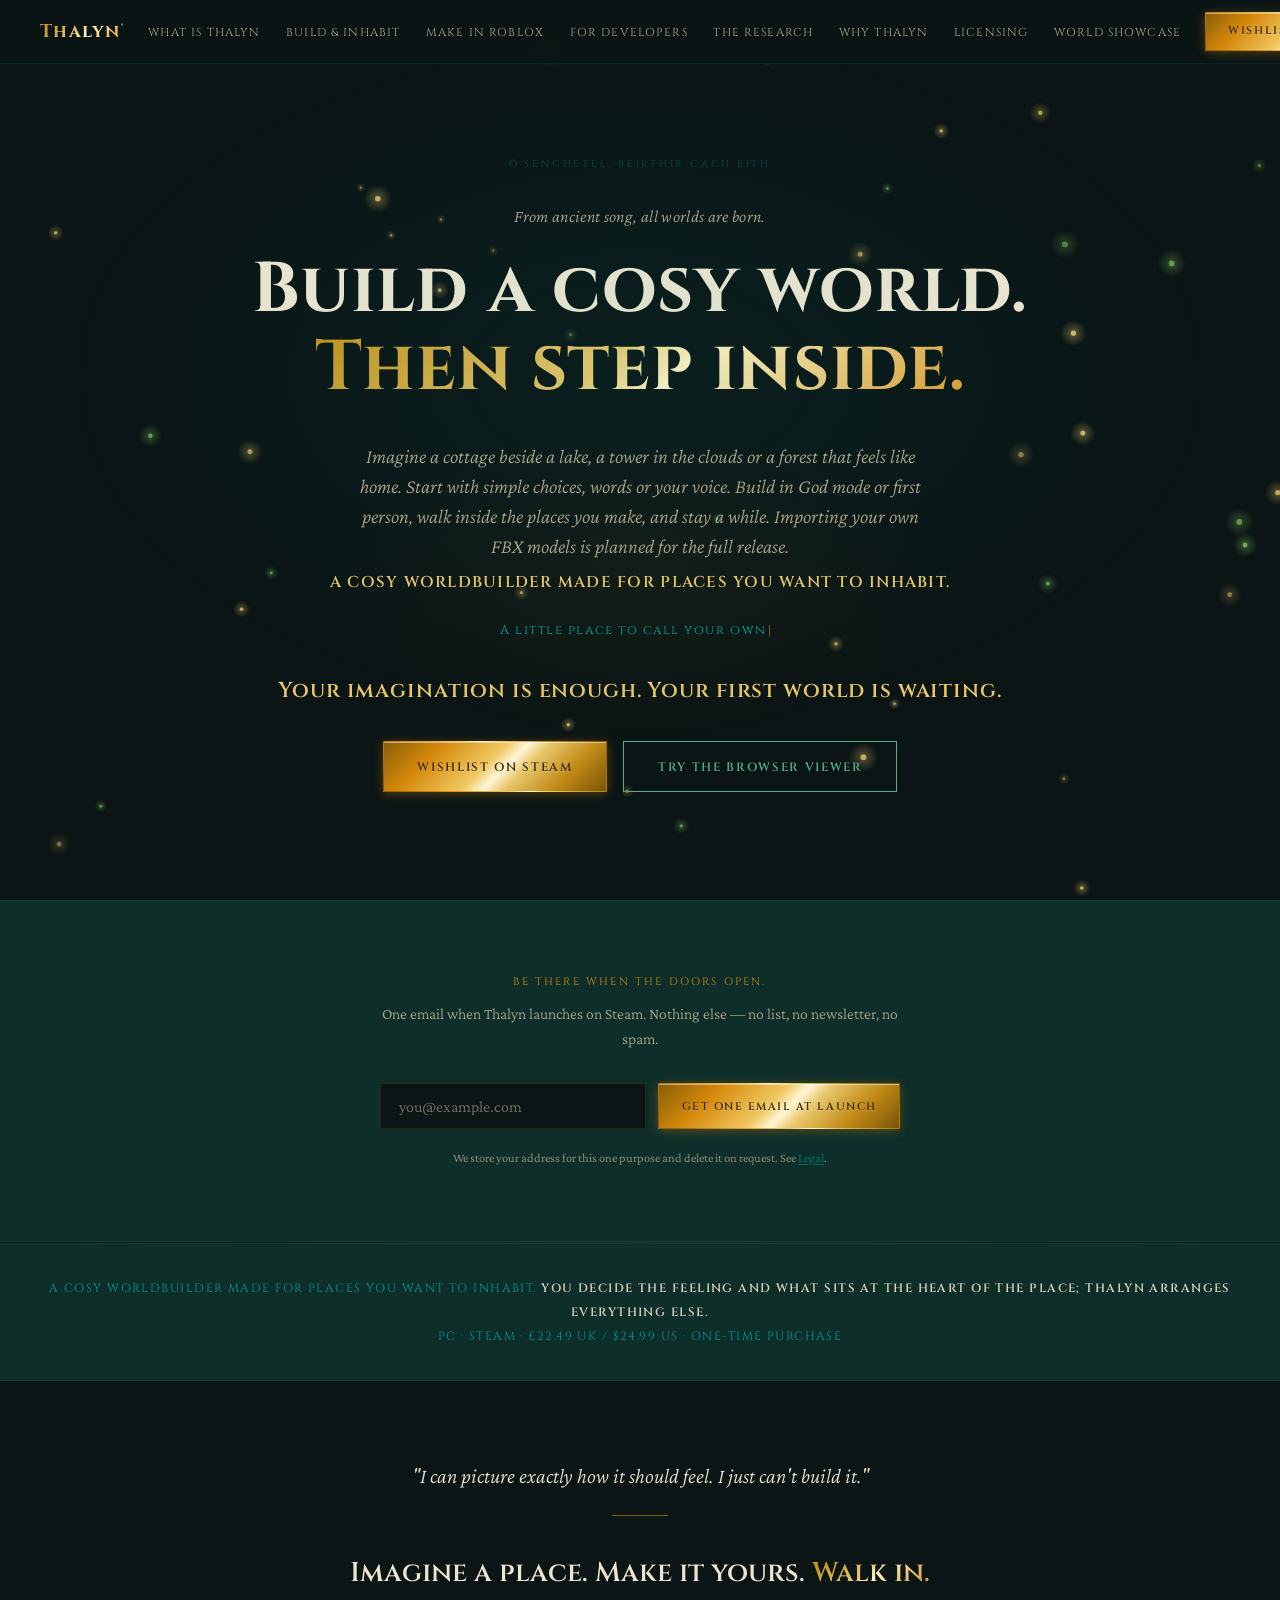
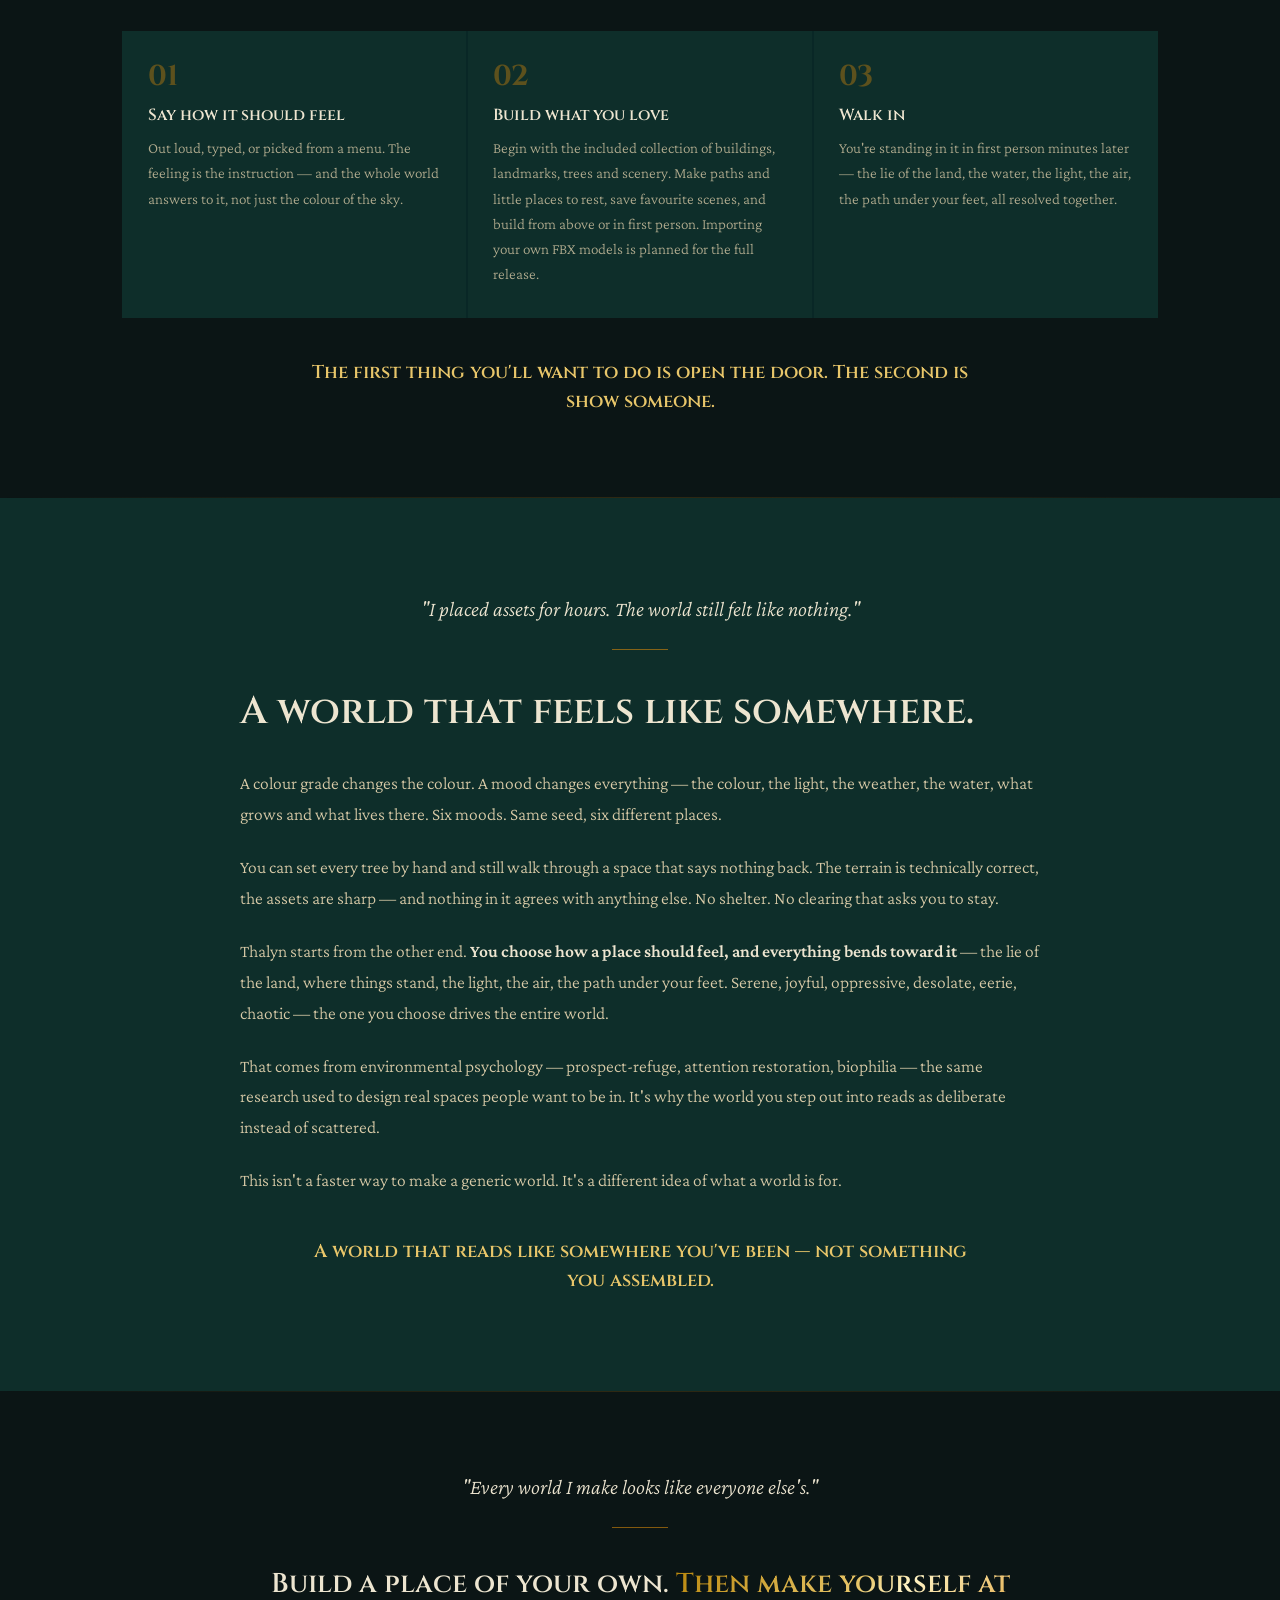
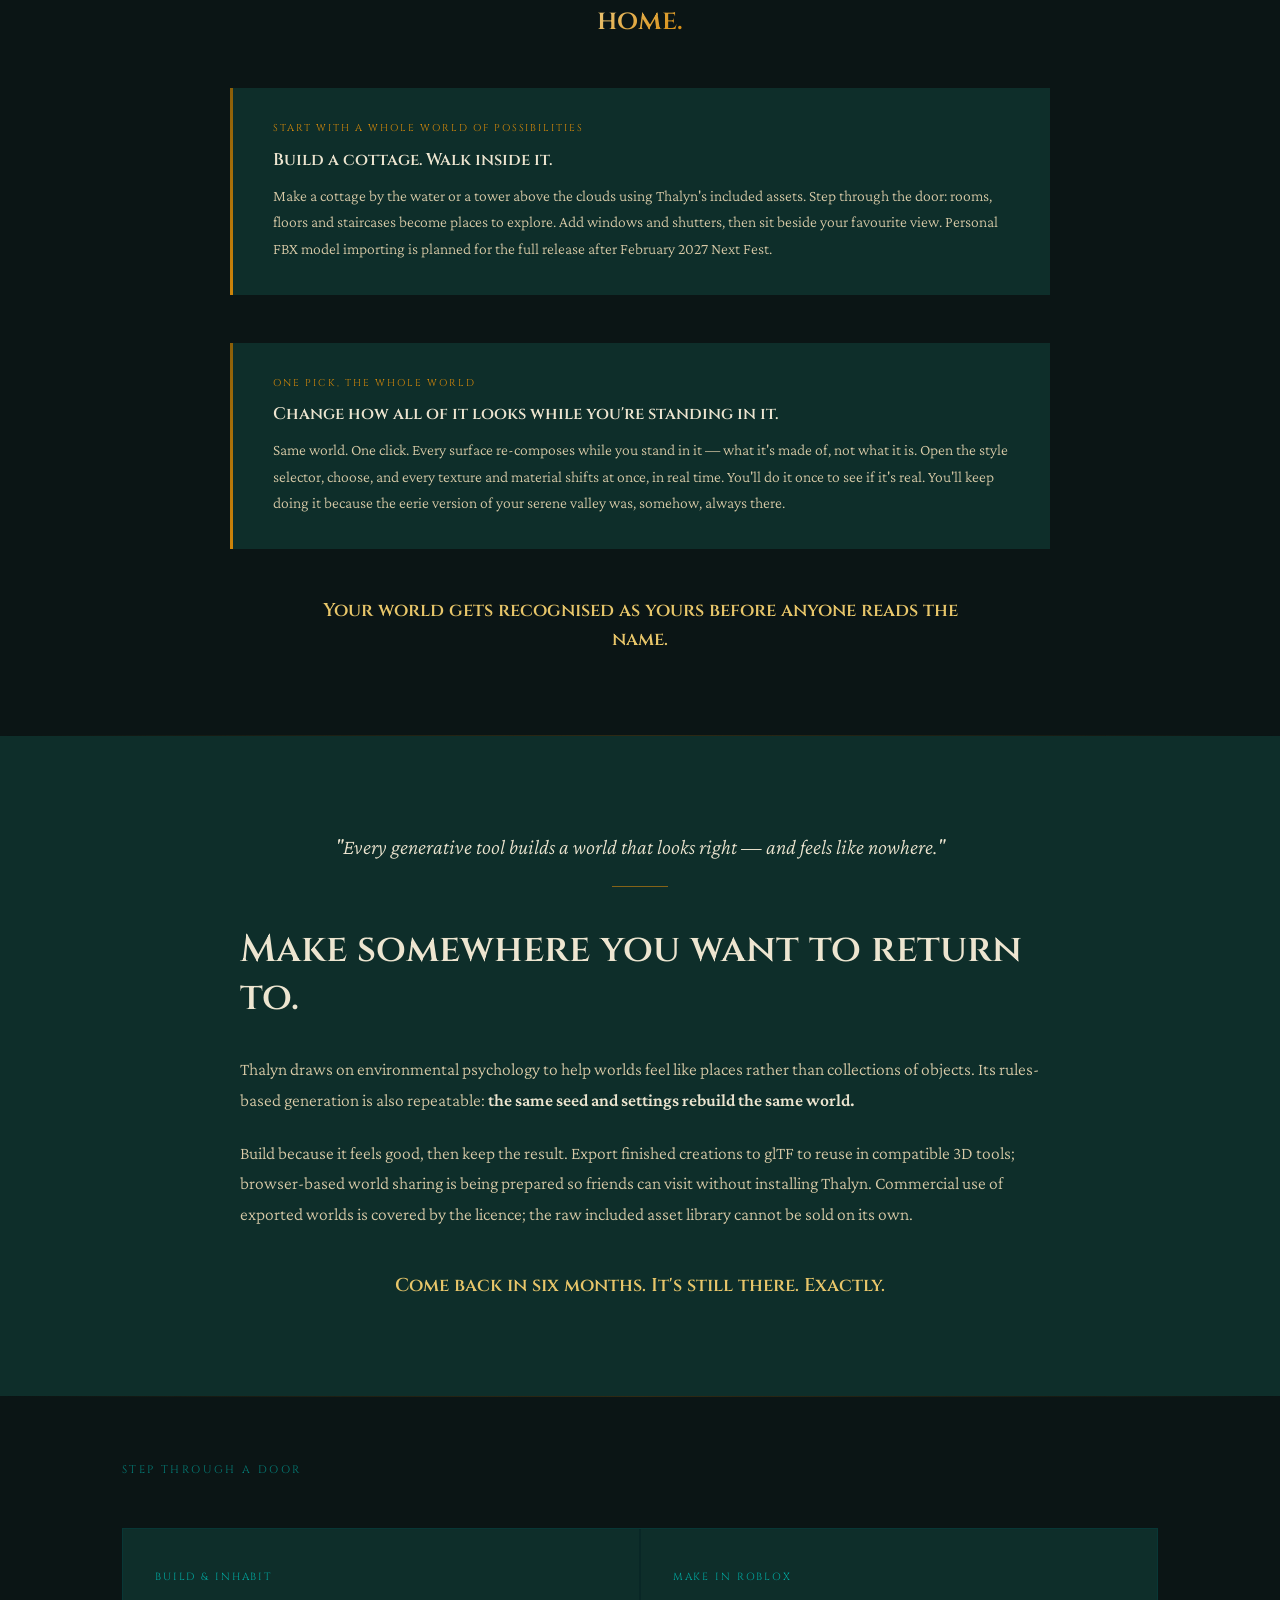
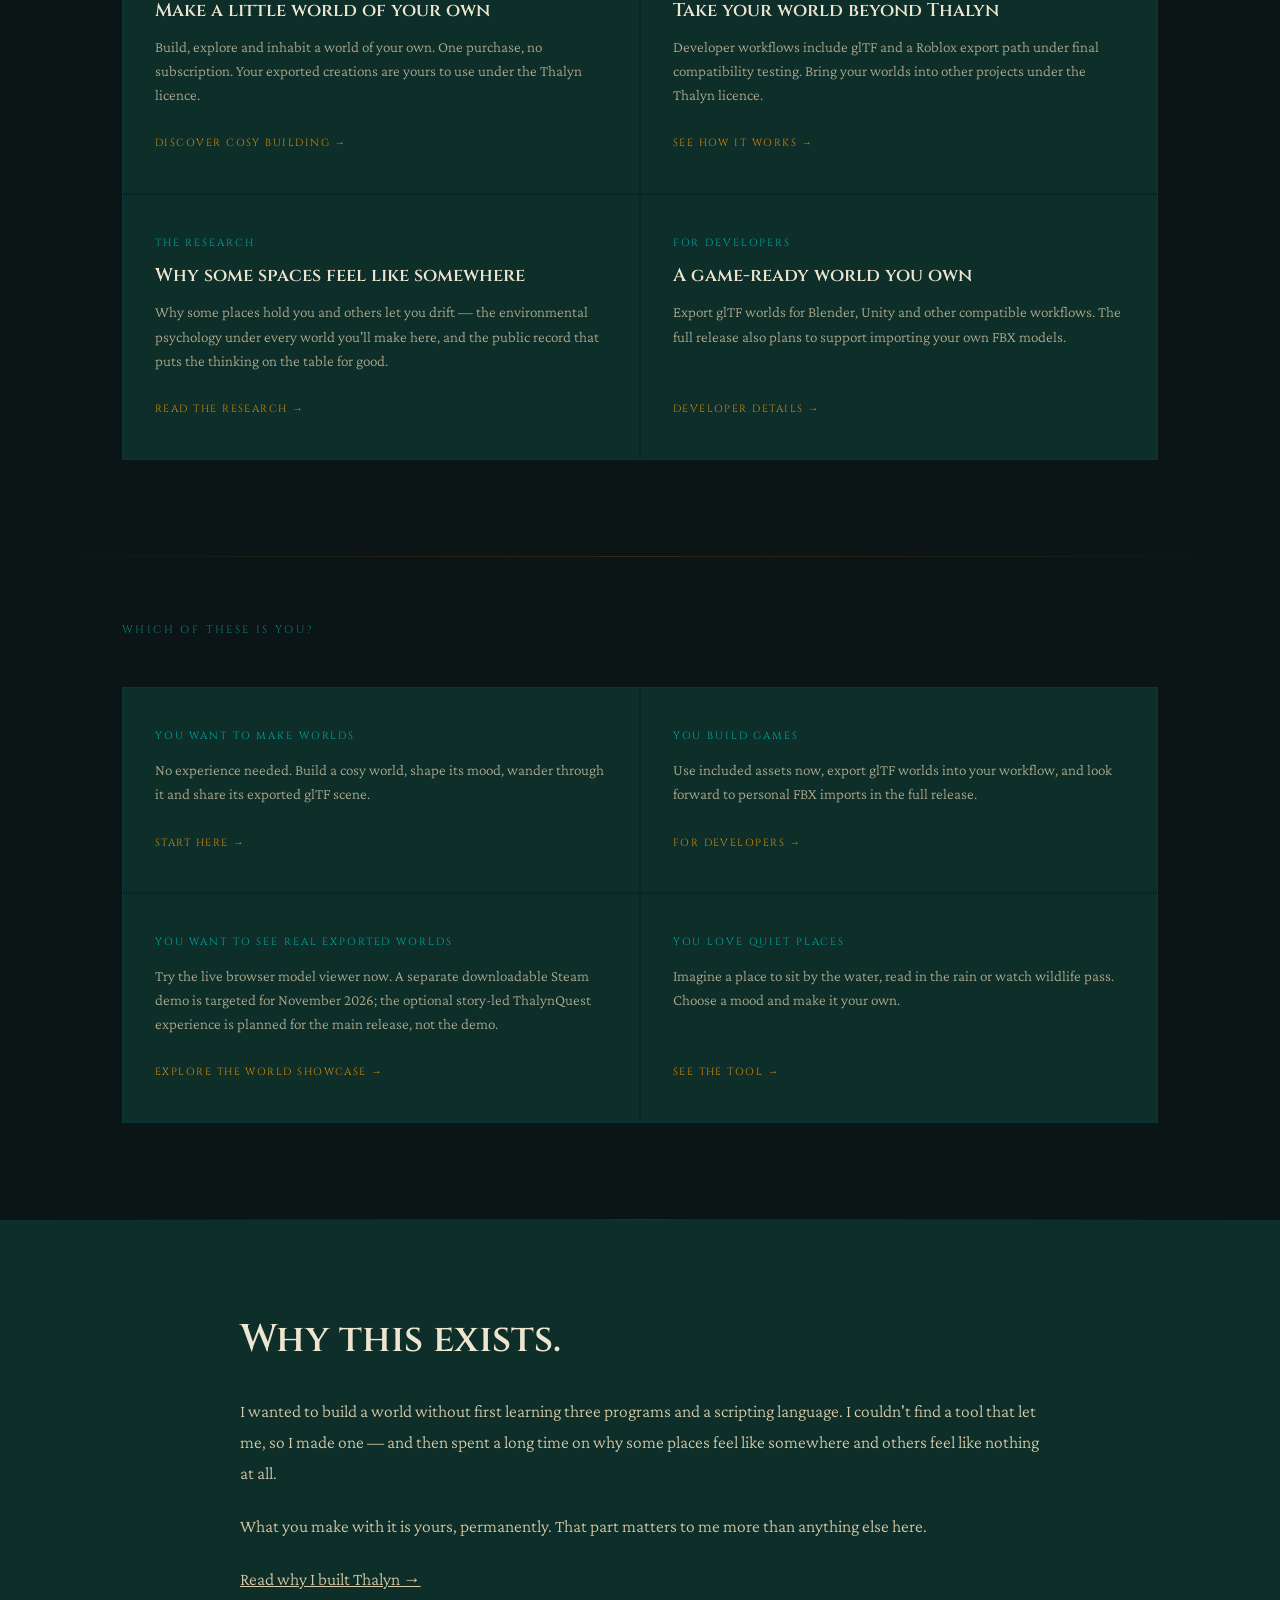
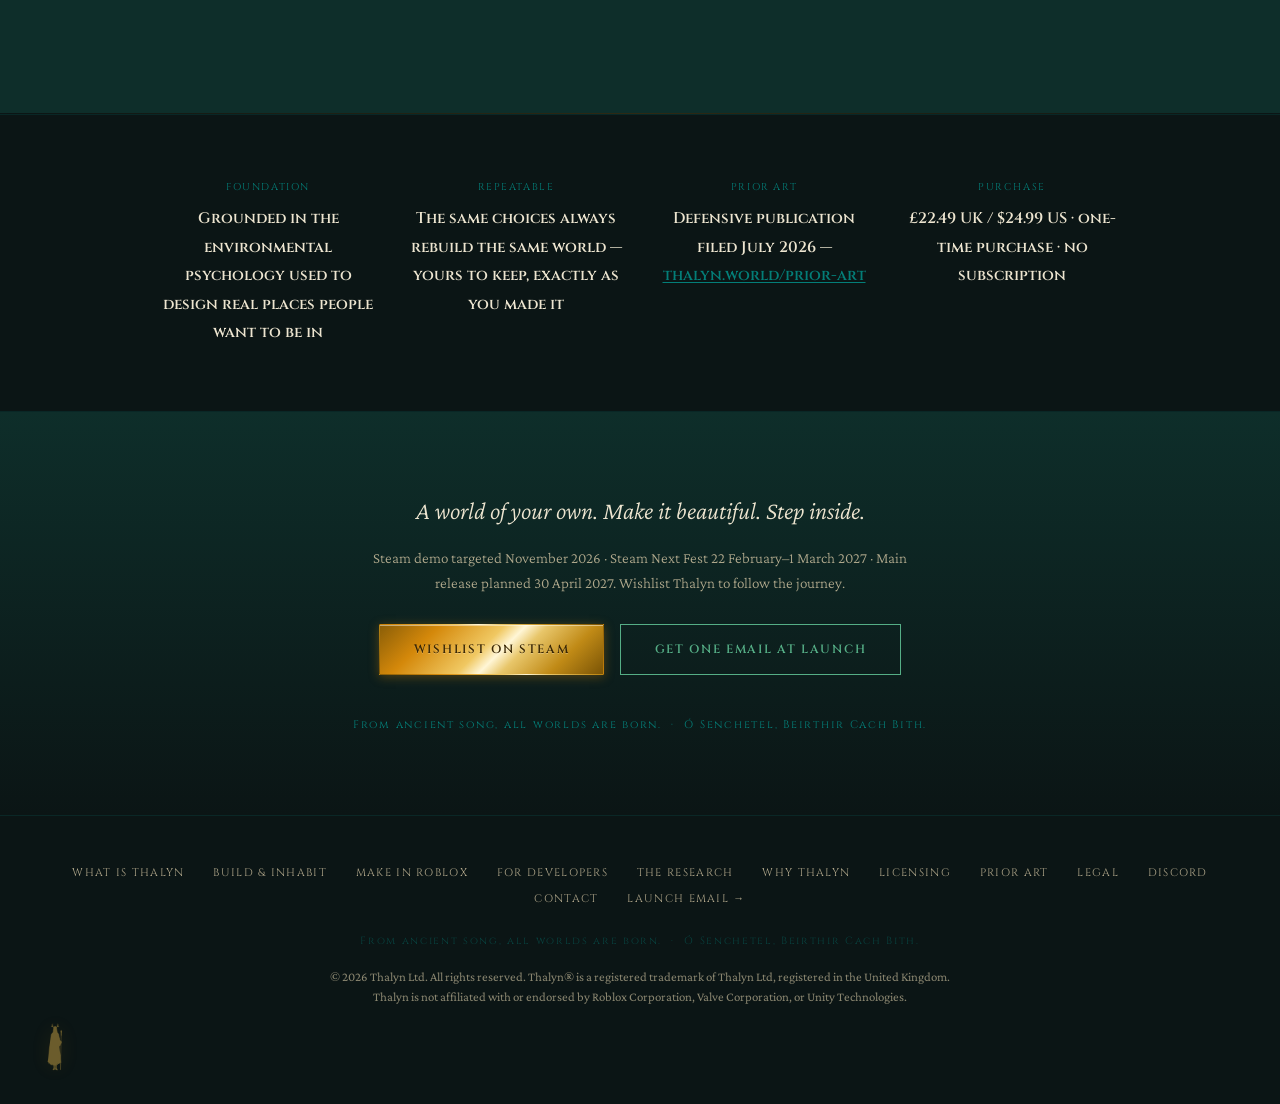
<file: index.html>
<!DOCTYPE html>
<html lang="en">
<head>
<meta charset="UTF-8">
<meta name="viewport" content="width=device-width, initial-scale=1.0">
<script>document.documentElement.classList.add('js');</script>
<title>Thalyn® — Build a cosy world. Then step inside.</title>
<meta name="description" content="Build a cosy world, then walk inside. Create cottages, gardens and places to stay. Build in God mode or first person, explore and share.">
<meta property="og:title" content="Thalyn® — 3D worlds you can walk into. Say how it should feel.">
<meta property="og:description" content="Make somewhere beautiful, then step inside. Create and inhabit cosy 3D worlds using simple choices, text or voice. Steam demo targeted November 2026.">
<meta property="og:type" content="website">
<meta property="og:url" content="https://thalyn.world/">
<meta property="og:image" content="https://thalyn.world/enhanced_4k_169_thalyn_splash_5_.webp">
<link rel="icon" href="/thalyn_figure_gold.png">
<link rel="preconnect" href="https://fonts.googleapis.com">
<link rel="preconnect" href="https://fonts.gstatic.com" crossorigin>
<link href="https://fonts.googleapis.com/css2?family=Cinzel:wght@400;600;700&family=Crimson+Pro:ital,wght@0,300;0,400;0,600;1,300;1,400&display=swap" rel="stylesheet">
<link rel="stylesheet" href="/assets/site.css">
<!--BEGIN:meta-->
<link rel="canonical" href="https://thalyn.world/">
<link rel="apple-touch-icon" href="/thalyn_figure_gold.png">
<meta name="theme-color" content="#0B1515">
<meta property="og:site_name" content="Thalyn">
<meta name="twitter:card" content="summary_large_image">
<meta name="twitter:image" content="https://thalyn.world/enhanced_4k_169_thalyn_splash_5_.webp">
<script type="application/ld+json">{"@context":"https://schema.org","@graph":[{"@type":"Organization","name":"Thalyn Ltd","url":"https://thalyn.world","logo":"https://thalyn.world/library_logo_650x360_transparent.png","sameAs":["https://discord.gg/UH9ukaR5Ew","https://store.steampowered.com/app/4581800/Thalyn/"]},{"@type":"WebSite","name":"Thalyn","url":"https://thalyn.world"}]}</script>
<!-- ANALYTICS_SNIPPET (P0-5): paste a cookieless analytics script tag here
     (Plausible or GoatCounter — no consent banner needed; never Google Analytics),
     then rebuild. app.js's trackEvent() already calls window.plausible(...) /
     window.goatcounter.count(...) if either exists, so Discord clicks, email-form
     submits, Steam-wishlist clicks and demo-world/GLB events start firing the
     moment a real snippet lands here. Currently absent — no analytics is running. -->
<!--END:meta-->
</head>
<body data-page="home">

<a class="skip-link" href="#main">Skip to content</a>

<!-- ─── NAV (shared markup — keep identical on every page) ─── -->
<!--BEGIN:nav-->
<header class="site-nav" data-open="false">
  <a href="/" class="nav-logo" aria-label="Thalyn home">Thalyn<sup>&reg;</sup></a>
  <ul id="nav-menu" class="nav-links">
    <li><a href="/what-is-thalyn/">What is Thalyn</a></li>
    <li><a href="/core/">Build &amp; Inhabit</a></li>
    <li><a href="/roblox/">Make in Roblox</a></li>
    <li><a href="/developers/">For Developers</a></li>
    <li><a href="/research/">The Research</a></li>
    <li><a href="/why-thalyn/">Why Thalyn</a></li>
    <li><a href="/licensing/">Licensing</a></li>
    <li><a href="/demo/">World Showcase</a></li>
  </ul>
  <div class="nav-actions">
    <a class="btn btn-primary btn-sm cta-steam" href="https://store.steampowered.com/app/4581800/Thalyn/" target="_blank" rel="noopener" data-label-steam="Wishlist on Steam" data-label-pending="Join the Discord">Wishlist on Steam</a>
    <button class="nav-toggle" aria-controls="nav-menu" aria-expanded="false" aria-label="Open menu"><svg viewBox="0 0 24 24" fill="none" stroke="currentColor" stroke-width="1.6" aria-hidden="true"><path d="M3 6h18M3 12h18M3 18h18"/></svg></button>
  </div>
</header>
<!--END:nav-->

<main id="main">

<!-- ─── HERO ─── -->
<section class="hero">
  <span class="hero-gaelic gaelic">Ó Senchetel, Beirthir Cach Bith</span>

  <p class="hero-kicker">From ancient song, all worlds are born.</p>

  <h1 class="hero-myth">Build a cosy world.<span class="hero-myth-next">Then step inside.</span></h1>

  <p class="hero-threshold">Imagine a cottage beside a lake, a tower in the clouds or a forest that feels like home. Start with simple choices, words or your voice. Build in God mode or first person, walk inside the places you make, and stay a while. Importing your own FBX models is planned for the full release.</p>

  <p class="hero-category">A cosy worldbuilder made for places you want to inhabit.</p>

  <div class="tw-wrap">
    <span class="tw-target" data-phrases='["A little place to call your own.","Build from above. Wander inside.","Light a fire. Listen to the rain.","Say how it should feel. Walk in."]'>A little place to call your own.</span>
  </div>

  <p class="hero-stamp">Your imagination is enough. Your first world is waiting.</p>

  <div class="cta-row">
    <a class="btn btn-primary cta-steam" href="https://store.steampowered.com/app/4581800/Thalyn/" target="_blank" rel="noopener"
       data-label-steam="Wishlist on Steam" data-label-pending="Join the Discord">Wishlist on Steam</a>
    <a class="btn btn-secondary" href="/demo/">Try the browser viewer</a>
  </div>
</section>

<!-- ─── EMAIL CAPTURE — the conversion path before Steam exists (P0-3) ─── -->
<section class="email-capture" id="email-capture">
  <div class="email-capture-inner">
    <span class="label">Be there when the doors open.</span>
    <p class="ec-sub">One email when Thalyn launches on Steam. Nothing else — no list, no newsletter, no spam.</p>
    <form class="email-capture-form">
      <input type="email" name="email" placeholder="you@example.com" required autocomplete="email" aria-label="Email address">
      <button type="submit" class="btn btn-primary btn-sm">Get one email at launch</button>
    </form>
    <p class="email-capture-status" hidden></p>
    <small class="ec-fine">We store your address for this one purpose and delete it on request. See <a href="/legal/">Legal</a>.</small>
  </div>
</section>

<div class="divider"></div>

<!-- ─── CATEGORY ─── -->
<div class="category-strip">
  <p>A cosy worldbuilder made for places you want to inhabit. <strong>You decide the feeling and what sits at the heart of the place; Thalyn arranges everything else.</strong><br>PC · Steam · £22.49 UK / $24.99 US · one-time purchase</p>
</div>

<!-- ─── MIRROR 1 — the dreamer: say it, place it, walk in ─── -->
<section class="section wrap">
  <p class="mirror-quote">"I can picture exactly how it should feel. I just can't build it."</p>
  <h2 class="hook">Imagine a place. Make it yours. <em>Walk&nbsp;in.</em></h2>
  <div class="steps">
    <div class="step reveal">
      <div class="step-num">01</div>
      <h3>Say how it should feel</h3>
      <p>Out loud, typed, or picked from a menu. The feeling is the instruction — and the whole world answers to it, not just the colour of the sky.</p>
    </div>
    <div class="step reveal">
      <div class="step-num">02</div>
      <h3>Build what you love</h3>
      <p>Begin with the included collection of buildings, landmarks, trees and scenery. Make paths and little places to rest, save favourite scenes, and build from above or in first person. Importing your own FBX models is planned for the full release.</p>
    </div>
    <div class="step reveal">
      <div class="step-num">03</div>
      <h3>Walk in</h3>
      <p>You're standing in it in first person minutes later — the lie of the land, the water, the light, the air, the path under your feet, all resolved together.</p>
    </div>
  </div>
  <p class="after-state">The first thing you'll want to do is open the door. The second is show someone.</p>
</section>

<div class="divider"></div>

<!-- ─── MIRROR 2 — coherence: a world that feels like somewhere ─── -->
<section class="meaning">
  <div class="meaning-inner">
    <p class="mirror-quote">"I placed assets for hours. The world still felt like nothing."</p>
    <h2>A world that feels like somewhere.</h2>
    <p>A colour grade changes the colour. A mood changes everything — the colour, the light, the weather, the water, what grows and what lives there. Six moods. Same seed, six different places.</p>
    <p>You can set every tree by hand and still walk through a space that says nothing back. The terrain is technically correct, the assets are sharp — and nothing in it agrees with anything else. No shelter. No clearing that asks you to stay.</p>
    <p>Thalyn starts from the other end. <strong>You choose how a place should feel, and everything bends toward it</strong> — the lie of the land, where things stand, the light, the air, the path under your feet. Serene, joyful, oppressive, desolate, eerie, chaotic — the one you choose drives the entire world.</p>
    <p>That comes from environmental psychology — prospect-refuge, attention restoration, biophilia — the same research used to design real spaces people want to be in. It's why the world you step out into reads as deliberate instead of scattered.</p>
    <p>This isn't a faster way to make a generic world. It's a different idea of what a world is for.</p>
    <p class="after-state">A world that reads like somewhere you've been — not something you assembled.</p>
  </div>
</section>

<div class="divider"></div>

<!-- ─── MIRROR 3 — yours: your own model, your own look ─── -->
<section class="section wrap">
  <p class="mirror-quote">"Every world I make looks like everyone else's."</p>
  <h2 class="hook">Build a place of your own. <em>Then make yourself at home.</em></h2>

  <div class="callout reveal">
    <span class="label">Start with a whole world of possibilities</span>
    <h3>Build a cottage. Walk inside it.</h3>
    <p>Make a cottage by the water or a tower above the clouds using Thalyn's included assets. Step through the door: rooms, floors and staircases become places to explore. Add windows and shutters, then sit beside your favourite view. Personal FBX model importing is planned for the full release after February 2027 Next Fest.</p>
  </div>

  <div class="callout reveal">
    <span class="label">One pick, the whole world</span>
    <h3>Change how all of it looks while you're standing in it.</h3>
    <p>Same world. One click. Every surface re-composes while you stand in it — what it's made of, not what it is. Open the style selector, choose, and every texture and material shifts at once, in real time. You'll do it once to see if it's real. You'll keep doing it because the eerie version of your serene valley was, somehow, always there.</p>
  </div>

  <p class="after-state">Your world gets recognised as yours before anyone reads the name.</p>
</section>

<!-- ─── PROOF: RESKIN LOOP (P1-1) — AWAITING reskin-loop.mp4/.webm.
     Uncomment once the asset lands (≤4MB, muted/autoplay/loop/playsinline);
     CSS (.proof-video) is already built in assets/site.css.
<section class="proof-video reveal">
  <span class="label">One pick. A whole new world.</span>
  <video autoplay muted loop playsinline poster="/enhanced_4k_169_thalyn_splash_5_.webp">
    <source src="/assets/reskin-loop.webm" type="video/webm">
    <source src="/assets/reskin-loop.mp4" type="video/mp4">
  </video>
  <p class="pv-cap">Same world. One click. Every surface re-composes while you stand in it — what it's made of, not what it is.</p>
</section>
-->

<div class="divider"></div>

<!-- ─── MIRROR 4 — the sceptic: deterministic, and yours to keep ─── -->
<section class="meaning">
  <div class="meaning-inner">
    <p class="mirror-quote">"Every generative tool builds a world that looks right — and feels like nowhere."</p>
    <h2>Make somewhere you want to return to.</h2>
    <p>Thalyn draws on environmental psychology to help worlds feel like places rather than collections of objects. Its rules-based generation is also repeatable: <strong>the same seed and settings rebuild the same world.</strong></p>
    <p>Build because it feels good, then keep the result. Export finished creations to glTF to reuse in compatible 3D tools; browser-based world sharing is being prepared so friends can visit without installing Thalyn. Commercial use of exported worlds is covered by the licence; the raw included asset library cannot be sold on its own.</p>
    <p class="after-state">Come back in six months. It's still there. Exactly.</p>
  </div>
</section>

<div class="divider"></div>

<!-- ─── DOORS — the four ways through the site ─── -->
<section class="section doors wrap">
  <span class="eyebrow">Step through a door</span>
  <div class="doors-grid is-2x2">
    <a href="/core/" class="door reveal">
      <span class="door-label">Build &amp; Inhabit</span>
      <span class="door-title">Make a little world of your own</span>
      <span class="door-desc">Build, explore and inhabit a world of your own. One purchase, no subscription. Your exported creations are yours to use under the Thalyn licence.</span>
      <span class="door-cta">Discover cosy building →</span>
    </a>
    <a href="/roblox/" class="door reveal">
      <span class="door-label">Make in Roblox</span>
      <span class="door-title">Take your world beyond Thalyn</span>
      <span class="door-desc">Developer workflows include glTF and a Roblox export path under final compatibility testing. Bring your worlds into other projects under the Thalyn licence.</span>
      <span class="door-cta">See how it works →</span>
    </a>
    <a href="/research/" class="door reveal">
      <span class="door-label">The Research</span>
      <span class="door-title">Why some spaces feel like somewhere</span>
      <span class="door-desc">Why some places hold you and others let you drift — the environmental psychology under every world you'll make here, and the public record that puts the thinking on the table for good.</span>
      <span class="door-cta">Read the research →</span>
    </a>
    <a href="/developers/" class="door reveal">
      <span class="door-label">For Developers</span>
      <span class="door-title">A game-ready world you own</span>
      <span class="door-desc">Export glTF worlds for Blender, Unity and other compatible workflows. The full release also plans to support importing your own FBX models.</span>
      <span class="door-cta">Developer details →</span>
    </a>
  </div>
</section>

<div class="divider"></div>

<!-- ─── FIND YOUR WAY IN — second-person buckets ─── -->
<section class="section doors wrap">
  <span class="eyebrow">Which of these is you?</span>
  <div class="doors-grid is-2x2">
    <a href="/core/" class="door reveal">
      <span class="door-label">You want to make worlds</span>
      <span class="door-desc">No experience needed. Build a cosy world, shape its mood, wander through it and share its exported glTF scene.</span>
      <span class="door-cta">Start here →</span>
    </a>
    <a href="/developers/" class="door reveal">
      <span class="door-label">You build games</span>
      <span class="door-desc">Use included assets now, export glTF worlds into your workflow, and look forward to personal FBX imports in the full release.</span>
      <span class="door-cta">For developers →</span>
    </a>
    <a href="/demo/" class="door reveal">
      <span class="door-label">You want to see real exported worlds</span>
      <span class="door-desc">Try the live browser model viewer now. A separate downloadable Steam demo is targeted for November 2026; the optional story-led ThalynQuest experience is planned for the main release, not the demo.</span>
      <span class="door-cta">Explore the World Showcase →</span>
    </a>
    <a href="/core/" class="door reveal">
      <span class="door-label">You love quiet places</span>
      <span class="door-desc">Imagine a place to sit by the water, read in the rain or watch wildlife pass. Choose a mood and make it your own.</span>
      <span class="door-cta">See the tool →</span>
    </a>
  </div>
</section>

<!-- ─── PROOF: WALK CLIP (P1-2) — AWAITING walk-loop.mp4/.webm.
     Uncomment once the asset lands (≤6MB, muted/autoplay/loop/playsinline);
     CSS (.proof-video) is already built in assets/site.css.
<section class="proof-video reveal">
  <span class="label">You're here to explore</span>
  <video autoplay muted loop playsinline poster="/enhanced_4k_169_thalyn_splash_5_.webp">
    <source src="/assets/walk-loop.webm" type="video/webm">
    <source src="/assets/walk-loop.mp4" type="video/mp4">
  </video>
  <p class="pv-cap">Wander ones that don't feel like nowhere — each grown from a single feeling.</p>
</section>
-->

<div class="divider"></div>

<!-- ─── FOUNDER NOTE ─── -->
<section class="meaning">
  <div class="meaning-inner">
    <h2>Why this exists.</h2>
    <p>I wanted to build a world without first learning three programs and a scripting language. I couldn't find a tool that let me, so I made one &mdash; and then spent a long time on why some places feel like somewhere and others feel like nothing at all.</p>
    <p>What you make with it is yours, permanently. That part matters to me more than anything else here.</p>
    <p><a href="/why-thalyn/">Read why I built Thalyn &rarr;</a></p>
  </div>
</section>

<div class="divider"></div>

<!-- ─── CONFIDENCE ─── -->
<section class="confidence">
  <div class="confidence-inner">
    <div class="conf-item">
      <span class="conf-label">Foundation</span>
      <span class="conf-value">Grounded in the environmental psychology used to design real places people want to be in</span>
    </div>
    <div class="conf-item">
      <span class="conf-label">Repeatable</span>
      <span class="conf-value">The same choices always rebuild the same world — yours to keep, exactly as you made it</span>
    </div>
    <div class="conf-item">
      <span class="conf-label">Prior art</span>
      <span class="conf-value">Defensive publication filed July 2026 — <a href="/prior-art/">thalyn.world/prior-art</a></span>
    </div>
    <div class="conf-item">
      <span class="conf-label">Purchase</span>
      <span class="conf-value">£22.49 UK / $24.99 US · one-time purchase · no subscription</span>
    </div>
  </div>
</section>

<!-- ─── CLOSE — hand the story back ─── -->
<section class="mission">
  <p class="mission-statement">A world of your own. Make it beautiful. Step inside.</p>
  <p class="mission-connected">Steam demo targeted November 2026 · Steam Next Fest 22 February–1 March 2027 · Main release planned 30 April 2027. Wishlist Thalyn to follow the journey.</p>
  <div class="cta-row">
    <a class="btn btn-primary cta-steam" href="https://store.steampowered.com/app/4581800/Thalyn/" target="_blank" rel="noopener"
       data-label-steam="Wishlist on Steam" data-label-pending="Join the Discord">Wishlist on Steam</a>
    <a class="btn btn-secondary" href="/#email-capture">Get one email at launch</a>
  </div>
  <p class="mission-gaelic" style="margin-top:2.6rem">From ancient song, all worlds are born. &nbsp;·&nbsp; Ó Senchetel, Beirthir Cach Bith.</p>
</section>

</main>

<!-- ─── FOOTER (shared markup — keep identical on every page) ─── -->
<!--BEGIN:footer-->
<footer class="site-footer">
  <nav class="footer-links" aria-label="Footer">
    <a href="/what-is-thalyn/">What is Thalyn</a>
    <a href="/core/">Build &amp; Inhabit</a>
    <a href="/roblox/">Make in Roblox</a>
    <a href="/developers/">For Developers</a>
    <a href="/research/">The Research</a>
    <a href="/why-thalyn/">Why Thalyn</a>
    <a href="/licensing/">Licensing</a>
    <a href="/prior-art/">Prior Art</a>
    <a href="/legal/">Legal</a>
    <a href="https://discord.gg/UH9ukaR5Ew" target="_blank" rel="noopener">Discord</a>
    <a href="mailto:hello@thalyn.world">Contact</a>
    <a href="/#email-capture">Launch email &rarr;</a>
  </nav>
  <span class="footer-gaelic">From ancient song, all worlds are born. &nbsp;&middot;&nbsp; &Oacute; Senchetel, Beirthir Cach Bith.</span>
  <p class="footer-legal">&copy; 2026 Thalyn Ltd. All rights reserved. Thalyn&reg; is a registered trademark of Thalyn Ltd, registered in the United Kingdom.<br>Thalyn is not affiliated with or endorsed by Roblox Corporation, Valve Corporation, or Unity Technologies.</p>
</footer>
<!--END:footer-->

<a href="/" class="thalyn-mark" aria-label="Thalyn home"><img src="/thalyn_figure_gold.png" alt="" width="64"></a>

<canvas id="ember-canvas" aria-hidden="true"></canvas>
<script src="/assets/app.js" defer></script>
</body>
</html>
</file>
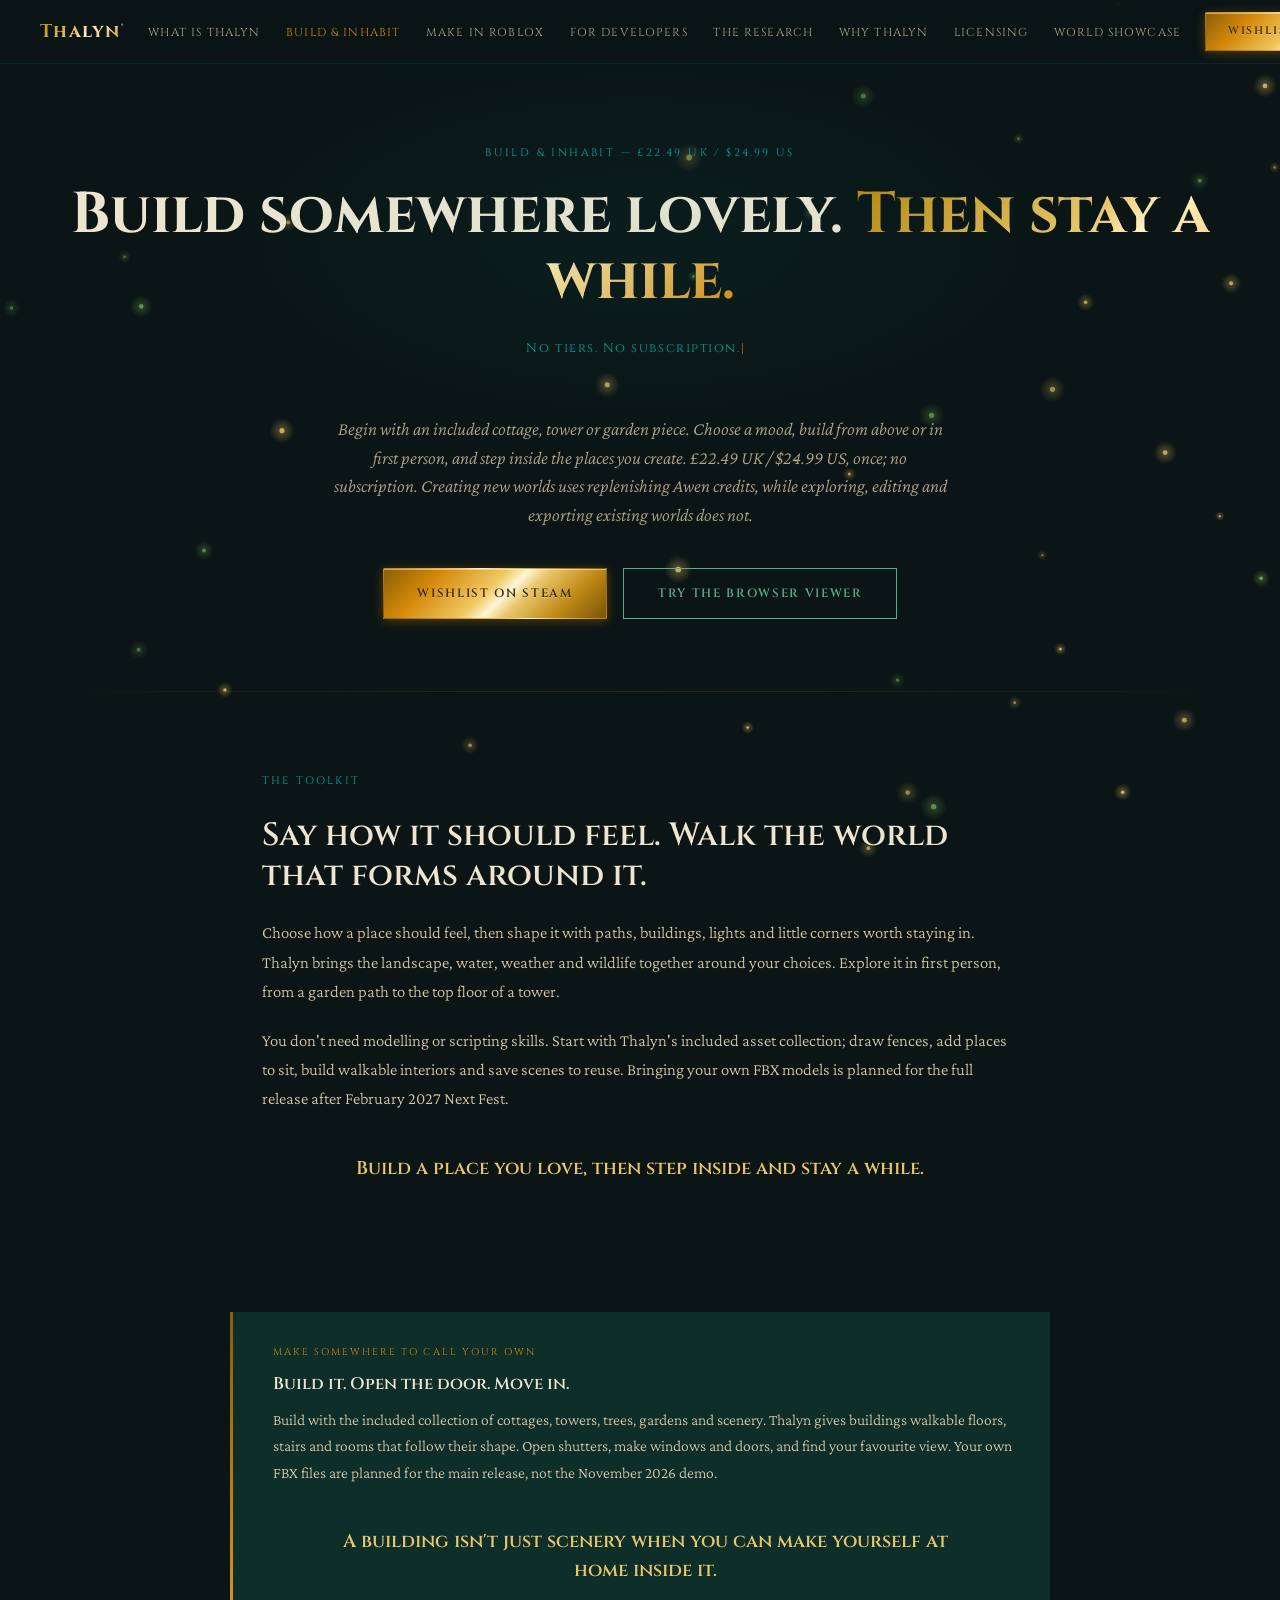
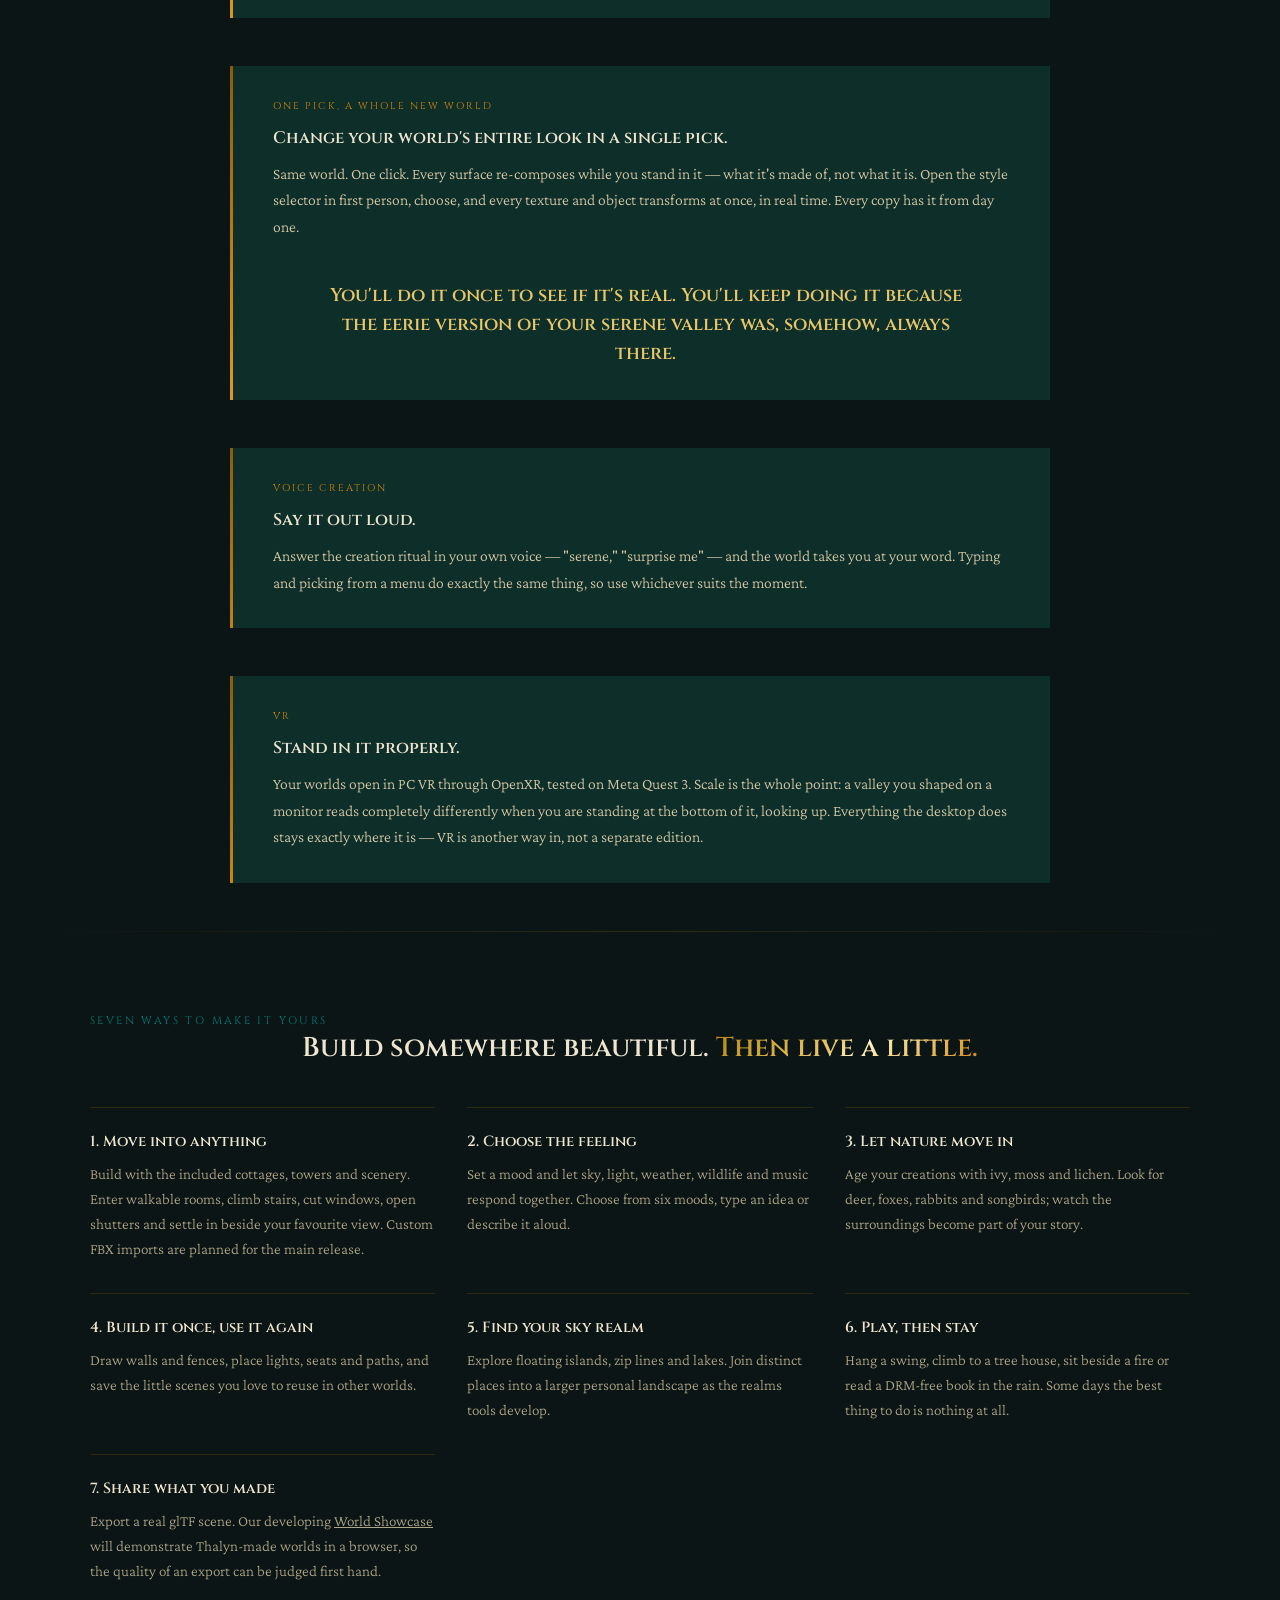
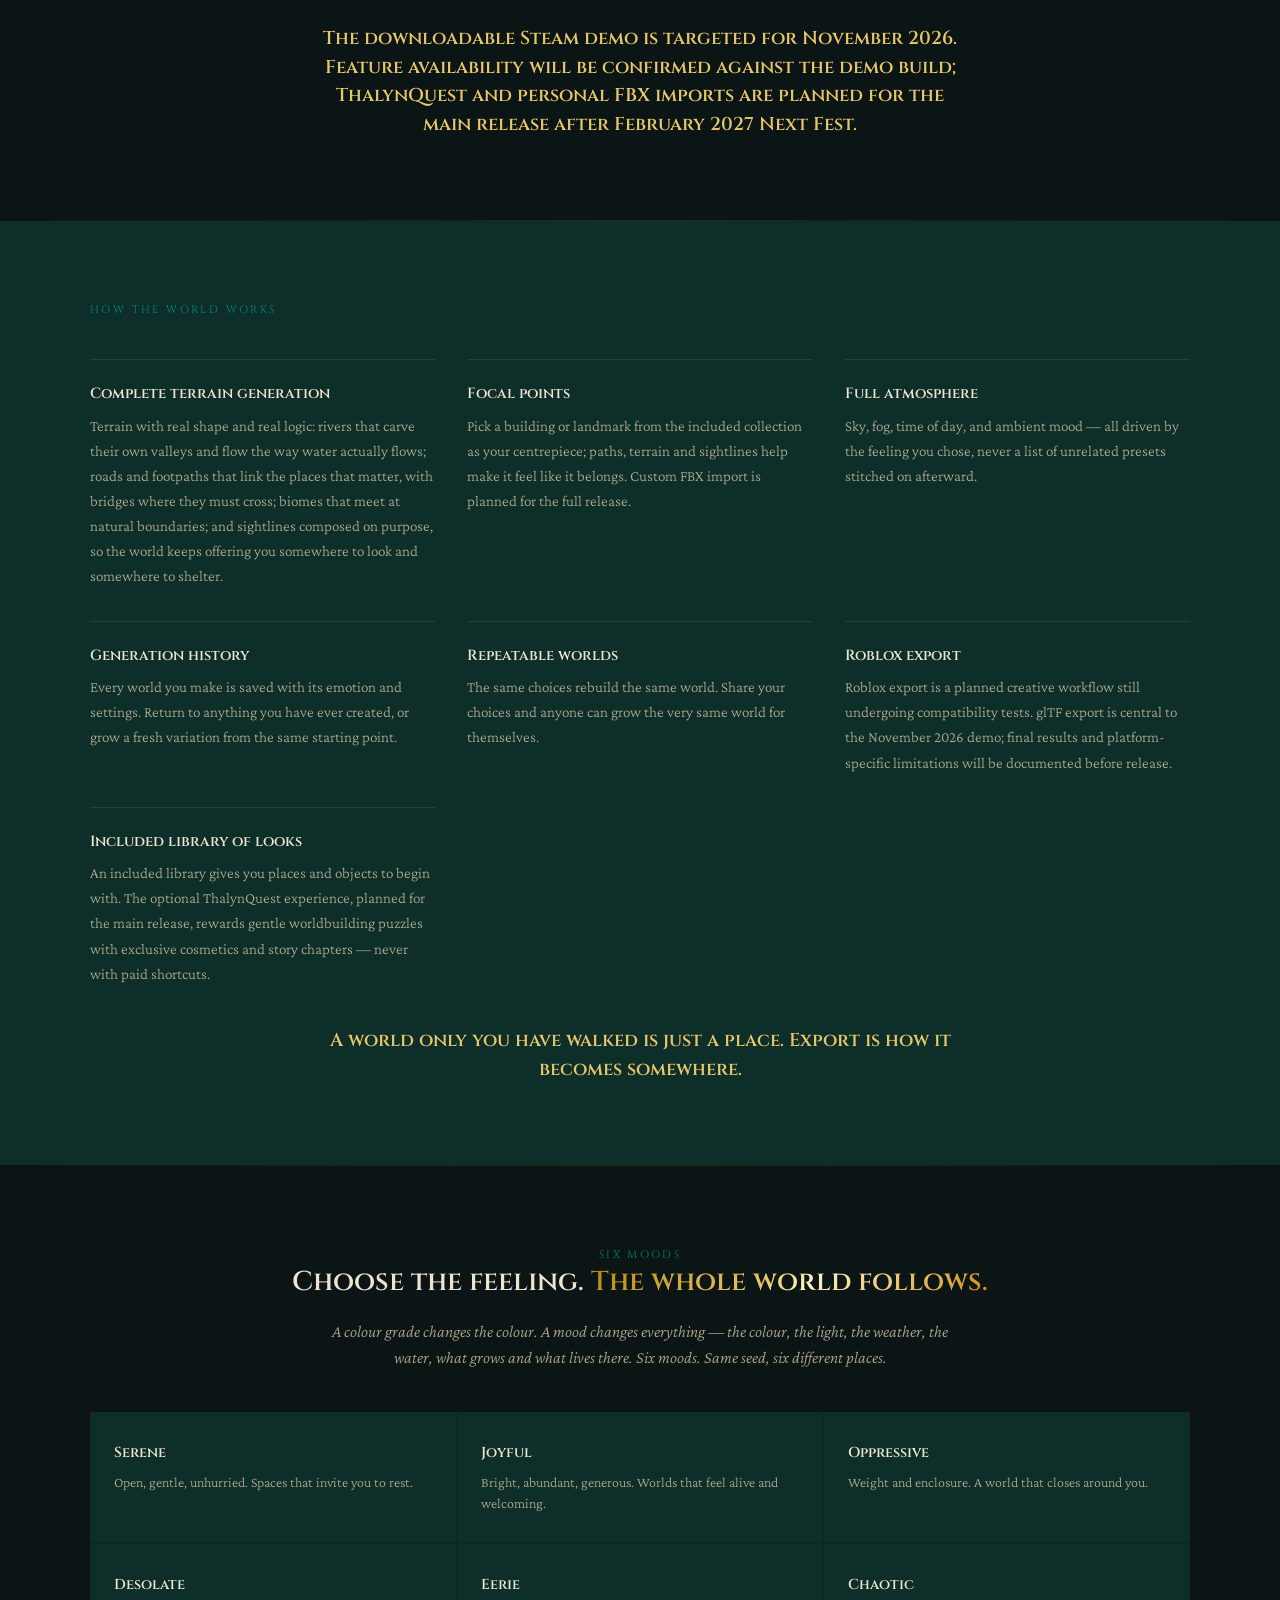
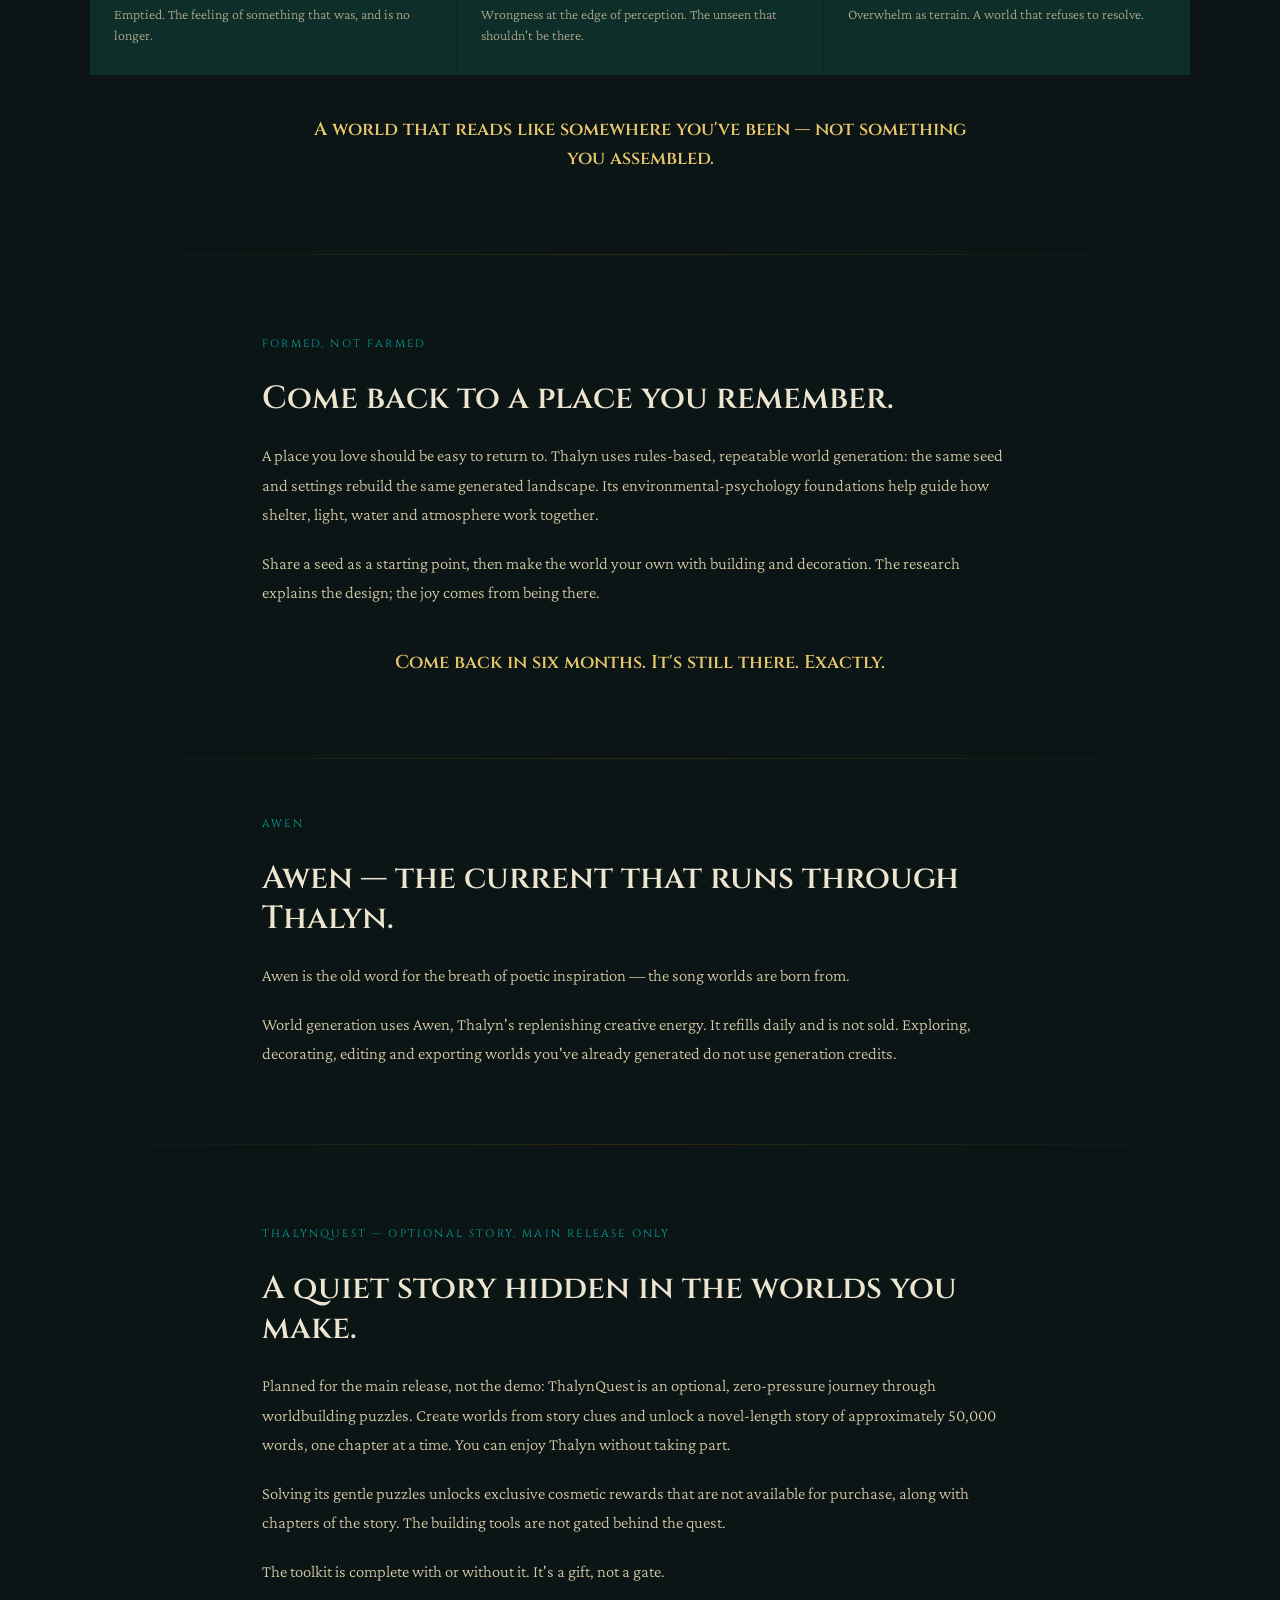
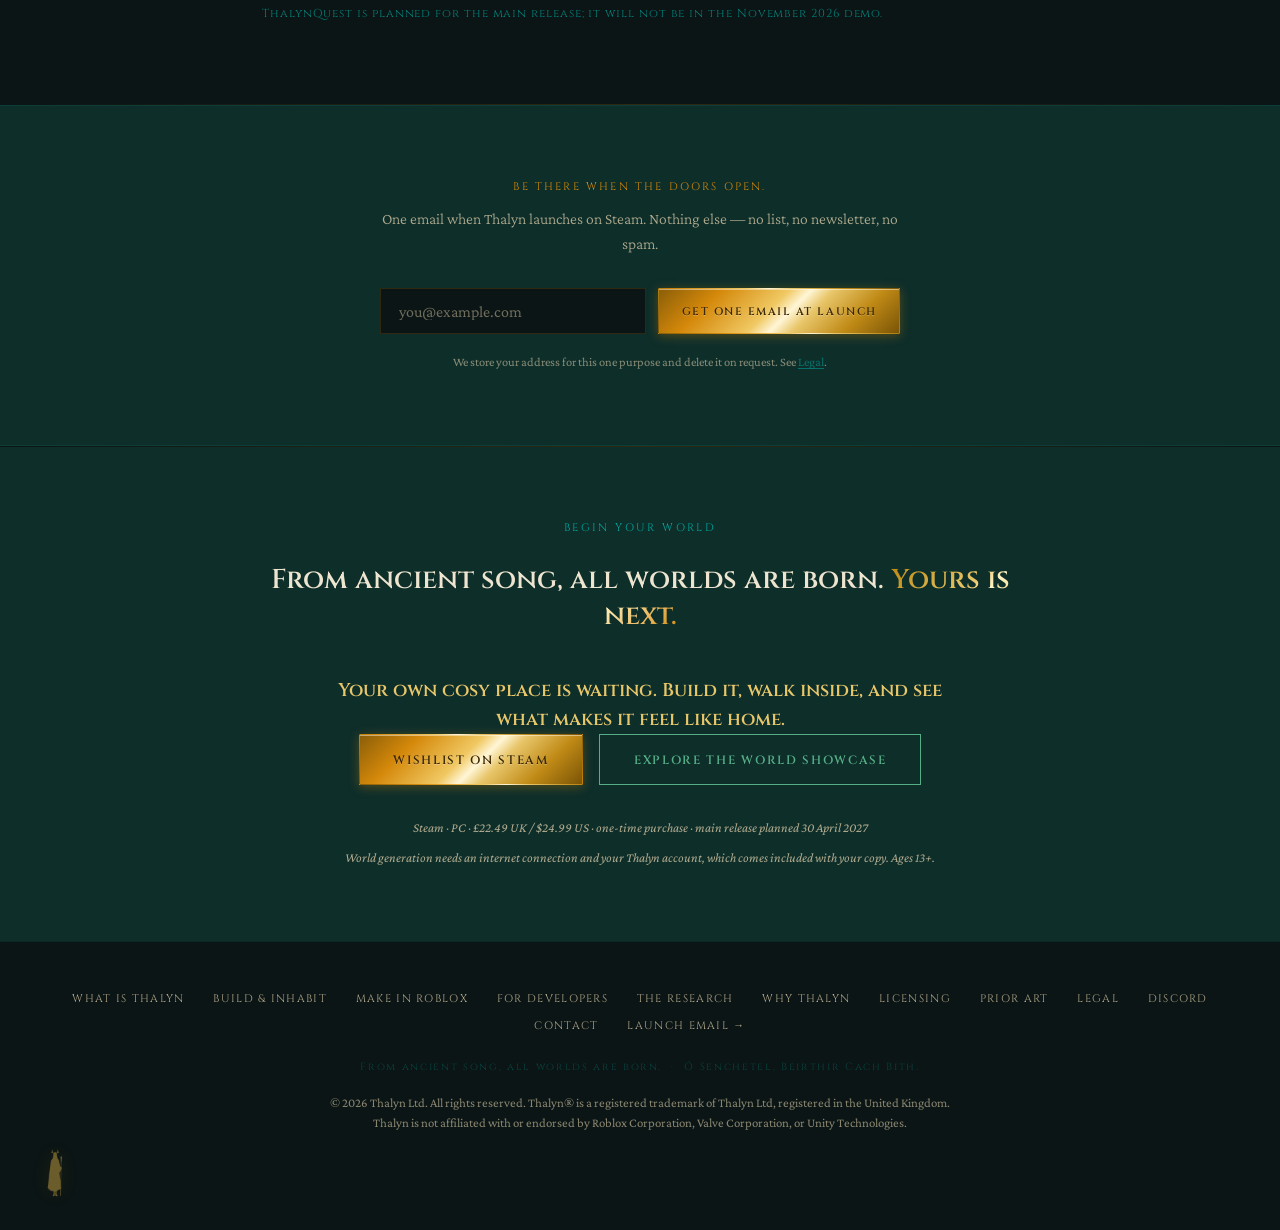
<file: core/index.html>
<!DOCTYPE html>
<html lang="en">
<head>
<meta charset="UTF-8">
<meta name="viewport" content="width=device-width, initial-scale=1.0">
<script>document.documentElement.classList.add('js');</script>
<title>Thalyn — Build &amp; Inhabit a Cosy World</title>
<meta name="description" content="Create cosy worlds, build cottages and gardens, and step inside the places you make. Shape the mood with simple choices, words or voice. £22.49 UK / $24.99 US, one-time purchase.">
<meta property="og:title" content="Thalyn — The Tool: One Purchase, Everything Included">
<meta property="og:description" content="Build a place of your own, then wander through it. Cosy tools, six moods, first-person inhabitation and glTF export. £22.49 UK / $24.99 US, paid once.">
<meta property="og:type" content="website">
<meta property="og:url" content="https://thalyn.world/core/">
<meta property="og:image" content="https://thalyn.world/enhanced_4k_169_thalyn_splash_5_.webp">
<link rel="icon" href="/thalyn_figure_gold.png">
<link rel="preconnect" href="https://fonts.googleapis.com">
<link rel="preconnect" href="https://fonts.gstatic.com" crossorigin>
<link href="https://fonts.googleapis.com/css2?family=Cinzel:wght@400;600;700&family=Crimson+Pro:ital,wght@0,300;0,400;0,600;1,300;1,400&display=swap" rel="stylesheet">
<link rel="stylesheet" href="/assets/site.css">
<!--BEGIN:meta-->
<link rel="canonical" href="https://thalyn.world/core/">
<link rel="apple-touch-icon" href="/thalyn_figure_gold.png">
<meta name="theme-color" content="#0B1515">
<meta property="og:site_name" content="Thalyn">
<meta name="twitter:card" content="summary_large_image">
<meta name="twitter:image" content="https://thalyn.world/enhanced_4k_169_thalyn_splash_5_.webp">
<script type="application/ld+json">{"@context":"https://schema.org","@graph":[{"@type":"Organization","name":"Thalyn Ltd","url":"https://thalyn.world","logo":"https://thalyn.world/library_logo_650x360_transparent.png","sameAs":["https://discord.gg/UH9ukaR5Ew","https://store.steampowered.com/app/4581800/Thalyn/"]},{"@type":"WebSite","name":"Thalyn","url":"https://thalyn.world"}]}</script>
<!-- ANALYTICS_SNIPPET (P0-5): paste a cookieless analytics script tag here
     (Plausible or GoatCounter — no consent banner needed; never Google Analytics),
     then rebuild. app.js's trackEvent() already calls window.plausible(...) /
     window.goatcounter.count(...) if either exists, so Discord clicks, email-form
     submits, Steam-wishlist clicks and demo-world/GLB events start firing the
     moment a real snippet lands here. Currently absent — no analytics is running. -->
<!--END:meta-->
<style>
.center{text-align:center;}
.fine-note{font-family:var(--font-display);font-size:0.72rem;letter-spacing:0.08em;color:var(--teal-dim);margin-top:1.2rem;display:block;line-height:1.6;}
.core-cta .hook{margin-bottom:2rem;}
.core-cta .note + .note{margin-top:0.45rem;}
</style>
</head>
<body data-page="core">
<a class="skip-link" href="#main">Skip to content</a>
<!--BEGIN:nav-->
<header class="site-nav" data-open="false">
  <a href="/" class="nav-logo" aria-label="Thalyn home">Thalyn<sup>&reg;</sup></a>
  <ul id="nav-menu" class="nav-links">
    <li><a href="/what-is-thalyn/">What is Thalyn</a></li>
    <li><a href="/core/" aria-current="page">Build &amp; Inhabit</a></li>
    <li><a href="/roblox/">Make in Roblox</a></li>
    <li><a href="/developers/">For Developers</a></li>
    <li><a href="/research/">The Research</a></li>
    <li><a href="/why-thalyn/">Why Thalyn</a></li>
    <li><a href="/licensing/">Licensing</a></li>
    <li><a href="/demo/">World Showcase</a></li>
  </ul>
  <div class="nav-actions">
    <a class="btn btn-primary btn-sm cta-steam" href="https://store.steampowered.com/app/4581800/Thalyn/" target="_blank" rel="noopener" data-label-steam="Wishlist on Steam" data-label-pending="Join the Discord">Wishlist on Steam</a>
    <button class="nav-toggle" aria-controls="nav-menu" aria-expanded="false" aria-label="Open menu"><svg viewBox="0 0 24 24" fill="none" stroke="currentColor" stroke-width="1.6" aria-hidden="true"><path d="M3 6h18M3 12h18M3 18h18"/></svg></button>
  </div>
</header>
<!--END:nav-->

<main id="main">
<section class="page-hero">
  <p class="page-eyebrow">Build &amp; Inhabit — £22.49 UK / $24.99 US</p>
  <h1 class="page-title">Build somewhere lovely. <em>Then stay a while.</em></h1>
  <div class="tw-wrap"><span class="tw-target" data-phrases='["No tiers. No subscription.","Say how it should feel. Walk in.","Complete, walkable, and yours.","Own it, once, for good."]'>No tiers. No subscription.</span></div>
  <p class="page-sub">Begin with an included cottage, tower or garden piece. Choose a mood, build from above or in first person, and step inside the places you create. £22.49 UK / $24.99 US, once; no subscription. Creating new worlds uses replenishing Awen credits, while exploring, editing and exporting existing worlds does not.</p>
  <div class="cta-row">
    <a class="btn btn-primary cta-steam" href="https://store.steampowered.com/app/4581800/Thalyn/" target="_blank" rel="noopener" data-label-steam="Wishlist on Steam" data-label-pending="Join the Discord">Wishlist on Steam</a>
    <a class="btn btn-secondary" href="/demo/">Try the browser viewer</a>
  </div>
</section>

<div class="divider"></div>

<section class="prose">
  <span class="label">The toolkit</span>
  <h2>Say how it should feel. Walk the world that forms around it.</h2>
  <p>Choose how a place should feel, then shape it with paths, buildings, lights and little corners worth staying in. Thalyn brings the landscape, water, weather and wildlife together around your choices. Explore it in first person, from a garden path to the top floor of a tower.</p>
  <p>You don't need modelling or scripting skills. Start with Thalyn's included asset collection; draw fences, add places to sit, build walkable interiors and save scenes to reuse. Bringing your own FBX models is planned for the full release after February 2027 Next Fest.</p>
  <p class="after-state">Build a place you love, then step inside and stay a while.</p>
</section>

<div class="callout reveal">
  <span class="label">Make somewhere to call your own</span>
  <h3>Build it. Open the door. Move in.</h3>
  <p>Build with the included collection of cottages, towers, trees, gardens and scenery. Thalyn gives buildings walkable floors, stairs and rooms that follow their shape. Open shutters, make windows and doors, and find your favourite view. Your own FBX files are planned for the main release, not the November 2026 demo.</p>
  <p class="after-state">A building isn't just scenery when you can make yourself at home inside it.</p>
</div>

<div class="callout reveal">
  <span class="label">One pick, a whole new world</span>
  <h3>Change your world's entire look in a single pick.</h3>
  <p>Same world. One click. Every surface re-composes while you stand in it — what it's made of, not what it is. Open the style selector in first person, choose, and every texture and object transforms at once, in real time. Every copy has it from day one.</p>
  <p class="after-state">You'll do it once to see if it's real. You'll keep doing it because the eerie version of your serene valley was, somehow, always there.</p>
</div>

<div class="callout reveal">
  <span class="label">Voice creation</span>
  <h3>Say it out loud.</h3>
  <p>Answer the creation ritual in your own voice — &quot;serene,&quot; &quot;surprise me&quot; — and the world takes you at your word. Typing and picking from a menu do exactly the same thing, so use whichever suits the moment.</p>
</div>

<div class="callout reveal">
  <span class="label">VR</span>
  <h3>Stand in it properly.</h3>
  <p>Your worlds open in PC VR through OpenXR, tested on Meta Quest 3. Scale is the whole point: a valley you shaped on a monitor reads completely differently when you are standing at the bottom of it, looking up. Everything the desktop does stays exactly where it is — VR is another way in, not a separate edition.</p>
</div>

<!-- ─── PROOF: RESKIN LOOP (P1-1) — AWAITING reskin-loop.mp4/.webm.
     Uncomment once the asset lands (≤4MB, muted/autoplay/loop/playsinline);
     CSS (.proof-video) is already built in assets/site.css.
<section class="proof-video reveal">
  <span class="label">One pick. A whole new world.</span>
  <video autoplay muted loop playsinline poster="/enhanced_4k_169_thalyn_splash_5_.webp">
    <source src="/assets/reskin-loop.webm" type="video/webm">
    <source src="/assets/reskin-loop.mp4" type="video/mp4">
  </video>
  <p class="pv-cap">Same world. One click. Every surface re-composes while you stand in it — what it's made of, not what it is.</p>
</section>
-->

<div class="divider"></div>

<section class="section">
  <div class="wrap">
    <p class="eyebrow">Seven ways to make it yours</p>
    <h2 class="hook">Build somewhere beautiful. <em>Then live a little.</em></h2>
    <div class="feature-grid">
      <div class="feature-card reveal"><h3>1. Move into anything</h3><p>Build with the included cottages, towers and scenery. Enter walkable rooms, climb stairs, cut windows, open shutters and settle in beside your favourite view. Custom FBX imports are planned for the main release.</p></div>
      <div class="feature-card reveal"><h3>2. Choose the feeling</h3><p>Set a mood and let sky, light, weather, wildlife and music respond together. Choose from six moods, type an idea or describe it aloud.</p></div>
      <div class="feature-card reveal"><h3>3. Let nature move in</h3><p>Age your creations with ivy, moss and lichen. Look for deer, foxes, rabbits and songbirds; watch the surroundings become part of your story.</p></div>
      <div class="feature-card reveal"><h3>4. Build it once, use it again</h3><p>Draw walls and fences, place lights, seats and paths, and save the little scenes you love to reuse in other worlds.</p></div>
      <div class="feature-card reveal"><h3>5. Find your sky realm</h3><p>Explore floating islands, zip lines and lakes. Join distinct places into a larger personal landscape as the realms tools develop.</p></div>
      <div class="feature-card reveal"><h3>6. Play, then stay</h3><p>Hang a swing, climb to a tree house, sit beside a fire or read a DRM-free book in the rain. Some days the best thing to do is nothing at all.</p></div>
      <div class="feature-card reveal"><h3>7. Share what you made</h3><p>Export a real glTF scene. Our developing <a href="/demo/">World Showcase</a> will demonstrate Thalyn-made worlds in a browser, so the quality of an export can be judged first hand.</p></div>
    </div>
    <p class="after-state">The downloadable Steam demo is targeted for November 2026. Feature availability will be confirmed against the demo build; ThalynQuest and personal FBX imports are planned for the main release after February 2027 Next Fest.</p>
  </div>
</section>

<div class="divider"></div>

<section class="band">
  <div class="section">
    <div class="wrap">
      <span class="eyebrow">How the world works</span>
      <div class="feature-grid">
        <div class="feature-card reveal">
          <h3>Complete terrain generation</h3>
          <p>Terrain with real shape and real logic: rivers that carve their own valleys and flow the way water actually flows; roads and footpaths that link the places that matter, with bridges where they must cross; biomes that meet at natural boundaries; and sightlines composed on purpose, so the world keeps offering you somewhere to look and somewhere to shelter.</p>
        </div>
        <div class="feature-card reveal">
          <h3>Focal points</h3>
          <p>Pick a building or landmark from the included collection as your centrepiece; paths, terrain and sightlines help make it feel like it belongs. Custom FBX import is planned for the full release.</p>
        </div>
        <div class="feature-card reveal">
          <h3>Full atmosphere</h3>
          <p>Sky, fog, time of day, and ambient mood — all driven by the feeling you chose, never a list of unrelated presets stitched on afterward.</p>
        </div>
        <div class="feature-card reveal">
          <h3>Generation history</h3>
          <p>Every world you make is saved with its emotion and settings. Return to anything you have ever created, or grow a fresh variation from the same starting point.</p>
        </div>
        <div class="feature-card reveal">
          <h3>Repeatable worlds</h3>
          <p>The same choices rebuild the same world. Share your choices and anyone can grow the very same world for themselves.</p>
        </div>
        <div class="feature-card reveal">
          <h3>Roblox export</h3>
          <p>Roblox export is a planned creative workflow still undergoing compatibility tests. glTF export is central to the November 2026 demo; final results and platform-specific limitations will be documented before release.</p>
        </div>
        <div class="feature-card reveal">
          <h3>Included library of looks</h3>
          <p>An included library gives you places and objects to begin with. The optional ThalynQuest experience, planned for the main release, rewards gentle worldbuilding puzzles with exclusive cosmetics and story chapters — never with paid shortcuts.</p>
        </div>
      </div>
      <p class="after-state">A world only you have walked is just a place. Export is how it becomes somewhere.</p>
    </div>
  </div>
</section>

<div class="divider"></div>

<section class="section">
  <div class="wrap">
    <div class="center">
      <span class="eyebrow">Six moods</span>
      <p class="hook">Choose the feeling. <em>The whole world follows.</em></p>
      <p class="hook-sub">A colour grade changes the colour. A mood changes everything — the colour, the light, the weather, the water, what grows and what lives there. Six moods. Same seed, six different places.</p>
    </div>
    <div class="tile-grid">
      <div class="tile reveal"><p class="tile-name">Serene</p><p class="tile-desc">Open, gentle, unhurried. Spaces that invite you to rest.</p></div>
      <div class="tile reveal"><p class="tile-name">Joyful</p><p class="tile-desc">Bright, abundant, generous. Worlds that feel alive and welcoming.</p></div>
      <div class="tile reveal"><p class="tile-name">Oppressive</p><p class="tile-desc">Weight and enclosure. A world that closes around you.</p></div>
      <div class="tile reveal"><p class="tile-name">Desolate</p><p class="tile-desc">Emptied. The feeling of something that was, and is no longer.</p></div>
      <div class="tile reveal"><p class="tile-name">Eerie</p><p class="tile-desc">Wrongness at the edge of perception. The unseen that shouldn&#39;t be there.</p></div>
      <div class="tile reveal"><p class="tile-name">Chaotic</p><p class="tile-desc">Overwhelm as terrain. A world that refuses to resolve.</p></div>
    </div>
    <p class="after-state">A world that reads like somewhere you've been — not something you assembled.</p>
  </div>
</section>

<div class="divider"></div>

<section class="prose">
  <span class="label">Formed, not farmed</span>
  <h2>Come back to a place you remember.</h2>
  <p>A place you love should be easy to return to. Thalyn uses rules-based, repeatable world generation: the same seed and settings rebuild the same generated landscape. Its environmental-psychology foundations help guide how shelter, light, water and atmosphere work together.</p>
  <p>Share a seed as a starting point, then make the world your own with building and decoration. The research explains the design; the joy comes from being there.</p>
  <p class="after-state">Come back in six months. It's still there. Exactly.</p>
</section>

<div class="divider"></div>

<section class="prose tight">
  <span class="label">Awen</span>
  <h2>Awen — the current that runs through Thalyn.</h2>
  <p>Awen is the old word for the breath of poetic inspiration — the song worlds are born from.</p>
  <p>World generation uses Awen, Thalyn's replenishing creative energy. It refills daily and is not sold. Exploring, decorating, editing and exporting worlds you've already generated do not use generation credits.</p>
</section>

<div class="divider"></div>

<section class="prose">
  <span class="label">ThalynQuest — optional story, main release only</span>
  <h2>A quiet story hidden in the worlds you make.</h2>
  <p>Planned for the main release, not the demo: ThalynQuest is an optional, zero-pressure journey through worldbuilding puzzles. Create worlds from story clues and unlock a novel-length story of approximately 50,000 words, one chapter at a time. You can enjoy Thalyn without taking part.</p>
  <p>Solving its gentle puzzles unlocks exclusive cosmetic rewards that are not available for purchase, along with chapters of the story. The building tools are not gated behind the quest.</p>
  <p>The toolkit is complete with or without it. It's a gift, not a gate.</p>
  <span class="fine-note">ThalynQuest is planned for the main release; it will not be in the November 2026 demo.</span>
</section>

<div class="divider"></div>

<!-- ─── EMAIL CAPTURE — the conversion path before Steam exists (P0-3) ─── -->
<section class="email-capture" id="email-capture">
  <div class="email-capture-inner">
    <span class="label">Be there when the doors open.</span>
    <p class="ec-sub">One email when Thalyn launches on Steam. Nothing else — no list, no newsletter, no spam.</p>
    <form class="email-capture-form">
      <input type="email" name="email" placeholder="you@example.com" required autocomplete="email" aria-label="Email address">
      <button type="submit" class="btn btn-primary btn-sm">Get one email at launch</button>
    </form>
    <p class="email-capture-status" hidden></p>
    <small class="ec-fine">We store your address for this one purpose and delete it on request. See <a href="/legal/">Legal</a>.</small>
  </div>
</section>

<div class="divider"></div>

<section class="cta-band core-cta">
  <span class="eyebrow">Begin your world</span>
  <p class="hook">From ancient song, all worlds are born. <em>Yours is next.</em></p>
  <p class="after-state">Your own cosy place is waiting. Build it, walk inside, and see what makes it feel like home.</p>
  <div class="cta-row">
    <a class="btn btn-primary cta-steam" href="https://store.steampowered.com/app/4581800/Thalyn/" target="_blank" rel="noopener" data-label-steam="Wishlist on Steam" data-label-pending="Join the Discord">Wishlist on Steam</a>
    <a class="btn btn-secondary" href="/demo/">Explore the World Showcase</a>
  </div>
  <p class="note">Steam · PC · £22.49 UK / $24.99 US · one-time purchase · main release planned 30 April 2027</p>
  <p class="note">World generation needs an internet connection and your Thalyn account, which comes included with your copy. Ages 13+.</p>
</section>
</main>

<!--BEGIN:footer-->
<footer class="site-footer">
  <nav class="footer-links" aria-label="Footer">
    <a href="/what-is-thalyn/">What is Thalyn</a>
    <a href="/core/">Build &amp; Inhabit</a>
    <a href="/roblox/">Make in Roblox</a>
    <a href="/developers/">For Developers</a>
    <a href="/research/">The Research</a>
    <a href="/why-thalyn/">Why Thalyn</a>
    <a href="/licensing/">Licensing</a>
    <a href="/prior-art/">Prior Art</a>
    <a href="/legal/">Legal</a>
    <a href="https://discord.gg/UH9ukaR5Ew" target="_blank" rel="noopener">Discord</a>
    <a href="mailto:hello@thalyn.world">Contact</a>
    <a href="/#email-capture">Launch email &rarr;</a>
  </nav>
  <span class="footer-gaelic">From ancient song, all worlds are born. &nbsp;&middot;&nbsp; &Oacute; Senchetel, Beirthir Cach Bith.</span>
  <p class="footer-legal">&copy; 2026 Thalyn Ltd. All rights reserved. Thalyn&reg; is a registered trademark of Thalyn Ltd, registered in the United Kingdom.<br>Thalyn is not affiliated with or endorsed by Roblox Corporation, Valve Corporation, or Unity Technologies.</p>
</footer>
<!--END:footer-->

<a href="/" class="thalyn-mark" aria-label="Thalyn home"><img src="/thalyn_figure_gold.png" alt="" width="64"></a>
<canvas id="ember-canvas" aria-hidden="true"></canvas>
<script src="/assets/app.js" defer></script>
</body>
</html>
</file>
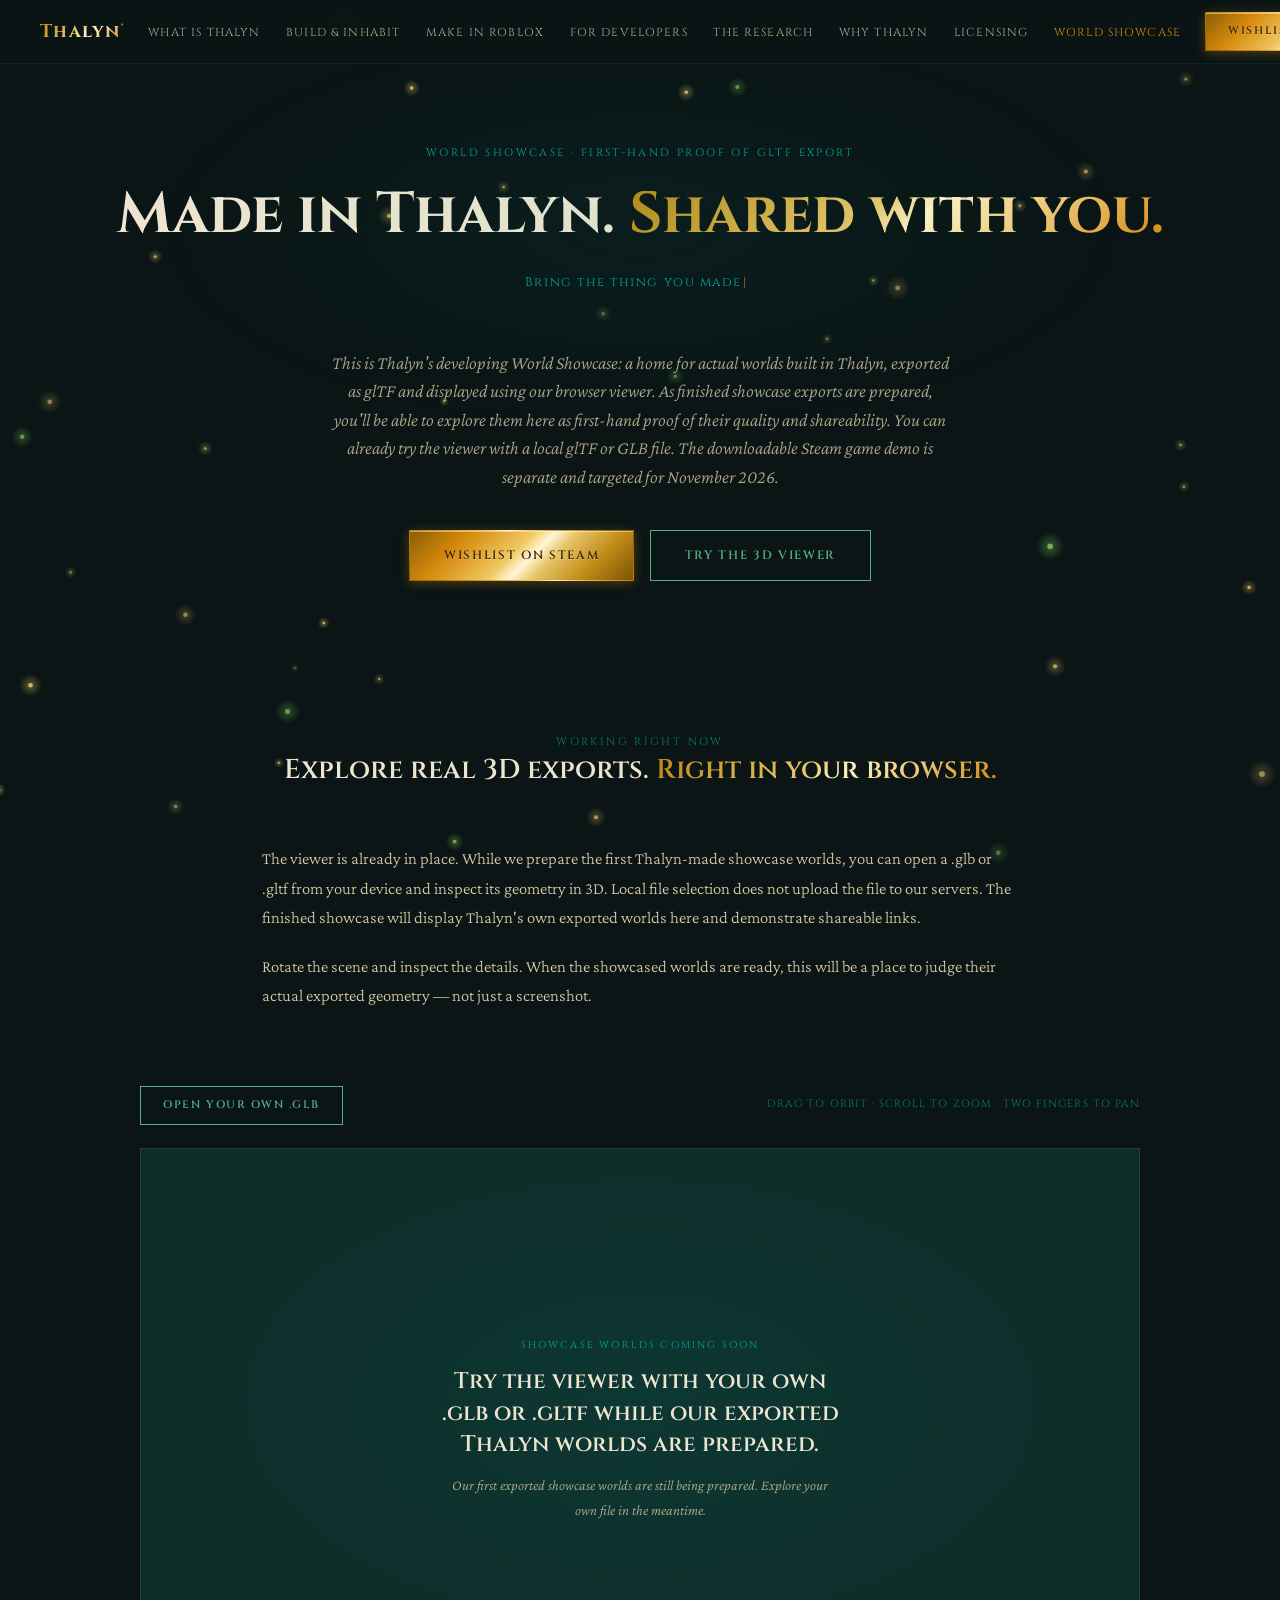
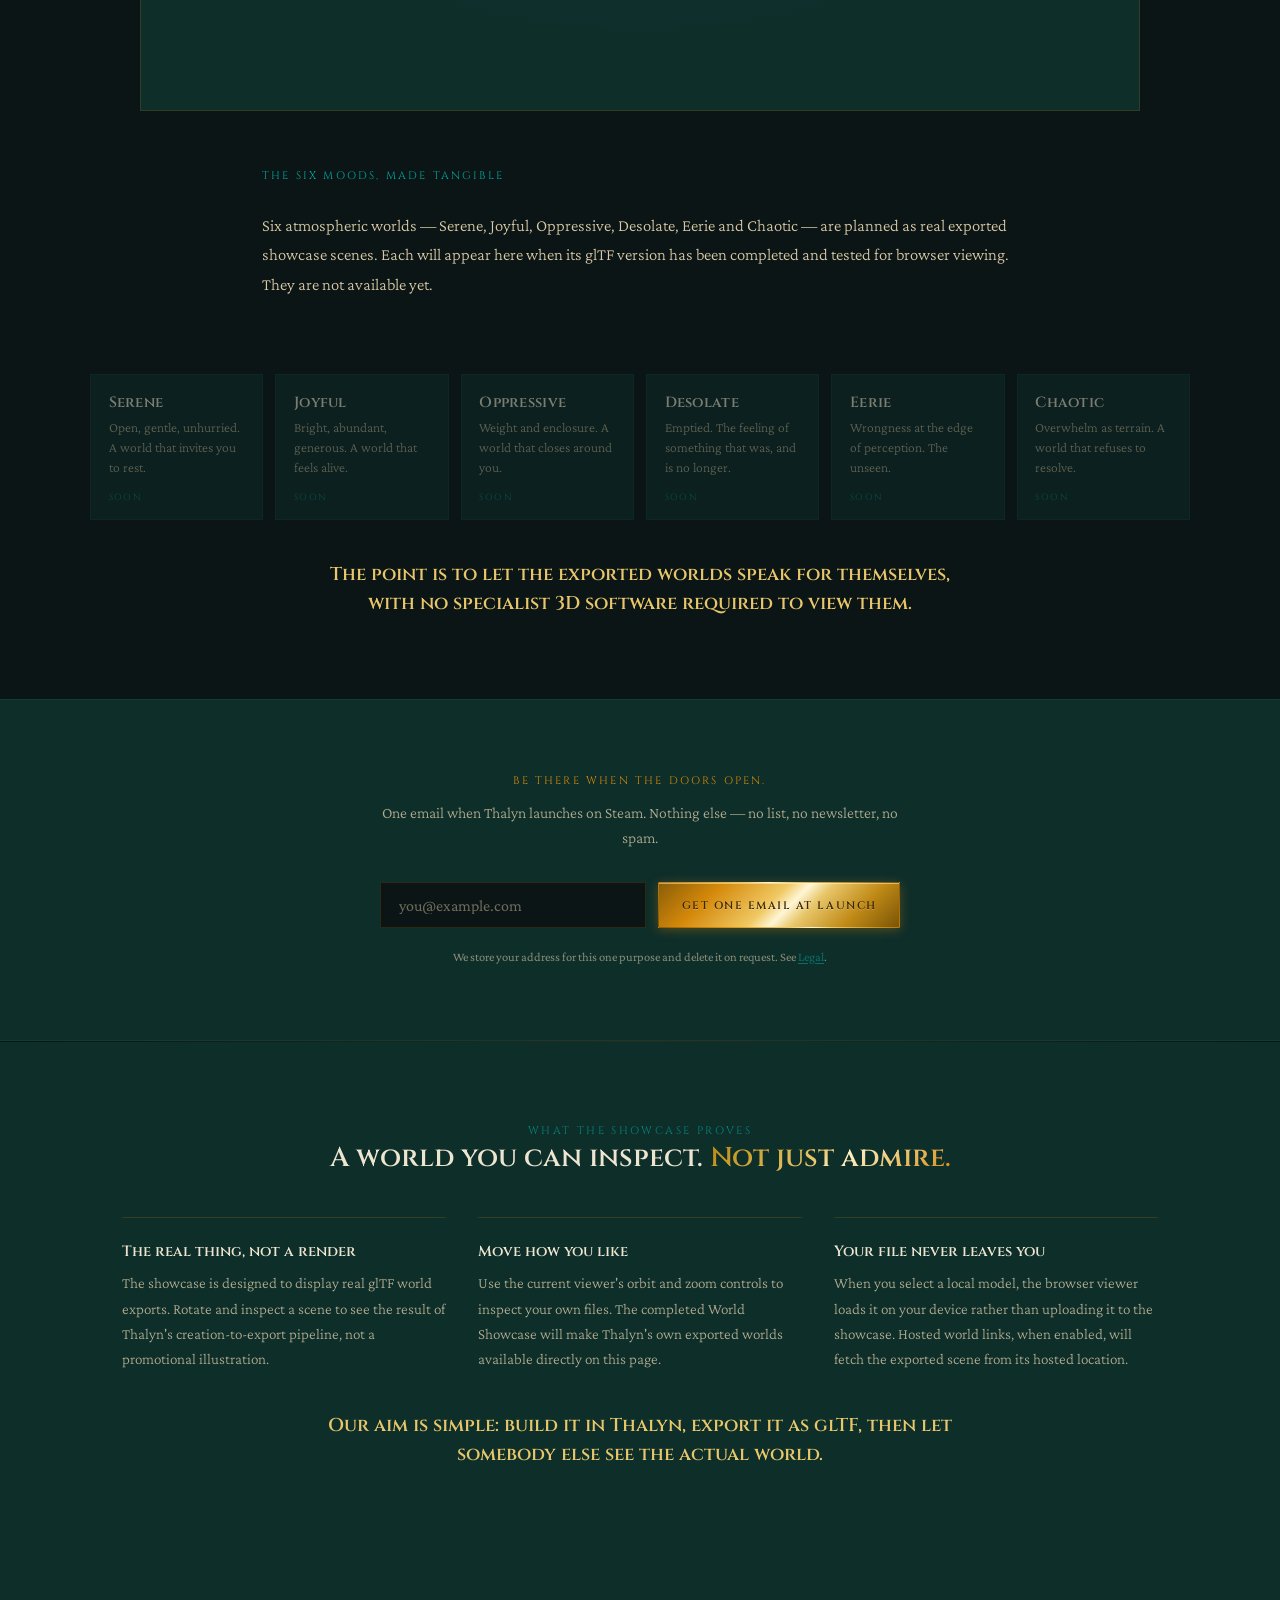
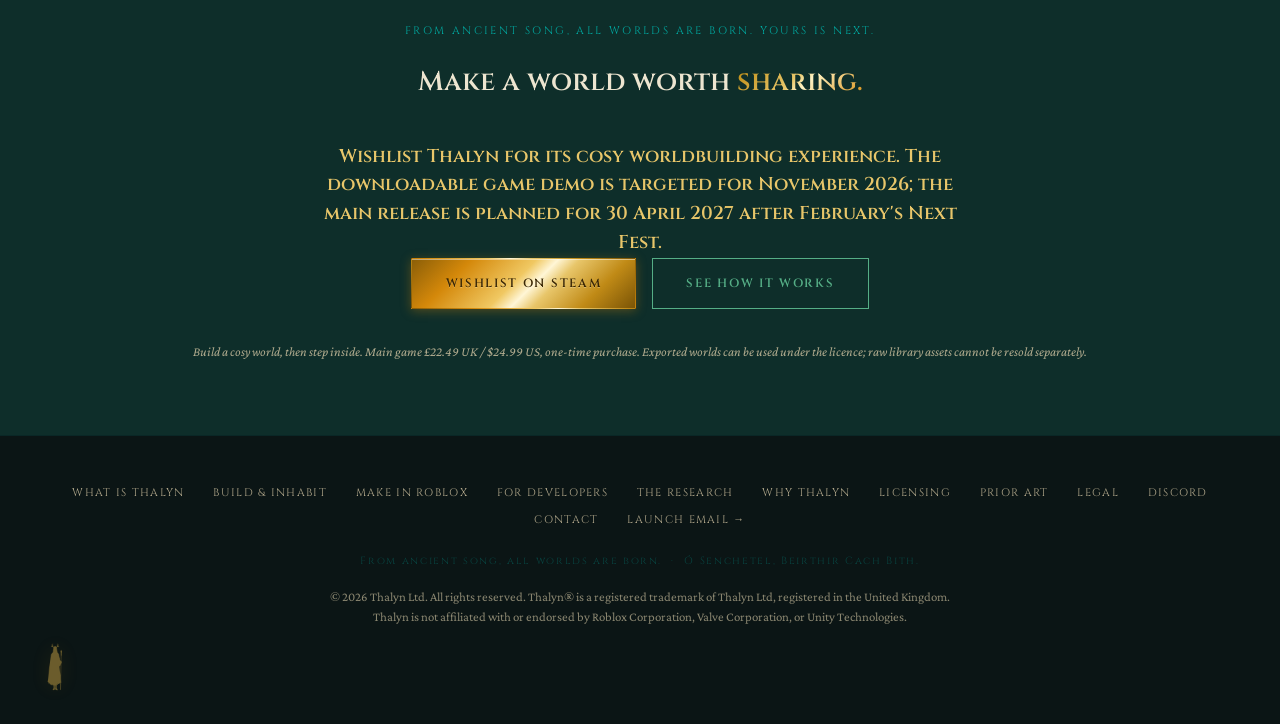
<file: demo/index.html>
<!DOCTYPE html>
<html lang="en">
<head>
<meta charset="UTF-8">
<meta name="viewport" content="width=device-width, initial-scale=1.0">
<script>document.documentElement.classList.add('js');</script>
<title>Thalyn® World Showcase — Explore Exported 3D Worlds</title>
<meta name="description" content="The Thalyn World Showcase is being prepared to let you explore real Thalyn-created worlds exported as glTF, directly in your browser. Currently, you can try the local 3D viewer.">
<meta property="og:title" content="Thalyn® Demo — Open Your Own Model, In Your Browser">
<meta property="og:description" content="Step inside real worlds made in Thalyn. The downloadable game demo is separate and targeted for November 2026; this evolving browser showcase will demonstrate real glTF exports and sharing.">
<meta property="og:type" content="website">
<meta property="og:url" content="https://thalyn.world/demo/">
<meta property="og:image" content="https://thalyn.world/enhanced_4k_169_thalyn_splash_5_.webp">
<link rel="icon" href="/thalyn_figure_gold.png">
<link rel="preconnect" href="https://fonts.googleapis.com">
<link rel="preconnect" href="https://fonts.gstatic.com" crossorigin>
<link href="https://fonts.googleapis.com/css2?family=Cinzel:wght@400;600;700&family=Crimson+Pro:ital,wght@0,300;0,400;0,600;1,300;1,400&display=swap" rel="stylesheet">
<link rel="stylesheet" href="/assets/site.css">
<!--BEGIN:meta-->
<link rel="canonical" href="https://thalyn.world/demo/">
<link rel="apple-touch-icon" href="/thalyn_figure_gold.png">
<meta name="theme-color" content="#0B1515">
<meta property="og:site_name" content="Thalyn">
<meta name="twitter:card" content="summary_large_image">
<meta name="twitter:image" content="https://thalyn.world/enhanced_4k_169_thalyn_splash_5_.webp">
<script type="application/ld+json">{"@context":"https://schema.org","@graph":[{"@type":"Organization","name":"Thalyn Ltd","url":"https://thalyn.world","logo":"https://thalyn.world/library_logo_650x360_transparent.png","sameAs":["https://discord.gg/UH9ukaR5Ew","https://store.steampowered.com/app/4581800/Thalyn/"]},{"@type":"WebSite","name":"Thalyn","url":"https://thalyn.world"}]}</script>
<!-- ANALYTICS_SNIPPET (P0-5): paste a cookieless analytics script tag here
     (Plausible or GoatCounter — no consent banner needed; never Google Analytics),
     then rebuild. app.js's trackEvent() already calls window.plausible(...) /
     window.goatcounter.count(...) if either exists, so Discord clicks, email-form
     submits, Steam-wishlist clicks and demo-world/GLB events start firing the
     moment a real snippet lands here. Currently absent — no analytics is running. -->
<!--END:meta-->
<style>
/* ── DEMO: world selector ── */
.world-select{display:flex;flex-wrap:wrap;gap:0.75rem;justify-content:center;margin-bottom:2.2rem;}
.world-btn{flex:1 1 150px;min-width:150px;max-width:220px;text-align:left;
  background:var(--panel);border:1px solid var(--border-subtle);color:var(--parchment);
  padding:1.1rem 1.1rem 1rem;cursor:pointer;display:flex;flex-direction:column;gap:0.35rem;
  font-family:var(--font-body);transition:background 0.2s,border-color 0.2s,transform 0.2s;}
.world-btn:hover:not(:disabled){background:var(--panel-light);border-color:var(--gold-dim);transform:translateY(-2px);}
.world-btn[aria-pressed="true"]{border:1px solid transparent;border-image:var(--gild) 1;background:var(--panel-light);}
.world-btn:disabled,.world-btn.is-soon{cursor:default;opacity:0.5;}
.wb-name{font-family:var(--font-display);font-size:0.92rem;font-weight:600;color:var(--text-bright);letter-spacing:0.02em;}
.wb-desc{font-size:0.85rem;font-weight:300;color:var(--parchment-dim);line-height:1.5;}
.wb-badge{margin-top:0.4rem;font-family:var(--font-display);font-size:0.56rem;letter-spacing:0.16em;text-transform:uppercase;color:var(--teal-dim);}
.world-btn[aria-pressed="true"] .wb-badge{color:var(--gold);}

/* ── DEMO: viewer stage ── */
.viewer-stage{position:relative;width:100%;max-width:1000px;margin:0 auto;
  border:1px solid var(--border);background:var(--panel);overflow:hidden;}
#viewer{display:block;width:100%;aspect-ratio:16/9;border:0;background:#0E2E2A;}
.viewer-placeholder{position:absolute;inset:0;display:flex;flex-direction:column;
  align-items:center;justify-content:center;text-align:center;gap:0.8rem;padding:2rem;
  background:radial-gradient(ellipse 60% 60% at 50% 45%,rgba(0,168,160,0.08),transparent 70%),var(--panel);}
/* The `hidden` attr's display:none is overridden by the display:flex above, so honour it explicitly. */
.viewer-placeholder[hidden]{display:none;}
.vp-eyebrow{font-family:var(--font-display);font-size:0.62rem;letter-spacing:0.22em;text-transform:uppercase;color:var(--teal);}
.vp-title{font-family:var(--font-display);font-size:clamp(1.05rem,2.4vw,1.4rem);font-weight:600;color:var(--text-bright);max-width:420px;line-height:1.4;}
.vp-note{font-size:0.9rem;font-weight:300;font-style:italic;color:var(--parchment-dim);max-width:380px;}
.viewer-label{position:absolute;top:12px;left:14px;font-family:var(--font-display);
  font-size:0.6rem;letter-spacing:0.14em;text-transform:uppercase;color:var(--gold);
  background:rgba(11,21,21,0.72);padding:0.4rem 0.7rem;border:1px solid var(--border-subtle);pointer-events:none;}
.viewer-label:empty{display:none;}
.viewer-error{position:absolute;left:50%;bottom:16px;transform:translateX(-50%);max-width:80%;
  text-align:center;background:rgba(11,21,21,0.92);border:1px solid var(--border);
  padding:0.7rem 1.1rem;font-size:0.85rem;font-weight:300;color:var(--parchment);}

/* ── DEMO: tools row ── */
.viewer-tools{display:flex;flex-wrap:wrap;gap:1rem 1.5rem;align-items:center;
  justify-content:space-between;max-width:1000px;margin:1.2rem auto 0;}
.viewer-hint{font-family:var(--font-display);font-size:0.66rem;letter-spacing:0.1em;text-transform:uppercase;color:var(--teal-dim);}
.own-glb{display:inline-flex;align-items:center;gap:0.5rem;}
/* Keep the file input focusable (don't use hidden/display:none — that drops it from the tab order). */
.own-glb input{position:absolute;width:1px;height:1px;padding:0;margin:-1px;overflow:hidden;clip:rect(0 0 0 0);clip-path:inset(50%);white-space:nowrap;border:0;}
.own-glb:focus-within{outline:2px solid var(--gold);outline-offset:2px;}

@media(max-width:560px){
  .world-btn{flex:1 1 100%;max-width:none;}
  .viewer-tools{justify-content:center;text-align:center;}
}
</style>
</head>
<body data-page="demo">
<a class="skip-link" href="#main">Skip to content</a>
<!--BEGIN:nav-->
<header class="site-nav" data-open="false">
  <a href="/" class="nav-logo" aria-label="Thalyn home">Thalyn<sup>&reg;</sup></a>
  <ul id="nav-menu" class="nav-links">
    <li><a href="/what-is-thalyn/">What is Thalyn</a></li>
    <li><a href="/core/">Build &amp; Inhabit</a></li>
    <li><a href="/roblox/">Make in Roblox</a></li>
    <li><a href="/developers/">For Developers</a></li>
    <li><a href="/research/">The Research</a></li>
    <li><a href="/why-thalyn/">Why Thalyn</a></li>
    <li><a href="/licensing/">Licensing</a></li>
    <li><a href="/demo/" aria-current="page">World Showcase</a></li>
  </ul>
  <div class="nav-actions">
    <a class="btn btn-primary btn-sm cta-steam" href="https://store.steampowered.com/app/4581800/Thalyn/" target="_blank" rel="noopener" data-label-steam="Wishlist on Steam" data-label-pending="Join the Discord">Wishlist on Steam</a>
    <button class="nav-toggle" aria-controls="nav-menu" aria-expanded="false" aria-label="Open menu"><svg viewBox="0 0 24 24" fill="none" stroke="currentColor" stroke-width="1.6" aria-hidden="true"><path d="M3 6h18M3 12h18M3 18h18"/></svg></button>
  </div>
</header>
<!--END:nav-->

<main id="main">
<section class="page-hero">
  <p class="page-eyebrow">World Showcase · First-hand proof of glTF export</p>
  <h1 class="page-title">Made in Thalyn. <em>Shared with you.</em></h1>
  <div class="tw-wrap"><span class="tw-target" data-phrases='["Bring the thing you made.","Nothing uploaded. Nothing installed.","Your file, your device, your model.","The six worlds are still in the forge."]'>Bring the thing you made.</span></div>
  <p class="page-sub">This is Thalyn's developing World Showcase: a home for actual worlds built in Thalyn, exported as glTF and displayed using our browser viewer. As finished showcase exports are prepared, you'll be able to explore them here as first-hand proof of their quality and shareability. You can already try the viewer with a local glTF or GLB file. The downloadable Steam game demo is separate and targeted for November 2026.</p>
  <div class="cta-row">
    <a class="btn btn-primary cta-steam" href="https://store.steampowered.com/app/4581800/Thalyn/" target="_blank" rel="noopener" data-label-steam="Wishlist on Steam" data-label-pending="Join the Discord">Wishlist on Steam</a>
    <a class="btn btn-secondary" href="#walk">Try the 3D viewer</a>
  </div>
</section>

<!-- ─── PROOF: WALK CLIP (P1-2) — AWAITING walk-loop.mp4/.webm.
     Uncomment once the asset lands (≤6MB, muted/autoplay/loop/playsinline);
     CSS (.proof-video) is already built in assets/site.css.
<section class="proof-video reveal">
  <video autoplay muted loop playsinline poster="/enhanced_4k_169_thalyn_splash_5_.webp">
    <source src="/assets/walk-loop.webm" type="video/webm">
    <source src="/assets/walk-loop.mp4" type="video/mp4">
  </video>
  <p class="pv-cap">Shoreline, treeline, and the view looking back from a rise — grown from a single feeling.</p>
</section>
-->

<section class="section" id="walk">
  <div class="wrap">
    <p class="eyebrow" style="text-align:center;">Working right now</p>
    <h2 class="hook">Explore real 3D exports. <em>Right in your browser.</em></h2>
    <div class="prose tight">
      <p>The viewer is already in place. While we prepare the first Thalyn-made showcase worlds, you can open a .glb or .gltf from your device and inspect its geometry in 3D. Local file selection does not upload the file to our servers. The finished showcase will display Thalyn's own exported worlds here and demonstrate shareable links.</p>
      <p>Rotate the scene and inspect the details. When the showcased worlds are ready, this will be a place to judge their actual exported geometry — not just a screenshot.</p>
    </div>

    <div class="viewer-tools" style="margin:0 auto 1.4rem;">
      <label class="btn btn-secondary btn-sm own-glb">
        Open your own .glb
        <input type="file" id="ownFile" accept=".glb,.gltf" multiple>
      </label>
      <p class="viewer-hint">Drag to orbit · scroll to zoom · two fingers to pan</p>
    </div>

    <div class="viewer-stage">
      <iframe id="viewer" title="Interactive 3D world viewer — drag to look around, scroll to come closer" allow="fullscreen"></iframe>
      <p class="viewer-label" id="viewerLabel" aria-live="polite"></p>
      <div class="viewer-placeholder" id="viewerPlaceholder">
        <span class="vp-eyebrow">Showcase worlds coming soon</span>
        <p class="vp-title">Try the viewer with your own .glb or .gltf while our exported Thalyn worlds are prepared.</p>
        <p class="vp-note">Our first exported showcase worlds are still being prepared. Explore your own file in the meantime.</p>
      </div>
      <p class="viewer-error" id="viewerError" role="alert" hidden></p>
    </div>

    <div class="prose tight">
      <span class="label">The six moods, made tangible</span>
      <p>Six atmospheric worlds — Serene, Joyful, Oppressive, Desolate, Eerie and Chaotic — are planned as real exported showcase scenes. Each will appear here when its glTF version has been completed and tested for browser viewing. They are not available yet.</p>
    </div>

    <div class="world-select" id="worldSelect" role="group" aria-label="Choose a world to walk"></div>

    <p class="after-state">The point is to let the exported worlds speak for themselves, with no specialist 3D software required to view them.</p>
  </div>
</section>

<!-- ─── EMAIL CAPTURE — the conversion path before Steam exists (P0-3) ─── -->
<section class="email-capture" id="email-capture">
  <div class="email-capture-inner">
    <span class="label">Be there when the doors open.</span>
    <p class="ec-sub">One email when Thalyn launches on Steam. Nothing else — no list, no newsletter, no spam.</p>
    <form class="email-capture-form">
      <input type="email" name="email" placeholder="you@example.com" required autocomplete="email" aria-label="Email address">
      <button type="submit" class="btn btn-primary btn-sm">Get one email at launch</button>
    </form>
    <p class="email-capture-status" hidden></p>
    <small class="ec-fine">We store your address for this one purpose and delete it on request. See <a href="/legal/">Legal</a>.</small>
  </div>
</section>

<div class="divider"></div>

<section class="band">
  <div class="band-inner section">
    <p class="eyebrow" style="text-align:center;">What the showcase proves</p>
    <h2 class="hook">A world you can inspect. <em>Not just admire.</em></h2>
    <div class="feature-grid">
      <div class="feature-card reveal">
        <h3>The real thing, not a render</h3>
        <p>The showcase is designed to display real glTF world exports. Rotate and inspect a scene to see the result of Thalyn's creation-to-export pipeline, not a promotional illustration.</p>
      </div>
      <div class="feature-card reveal">
        <h3>Move how you like</h3>
        <p>Use the current viewer's orbit and zoom controls to inspect your own files. The completed World Showcase will make Thalyn's own exported worlds available directly on this page.</p>
      </div>
      <div class="feature-card reveal">
        <h3>Your file never leaves you</h3>
        <p>When you select a local model, the browser viewer loads it on your device rather than uploading it to the showcase. Hosted world links, when enabled, will fetch the exported scene from its hosted location.</p>
      </div>
    </div>
    <p class="after-state">Our aim is simple: build it in Thalyn, export it as glTF, then let somebody else see the actual world.</p>
  </div>
</section>

<section class="cta-band">
  <p class="eyebrow">From ancient song, all worlds are born. Yours is next.</p>
  <h2 class="hook">Make a world worth <em>sharing.</em></h2>
  <p class="after-state">Wishlist Thalyn for its cosy worldbuilding experience. The downloadable game demo is targeted for November 2026; the main release is planned for 30 April 2027 after February's Next Fest.</p>
  <div class="cta-row">
    <a class="btn btn-primary cta-steam" href="https://store.steampowered.com/app/4581800/Thalyn/" target="_blank" rel="noopener" data-label-steam="Wishlist on Steam" data-label-pending="Join the Discord">Wishlist on Steam</a>
    <a class="btn btn-secondary" href="/core/">See how it works</a>
  </div>
  <p class="note">Build a cosy world, then step inside. Main game £22.49 UK / $24.99 US, one-time purchase. Exported worlds can be used under the licence; raw library assets cannot be resold separately.</p>
</section>
</main>

<!--BEGIN:footer-->
<footer class="site-footer">
  <nav class="footer-links" aria-label="Footer">
    <a href="/what-is-thalyn/">What is Thalyn</a>
    <a href="/core/">Build &amp; Inhabit</a>
    <a href="/roblox/">Make in Roblox</a>
    <a href="/developers/">For Developers</a>
    <a href="/research/">The Research</a>
    <a href="/why-thalyn/">Why Thalyn</a>
    <a href="/licensing/">Licensing</a>
    <a href="/prior-art/">Prior Art</a>
    <a href="/legal/">Legal</a>
    <a href="https://discord.gg/UH9ukaR5Ew" target="_blank" rel="noopener">Discord</a>
    <a href="mailto:hello@thalyn.world">Contact</a>
    <a href="/#email-capture">Launch email &rarr;</a>
  </nav>
  <span class="footer-gaelic">From ancient song, all worlds are born. &nbsp;&middot;&nbsp; &Oacute; Senchetel, Beirthir Cach Bith.</span>
  <p class="footer-legal">&copy; 2026 Thalyn Ltd. All rights reserved. Thalyn&reg; is a registered trademark of Thalyn Ltd, registered in the United Kingdom.<br>Thalyn is not affiliated with or endorsed by Roblox Corporation, Valve Corporation, or Unity Technologies.</p>
</footer>
<!--END:footer-->

<a href="/" class="thalyn-mark" aria-label="Thalyn home"><img src="/thalyn_figure_gold.png" alt="" width="64"></a>
<canvas id="ember-canvas" aria-hidden="true"></canvas>
<script src="/assets/app.js" defer></script>
<script>
/* ⚠ MUST stay wrapped in DOMContentLoaded. This is a classic inline script, so it
   executes during parsing — i.e. BEFORE the deferred app.js above has run and set
   window.SITE_CONFIG. Invoked immediately (the original `(function(){…})()`), cfg
   read as [] every time and the six world buttons NEVER rendered, silently, on the
   live site. Deferred scripts are guaranteed to finish before DOMContentLoaded
   fires, so SITE_CONFIG.demoWorlds is populated by the time this runs. Fixed
   2026-08-12. */
document.addEventListener('DOMContentLoaded', function () {
  'use strict';

  var cfg = (window.SITE_CONFIG && window.SITE_CONFIG.demoWorlds) || [];
  var frame = document.getElementById('viewer');
  var select = document.getElementById('worldSelect');
  var placeholder = document.getElementById('viewerPlaceholder');
  var labelEl = document.getElementById('viewerLabel');
  var errEl = document.getElementById('viewerError');
  if (!frame) return;

  var DESC = {
    serene: 'Open, gentle, unhurried. A world that invites you to rest.',
    joyful: 'Bright, abundant, generous. A world that feels alive.',
    oppressive: 'Weight and enclosure. A world that closes around you.',
    desolate: 'Emptied. The feeling of something that was, and is no longer.',
    eerie: 'Wrongness at the edge of perception. The unseen.',
    chaotic: 'Overwhelm as terrain. A world that refuses to resolve.'
  };

  var buttons = [];
  var viewerReady = false;
  var queue = [];

  function setActive(btn) {
    buttons.forEach(function (b) { b.setAttribute('aria-pressed', b === btn ? 'true' : 'false'); });
  }
  function showPlaceholder(show) { if (placeholder) placeholder.hidden = !show; }
  function showError(msg) { if (errEl) { errEl.textContent = msg; errEl.hidden = false; } }
  function clearError() { if (errEl) errEl.hidden = true; }

  function webglOK() {
    try {
      var c = document.createElement('canvas');
      return !!(window.WebGLRenderingContext && (c.getContext('webgl') || c.getContext('experimental-webgl')));
    } catch (e) { return false; }
  }

  // Only forward https: or same-origin deep-link URLs into the viewer (no javascript:/data:/file:).
  function safeURL(raw) {
    try { var u = new URL(raw, location.href);
      if (u.protocol === 'https:' || u.origin === location.origin) return u.href;
    } catch (e) {}
    return null;
  }

  /* ── Drive the embedded viewer (/viewer/) over postMessage ── */
  // Boot the viewer (three.js) only on first interaction — not while the placeholder is up.
  var started = false;
  function ensureViewer() { if (!started) { started = true; frame.src = '/viewer/'; } }
  function send(msg) {
    ensureViewer();
    if (viewerReady && frame.contentWindow) frame.contentWindow.postMessage(msg, location.origin);
    else queue.push(msg);
  }
  function flush() {
    if (!frame.contentWindow) return;
    while (queue.length) frame.contentWindow.postMessage(queue.shift(), location.origin);
  }
  window.addEventListener('message', function (e) {
    if (e.origin !== location.origin || e.source !== frame.contentWindow) return;
    var d = e.data; if (!d || typeof d !== 'object') return;
    if (d.type === 'thalyn:ready') { viewerReady = true; flush(); }
    else if (d.type === 'thalyn:loaded') { clearError(); showPlaceholder(false); }
    else if (d.type === 'thalyn:error') { showError(d.message || 'This world could not be loaded. Try another, or check your connection.'); }
  });
  // The viewer announces "ready" on startup; ping on frame load too, in case that raced our listener.
  frame.addEventListener('load', function () {
    if (frame.contentWindow) frame.contentWindow.postMessage({ type: 'thalyn:ping' }, location.origin);
  });

  window.loadFromURL = function (url, label) {
    if (!url) return;
    clearError();
    showPlaceholder(false);
    if (labelEl) labelEl.textContent = label ? ('Now viewing: ' + label) : '';
    send({ type: 'thalyn:loadURL', url: url, label: label || '' });
  };

  if (select && cfg.length) {
    cfg.forEach(function (w) {
      var avail = !!(w.available && w.url);
      var btn = document.createElement('button');
      btn.type = 'button';
      btn.className = 'world-btn' + (avail ? '' : ' is-soon');
      btn.setAttribute('aria-pressed', 'false');
      if (!avail) btn.disabled = true;
      var name = document.createElement('span'); name.className = 'wb-name'; name.textContent = w.label || w.id;
      var desc = document.createElement('span'); desc.className = 'wb-desc'; desc.textContent = DESC[w.id] || '';
      var badge = document.createElement('span'); badge.className = 'wb-badge'; badge.textContent = avail ? 'Walk' : 'Soon';
      btn.appendChild(name); btn.appendChild(desc); btn.appendChild(badge);
      if (avail) {
        btn.addEventListener('click', function () {
          setActive(btn);
          window.ThalynTrack && window.ThalynTrack('Demo World Open', { world: w.id });
          window.loadFromURL(w.url, w.label || w.id);
        });
      }
      select.appendChild(btn);
      buttons.push(btn);
    });
  }

  var firstAvail = cfg.filter(function (w) { return w.available && w.url; })[0];
  var deep = new URLSearchParams(location.search).get('model');

  if (!webglOK()) {
    showError('Your browser cannot show 3D here. Try a recent version of Chrome, Edge, Firefox or Safari.');
  } else if (deep) {
    var safeDeep = safeURL(deep);
    if (safeDeep) window.loadFromURL(safeDeep, 'a shared world');
    else { showError('That world link could not be opened.'); if (firstAvail) { var di = cfg.indexOf(firstAvail); if (buttons[di]) setActive(buttons[di]); window.loadFromURL(firstAvail.url, firstAvail.label || firstAvail.id); } }
  } else if (firstAvail) {
    var idx = cfg.indexOf(firstAvail);
    if (buttons[idx]) setActive(buttons[idx]);
    window.loadFromURL(firstAvail.url, firstAvail.label || firstAvail.id);
  }

  var fileInput = document.getElementById('ownFile');
  if (fileInput) {
    fileInput.addEventListener('change', function (e) {
      var files = e.target.files;
      if (!files || !files.length) return;
      if (!webglOK()) { showError('Your browser cannot show 3D here. Try a recent version of Chrome, Edge, Firefox or Safari.'); return; }
      var oversized = Array.prototype.filter.call(files, function (f) { return f.size > 2000000000; }); // ~1.86 GiB
      if (oversized.length) {
        var gb = (Math.max.apply(null, oversized.map(function (f) { return f.size; })) / 1073741824).toFixed(1);
        showError('That file is ' + gb + ' GB — a browser can’t open a .glb over ~2 GB. Open the optimised web export (e.g. World_web.glb) instead.');
        e.target.value = '';
        return;
      }
      clearError();
      setActive(null);
      showPlaceholder(false);
      window.ThalynTrack && window.ThalynTrack('GLB Upload Viewer Use');
      var names = Array.prototype.map.call(files, function (f) { return f.name; }).join(', ');
      if (labelEl) labelEl.textContent = 'Now viewing: ' + names;
      send({ type: 'thalyn:loadFiles', files: Array.prototype.slice.call(files) });
      e.target.value = ''; // allow re-picking the same file
    });
  }
});
</script>
</body>
</html>
</file>
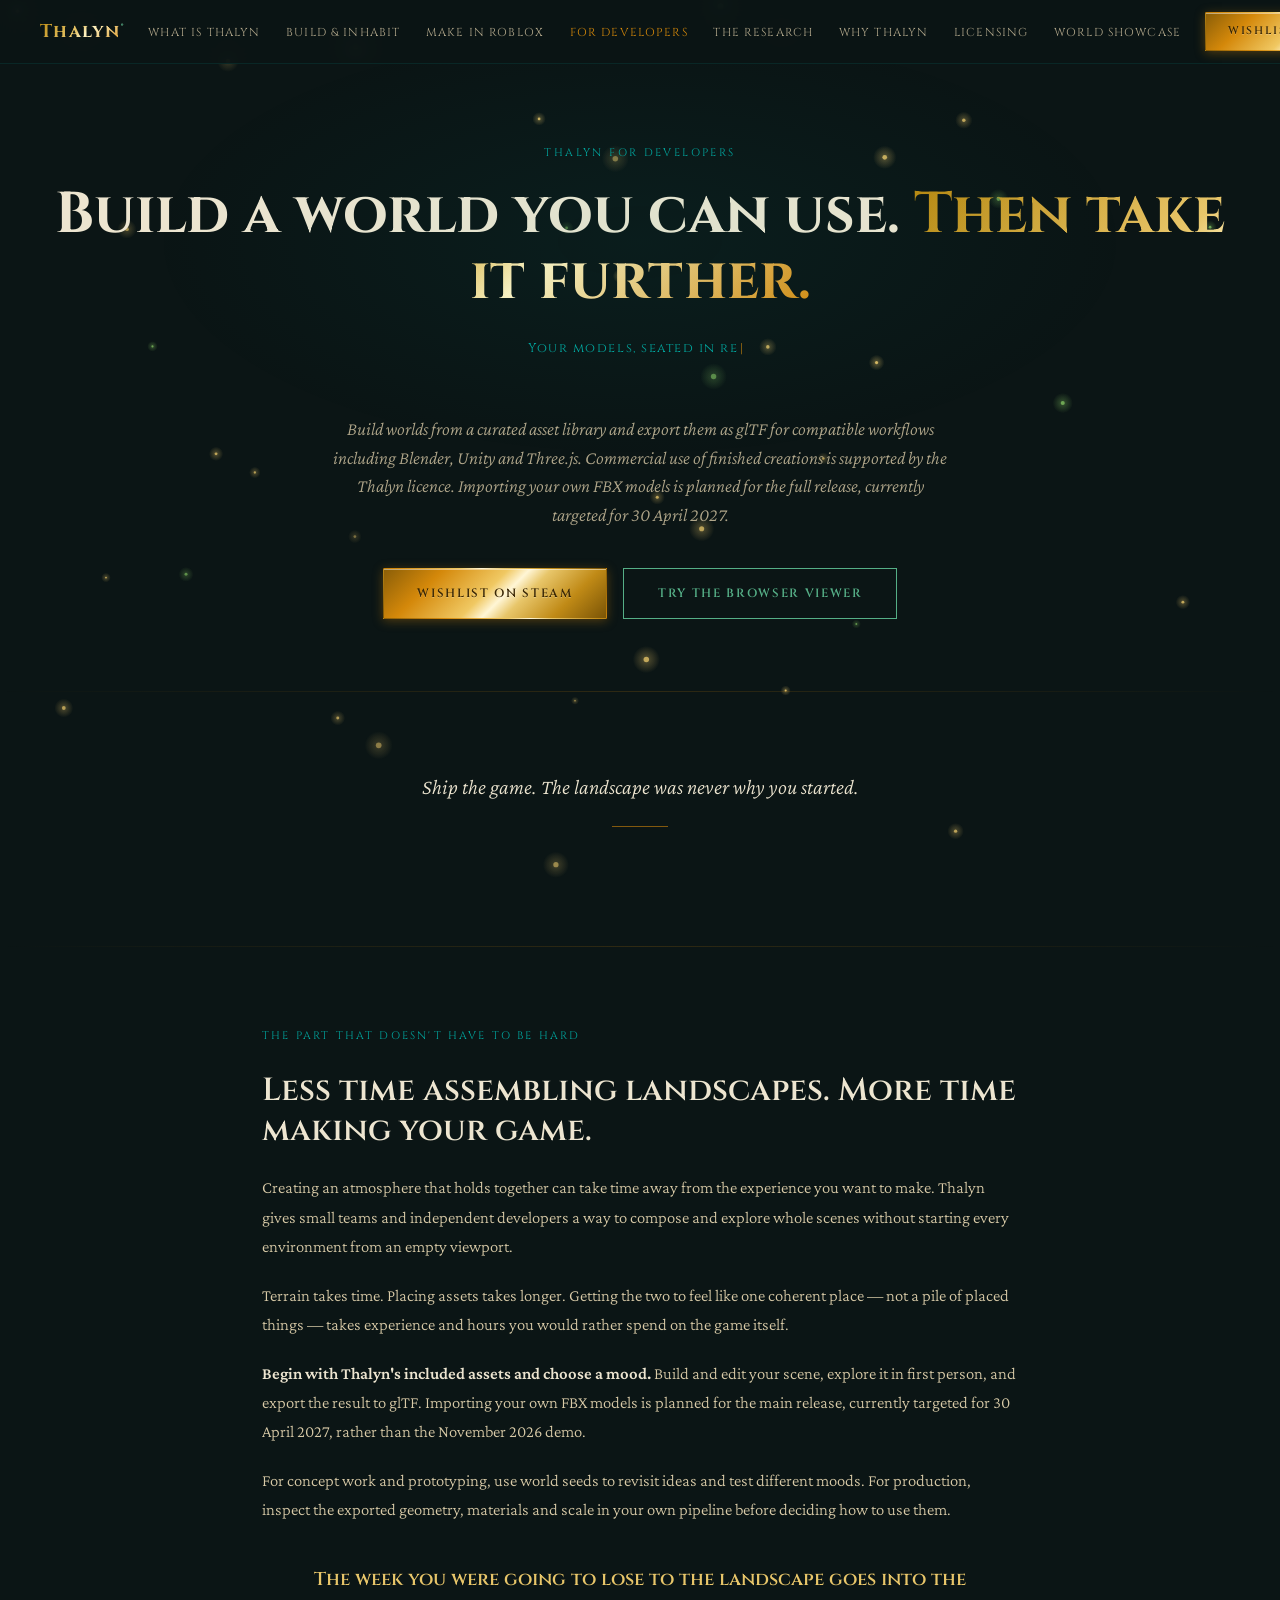
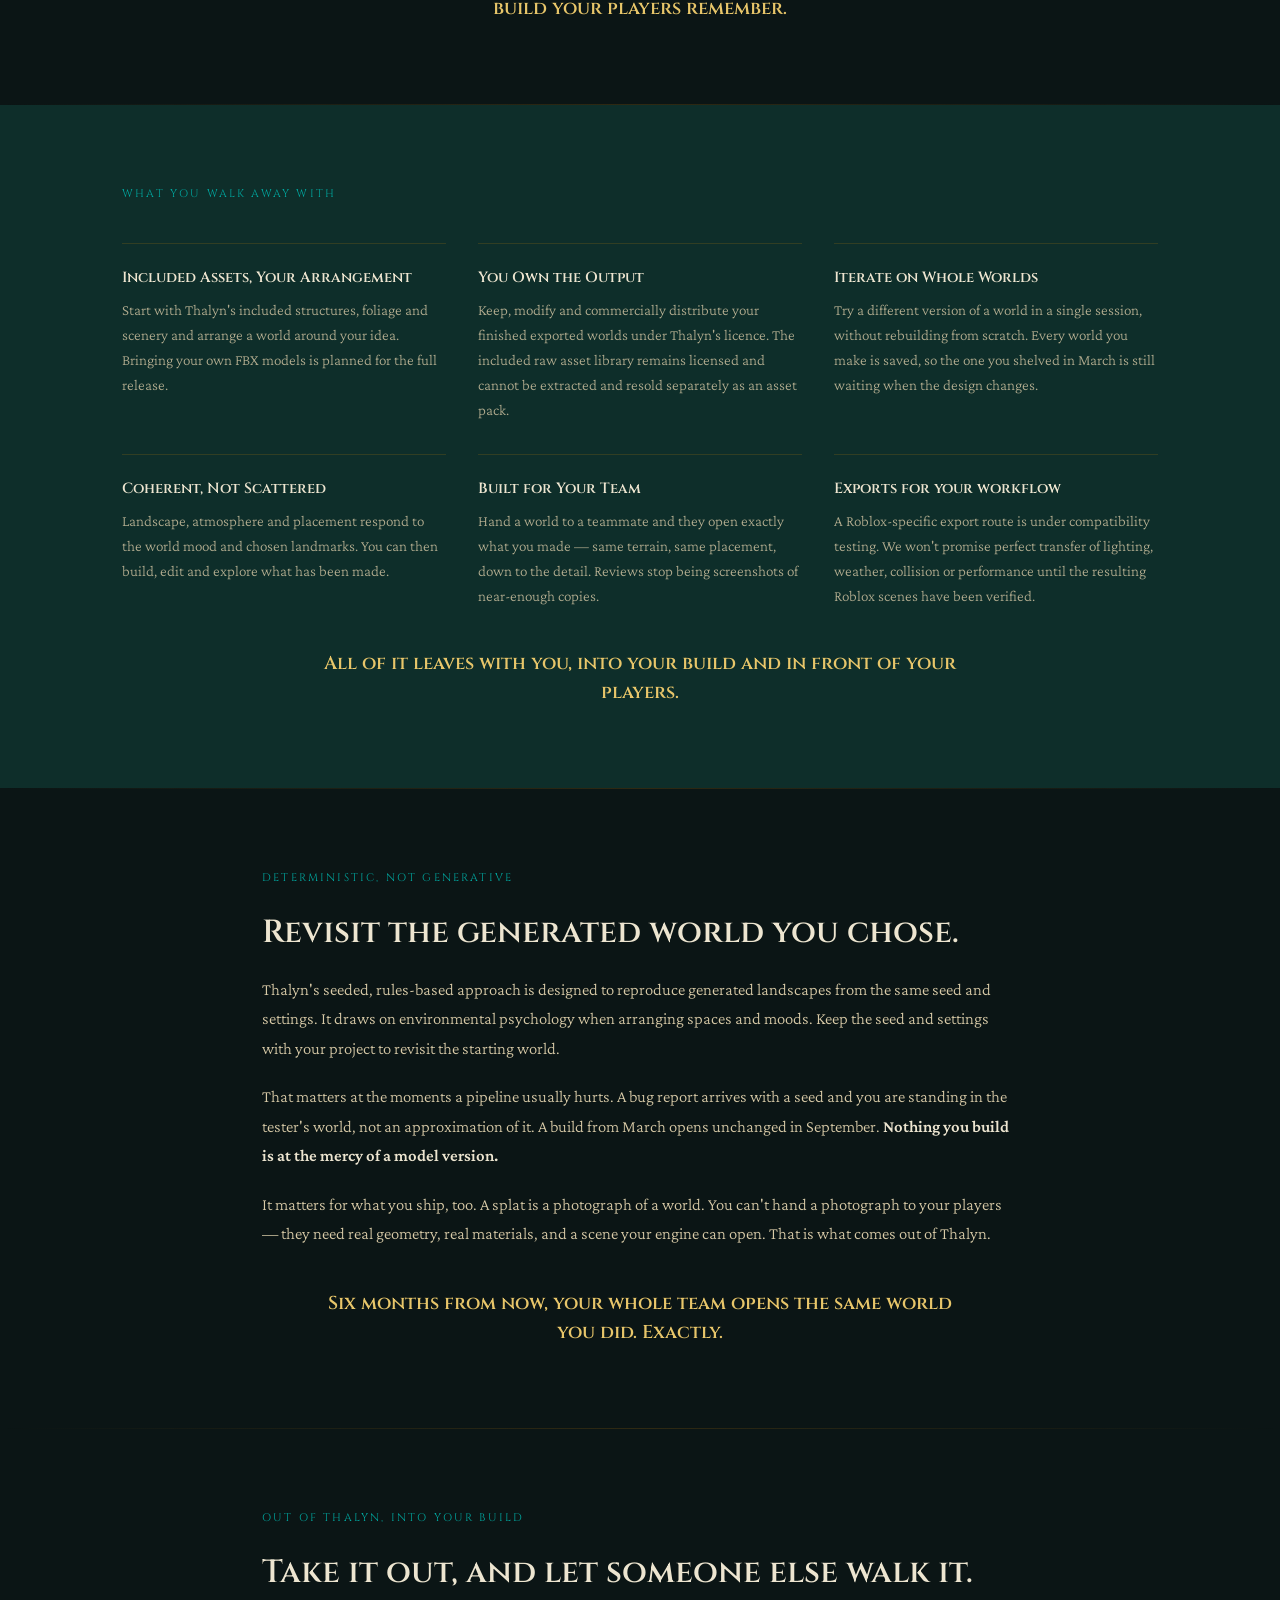
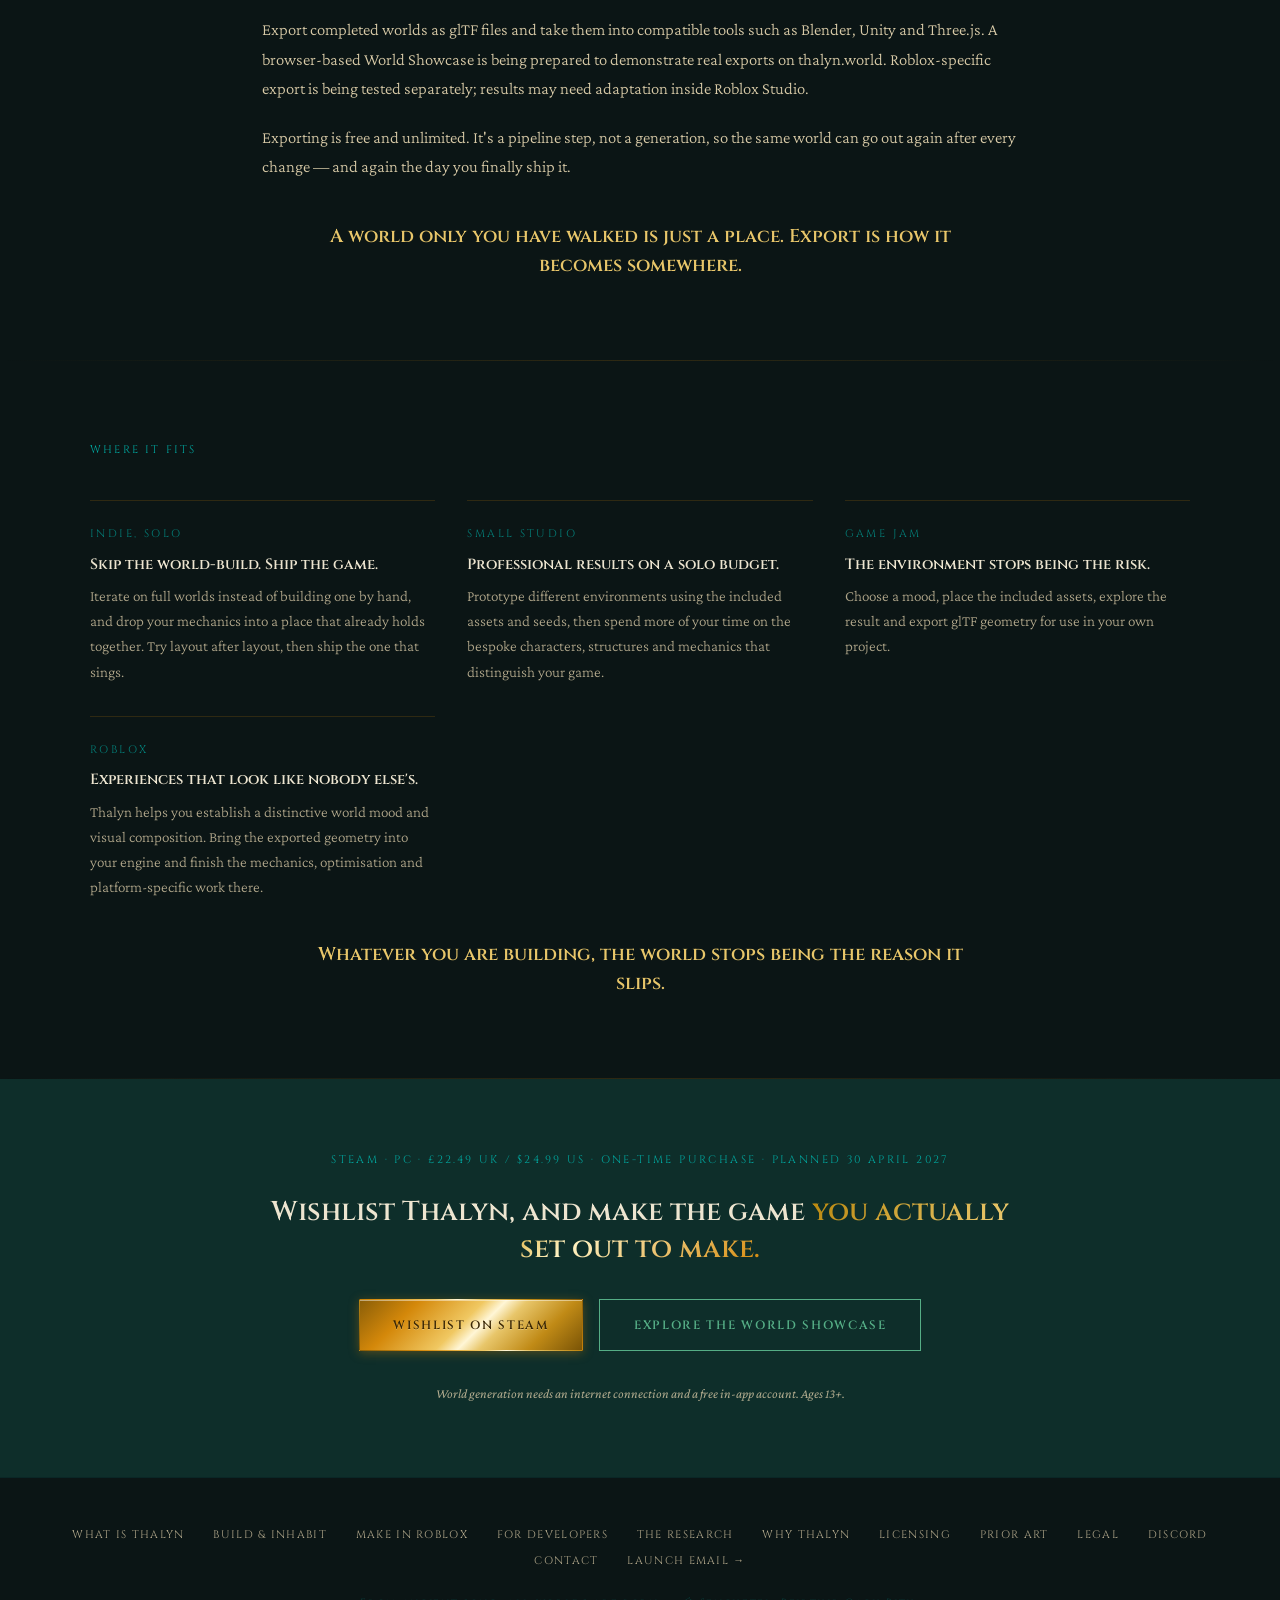
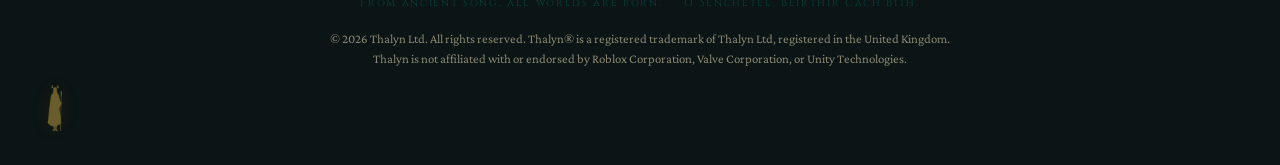
<file: developers/index.html>
<!DOCTYPE html>
<html lang="en">
<head>
<meta charset="UTF-8">
<meta name="viewport" content="width=device-width, initial-scale=1.0">
<script>document.documentElement.classList.add('js');</script>
<title>Thalyn for Developers — Ship the Game, Not the Landscape</title>
<meta name="description" content="Build and export atmospheric 3D worlds for your next indie project. Work with an included asset library, export glTF scenes, and plan for custom FBX imports in the full release.">
<meta property="og:title" content="Thalyn for Developers — Ship the Game, Not the Landscape">
<meta property="og:description" content="Create coherent, walkable worlds and export them as glTF for Blender, Unity and compatible 3D tools. Commercial reuse of finished exported worlds is supported under the Thalyn licence.">
<meta property="og:type" content="website">
<meta property="og:url" content="https://thalyn.world/developers/">
<meta property="og:image" content="https://thalyn.world/enhanced_4k_169_thalyn_splash_5_.webp">
<link rel="icon" href="/thalyn_figure_gold.png">
<link rel="preconnect" href="https://fonts.googleapis.com">
<link rel="preconnect" href="https://fonts.gstatic.com" crossorigin>
<link href="https://fonts.googleapis.com/css2?family=Cinzel:wght@400;600;700&family=Crimson+Pro:ital,wght@0,300;0,400;0,600;1,300;1,400&display=swap" rel="stylesheet">
<link rel="stylesheet" href="/assets/site.css">
<!--BEGIN:meta-->
<link rel="canonical" href="https://thalyn.world/developers/">
<link rel="apple-touch-icon" href="/thalyn_figure_gold.png">
<meta name="theme-color" content="#0B1515">
<meta property="og:site_name" content="Thalyn">
<meta name="twitter:card" content="summary_large_image">
<meta name="twitter:image" content="https://thalyn.world/enhanced_4k_169_thalyn_splash_5_.webp">
<script type="application/ld+json">{"@context":"https://schema.org","@graph":[{"@type":"Organization","name":"Thalyn Ltd","url":"https://thalyn.world","logo":"https://thalyn.world/library_logo_650x360_transparent.png","sameAs":["https://discord.gg/UH9ukaR5Ew","https://store.steampowered.com/app/4581800/Thalyn/"]},{"@type":"WebSite","name":"Thalyn","url":"https://thalyn.world"}]}</script>
<!-- ANALYTICS_SNIPPET (P0-5): paste a cookieless analytics script tag here
     (Plausible or GoatCounter — no consent banner needed; never Google Analytics),
     then rebuild. app.js's trackEvent() already calls window.plausible(...) /
     window.goatcounter.count(...) if either exists, so Discord clicks, email-form
     submits, Steam-wishlist clicks and demo-world/GLB events start firing the
     moment a real snippet lands here. Currently absent — no analytics is running. -->
<!--END:meta-->
</head>
<body data-page="developers">
<a class="skip-link" href="#main">Skip to content</a>
<!--BEGIN:nav-->
<header class="site-nav" data-open="false">
  <a href="/" class="nav-logo" aria-label="Thalyn home">Thalyn<sup>&reg;</sup></a>
  <ul id="nav-menu" class="nav-links">
    <li><a href="/what-is-thalyn/">What is Thalyn</a></li>
    <li><a href="/core/">Build &amp; Inhabit</a></li>
    <li><a href="/roblox/">Make in Roblox</a></li>
    <li><a href="/developers/" aria-current="page">For Developers</a></li>
    <li><a href="/research/">The Research</a></li>
    <li><a href="/why-thalyn/">Why Thalyn</a></li>
    <li><a href="/licensing/">Licensing</a></li>
    <li><a href="/demo/">World Showcase</a></li>
  </ul>
  <div class="nav-actions">
    <a class="btn btn-primary btn-sm cta-steam" href="https://store.steampowered.com/app/4581800/Thalyn/" target="_blank" rel="noopener" data-label-steam="Wishlist on Steam" data-label-pending="Join the Discord">Wishlist on Steam</a>
    <button class="nav-toggle" aria-controls="nav-menu" aria-expanded="false" aria-label="Open menu"><svg viewBox="0 0 24 24" fill="none" stroke="currentColor" stroke-width="1.6" aria-hidden="true"><path d="M3 6h18M3 12h18M3 18h18"/></svg></button>
  </div>
</header>
<!--END:nav-->

<main id="main">
<section class="page-hero">
  <p class="page-eyebrow">Thalyn for Developers</p>
  <h1 class="page-title">Build a world you can use. <em>Then take it further.</em></h1>
  <div class="tw-wrap"><span class="tw-target" data-phrases='["Your models, seated in real terrain.","The same seed rebuilds the same world, exactly.","Hand it to a teammate; they open what you made.","Yours to ship. Yours to keep."]'>Your models, seated in real terrain.</span></div>
  <p class="page-sub">Build worlds from a curated asset library and export them as glTF for compatible workflows including Blender, Unity and Three.js. Commercial use of finished creations is supported by the Thalyn licence. Importing your own FBX models is planned for the full release, currently targeted for 30 April 2027.</p>
  <div class="cta-row">
    <a class="btn btn-primary cta-steam" href="https://store.steampowered.com/app/4581800/Thalyn/" target="_blank" rel="noopener" data-label-steam="Wishlist on Steam" data-label-pending="Join the Discord">Wishlist on Steam</a>
    <a class="btn btn-secondary" href="/demo/">Try the browser viewer</a>
  </div>
</section>

<div class="divider"></div>

<section class="section">
  <div class="wrap">
    <p class="mirror-quote reveal">Ship the game. The landscape was never why you started.</p>
  </div>
</section>

<div class="divider"></div>

<section class="prose">
  <span class="label">The part that doesn&#39;t have to be hard</span>
  <h2>Less time assembling landscapes. More time making your game.</h2>
  <p>Creating an atmosphere that holds together can take time away from the experience you want to make. Thalyn gives small teams and independent developers a way to compose and explore whole scenes without starting every environment from an empty viewport.</p>
  <p>Terrain takes time. Placing assets takes longer. Getting the two to feel like one coherent place — not a pile of placed things — takes experience and hours you would rather spend on the game itself.</p>
  <p><strong>Begin with Thalyn's included assets and choose a mood.</strong> Build and edit your scene, explore it in first person, and export the result to glTF. Importing your own FBX models is planned for the main release, currently targeted for 30 April 2027, rather than the November 2026 demo.</p>
  <p>For concept work and prototyping, use world seeds to revisit ideas and test different moods. For production, inspect the exported geometry, materials and scale in your own pipeline before deciding how to use them.</p>
  <p class="after-state">The week you were going to lose to the landscape goes into the build your players remember.</p>
</section>

<div class="divider"></div>

<section class="band">
  <div class="band-inner section">
    <span class="label">What you walk away with</span>
    <div class="feature-grid">
      <div class="feature-card reveal">
        <h3>Included Assets, Your Arrangement</h3>
        <p>Start with Thalyn's included structures, foliage and scenery and arrange a world around your idea. Bringing your own FBX models is planned for the full release.</p>
      </div>
      <div class="feature-card reveal">
        <h3>You Own the Output</h3>
        <p>Keep, modify and commercially distribute your finished exported worlds under Thalyn's licence. The included raw asset library remains licensed and cannot be extracted and resold separately as an asset pack.</p>
      </div>
      <div class="feature-card reveal">
        <h3>Iterate on Whole Worlds</h3>
        <p>Try a different version of a world in a single session, without rebuilding from scratch. Every world you make is saved, so the one you shelved in March is still waiting when the design changes.</p>
      </div>
      <div class="feature-card reveal">
        <h3>Coherent, Not Scattered</h3>
        <p>Landscape, atmosphere and placement respond to the world mood and chosen landmarks. You can then build, edit and explore what has been made.</p>
      </div>
      <div class="feature-card reveal">
        <h3>Built for Your Team</h3>
        <p>Hand a world to a teammate and they open exactly what you made — same terrain, same placement, down to the detail. Reviews stop being screenshots of near-enough copies.</p>
      </div>
      <div class="feature-card reveal">
        <h3>Exports for your workflow</h3>
        <p>A Roblox-specific export route is under compatibility testing. We won't promise perfect transfer of lighting, weather, collision or performance until the resulting Roblox scenes have been verified.</p>
      </div>
    </div>
    <p class="after-state">All of it leaves with you, into your build and in front of your players.</p>
  </div>
</section>

<div class="divider"></div>

<section class="prose">
  <span class="label">Deterministic, not generative</span>
  <h2>Revisit the generated world you chose.</h2>
  <p>Thalyn's seeded, rules-based approach is designed to reproduce generated landscapes from the same seed and settings. It draws on environmental psychology when arranging spaces and moods. Keep the seed and settings with your project to revisit the starting world.</p>
  <p>That matters at the moments a pipeline usually hurts. A bug report arrives with a seed and you are standing in the tester&#39;s world, not an approximation of it. A build from March opens unchanged in September. <strong>Nothing you build is at the mercy of a model version.</strong></p>
  <p>It matters for what you ship, too. A splat is a photograph of a world. You can&#39;t hand a photograph to your players — they need real geometry, real materials, and a scene your engine can open. That is what comes out of Thalyn.</p>
  <p class="after-state">Six months from now, your whole team opens the same world you did. Exactly.</p>
</section>

<div class="divider"></div>

<section class="prose">
  <span class="label">Out of Thalyn, into your build</span>
  <h2>Take it out, and let someone else walk it.</h2>
  <p>Export completed worlds as glTF files and take them into compatible tools such as Blender, Unity and Three.js. A browser-based World Showcase is being prepared to demonstrate real exports on thalyn.world. Roblox-specific export is being tested separately; results may need adaptation inside Roblox Studio.</p>
  <p>Exporting is free and unlimited. It&#39;s a pipeline step, not a generation, so the same world can go out again after every change — and again the day you finally ship it.</p>
  <p class="after-state">A world only you have walked is just a place. Export is how it becomes somewhere.</p>
</section>

<div class="divider"></div>

<section class="section">
  <div class="wrap">
    <span class="label">Where it fits</span>
    <div class="feature-grid">
      <div class="feature-card reveal">
        <span class="eyebrow" style="margin-bottom:0.7rem;">Indie, Solo</span>
        <h3>Skip the world-build. Ship the game.</h3>
        <p>Iterate on full worlds instead of building one by hand, and drop your mechanics into a place that already holds together. Try layout after layout, then ship the one that sings.</p>
      </div>
      <div class="feature-card reveal">
        <span class="eyebrow" style="margin-bottom:0.7rem;">Small Studio</span>
        <h3>Professional results on a solo budget.</h3>
        <p>Prototype different environments using the included assets and seeds, then spend more of your time on the bespoke characters, structures and mechanics that distinguish your game.</p>
      </div>
      <div class="feature-card reveal">
        <span class="eyebrow" style="margin-bottom:0.7rem;">Game Jam</span>
        <h3>The environment stops being the risk.</h3>
        <p>Choose a mood, place the included assets, explore the result and export glTF geometry for use in your own project.</p>
      </div>
      <div class="feature-card reveal">
        <span class="eyebrow" style="margin-bottom:0.7rem;">Roblox</span>
        <h3>Experiences that look like nobody else&#39;s.</h3>
        <p>Thalyn helps you establish a distinctive world mood and visual composition. Bring the exported geometry into your engine and finish the mechanics, optimisation and platform-specific work there.</p>
      </div>
    </div>
    <p class="after-state">Whatever you are building, the world stops being the reason it slips.</p>
  </div>
</section>

<div class="divider"></div>

<section class="cta-band reveal">
  <p class="eyebrow">Steam · PC · £22.49 UK / $24.99 US · One-time purchase · Planned 30 April 2027</p>
  <p class="hook" style="margin-bottom:2rem;">Wishlist Thalyn, and make the game <em>you actually set out to make.</em></p>
  <div class="cta-row">
    <a class="btn btn-primary cta-steam" href="https://store.steampowered.com/app/4581800/Thalyn/" target="_blank" rel="noopener" data-label-steam="Wishlist on Steam" data-label-pending="Join the Discord">Wishlist on Steam</a>
    <a class="btn btn-secondary" href="/demo/">Explore the World Showcase</a>
  </div>
  <p class="note">World generation needs an internet connection and a free in-app account. Ages 13+.</p>
</section>
</main>

<!--BEGIN:footer-->
<footer class="site-footer">
  <nav class="footer-links" aria-label="Footer">
    <a href="/what-is-thalyn/">What is Thalyn</a>
    <a href="/core/">Build &amp; Inhabit</a>
    <a href="/roblox/">Make in Roblox</a>
    <a href="/developers/">For Developers</a>
    <a href="/research/">The Research</a>
    <a href="/why-thalyn/">Why Thalyn</a>
    <a href="/licensing/">Licensing</a>
    <a href="/prior-art/">Prior Art</a>
    <a href="/legal/">Legal</a>
    <a href="https://discord.gg/UH9ukaR5Ew" target="_blank" rel="noopener">Discord</a>
    <a href="mailto:hello@thalyn.world">Contact</a>
    <a href="/#email-capture">Launch email &rarr;</a>
  </nav>
  <span class="footer-gaelic">From ancient song, all worlds are born. &nbsp;&middot;&nbsp; &Oacute; Senchetel, Beirthir Cach Bith.</span>
  <p class="footer-legal">&copy; 2026 Thalyn Ltd. All rights reserved. Thalyn&reg; is a registered trademark of Thalyn Ltd, registered in the United Kingdom.<br>Thalyn is not affiliated with or endorsed by Roblox Corporation, Valve Corporation, or Unity Technologies.</p>
</footer>
<!--END:footer-->

<a href="/" class="thalyn-mark" aria-label="Thalyn home"><img src="/thalyn_figure_gold.png" alt="" width="64"></a>
<canvas id="ember-canvas" aria-hidden="true"></canvas>
<script src="/assets/app.js" defer></script>
</body>
</html>
</file>
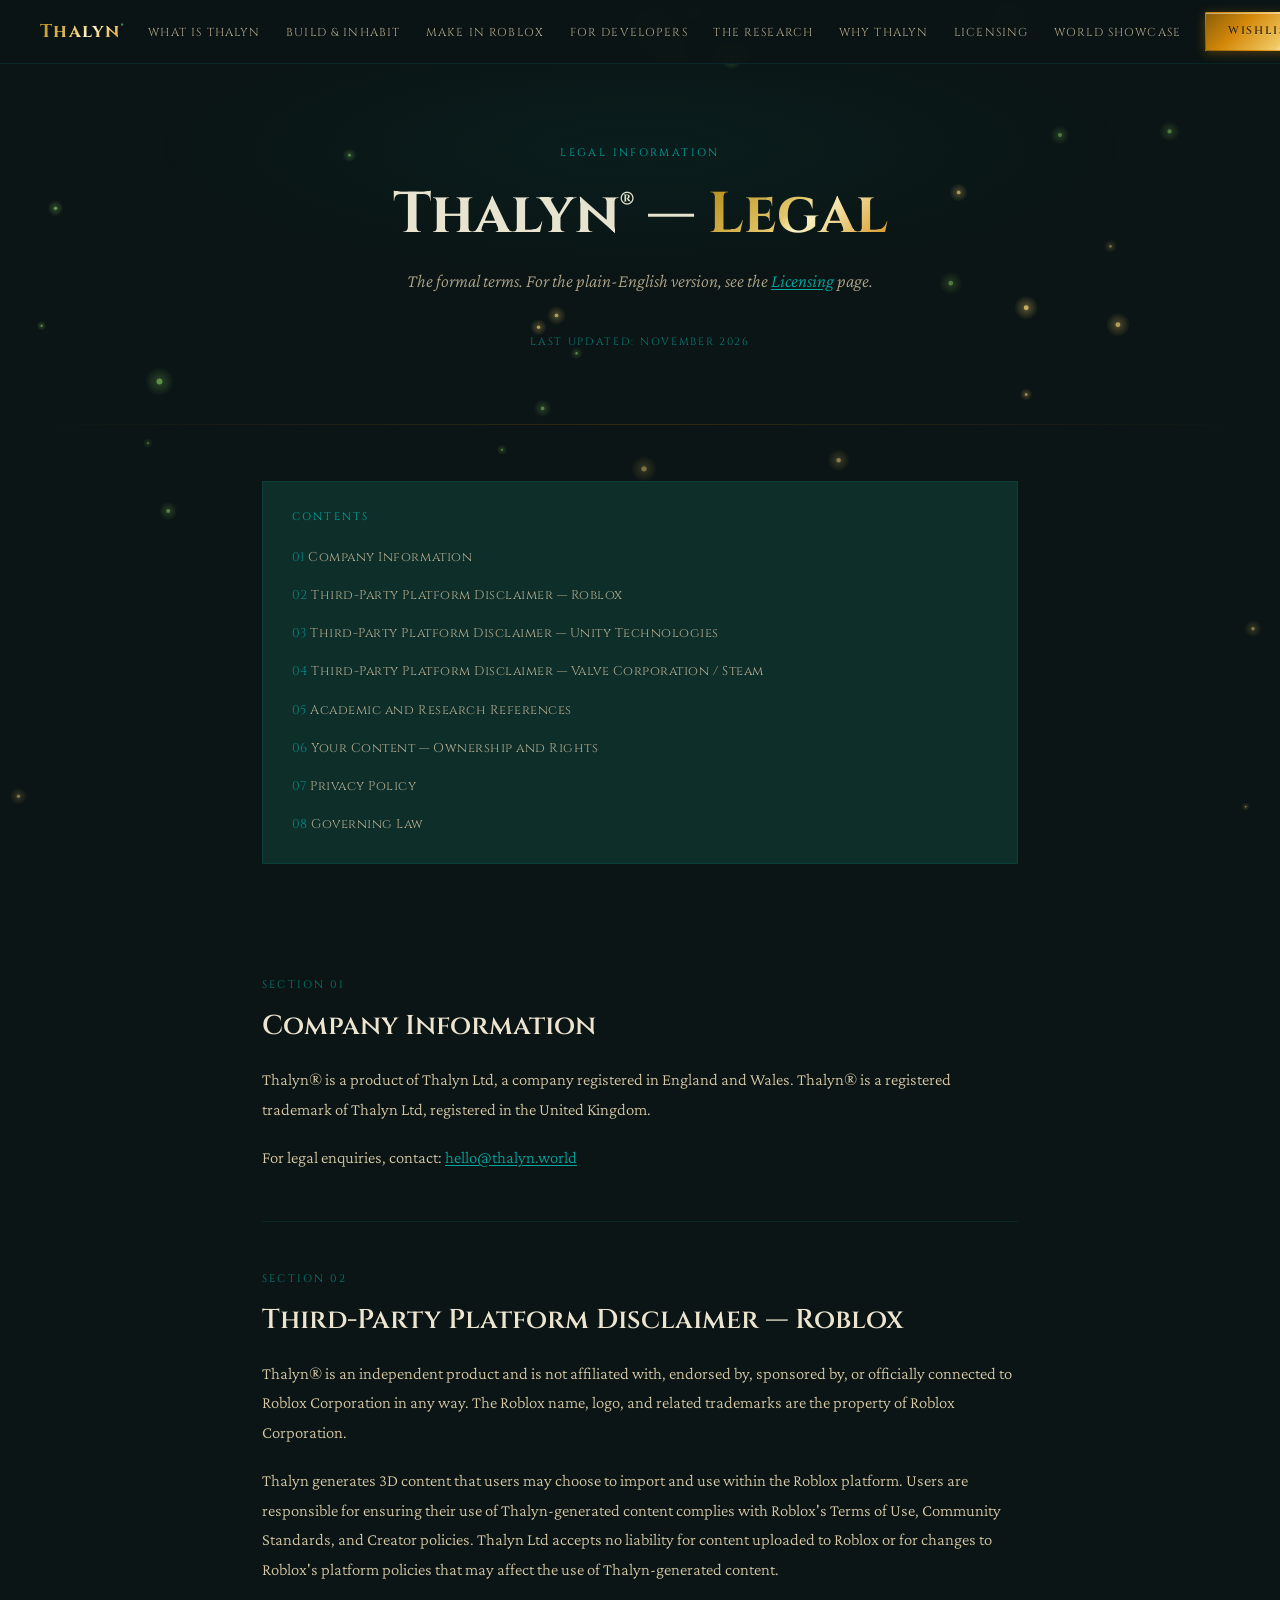
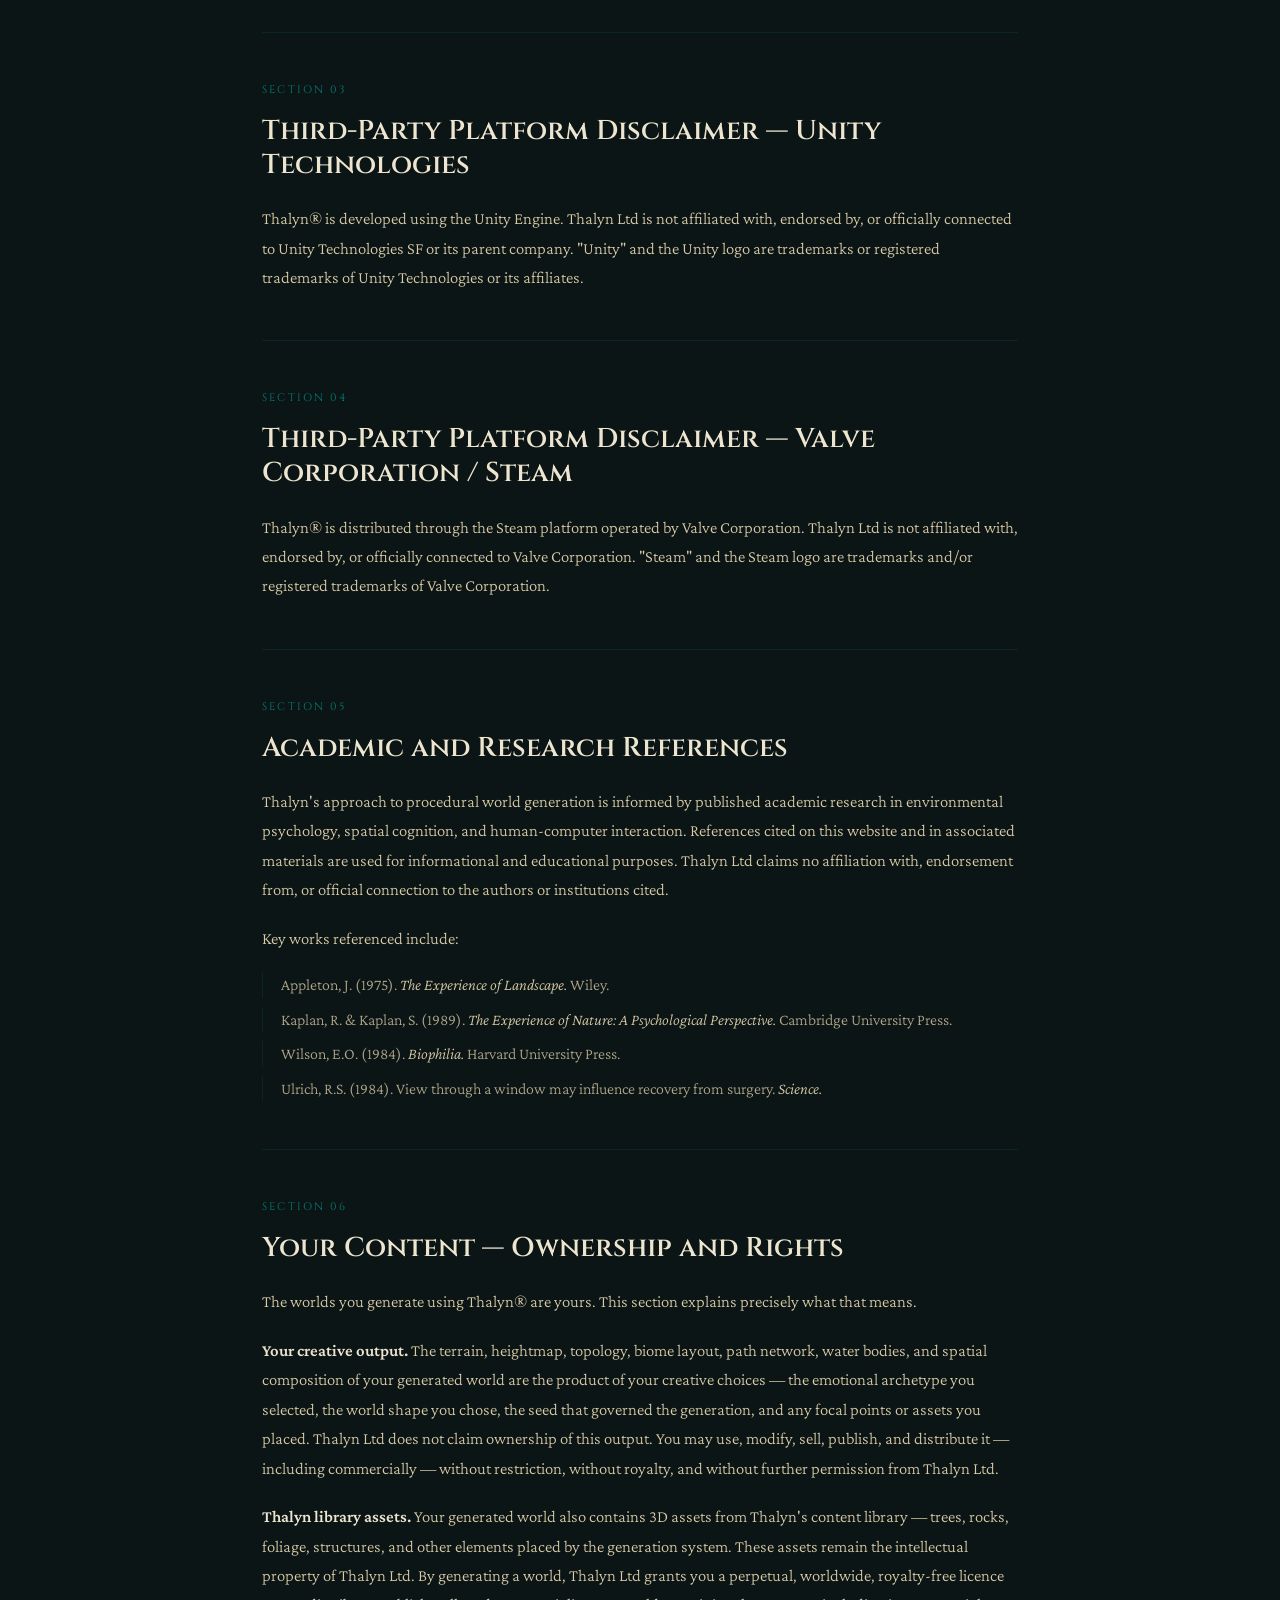
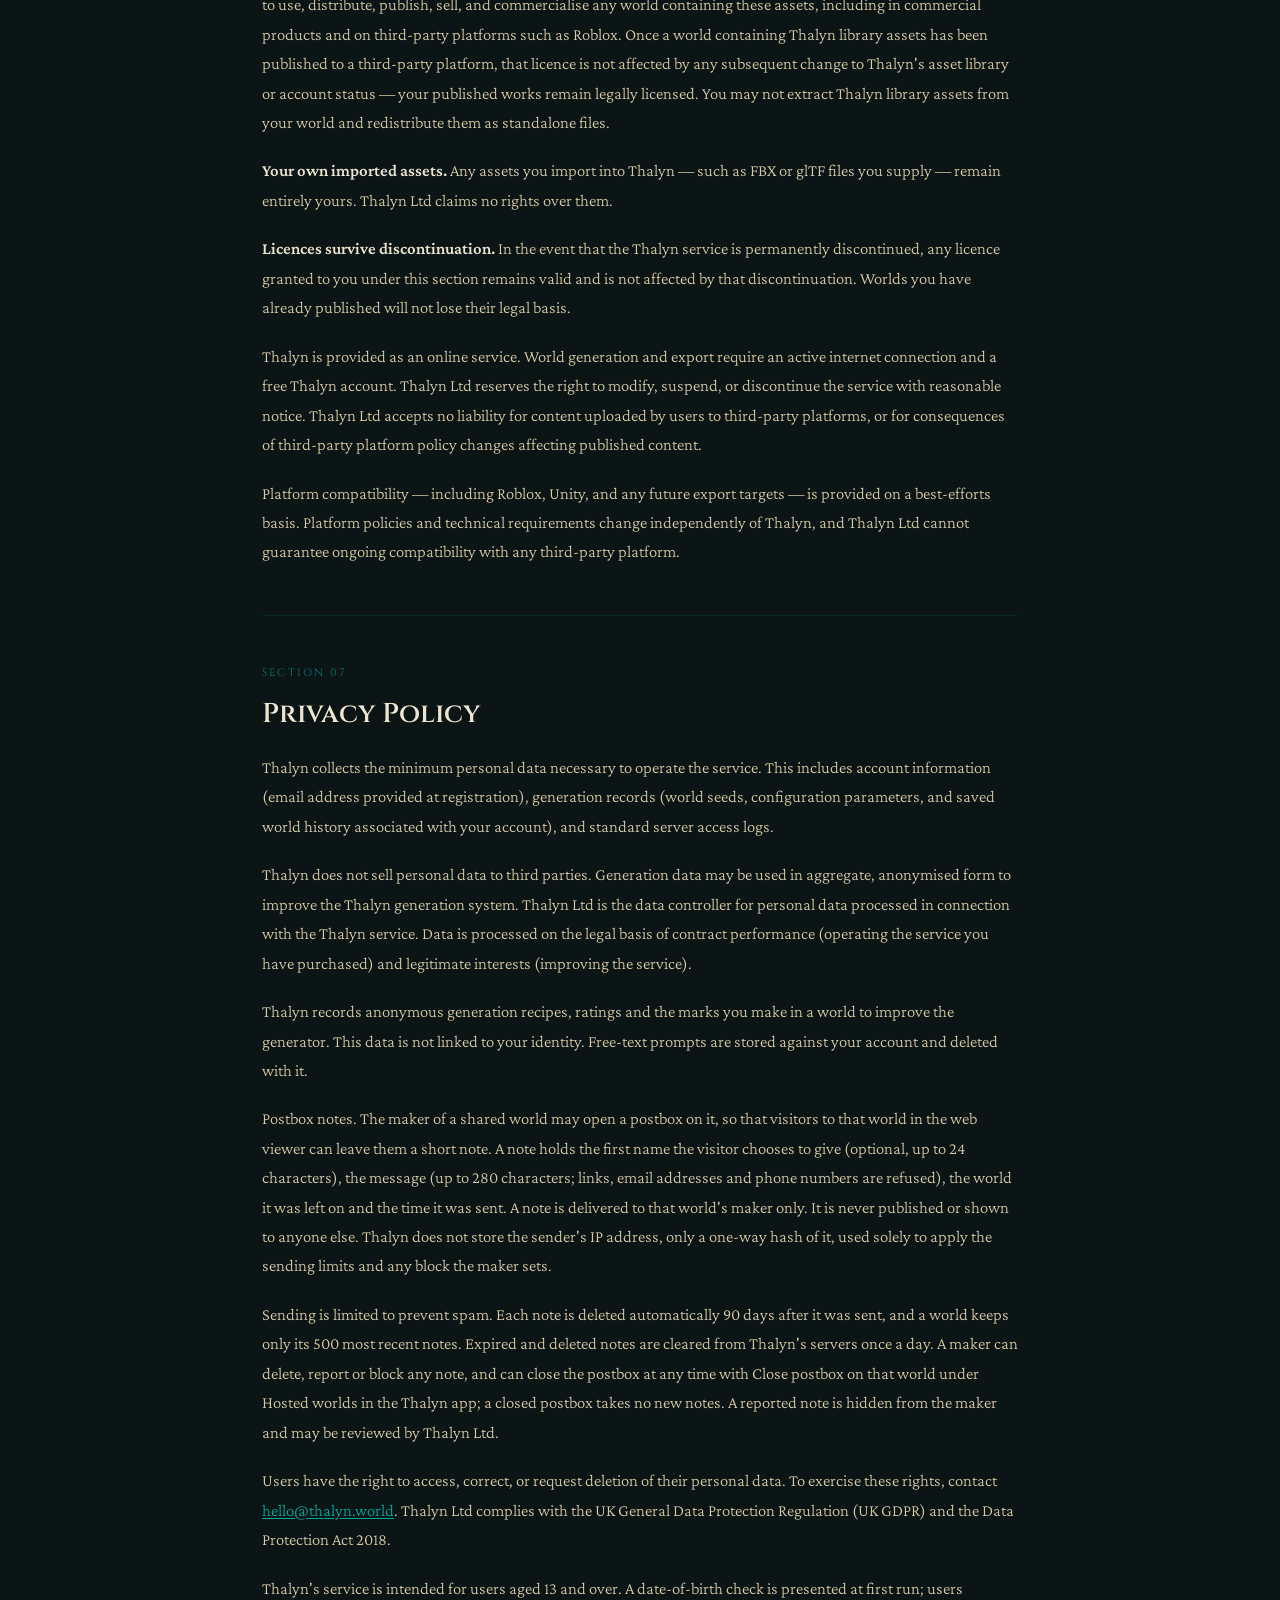
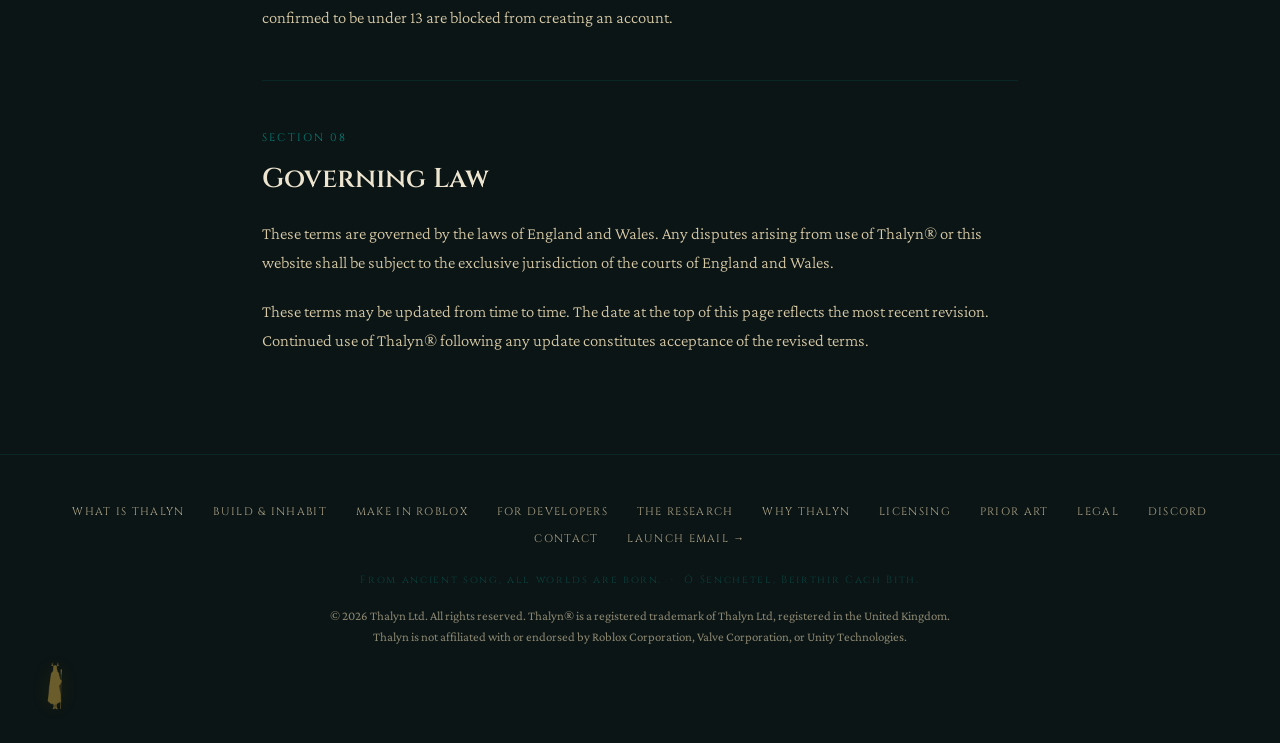
<file: legal/index.html>
<!DOCTYPE html>
<html lang="en">
<head>
<meta charset="UTF-8">
<meta name="viewport" content="width=device-width, initial-scale=1.0">
<script>document.documentElement.classList.add('js');</script>
<title>Thalyn® — Legal</title>
<meta name="description" content="The formal terms for Thalyn — company details, platform disclaimers, your content licence and ownership, privacy, GDPR rights, and governing law.">
<meta property="og:title" content="Thalyn® — Legal">
<meta property="og:description" content="The formal terms behind Thalyn: company details, third-party platform disclaimers, your content licence and ownership, privacy and GDPR rights, and governing law.">
<meta property="og:type" content="website">
<meta property="og:url" content="https://thalyn.world/legal/">
<meta property="og:image" content="https://thalyn.world/enhanced_4k_169_thalyn_splash_5_.webp">
<link rel="icon" href="/thalyn_figure_gold.png">
<link rel="preconnect" href="https://fonts.googleapis.com">
<link rel="preconnect" href="https://fonts.gstatic.com" crossorigin>
<link href="https://fonts.googleapis.com/css2?family=Cinzel:wght@400;600;700&family=Crimson+Pro:ital,wght@0,300;0,400;0,600;1,300;1,400&display=swap" rel="stylesheet">
<link rel="stylesheet" href="/assets/site.css">
<!--BEGIN:meta-->
<link rel="canonical" href="https://thalyn.world/legal/">
<link rel="apple-touch-icon" href="/thalyn_figure_gold.png">
<meta name="theme-color" content="#0B1515">
<meta property="og:site_name" content="Thalyn">
<meta name="twitter:card" content="summary_large_image">
<meta name="twitter:image" content="https://thalyn.world/enhanced_4k_169_thalyn_splash_5_.webp">
<script type="application/ld+json">{"@context":"https://schema.org","@graph":[{"@type":"Organization","name":"Thalyn Ltd","url":"https://thalyn.world","logo":"https://thalyn.world/library_logo_650x360_transparent.png","sameAs":["https://discord.gg/UH9ukaR5Ew","https://store.steampowered.com/app/4581800/Thalyn/"]},{"@type":"WebSite","name":"Thalyn","url":"https://thalyn.world"}]}</script>
<!-- ANALYTICS_SNIPPET (P0-5): paste a cookieless analytics script tag here
     (Plausible or GoatCounter — no consent banner needed; never Google Analytics),
     then rebuild. app.js's trackEvent() already calls window.plausible(...) /
     window.goatcounter.count(...) if either exists, so Discord clicks, email-form
     submits, Steam-wishlist clicks and demo-world/GLB events start firing the
     moment a real snippet lands here. Currently absent — no analytics is running. -->
<!--END:meta-->
<style>
.legal-meta{font-family:var(--font-display);font-size:0.66rem;letter-spacing:0.16em;text-transform:uppercase;color:var(--teal-dim);margin-top:0.6rem;}
.page-sub a{color:var(--teal);text-decoration:underline;text-underline-offset:2px;}
.legal-toc{max-width:820px;margin:0 auto;padding:3.5rem 2rem 0;}
.legal-clause{scroll-margin-top:88px;}
.legal-clause + .legal-clause{margin-top:3rem;padding-top:3rem;border-top:1px solid var(--border-subtle);}
.legal-clause .label{color:var(--teal-dim);margin-bottom:0.9rem;}
.legal-clause h2{font-size:clamp(1.25rem,2.6vw,1.7rem);}
.legal-refs{list-style:none;margin:0.4rem 0 0;display:flex;flex-direction:column;gap:0.55rem;}
.legal-refs li{font-size:1rem;font-weight:300;color:var(--parchment-dim);line-height:1.6;padding-left:1.1rem;border-left:1px solid var(--border-subtle);}
.legal-refs li em{color:var(--parchment);font-style:italic;}
</style>
</head>
<body data-page="legal">
<a class="skip-link" href="#main">Skip to content</a>
<!--BEGIN:nav-->
<header class="site-nav" data-open="false">
  <a href="/" class="nav-logo" aria-label="Thalyn home">Thalyn<sup>&reg;</sup></a>
  <ul id="nav-menu" class="nav-links">
    <li><a href="/what-is-thalyn/">What is Thalyn</a></li>
    <li><a href="/core/">Build &amp; Inhabit</a></li>
    <li><a href="/roblox/">Make in Roblox</a></li>
    <li><a href="/developers/">For Developers</a></li>
    <li><a href="/research/">The Research</a></li>
    <li><a href="/why-thalyn/">Why Thalyn</a></li>
    <li><a href="/licensing/">Licensing</a></li>
    <li><a href="/demo/">World Showcase</a></li>
  </ul>
  <div class="nav-actions">
    <a class="btn btn-primary btn-sm cta-steam" href="https://store.steampowered.com/app/4581800/Thalyn/" target="_blank" rel="noopener" data-label-steam="Wishlist on Steam" data-label-pending="Join the Discord">Wishlist on Steam</a>
    <button class="nav-toggle" aria-controls="nav-menu" aria-expanded="false" aria-label="Open menu"><svg viewBox="0 0 24 24" fill="none" stroke="currentColor" stroke-width="1.6" aria-hidden="true"><path d="M3 6h18M3 12h18M3 18h18"/></svg></button>
  </div>
</header>
<!--END:nav-->

<main id="main">
<section class="page-hero">
  <p class="page-eyebrow">Legal Information</p>
  <h1 class="page-title">Thalyn® — <em>Legal</em></h1>
  <p class="page-sub">The formal terms. For the plain-English version, see the <a href="/licensing/">Licensing</a> page.</p>
  <p class="legal-meta">Last updated: November 2026</p>
</section>

<div class="divider"></div>

<div class="legal-toc">
  <nav class="toc reveal" aria-label="Legal clauses">
    <span class="label">Contents</span>
    <ol>
      <li><a href="#clause-company">Company Information</a></li>
      <li><a href="#clause-roblox">Third-Party Platform Disclaimer — Roblox</a></li>
      <li><a href="#clause-unity">Third-Party Platform Disclaimer — Unity Technologies</a></li>
      <li><a href="#clause-steam">Third-Party Platform Disclaimer — Valve Corporation / Steam</a></li>
      <li><a href="#clause-references">Academic and Research References</a></li>
      <li><a href="#clause-licence">Your Content — Ownership and Rights</a></li>
      <li><a href="#clause-privacy">Privacy Policy</a></li>
      <li><a href="#clause-law">Governing Law</a></li>
    </ol>
  </nav>
</div>

<div class="prose">

  <section id="clause-company" class="legal-clause reveal">
    <span class="label">Section 01</span>
    <h2>Company Information</h2>
    <p>Thalyn® is a product of Thalyn Ltd, a company registered in England and Wales. Thalyn® is a registered trademark of Thalyn Ltd, registered in the United Kingdom.</p>
    <p>For legal enquiries, contact: <a href="mailto:hello@thalyn.world">hello@thalyn.world</a></p>
  </section>

  <section id="clause-roblox" class="legal-clause reveal">
    <span class="label">Section 02</span>
    <h2>Third-Party Platform Disclaimer — Roblox</h2>
    <p>Thalyn® is an independent product and is not affiliated with, endorsed by, sponsored by, or officially connected to Roblox Corporation in any way. The Roblox name, logo, and related trademarks are the property of Roblox Corporation.</p>
    <p>Thalyn generates 3D content that users may choose to import and use within the Roblox platform. Users are responsible for ensuring their use of Thalyn-generated content complies with Roblox's Terms of Use, Community Standards, and Creator policies. Thalyn Ltd accepts no liability for content uploaded to Roblox or for changes to Roblox's platform policies that may affect the use of Thalyn-generated content.</p>
  </section>

  <section id="clause-unity" class="legal-clause reveal">
    <span class="label">Section 03</span>
    <h2>Third-Party Platform Disclaimer — Unity Technologies</h2>
    <p>Thalyn® is developed using the Unity Engine. Thalyn Ltd is not affiliated with, endorsed by, or officially connected to Unity Technologies SF or its parent company. "Unity" and the Unity logo are trademarks or registered trademarks of Unity Technologies or its affiliates.</p>
  </section>

  <section id="clause-steam" class="legal-clause reveal">
    <span class="label">Section 04</span>
    <h2>Third-Party Platform Disclaimer — Valve Corporation / Steam</h2>
    <p>Thalyn® is distributed through the Steam platform operated by Valve Corporation. Thalyn Ltd is not affiliated with, endorsed by, or officially connected to Valve Corporation. "Steam" and the Steam logo are trademarks and/or registered trademarks of Valve Corporation.</p>
  </section>

  <section id="clause-references" class="legal-clause reveal">
    <span class="label">Section 05</span>
    <h2>Academic and Research References</h2>
    <p>Thalyn's approach to procedural world generation is informed by published academic research in environmental psychology, spatial cognition, and human-computer interaction. References cited on this website and in associated materials are used for informational and educational purposes. Thalyn Ltd claims no affiliation with, endorsement from, or official connection to the authors or institutions cited.</p>
    <p>Key works referenced include:</p>
    <ul class="legal-refs">
      <li>Appleton, J. (1975). <em>The Experience of Landscape.</em> Wiley.</li>
      <li>Kaplan, R. &amp; Kaplan, S. (1989). <em>The Experience of Nature: A Psychological Perspective.</em> Cambridge University Press.</li>
      <li>Wilson, E.O. (1984). <em>Biophilia.</em> Harvard University Press.</li>
      <li>Ulrich, R.S. (1984). View through a window may influence recovery from surgery. <em>Science.</em></li>
    </ul>
  </section>

  <section id="clause-licence" class="legal-clause reveal">
    <span class="label">Section 06</span>
    <h2>Your Content — Ownership and Rights</h2>

    <p>The worlds you generate using Thalyn® are yours. This section explains precisely what that means.</p>

    <p><strong>Your creative output.</strong> The terrain, heightmap, topology, biome layout, path network, water bodies, and spatial composition of your generated world are the product of your creative choices — the emotional archetype you selected, the world shape you chose, the seed that governed the generation, and any focal points or assets you placed. Thalyn Ltd does not claim ownership of this output. You may use, modify, sell, publish, and distribute it — including commercially — without restriction, without royalty, and without further permission from Thalyn Ltd.</p>

    <p><strong>Thalyn library assets.</strong> Your generated world also contains 3D assets from Thalyn's content library — trees, rocks, foliage, structures, and other elements placed by the generation system. These assets remain the intellectual property of Thalyn Ltd. By generating a world, Thalyn Ltd grants you a perpetual, worldwide, royalty-free licence to use, distribute, publish, sell, and commercialise any world containing these assets, including in commercial products and on third-party platforms such as Roblox. Once a world containing Thalyn library assets has been published to a third-party platform, that licence is not affected by any subsequent change to Thalyn's asset library or account status — your published works remain legally licensed. You may not extract Thalyn library assets from your world and redistribute them as standalone files.</p>

    <p><strong>Your own imported assets.</strong> Any assets you import into Thalyn — such as FBX or glTF files you supply — remain entirely yours. Thalyn Ltd claims no rights over them.</p>

    <p><strong>Licences survive discontinuation.</strong> In the event that the Thalyn service is permanently discontinued, any licence granted to you under this section remains valid and is not affected by that discontinuation. Worlds you have already published will not lose their legal basis.</p>

    <p>Thalyn is provided as an online service. World generation and export require an active internet connection and a free Thalyn account. Thalyn Ltd reserves the right to modify, suspend, or discontinue the service with reasonable notice. Thalyn Ltd accepts no liability for content uploaded by users to third-party platforms, or for consequences of third-party platform policy changes affecting published content.</p>

    <p>Platform compatibility — including Roblox, Unity, and any future export targets — is provided on a best-efforts basis. Platform policies and technical requirements change independently of Thalyn, and Thalyn Ltd cannot guarantee ongoing compatibility with any third-party platform.</p>
  </section>

  <section id="clause-privacy" class="legal-clause reveal">
    <span class="label">Section 07</span>
    <h2>Privacy Policy</h2>
    <p>Thalyn collects the minimum personal data necessary to operate the service. This includes account information (email address provided at registration), generation records (world seeds, configuration parameters, and saved world history associated with your account), and standard server access logs.</p>
    <p>Thalyn does not sell personal data to third parties. Generation data may be used in aggregate, anonymised form to improve the Thalyn generation system. Thalyn Ltd is the data controller for personal data processed in connection with the Thalyn service. Data is processed on the legal basis of contract performance (operating the service you have purchased) and legitimate interests (improving the service).</p>
    <p>Thalyn records anonymous generation recipes, ratings and the marks you make in a world to improve the generator. This data is not linked to your identity. Free-text prompts are stored against your account and deleted with it.</p>
    <p>Postbox notes. The maker of a shared world may open a postbox on it, so that visitors to that world in the web viewer can leave them a short note. A note holds the first name the visitor chooses to give (optional, up to 24 characters), the message (up to 280 characters; links, email addresses and phone numbers are refused), the world it was left on and the time it was sent. A note is delivered to that world's maker only. It is never published or shown to anyone else. Thalyn does not store the sender's IP address, only a one-way hash of it, used solely to apply the sending limits and any block the maker sets.</p>
    <p>Sending is limited to prevent spam. Each note is deleted automatically 90 days after it was sent, and a world keeps only its 500 most recent notes. Expired and deleted notes are cleared from Thalyn's servers once a day. A maker can delete, report or block any note, and can close the postbox at any time with Close postbox on that world under Hosted worlds in the Thalyn app; a closed postbox takes no new notes. A reported note is hidden from the maker and may be reviewed by Thalyn Ltd.</p>
    <p>Users have the right to access, correct, or request deletion of their personal data. To exercise these rights, contact <a href="mailto:hello@thalyn.world">hello@thalyn.world</a>. Thalyn Ltd complies with the UK General Data Protection Regulation (UK GDPR) and the Data Protection Act 2018.</p>
    <p>Thalyn's service is intended for users aged 13 and over. A date-of-birth check is presented at first run; users confirmed to be under 13 are blocked from creating an account.</p>
  </section>

  <section id="clause-law" class="legal-clause reveal">
    <span class="label">Section 08</span>
    <h2>Governing Law</h2>
    <p>These terms are governed by the laws of England and Wales. Any disputes arising from use of Thalyn® or this website shall be subject to the exclusive jurisdiction of the courts of England and Wales.</p>
    <p>These terms may be updated from time to time. The date at the top of this page reflects the most recent revision. Continued use of Thalyn® following any update constitutes acceptance of the revised terms.</p>
  </section>

</div>
</main>

<!--BEGIN:footer-->
<footer class="site-footer">
  <nav class="footer-links" aria-label="Footer">
    <a href="/what-is-thalyn/">What is Thalyn</a>
    <a href="/core/">Build &amp; Inhabit</a>
    <a href="/roblox/">Make in Roblox</a>
    <a href="/developers/">For Developers</a>
    <a href="/research/">The Research</a>
    <a href="/why-thalyn/">Why Thalyn</a>
    <a href="/licensing/">Licensing</a>
    <a href="/prior-art/">Prior Art</a>
    <a href="/legal/">Legal</a>
    <a href="https://discord.gg/UH9ukaR5Ew" target="_blank" rel="noopener">Discord</a>
    <a href="mailto:hello@thalyn.world">Contact</a>
    <a href="/#email-capture">Launch email &rarr;</a>
  </nav>
  <span class="footer-gaelic">From ancient song, all worlds are born. &nbsp;&middot;&nbsp; &Oacute; Senchetel, Beirthir Cach Bith.</span>
  <p class="footer-legal">&copy; 2026 Thalyn Ltd. All rights reserved. Thalyn&reg; is a registered trademark of Thalyn Ltd, registered in the United Kingdom.<br>Thalyn is not affiliated with or endorsed by Roblox Corporation, Valve Corporation, or Unity Technologies.</p>
</footer>
<!--END:footer-->

<a href="/" class="thalyn-mark" aria-label="Thalyn home"><img src="/thalyn_figure_gold.png" alt="" width="64"></a>
<canvas id="ember-canvas" aria-hidden="true"></canvas>
<script src="/assets/app.js" defer></script>
</body>
</html>
</file>
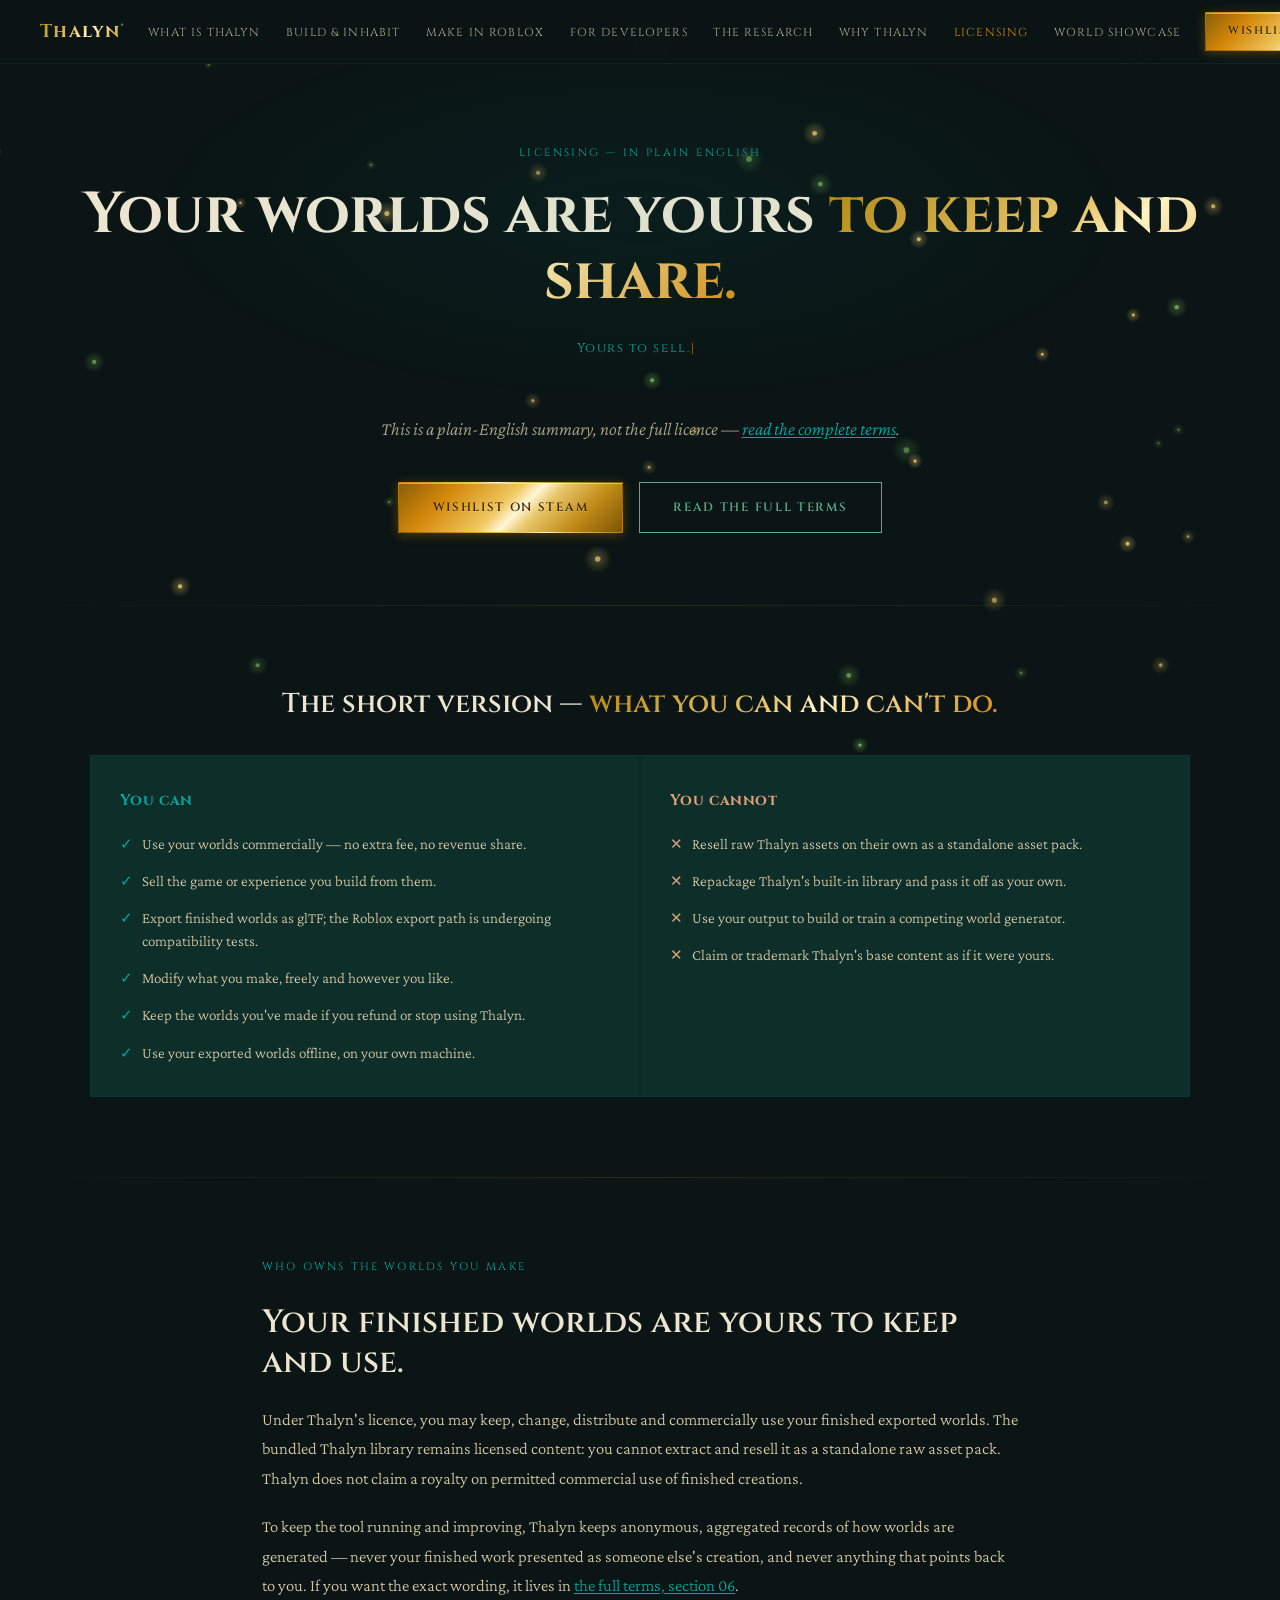
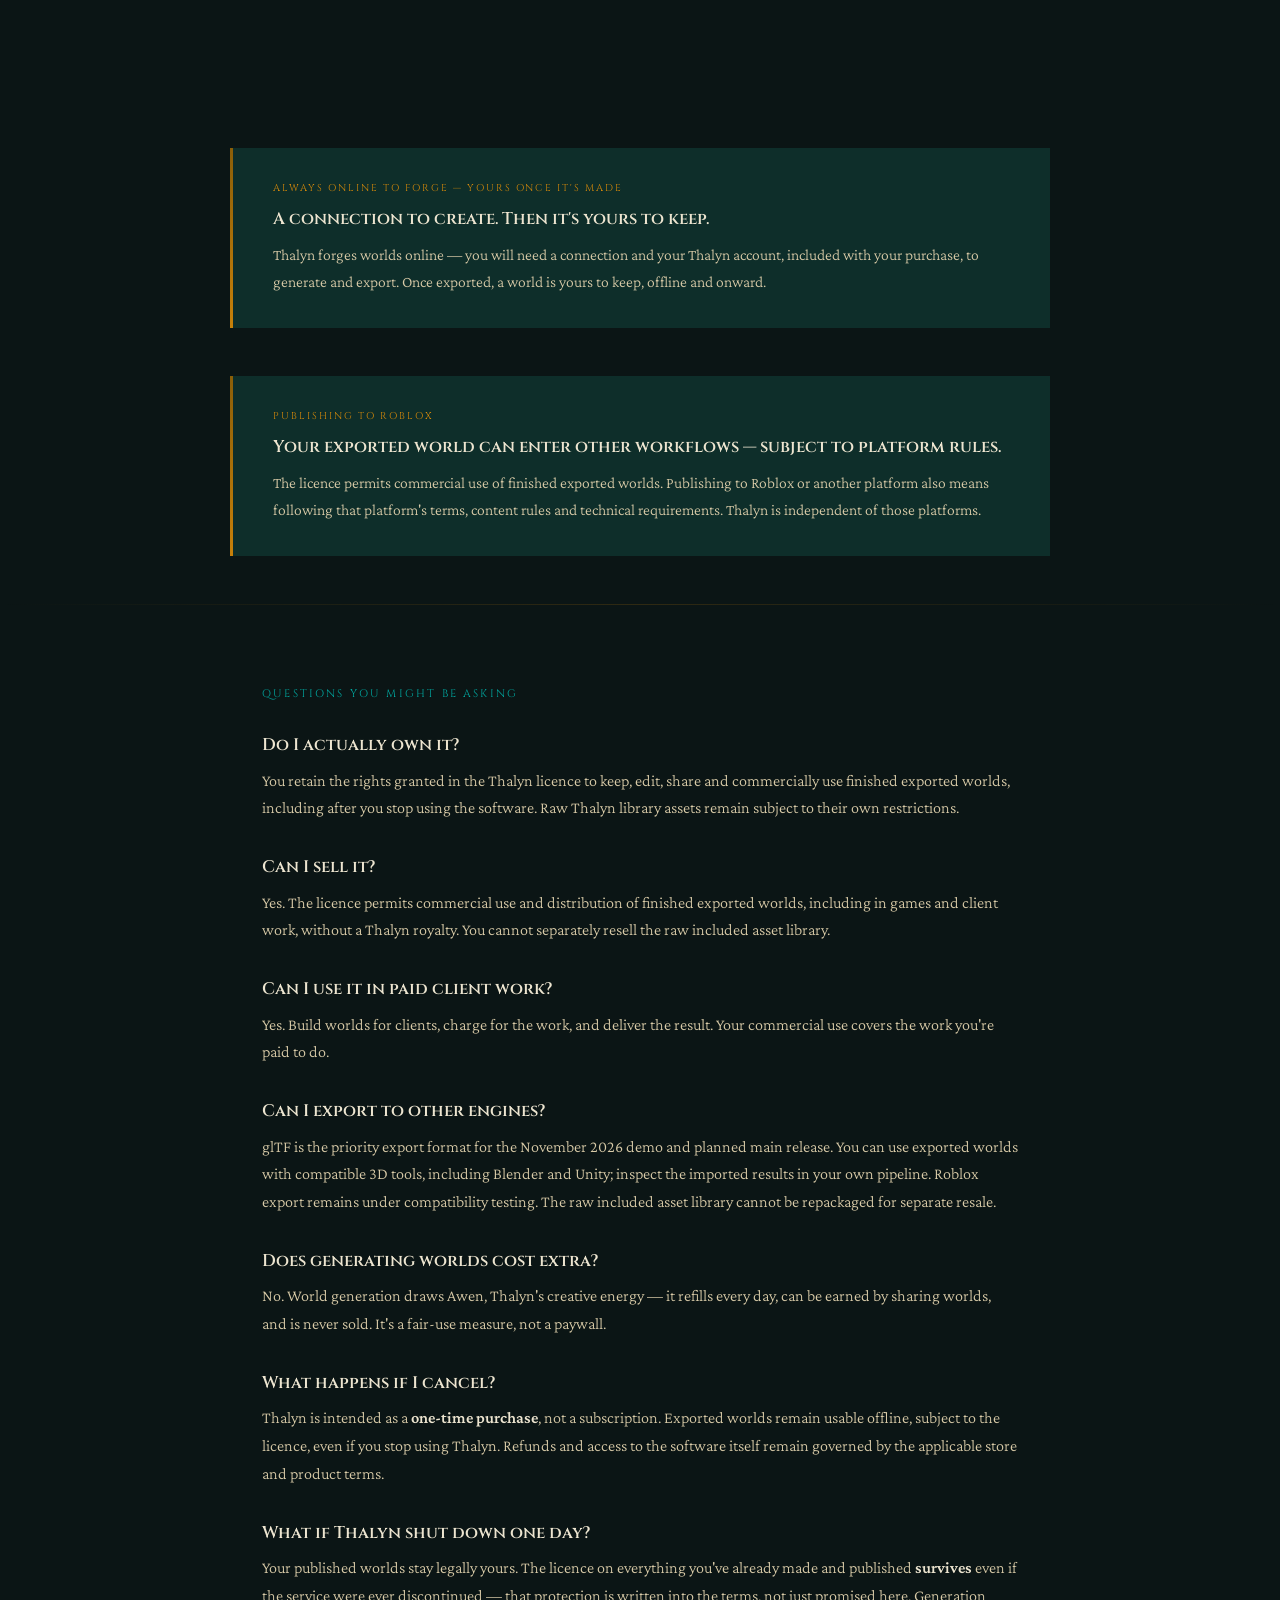
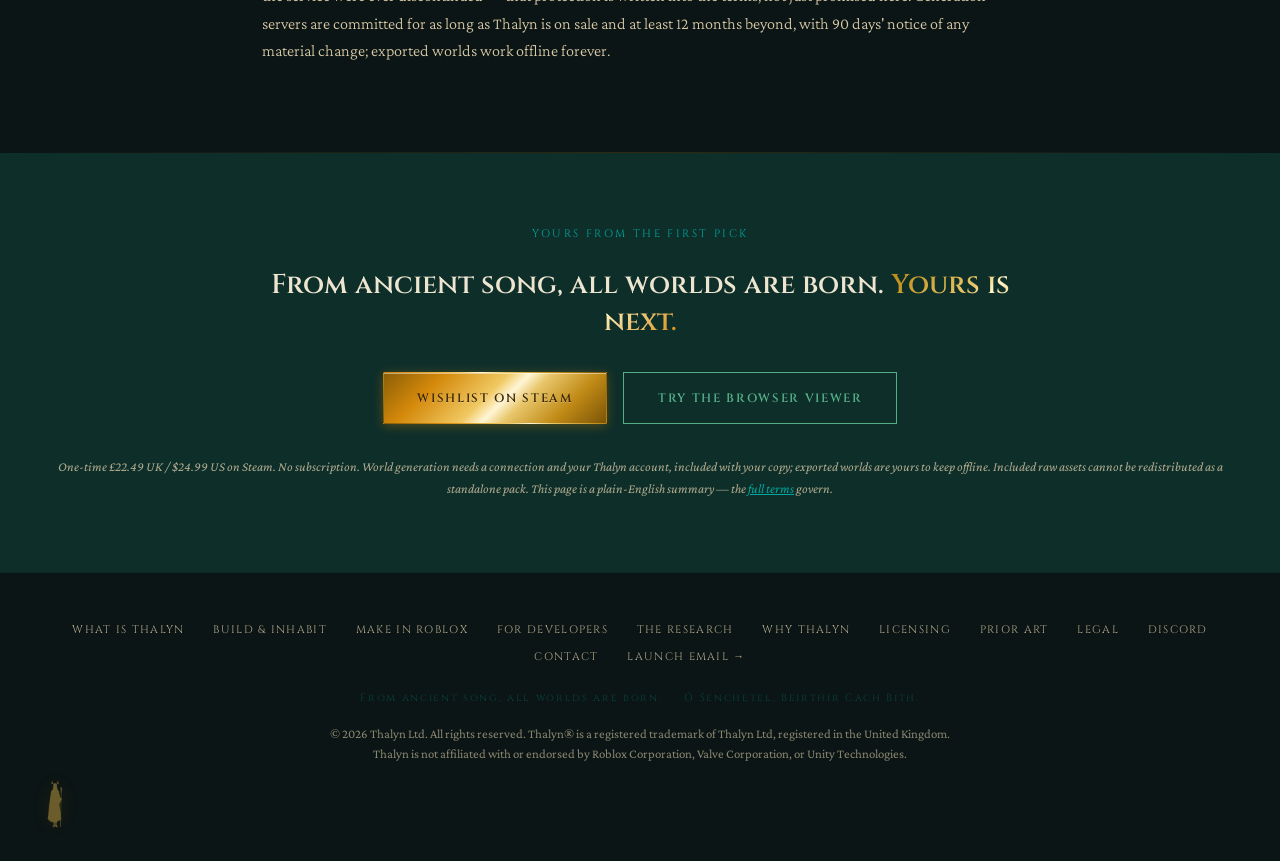
<file: licensing/index.html>
<!DOCTYPE html>
<html lang="en">
<head>
<meta charset="UTF-8">
<meta name="viewport" content="width=device-width, initial-scale=1.0">
<script>document.documentElement.classList.add('js');</script>
<title>Thalyn® Licensing — You Own What You Make</title>
<meta name="description" content="Your finished exported Thalyn worlds may be kept, shared and used commercially under the licence. The included raw asset library may not be resold separately.">
<meta property="og:title" content="Thalyn® Licensing — You Own What You Make">
<meta property="og:description" content="Know what you can do with your Thalyn exports: keep, share, modify and use finished worlds commercially. Raw included assets remain licensed. Read the full terms.">
<meta property="og:type" content="website">
<meta property="og:url" content="https://thalyn.world/licensing/">
<meta property="og:image" content="https://thalyn.world/enhanced_4k_169_thalyn_splash_5_.webp">
<link rel="icon" href="/thalyn_figure_gold.png">
<link rel="preconnect" href="https://fonts.googleapis.com">
<link rel="preconnect" href="https://fonts.gstatic.com" crossorigin>
<link href="https://fonts.googleapis.com/css2?family=Cinzel:wght@400;600;700&family=Crimson+Pro:ital,wght@0,300;0,400;0,600;1,300;1,400&display=swap" rel="stylesheet">
<link rel="stylesheet" href="/assets/site.css">
<!--BEGIN:meta-->
<link rel="canonical" href="https://thalyn.world/licensing/">
<link rel="apple-touch-icon" href="/thalyn_figure_gold.png">
<meta name="theme-color" content="#0B1515">
<meta property="og:site_name" content="Thalyn">
<meta name="twitter:card" content="summary_large_image">
<meta name="twitter:image" content="https://thalyn.world/enhanced_4k_169_thalyn_splash_5_.webp">
<script type="application/ld+json">{"@context":"https://schema.org","@graph":[{"@type":"Organization","name":"Thalyn Ltd","url":"https://thalyn.world","logo":"https://thalyn.world/library_logo_650x360_transparent.png","sameAs":["https://discord.gg/UH9ukaR5Ew","https://store.steampowered.com/app/4581800/Thalyn/"]},{"@type":"WebSite","name":"Thalyn","url":"https://thalyn.world"}]}</script>
<!-- ANALYTICS_SNIPPET (P0-5): paste a cookieless analytics script tag here
     (Plausible or GoatCounter — no consent banner needed; never Google Analytics),
     then rebuild. app.js's trackEvent() already calls window.plausible(...) /
     window.goatcounter.count(...) if either exists, so Discord clicks, email-form
     submits, Steam-wishlist clicks and demo-world/GLB events start firing the
     moment a real snippet lands here. Currently absent — no analytics is running. -->
<!--END:meta-->
<style>
.page-sub a{color:var(--teal);text-decoration:underline;text-underline-offset:2px;}
.cta-band .hook{margin-bottom:2rem;}
.faq{max-width:820px;margin-inline:auto;padding:5rem 2rem;}
.faq h3{font-family:var(--font-display);font-size:1.05rem;font-weight:600;color:var(--text-bright);margin:2.2rem 0 0.6rem;line-height:1.3;}
.faq h3:first-of-type{margin-top:2rem;}
.faq p{font-size:1.02rem;font-weight:300;color:var(--parchment);line-height:1.7;margin-bottom:0.4rem;}
.faq p strong{color:var(--text-bright);font-weight:600;}
</style>
</head>
<body data-page="licensing">
<a class="skip-link" href="#main">Skip to content</a>
<!--BEGIN:nav-->
<header class="site-nav" data-open="false">
  <a href="/" class="nav-logo" aria-label="Thalyn home">Thalyn<sup>&reg;</sup></a>
  <ul id="nav-menu" class="nav-links">
    <li><a href="/what-is-thalyn/">What is Thalyn</a></li>
    <li><a href="/core/">Build &amp; Inhabit</a></li>
    <li><a href="/roblox/">Make in Roblox</a></li>
    <li><a href="/developers/">For Developers</a></li>
    <li><a href="/research/">The Research</a></li>
    <li><a href="/why-thalyn/">Why Thalyn</a></li>
    <li><a href="/licensing/" aria-current="page">Licensing</a></li>
    <li><a href="/demo/">World Showcase</a></li>
  </ul>
  <div class="nav-actions">
    <a class="btn btn-primary btn-sm cta-steam" href="https://store.steampowered.com/app/4581800/Thalyn/" target="_blank" rel="noopener" data-label-steam="Wishlist on Steam" data-label-pending="Join the Discord">Wishlist on Steam</a>
    <button class="nav-toggle" aria-controls="nav-menu" aria-expanded="false" aria-label="Open menu"><svg viewBox="0 0 24 24" fill="none" stroke="currentColor" stroke-width="1.6" aria-hidden="true"><path d="M3 6h18M3 12h18M3 18h18"/></svg></button>
  </div>
</header>
<!--END:nav-->

<main id="main">

<section class="page-hero">
  <p class="page-eyebrow">Licensing — In Plain English</p>
  <h1 class="page-title">Your worlds are yours <em>to keep and share.</em></h1>
  <div class="tw-wrap"><span class="tw-target" data-phrases='["Yours to sell.","Yours to export.","Yours to keep.","Yours, after a refund."]'>Yours to sell.</span></div>
  <p class="page-sub">This is a plain-English summary, not the full licence — <a href="/legal/">read the complete terms</a>.</p>
  <div class="cta-row">
    <a class="btn btn-primary cta-steam" href="https://store.steampowered.com/app/4581800/Thalyn/" target="_blank" rel="noopener" data-label-steam="Wishlist on Steam" data-label-pending="Join the Discord">Wishlist on Steam</a>
    <a class="btn btn-secondary" href="/legal/">Read the Full Terms</a>
  </div>
</section>

<div class="divider"></div>

<section class="section">
  <div class="wrap">
    <p class="hook">The short version — <em>what you can and can&#39;t do.</em></p>
    <div class="cancant reveal">
      <div class="cancant-col can">
        <h3>You can</h3>
        <ul>
          <li>Use your worlds commercially — no extra fee, no revenue share.</li>
          <li>Sell the game or experience you build from them.</li>
          <li>Export finished worlds as glTF; the Roblox export path is undergoing compatibility tests.</li>
          <li>Modify what you make, freely and however you like.</li>
          <li>Keep the worlds you&#39;ve made if you refund or stop using Thalyn.</li>
          <li>Use your exported worlds offline, on your own machine.</li>
        </ul>
      </div>
      <div class="cancant-col cant">
        <h3>You cannot</h3>
        <ul>
          <li>Resell raw Thalyn assets on their own as a standalone asset pack.</li>
          <li>Repackage Thalyn&#39;s built-in library and pass it off as your own.</li>
          <li>Use your output to build or train a competing world generator.</li>
          <li>Claim or trademark Thalyn&#39;s base content as if it were yours.</li>
        </ul>
      </div>
    </div>
  </div>
</section>

<div class="divider"></div>

<section class="prose">
  <span class="label">Who owns the worlds you make</span>
  <h2>Your finished worlds are yours to keep and use.</h2>
  <p>Under Thalyn's licence, you may keep, change, distribute and commercially use your finished exported worlds. The bundled Thalyn library remains licensed content: you cannot extract and resell it as a standalone raw asset pack. Thalyn does not claim a royalty on permitted commercial use of finished creations.</p>
  <p>To keep the tool running and improving, Thalyn keeps anonymous, aggregated records of how worlds are generated — never your finished work presented as someone else&#39;s creation, and never anything that points back to you. If you want the exact wording, it lives in <a href="/legal/">the full terms, section 06</a>.</p>
</section>

<div class="callout reveal">
  <span class="label">Always online to forge — yours once it&#39;s made</span>
  <h3>A connection to create. Then it&#39;s yours to keep.</h3>
  <p>Thalyn forges worlds online — you will need a connection and your Thalyn account, included with your purchase, to generate and export. Once exported, a world is yours to keep, offline and onward.</p>
</div>

<div class="callout reveal">
  <span class="label">Publishing to Roblox</span>
  <h3>Your exported world can enter other workflows — subject to platform rules.</h3>
  <p>The licence permits commercial use of finished exported worlds. Publishing to Roblox or another platform also means following that platform's terms, content rules and technical requirements. Thalyn is independent of those platforms.</p>
</div>

<div class="divider"></div>

<section class="faq">
  <span class="label">Questions you might be asking</span>

  <h3>Do I actually own it?</h3>
  <p>You retain the rights granted in the Thalyn licence to keep, edit, share and commercially use finished exported worlds, including after you stop using the software. Raw Thalyn library assets remain subject to their own restrictions.</p>

  <h3>Can I sell it?</h3>
  <p>Yes. The licence permits commercial use and distribution of finished exported worlds, including in games and client work, without a Thalyn royalty. You cannot separately resell the raw included asset library.</p>

  <h3>Can I use it in paid client work?</h3>
  <p>Yes. Build worlds for clients, charge for the work, and deliver the result. Your commercial use covers the work you&#39;re paid to do.</p>

  <h3>Can I export to other engines?</h3>
  <p>glTF is the priority export format for the November 2026 demo and planned main release. You can use exported worlds with compatible 3D tools, including Blender and Unity; inspect the imported results in your own pipeline. Roblox export remains under compatibility testing. The raw included asset library cannot be repackaged for separate resale.</p>

  <h3>Does generating worlds cost extra?</h3>
  <p>No. World generation draws Awen, Thalyn&#39;s creative energy &mdash; it refills every day, can be earned by sharing worlds, and is never sold. It&#39;s a fair-use measure, not a paywall.</p>

  <h3>What happens if I cancel?</h3>
  <p>Thalyn is intended as a <strong>one-time purchase</strong>, not a subscription. Exported worlds remain usable offline, subject to the licence, even if you stop using Thalyn. Refunds and access to the software itself remain governed by the applicable store and product terms.</p>

  <h3>What if Thalyn shut down one day?</h3>
  <p>Your published worlds stay legally yours. The licence on everything you&#39;ve already made and published <strong>survives</strong> even if the service were ever discontinued — that protection is written into the terms, not just promised here. Generation servers are committed for as long as Thalyn is on sale and at least 12 months beyond, with 90 days&#39; notice of any material change; exported worlds work offline forever.</p>
</section>

<div class="divider"></div>

<section class="cta-band">
  <p class="eyebrow">Yours from the first pick</p>
  <p class="hook">From ancient song, all worlds are born. <em>Yours is next.</em></p>
  <div class="cta-row">
    <a class="btn btn-primary cta-steam" href="https://store.steampowered.com/app/4581800/Thalyn/" target="_blank" rel="noopener" data-label-steam="Wishlist on Steam" data-label-pending="Join the Discord">Wishlist on Steam</a>
    <a class="btn btn-secondary" href="/demo/">Try the browser viewer</a>
  </div>
  <p class="note">One-time £22.49 UK / $24.99 US on Steam. No subscription. World generation needs a connection and your Thalyn account, included with your copy; exported worlds are yours to keep offline. Included raw assets cannot be redistributed as a standalone pack. This page is a plain-English summary — the <a href="/legal/" style="color:var(--teal);text-decoration:underline;">full terms</a> govern.</p>
</section>
</main>

<!--BEGIN:footer-->
<footer class="site-footer">
  <nav class="footer-links" aria-label="Footer">
    <a href="/what-is-thalyn/">What is Thalyn</a>
    <a href="/core/">Build &amp; Inhabit</a>
    <a href="/roblox/">Make in Roblox</a>
    <a href="/developers/">For Developers</a>
    <a href="/research/">The Research</a>
    <a href="/why-thalyn/">Why Thalyn</a>
    <a href="/licensing/">Licensing</a>
    <a href="/prior-art/">Prior Art</a>
    <a href="/legal/">Legal</a>
    <a href="https://discord.gg/UH9ukaR5Ew" target="_blank" rel="noopener">Discord</a>
    <a href="mailto:hello@thalyn.world">Contact</a>
    <a href="/#email-capture">Launch email &rarr;</a>
  </nav>
  <span class="footer-gaelic">From ancient song, all worlds are born. &nbsp;&middot;&nbsp; &Oacute; Senchetel, Beirthir Cach Bith.</span>
  <p class="footer-legal">&copy; 2026 Thalyn Ltd. All rights reserved. Thalyn&reg; is a registered trademark of Thalyn Ltd, registered in the United Kingdom.<br>Thalyn is not affiliated with or endorsed by Roblox Corporation, Valve Corporation, or Unity Technologies.</p>
</footer>
<!--END:footer-->

<a href="/" class="thalyn-mark" aria-label="Thalyn home"><img src="/thalyn_figure_gold.png" alt="" width="64"></a>
<canvas id="ember-canvas" aria-hidden="true"></canvas>
<script src="/assets/app.js" defer></script>
</body>
</html>
</file>
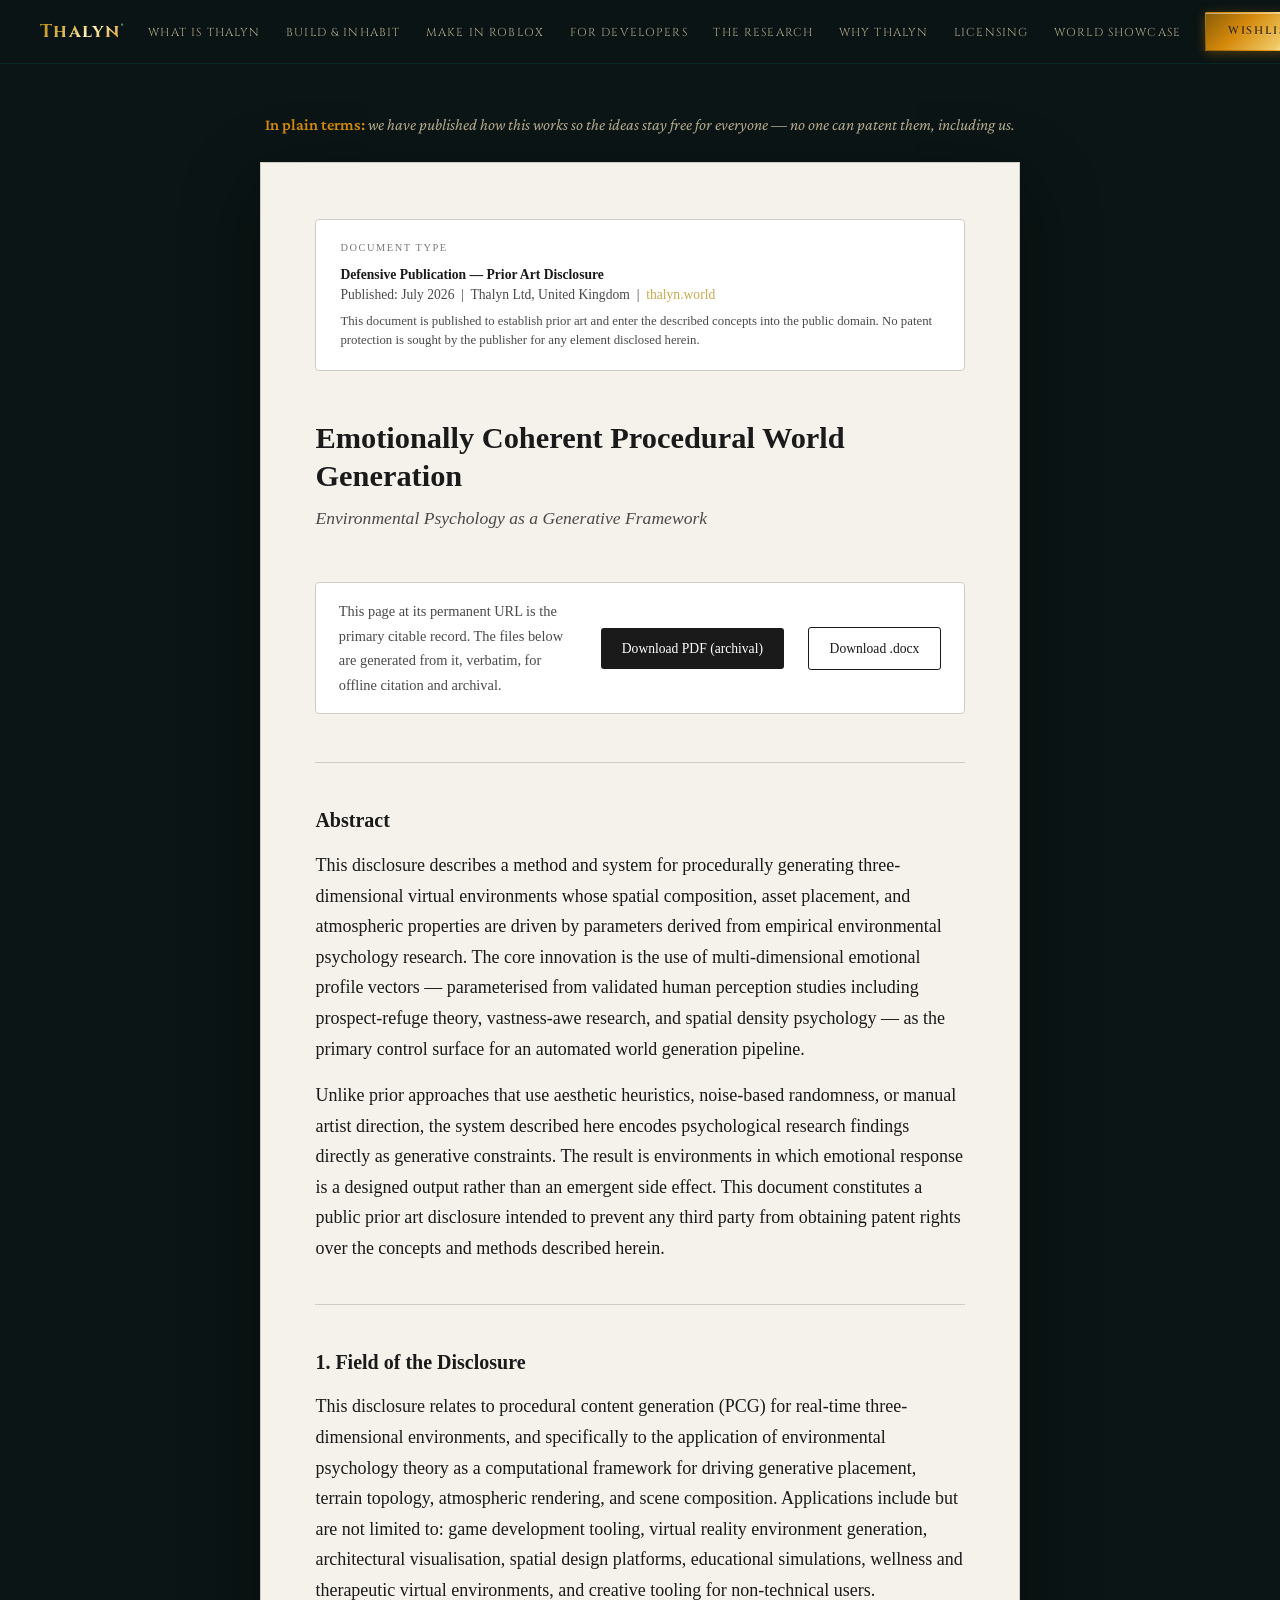
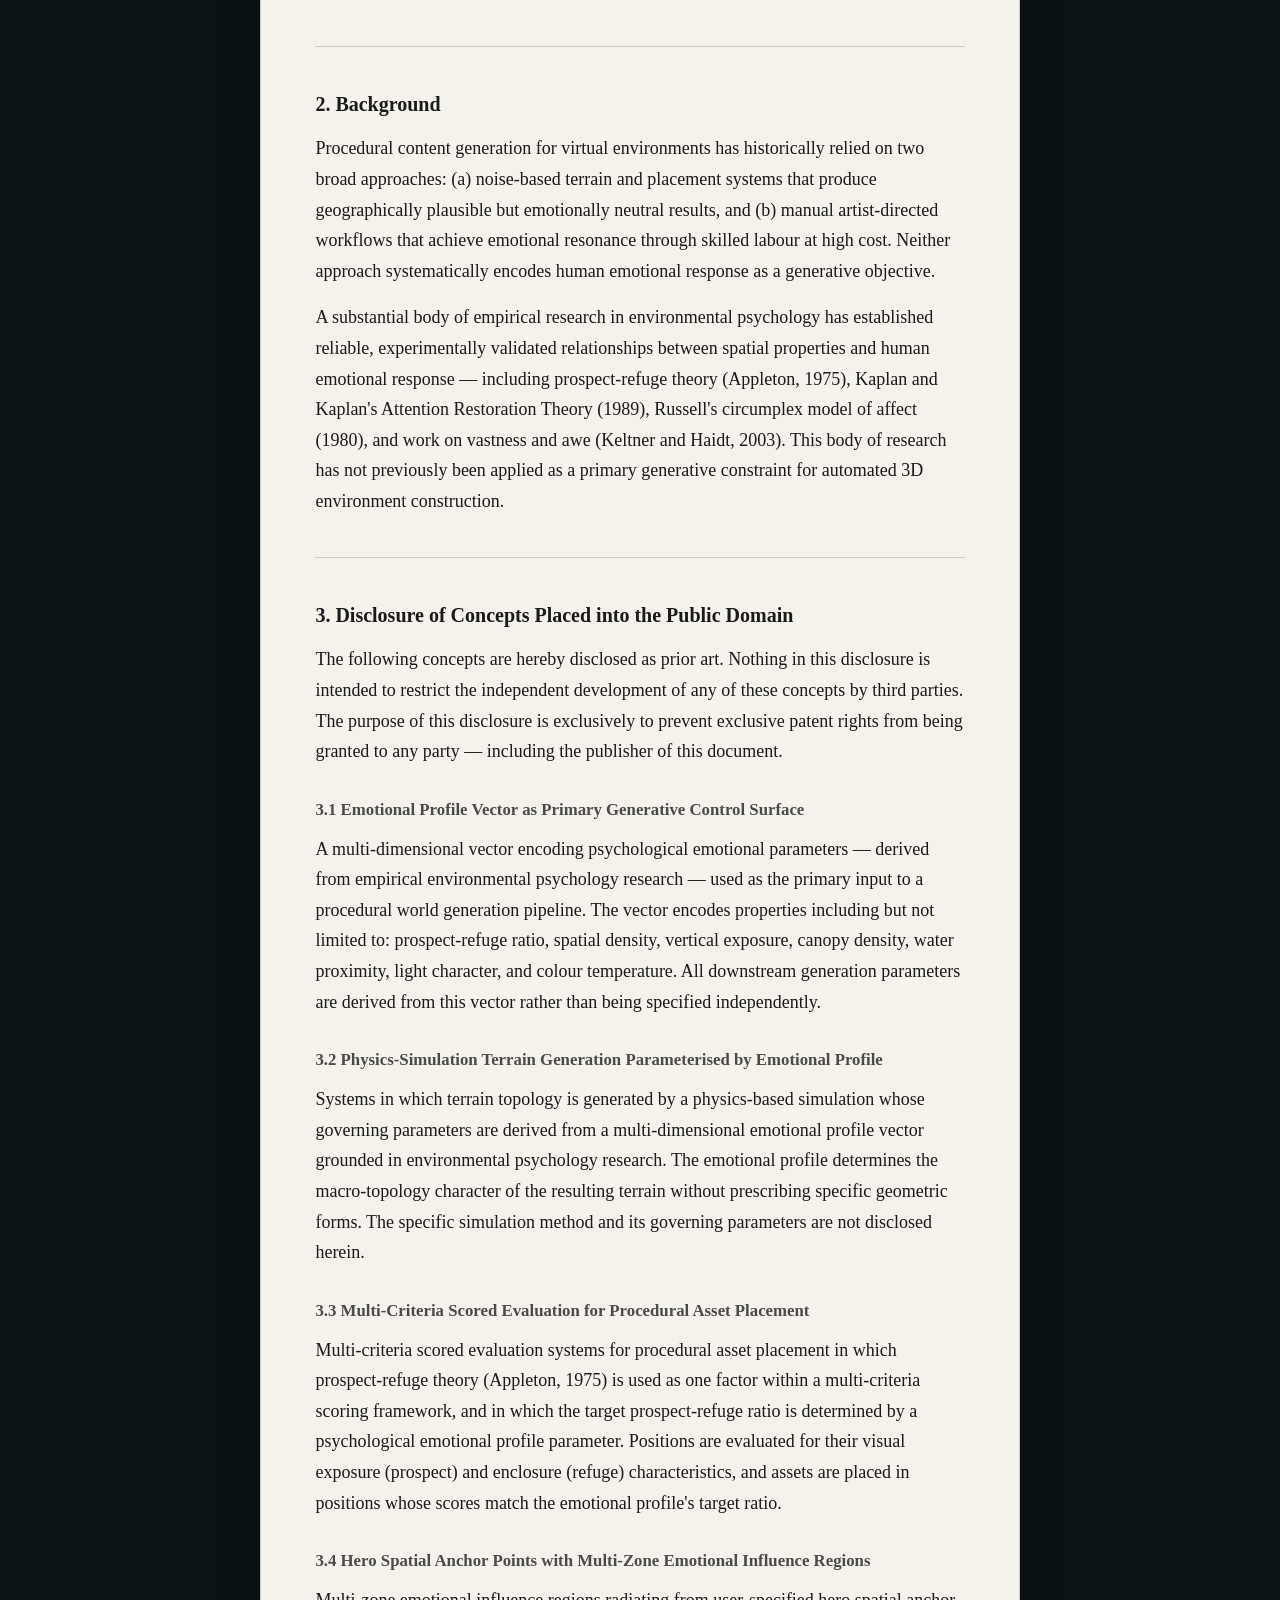
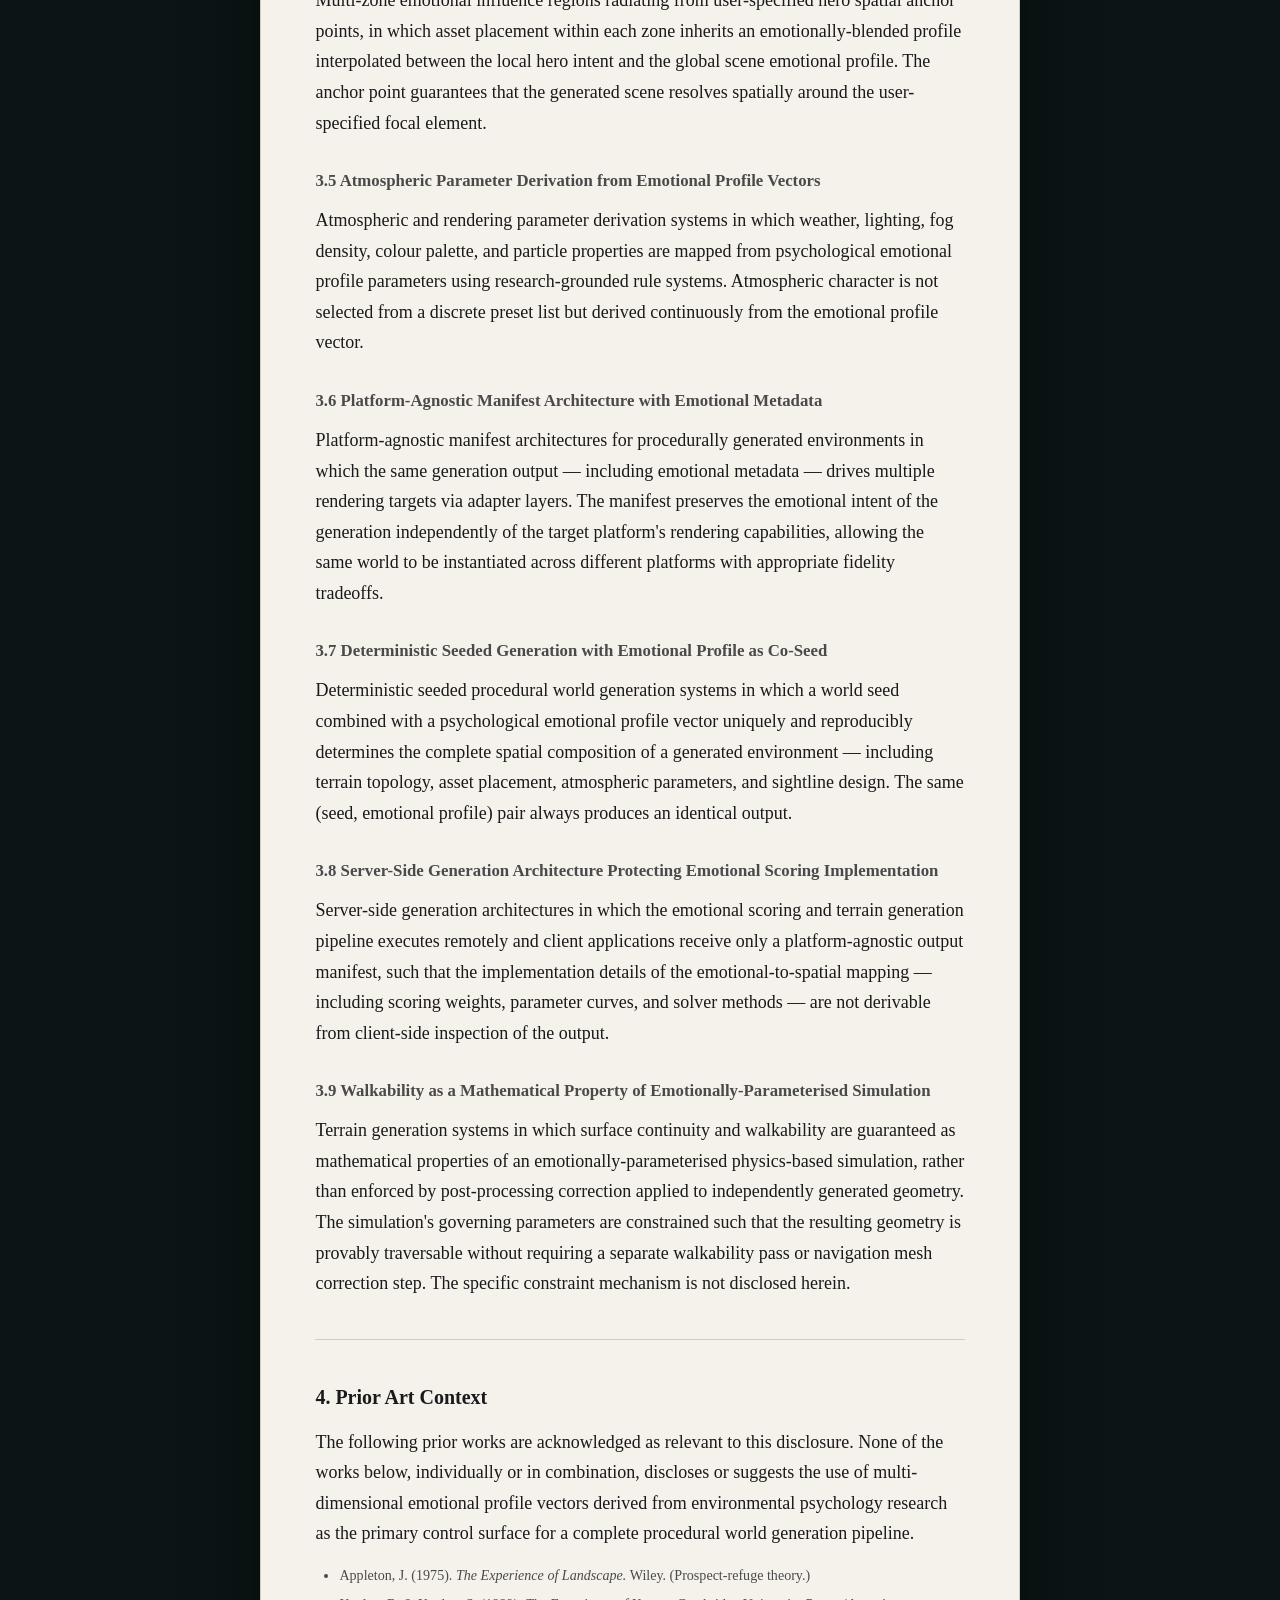
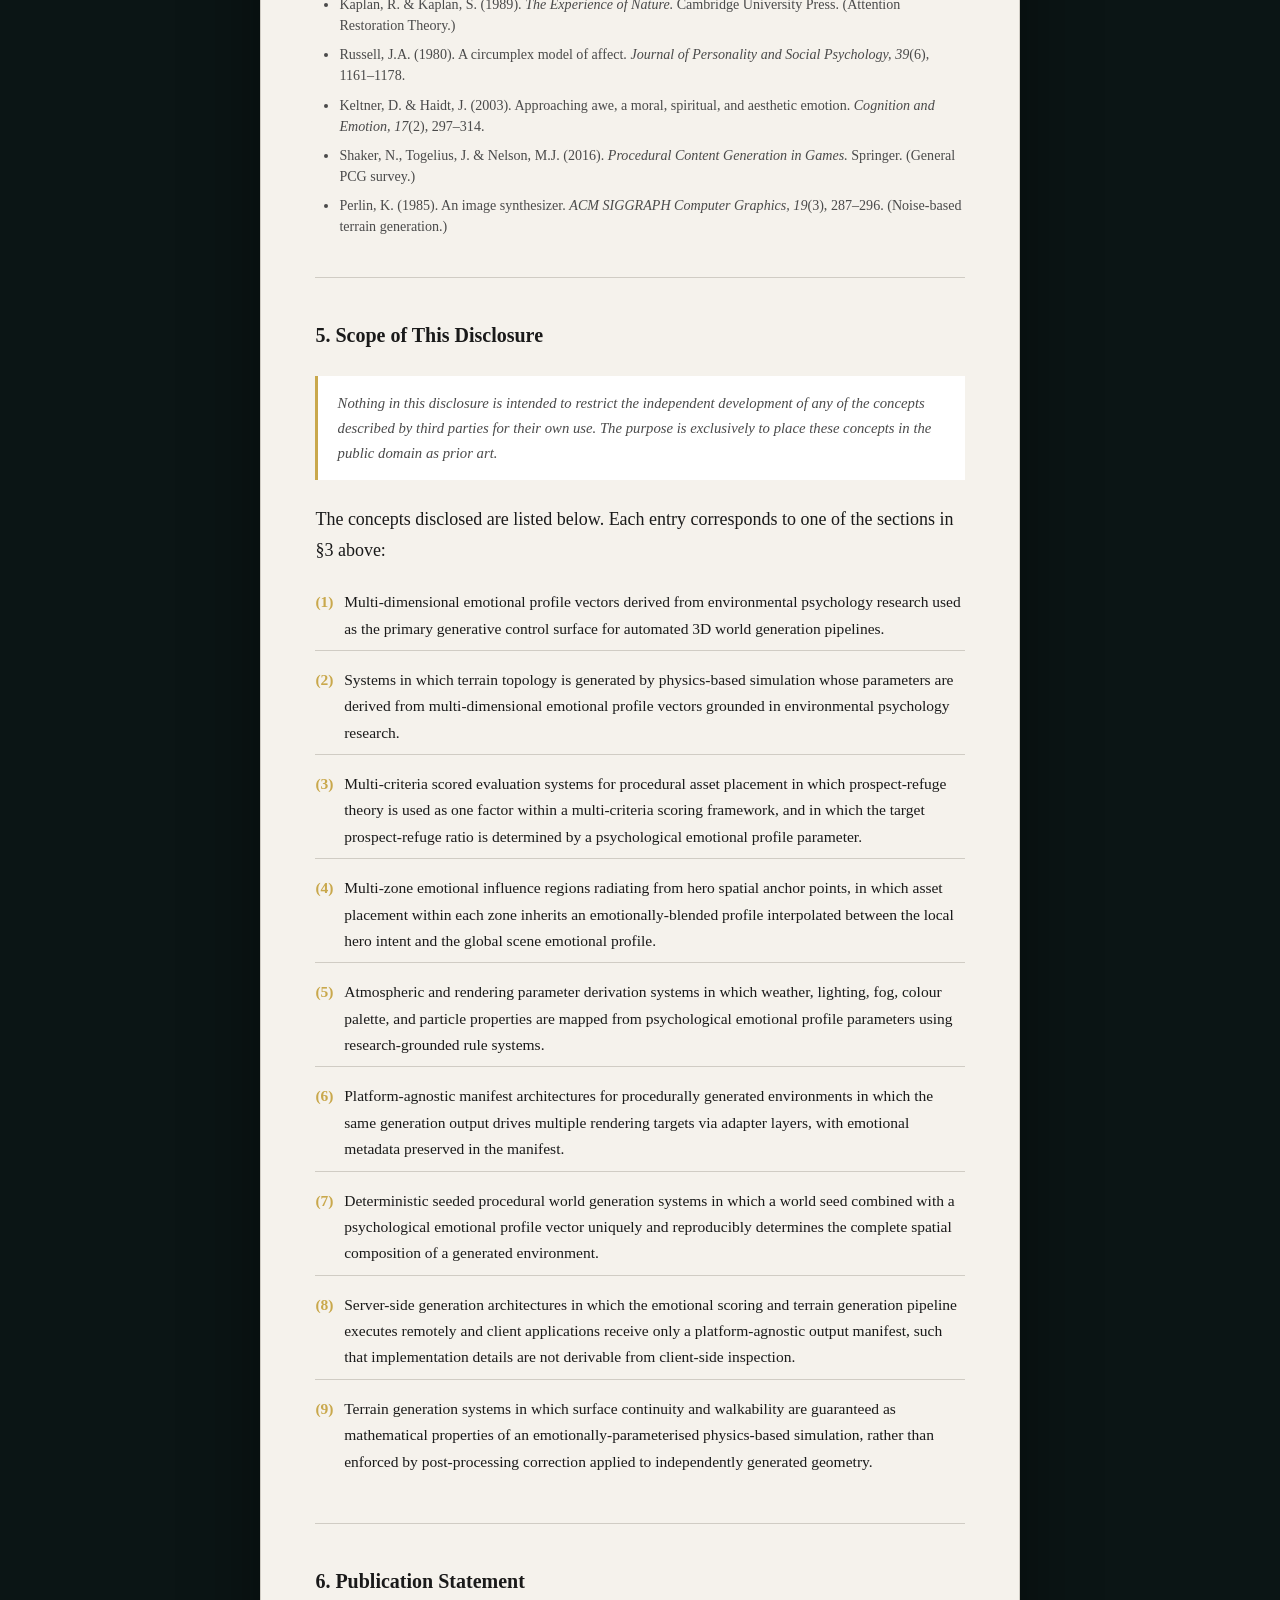
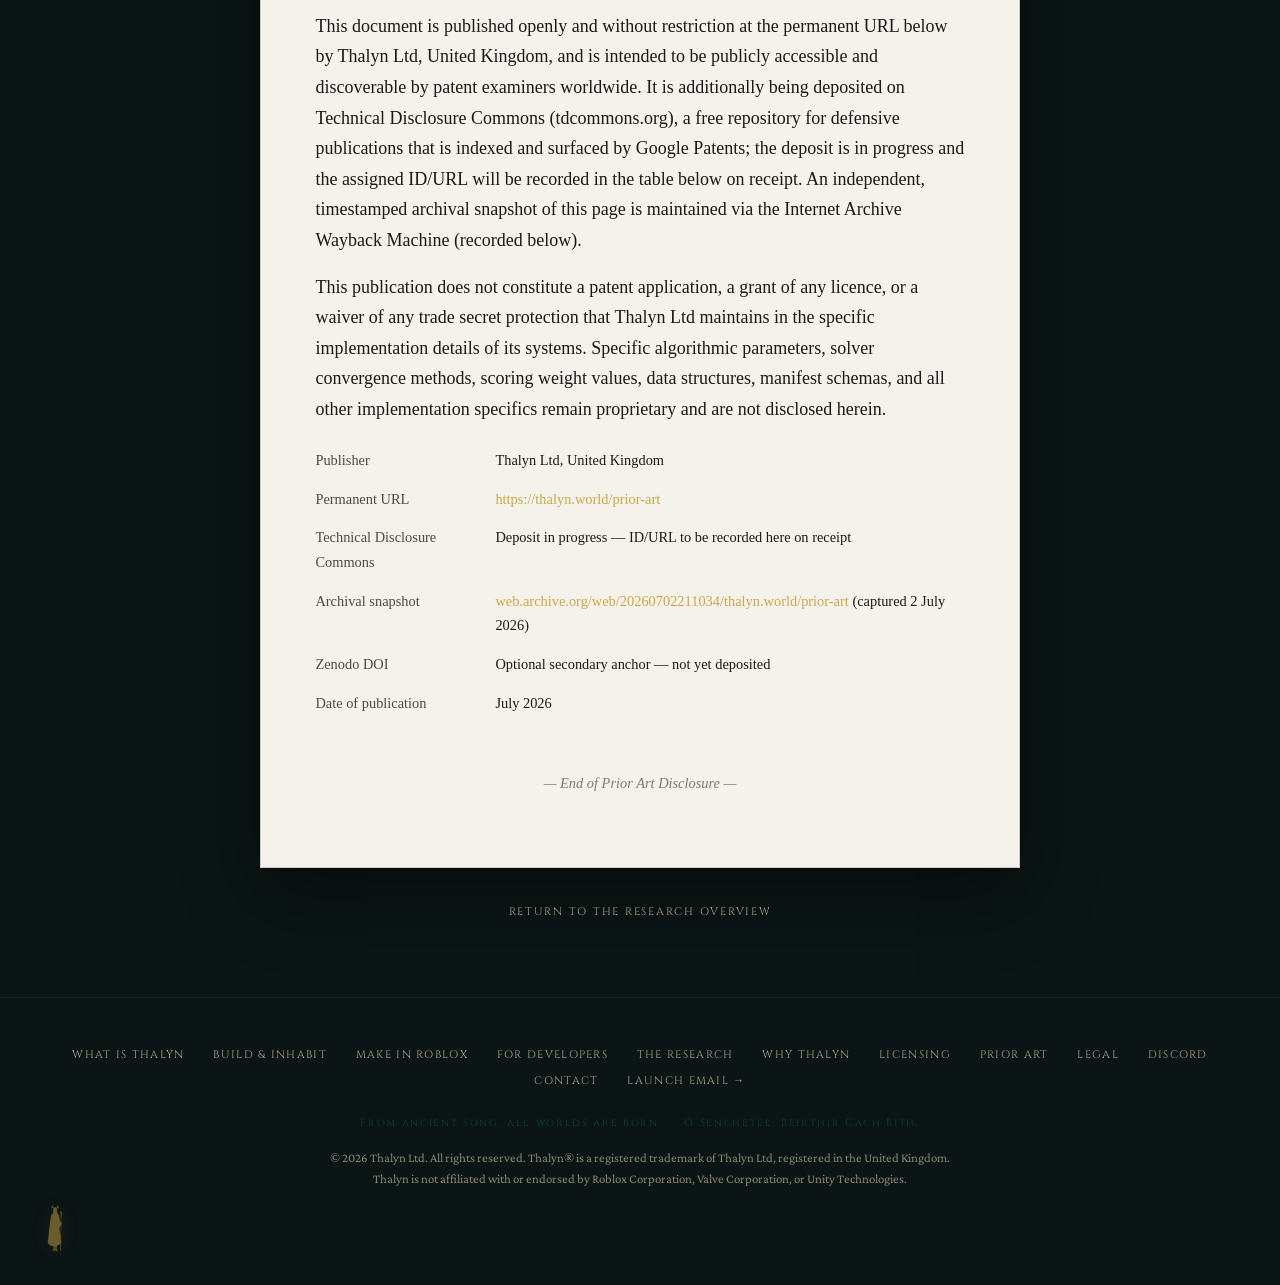
<file: prior-art/index.html>
<!DOCTYPE html>
<html lang="en">
<head>
<meta charset="UTF-8">
<meta name="viewport" content="width=device-width, initial-scale=1.0">
<script>document.documentElement.classList.add('js');</script>
<title>Prior Art Disclosure — Thalyn Ltd</title>
<meta name="description" content="Defensive publication establishing prior art for emotionally coherent procedural world generation. Published July 2026 by Thalyn Ltd. No patent sought.">
<meta property="og:title" content="Prior Art Disclosure — Thalyn Ltd">
<meta property="og:description" content="Defensive publication: Emotionally Coherent Procedural World Generation using Environmental Psychology as a Generative Framework.">
<meta property="og:type" content="website">
<meta property="og:url" content="https://thalyn.world/prior-art/">
<meta property="og:image" content="https://thalyn.world/enhanced_4k_169_thalyn_splash_5_.webp">
<link rel="icon" href="/thalyn_figure_gold.png">
<link rel="preconnect" href="https://fonts.googleapis.com">
<link rel="preconnect" href="https://fonts.gstatic.com" crossorigin>
<link href="https://fonts.googleapis.com/css2?family=Cinzel:wght@400;600;700&family=Crimson+Pro:ital,wght@0,300;0,400;0,600;1,300;1,400&display=swap" rel="stylesheet">
<link rel="stylesheet" href="/assets/site.css">
<!--BEGIN:meta-->
<link rel="canonical" href="https://thalyn.world/prior-art/">
<link rel="apple-touch-icon" href="/thalyn_figure_gold.png">
<meta name="theme-color" content="#0B1515">
<meta property="og:site_name" content="Thalyn">
<meta name="twitter:card" content="summary_large_image">
<meta name="twitter:image" content="https://thalyn.world/enhanced_4k_169_thalyn_splash_5_.webp">
<script type="application/ld+json">{"@context":"https://schema.org","@graph":[{"@type":"Organization","name":"Thalyn Ltd","url":"https://thalyn.world","logo":"https://thalyn.world/library_logo_650x360_transparent.png","sameAs":["https://discord.gg/UH9ukaR5Ew","https://store.steampowered.com/app/4581800/Thalyn/"]},{"@type":"WebSite","name":"Thalyn","url":"https://thalyn.world"}]}</script>
<!-- ANALYTICS_SNIPPET (P0-5): paste a cookieless analytics script tag here
     (Plausible or GoatCounter — no consent banner needed; never Google Analytics),
     then rebuild. app.js's trackEvent() already calls window.plausible(...) /
     window.goatcounter.count(...) if either exists, so Discord clicks, email-form
     submits, Steam-wishlist clicks and demo-world/GLB events start firing the
     moment a real snippet lands here. Currently absent — no analytics is running. -->
<!--END:meta-->
<style>
.pa-wrap{background:var(--root-bg);padding:calc(var(--nav-h) + 3rem) 1.5rem 4.5rem;}
.pa-orient{max-width:760px;margin:0 auto 1.5rem;font-family:var(--font-body);font-size:1.02rem;font-style:italic;color:var(--parchment-dim);text-align:center;line-height:1.6;}
.pa-orient strong{color:var(--gold);font-style:normal;font-weight:600;}

.pa-doc{
  --pa-gold:#c9a84c;--pa-bg:#f5f2ec;--pa-text:#1a1a1a;--pa-mid:#4a4a4a;
  --pa-light:#7a7a7a;--pa-rule:#d0ccc4;
  max-width:760px;margin:0 auto;background:var(--pa-bg);color:var(--pa-text);
  font-family:Georgia,'Times New Roman',serif;font-size:18px;line-height:1.7;
  padding:3.5rem clamp(1.4rem,5vw,3.4rem) 3.5rem;
  border:1px solid var(--pa-rule);box-shadow:0 24px 70px rgba(0,0,0,0.45);
}
.pa-doc a{color:var(--pa-gold);text-decoration:none;}
.pa-doc a:hover{text-decoration:underline;}

.pa-doc .stamp{border:1.5px solid var(--pa-rule);border-radius:4px;padding:1.2rem 1.5rem;margin-bottom:3rem;background:#fff;}
.pa-doc .stamp-label{font-size:0.65rem;letter-spacing:0.15em;text-transform:uppercase;color:var(--pa-light);margin-bottom:0.5rem;}
.pa-doc .stamp-row{font-size:0.85rem;color:var(--pa-mid);line-height:1.5;}
.pa-doc .stamp-row strong{color:var(--pa-text);}

.pa-doc .title-block{margin-bottom:3rem;}
.pa-doc .title-block h1{font-family:Georgia,'Times New Roman',serif;font-size:1.9rem;font-weight:bold;line-height:1.25;margin-bottom:0.6rem;color:var(--pa-text);letter-spacing:normal;text-transform:none;}
.pa-doc .title-block .subtitle{font-size:1.1rem;color:var(--pa-mid);font-style:italic;}

.pa-doc .download-bar{background:#fff;border:1px solid var(--pa-rule);border-radius:4px;padding:1rem 1.4rem;margin-bottom:3rem;display:flex;align-items:center;gap:1.5rem;flex-wrap:wrap;}
.pa-doc .download-bar p{font-size:0.9rem;color:var(--pa-mid);flex:1;min-width:200px;margin:0;}
.pa-doc .dl-btn{display:inline-block;background:var(--pa-text);color:#fff;text-decoration:none;padding:0.55rem 1.3rem;border-radius:3px;font-size:0.85rem;white-space:nowrap;}
.pa-doc .dl-btn:hover{background:#333;text-decoration:none;}
.pa-doc .dl-btn-secondary{background:transparent;border:1px solid var(--pa-text);color:var(--pa-text);}
.pa-doc .dl-btn-secondary:hover{background:var(--pa-text);color:#fff;}

.pa-doc hr{border:none;border-top:1px solid var(--pa-rule);margin:2.5rem 0;}
.pa-doc h2{font-family:Georgia,'Times New Roman',serif;font-size:1.25rem;margin:2.2rem 0 0.8rem;color:var(--pa-text);font-weight:bold;letter-spacing:normal;text-transform:none;}
.pa-doc h3{font-family:Georgia,'Times New Roman',serif;font-size:1.05rem;margin:1.8rem 0 0.6rem;color:var(--pa-mid);font-weight:bold;letter-spacing:normal;text-transform:none;}
.pa-doc p{margin-bottom:1rem;color:var(--pa-text);font-weight:400;}
.pa-doc ol,.pa-doc ul{padding-left:1.5rem;margin-bottom:1rem;}
.pa-doc li{margin-bottom:0.5rem;font-size:0.97rem;}
.pa-doc .refs li{font-size:0.88rem;color:var(--pa-mid);line-height:1.5;}
.pa-doc .scope-list{list-style:none;padding-left:0;}
.pa-doc .scope-list li{padding:0.5rem 0 0.5rem 1.8rem;position:relative;border-bottom:1px solid var(--pa-rule);}
.pa-doc .scope-list li:last-child{border-bottom:none;}
.pa-doc .scope-list li::before{content:attr(data-n);position:absolute;left:0;color:var(--pa-gold);font-weight:bold;}
.pa-doc .note{background:#fff;border-left:3px solid var(--pa-gold);padding:0.9rem 1.2rem;margin:1.5rem 0;font-size:0.92rem;color:var(--pa-mid);font-style:italic;}
.pa-doc .pub-table{width:100%;border-collapse:collapse;font-size:0.9rem;margin-top:1rem;}
.pa-doc .pub-table td{padding:0.45rem 0;vertical-align:top;}
.pa-doc .pub-table td:first-child{color:var(--pa-mid);width:180px;}
.pa-doc .end{text-align:center;color:var(--pa-light);font-style:italic;margin-top:3rem;font-size:0.9rem;}

.pa-back{max-width:760px;margin:1.75rem auto 0;text-align:center;}
.pa-back a{font-family:var(--font-display);font-size:0.68rem;letter-spacing:0.16em;text-transform:uppercase;color:var(--parchment-dim);text-decoration:none;}
.pa-back a:hover{color:var(--gold);}

@media(max-width:600px){
  .pa-doc{font-size:16px;}
  .pa-doc .title-block h1{font-size:1.5rem;}
  .pa-doc .pub-table td:first-child{width:120px;}
}
</style>
</head>
<body data-page="prior-art">
<a class="skip-link" href="#main">Skip to content</a>
<!--BEGIN:nav-->
<header class="site-nav" data-open="false">
  <a href="/" class="nav-logo" aria-label="Thalyn home">Thalyn<sup>&reg;</sup></a>
  <ul id="nav-menu" class="nav-links">
    <li><a href="/what-is-thalyn/">What is Thalyn</a></li>
    <li><a href="/core/">Build &amp; Inhabit</a></li>
    <li><a href="/roblox/">Make in Roblox</a></li>
    <li><a href="/developers/">For Developers</a></li>
    <li><a href="/research/">The Research</a></li>
    <li><a href="/why-thalyn/">Why Thalyn</a></li>
    <li><a href="/licensing/">Licensing</a></li>
    <li><a href="/demo/">World Showcase</a></li>
  </ul>
  <div class="nav-actions">
    <a class="btn btn-primary btn-sm cta-steam" href="https://store.steampowered.com/app/4581800/Thalyn/" target="_blank" rel="noopener" data-label-steam="Wishlist on Steam" data-label-pending="Join the Discord">Wishlist on Steam</a>
    <button class="nav-toggle" aria-controls="nav-menu" aria-expanded="false" aria-label="Open menu"><svg viewBox="0 0 24 24" fill="none" stroke="currentColor" stroke-width="1.6" aria-hidden="true"><path d="M3 6h18M3 12h18M3 18h18"/></svg></button>
  </div>
</header>
<!--END:nav-->

<main id="main">
<section class="pa-wrap">

  <p class="pa-orient"><strong>In plain terms:</strong> we have published how this works so the ideas stay free for everyone — no one can patent them, including us.</p>

  <article class="pa-doc">

    <div class="stamp">
      <div class="stamp-label">Document type</div>
      <div class="stamp-row"><strong>Defensive Publication — Prior Art Disclosure</strong></div>
      <div class="stamp-row">Published: July 2026 &nbsp;|&nbsp; Thalyn Ltd, United Kingdom &nbsp;|&nbsp; <a href="https://thalyn.world">thalyn.world</a></div>
      <div class="stamp-row" style="margin-top:0.4rem;font-size:0.8rem;">
        This document is published to establish prior art and enter the described concepts into the public domain.
        No patent protection is sought by the publisher for any element disclosed herein.
      </div>
    </div>

    <div class="title-block">
      <h1>Emotionally Coherent Procedural World Generation</h1>
      <p class="subtitle">Environmental Psychology as a Generative Framework</p>
    </div>

    <div class="download-bar">
      <p>This page at its permanent URL is the primary citable record. The files below are generated from it, verbatim, for offline citation and archival.</p>
      <a class="dl-btn" href="/prior-art/Thalyn_Defensive_Publication_Jul2026.pdf" download>Download PDF (archival)</a>
      <a class="dl-btn dl-btn-secondary" href="/prior-art/Thalyn_Defensive_Publication_Jul2026.docx" download>Download .docx</a>
    </div>

    <hr>

    <h2>Abstract</h2>
    <p>This disclosure describes a method and system for procedurally generating three-dimensional virtual environments whose spatial composition, asset placement, and atmospheric properties are driven by parameters derived from empirical environmental psychology research. The core innovation is the use of multi-dimensional emotional profile vectors — parameterised from validated human perception studies including prospect-refuge theory, vastness-awe research, and spatial density psychology — as the primary control surface for an automated world generation pipeline.</p>
    <p>Unlike prior approaches that use aesthetic heuristics, noise-based randomness, or manual artist direction, the system described here encodes psychological research findings directly as generative constraints. The result is environments in which emotional response is a designed output rather than an emergent side effect. This document constitutes a public prior art disclosure intended to prevent any third party from obtaining patent rights over the concepts and methods described herein.</p>

    <hr>

    <h2>1. Field of the Disclosure</h2>
    <p>This disclosure relates to procedural content generation (PCG) for real-time three-dimensional environments, and specifically to the application of environmental psychology theory as a computational framework for driving generative placement, terrain topology, atmospheric rendering, and scene composition. Applications include but are not limited to: game development tooling, virtual reality environment generation, architectural visualisation, spatial design platforms, educational simulations, wellness and therapeutic virtual environments, and creative tooling for non-technical users.</p>

    <hr>

    <h2>2. Background</h2>
    <p>Procedural content generation for virtual environments has historically relied on two broad approaches: (a) noise-based terrain and placement systems that produce geographically plausible but emotionally neutral results, and (b) manual artist-directed workflows that achieve emotional resonance through skilled labour at high cost. Neither approach systematically encodes human emotional response as a generative objective.</p>
    <p>A substantial body of empirical research in environmental psychology has established reliable, experimentally validated relationships between spatial properties and human emotional response — including prospect-refuge theory (Appleton, 1975), Kaplan and Kaplan's Attention Restoration Theory (1989), Russell's circumplex model of affect (1980), and work on vastness and awe (Keltner and Haidt, 2003). This body of research has not previously been applied as a primary generative constraint for automated 3D environment construction.</p>

    <hr>

    <h2>3. Disclosure of Concepts Placed into the Public Domain</h2>
    <p>The following concepts are hereby disclosed as prior art. Nothing in this disclosure is intended to restrict the independent development of any of these concepts by third parties. The purpose of this disclosure is exclusively to prevent exclusive patent rights from being granted to any party — including the publisher of this document.</p>

    <h3>3.1 Emotional Profile Vector as Primary Generative Control Surface</h3>
    <p>A multi-dimensional vector encoding psychological emotional parameters — derived from empirical environmental psychology research — used as the primary input to a procedural world generation pipeline. The vector encodes properties including but not limited to: prospect-refuge ratio, spatial density, vertical exposure, canopy density, water proximity, light character, and colour temperature. All downstream generation parameters are derived from this vector rather than being specified independently.</p>

    <h3>3.2 Physics-Simulation Terrain Generation Parameterised by Emotional Profile</h3>
    <p>Systems in which terrain topology is generated by a physics-based simulation whose governing parameters are derived from a multi-dimensional emotional profile vector grounded in environmental psychology research. The emotional profile determines the macro-topology character of the resulting terrain without prescribing specific geometric forms. The specific simulation method and its governing parameters are not disclosed herein.</p>

    <h3>3.3 Multi-Criteria Scored Evaluation for Procedural Asset Placement</h3>
    <p>Multi-criteria scored evaluation systems for procedural asset placement in which prospect-refuge theory (Appleton, 1975) is used as one factor within a multi-criteria scoring framework, and in which the target prospect-refuge ratio is determined by a psychological emotional profile parameter. Positions are evaluated for their visual exposure (prospect) and enclosure (refuge) characteristics, and assets are placed in positions whose scores match the emotional profile's target ratio.</p>

    <h3>3.4 Hero Spatial Anchor Points with Multi-Zone Emotional Influence Regions</h3>
    <p>Multi-zone emotional influence regions radiating from user-specified hero spatial anchor points, in which asset placement within each zone inherits an emotionally-blended profile interpolated between the local hero intent and the global scene emotional profile. The anchor point guarantees that the generated scene resolves spatially around the user-specified focal element.</p>

    <h3>3.5 Atmospheric Parameter Derivation from Emotional Profile Vectors</h3>
    <p>Atmospheric and rendering parameter derivation systems in which weather, lighting, fog density, colour palette, and particle properties are mapped from psychological emotional profile parameters using research-grounded rule systems. Atmospheric character is not selected from a discrete preset list but derived continuously from the emotional profile vector.</p>

    <h3>3.6 Platform-Agnostic Manifest Architecture with Emotional Metadata</h3>
    <p>Platform-agnostic manifest architectures for procedurally generated environments in which the same generation output — including emotional metadata — drives multiple rendering targets via adapter layers. The manifest preserves the emotional intent of the generation independently of the target platform's rendering capabilities, allowing the same world to be instantiated across different platforms with appropriate fidelity tradeoffs.</p>

    <h3>3.7 Deterministic Seeded Generation with Emotional Profile as Co-Seed</h3>
    <p>Deterministic seeded procedural world generation systems in which a world seed combined with a psychological emotional profile vector uniquely and reproducibly determines the complete spatial composition of a generated environment — including terrain topology, asset placement, atmospheric parameters, and sightline design. The same (seed, emotional profile) pair always produces an identical output.</p>

    <h3>3.8 Server-Side Generation Architecture Protecting Emotional Scoring Implementation</h3>
    <p>Server-side generation architectures in which the emotional scoring and terrain generation pipeline executes remotely and client applications receive only a platform-agnostic output manifest, such that the implementation details of the emotional-to-spatial mapping — including scoring weights, parameter curves, and solver methods — are not derivable from client-side inspection of the output.</p>

    <h3>3.9 Walkability as a Mathematical Property of Emotionally-Parameterised Simulation</h3>
    <p>Terrain generation systems in which surface continuity and walkability are guaranteed as mathematical properties of an emotionally-parameterised physics-based simulation, rather than enforced by post-processing correction applied to independently generated geometry. The simulation's governing parameters are constrained such that the resulting geometry is provably traversable without requiring a separate walkability pass or navigation mesh correction step. The specific constraint mechanism is not disclosed herein.</p>

    <hr>

    <h2>4. Prior Art Context</h2>
    <p>The following prior works are acknowledged as relevant to this disclosure. None of the works below, individually or in combination, discloses or suggests the use of multi-dimensional emotional profile vectors derived from environmental psychology research as the primary control surface for a complete procedural world generation pipeline.</p>
    <ul class="refs">
      <li>Appleton, J. (1975). <em>The Experience of Landscape.</em> Wiley. (Prospect-refuge theory.)</li>
      <li>Kaplan, R. &amp; Kaplan, S. (1989). <em>The Experience of Nature.</em> Cambridge University Press. (Attention Restoration Theory.)</li>
      <li>Russell, J.A. (1980). A circumplex model of affect. <em>Journal of Personality and Social Psychology, 39</em>(6), 1161–1178.</li>
      <li>Keltner, D. &amp; Haidt, J. (2003). Approaching awe, a moral, spiritual, and aesthetic emotion. <em>Cognition and Emotion, 17</em>(2), 297–314.</li>
      <li>Shaker, N., Togelius, J. &amp; Nelson, M.J. (2016). <em>Procedural Content Generation in Games.</em> Springer. (General PCG survey.)</li>
      <li>Perlin, K. (1985). An image synthesizer. <em>ACM SIGGRAPH Computer Graphics, 19</em>(3), 287–296. (Noise-based terrain generation.)</li>
    </ul>

    <hr>

    <h2>5. Scope of This Disclosure</h2>
    <div class="note">Nothing in this disclosure is intended to restrict the independent development of any of the concepts described by third parties for their own use. The purpose is exclusively to place these concepts in the public domain as prior art.</div>
    <p>The concepts disclosed are listed below. Each entry corresponds to one of the sections in §3 above:</p>
    <ol class="scope-list">
      <li data-n="(1)">Multi-dimensional emotional profile vectors derived from environmental psychology research used as the primary generative control surface for automated 3D world generation pipelines.</li>
      <li data-n="(2)">Systems in which terrain topology is generated by physics-based simulation whose parameters are derived from multi-dimensional emotional profile vectors grounded in environmental psychology research.</li>
      <li data-n="(3)">Multi-criteria scored evaluation systems for procedural asset placement in which prospect-refuge theory is used as one factor within a multi-criteria scoring framework, and in which the target prospect-refuge ratio is determined by a psychological emotional profile parameter.</li>
      <li data-n="(4)">Multi-zone emotional influence regions radiating from hero spatial anchor points, in which asset placement within each zone inherits an emotionally-blended profile interpolated between the local hero intent and the global scene emotional profile.</li>
      <li data-n="(5)">Atmospheric and rendering parameter derivation systems in which weather, lighting, fog, colour palette, and particle properties are mapped from psychological emotional profile parameters using research-grounded rule systems.</li>
      <li data-n="(6)">Platform-agnostic manifest architectures for procedurally generated environments in which the same generation output drives multiple rendering targets via adapter layers, with emotional metadata preserved in the manifest.</li>
      <li data-n="(7)">Deterministic seeded procedural world generation systems in which a world seed combined with a psychological emotional profile vector uniquely and reproducibly determines the complete spatial composition of a generated environment.</li>
      <li data-n="(8)">Server-side generation architectures in which the emotional scoring and terrain generation pipeline executes remotely and client applications receive only a platform-agnostic output manifest, such that implementation details are not derivable from client-side inspection.</li>
      <li data-n="(9)">Terrain generation systems in which surface continuity and walkability are guaranteed as mathematical properties of an emotionally-parameterised physics-based simulation, rather than enforced by post-processing correction applied to independently generated geometry.</li>
    </ol>

    <hr>

    <h2>6. Publication Statement</h2>
    <p>This document is published openly and without restriction at the permanent URL below by Thalyn Ltd, United Kingdom, and is intended to be publicly accessible and discoverable by patent examiners worldwide. It is additionally being deposited on Technical Disclosure Commons (tdcommons.org), a free repository for defensive publications that is indexed and surfaced by Google Patents; the deposit is in progress and the assigned ID/URL will be recorded in the table below on receipt. An independent, timestamped archival snapshot of this page is maintained via the Internet Archive Wayback Machine (recorded below).</p>
    <p>This publication does not constitute a patent application, a grant of any licence, or a waiver of any trade secret protection that Thalyn Ltd maintains in the specific implementation details of its systems. Specific algorithmic parameters, solver convergence methods, scoring weight values, data structures, manifest schemas, and all other implementation specifics remain proprietary and are not disclosed herein.</p>

    <table class="pub-table">
      <tr><td>Publisher</td><td>Thalyn Ltd, United Kingdom</td></tr>
      <tr><td>Permanent URL</td><td><a href="https://thalyn.world/prior-art">https://thalyn.world/prior-art</a></td></tr>
      <tr><td>Technical Disclosure Commons</td><td>Deposit in progress — ID/URL to be recorded here on receipt</td></tr>
      <tr><td>Archival snapshot</td><td><a href="https://web.archive.org/web/20260702211034/https://thalyn.world/prior-art/">web.archive.org/web/20260702211034/thalyn.world/prior-art</a> (captured 2 July 2026)</td></tr>
      <tr><td>Zenodo DOI</td><td>Optional secondary anchor — not yet deposited</td></tr>
      <tr><td>Date of publication</td><td>July 2026</td></tr>
    </table>

    <p class="end">— End of Prior Art Disclosure —</p>

  </article>

  <p class="pa-back"><a href="/research/">Return to the Research overview</a></p>

</section>
</main>

<!--BEGIN:footer-->
<footer class="site-footer">
  <nav class="footer-links" aria-label="Footer">
    <a href="/what-is-thalyn/">What is Thalyn</a>
    <a href="/core/">Build &amp; Inhabit</a>
    <a href="/roblox/">Make in Roblox</a>
    <a href="/developers/">For Developers</a>
    <a href="/research/">The Research</a>
    <a href="/why-thalyn/">Why Thalyn</a>
    <a href="/licensing/">Licensing</a>
    <a href="/prior-art/">Prior Art</a>
    <a href="/legal/">Legal</a>
    <a href="https://discord.gg/UH9ukaR5Ew" target="_blank" rel="noopener">Discord</a>
    <a href="mailto:hello@thalyn.world">Contact</a>
    <a href="/#email-capture">Launch email &rarr;</a>
  </nav>
  <span class="footer-gaelic">From ancient song, all worlds are born. &nbsp;&middot;&nbsp; &Oacute; Senchetel, Beirthir Cach Bith.</span>
  <p class="footer-legal">&copy; 2026 Thalyn Ltd. All rights reserved. Thalyn&reg; is a registered trademark of Thalyn Ltd, registered in the United Kingdom.<br>Thalyn is not affiliated with or endorsed by Roblox Corporation, Valve Corporation, or Unity Technologies.</p>
</footer>
<!--END:footer-->

<a href="/" class="thalyn-mark" aria-label="Thalyn home"><img src="/thalyn_figure_gold.png" alt="" width="64"></a>
<canvas id="ember-canvas" aria-hidden="true"></canvas>
<script src="/assets/app.js" defer></script>
</body>
</html>
</file>
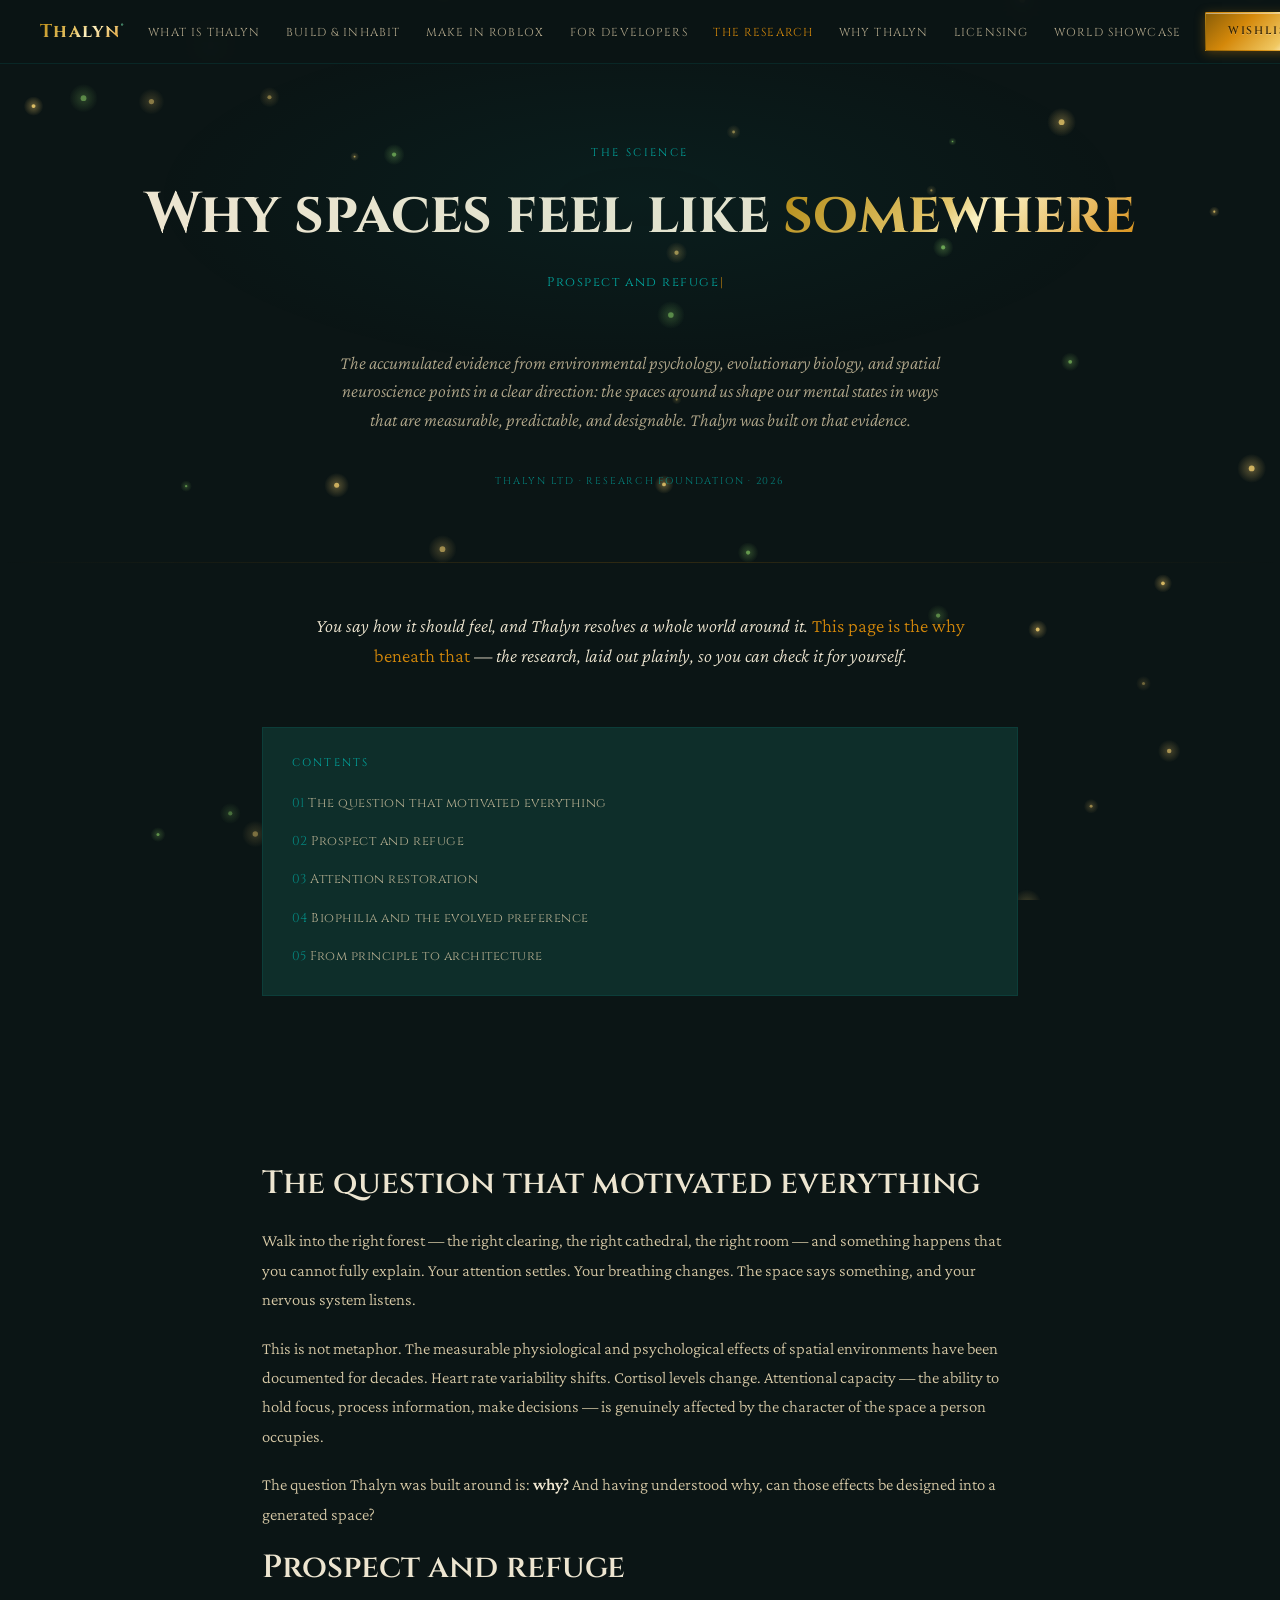
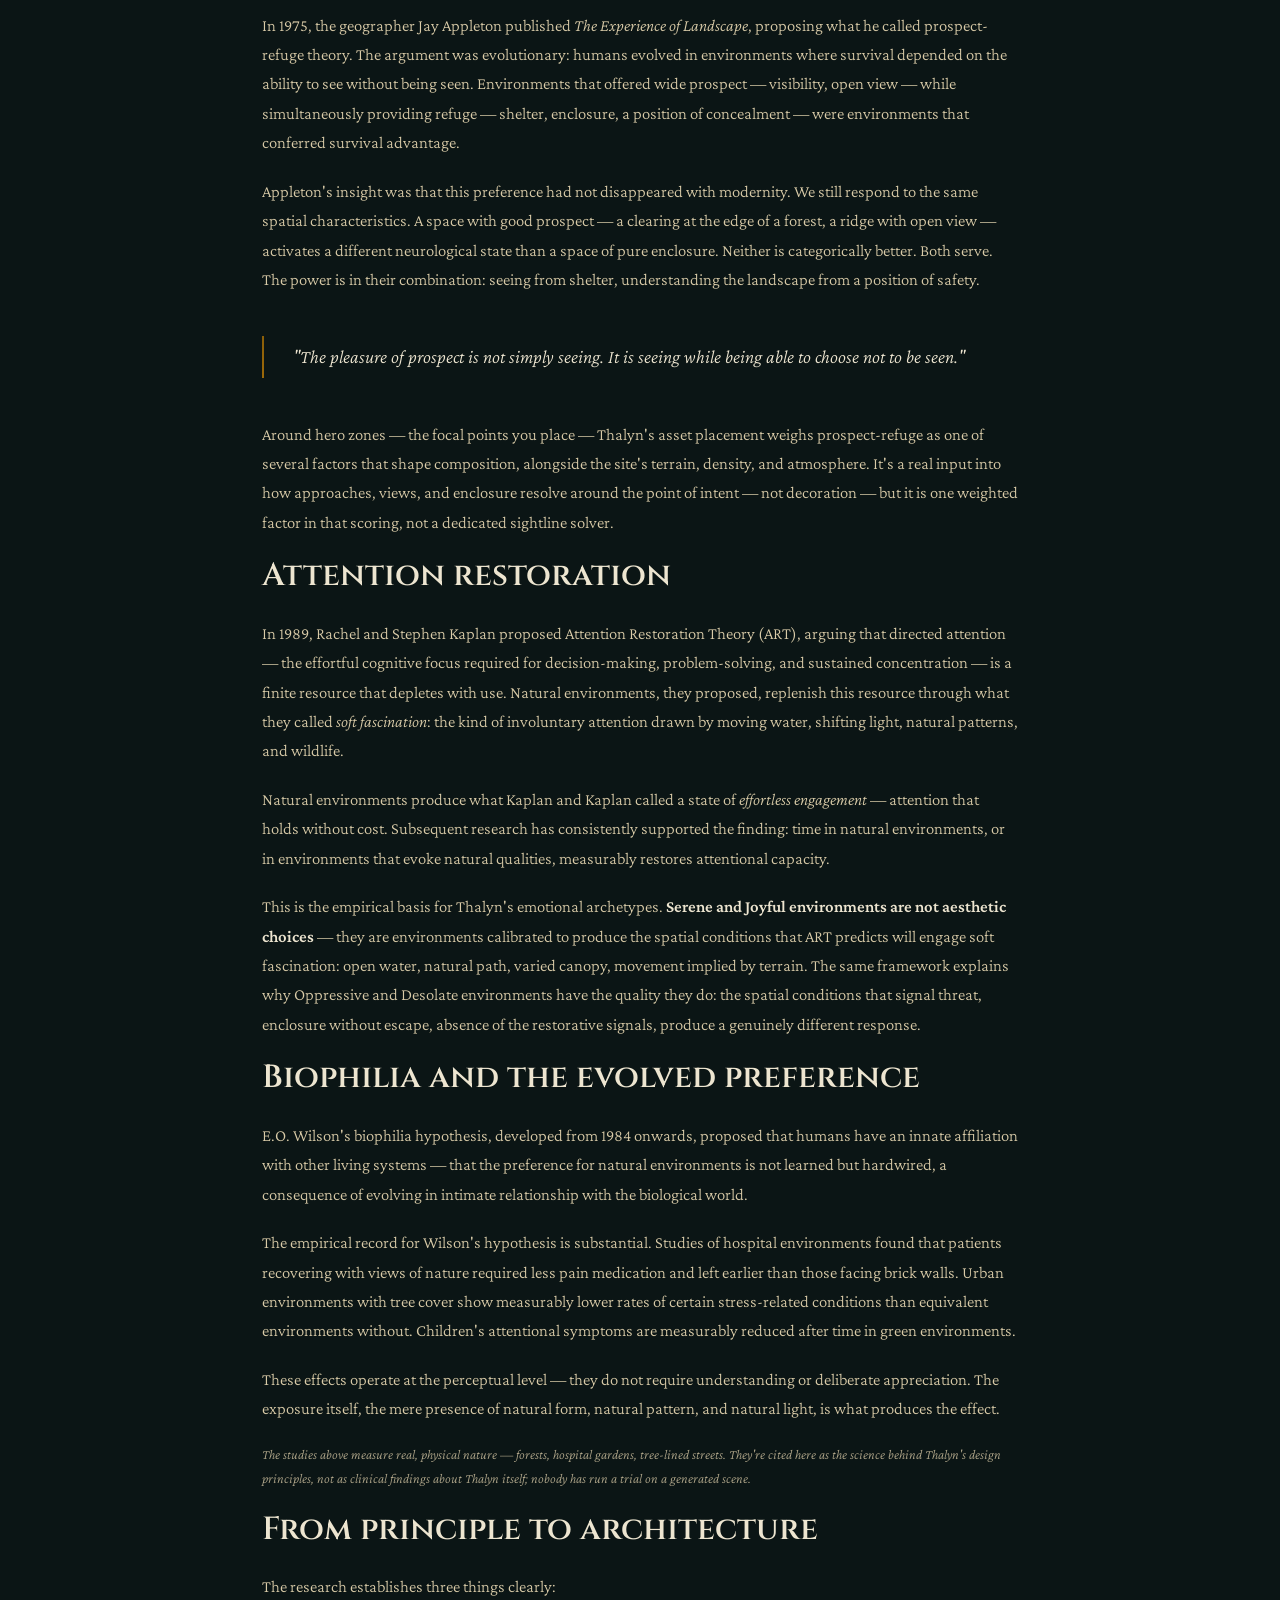
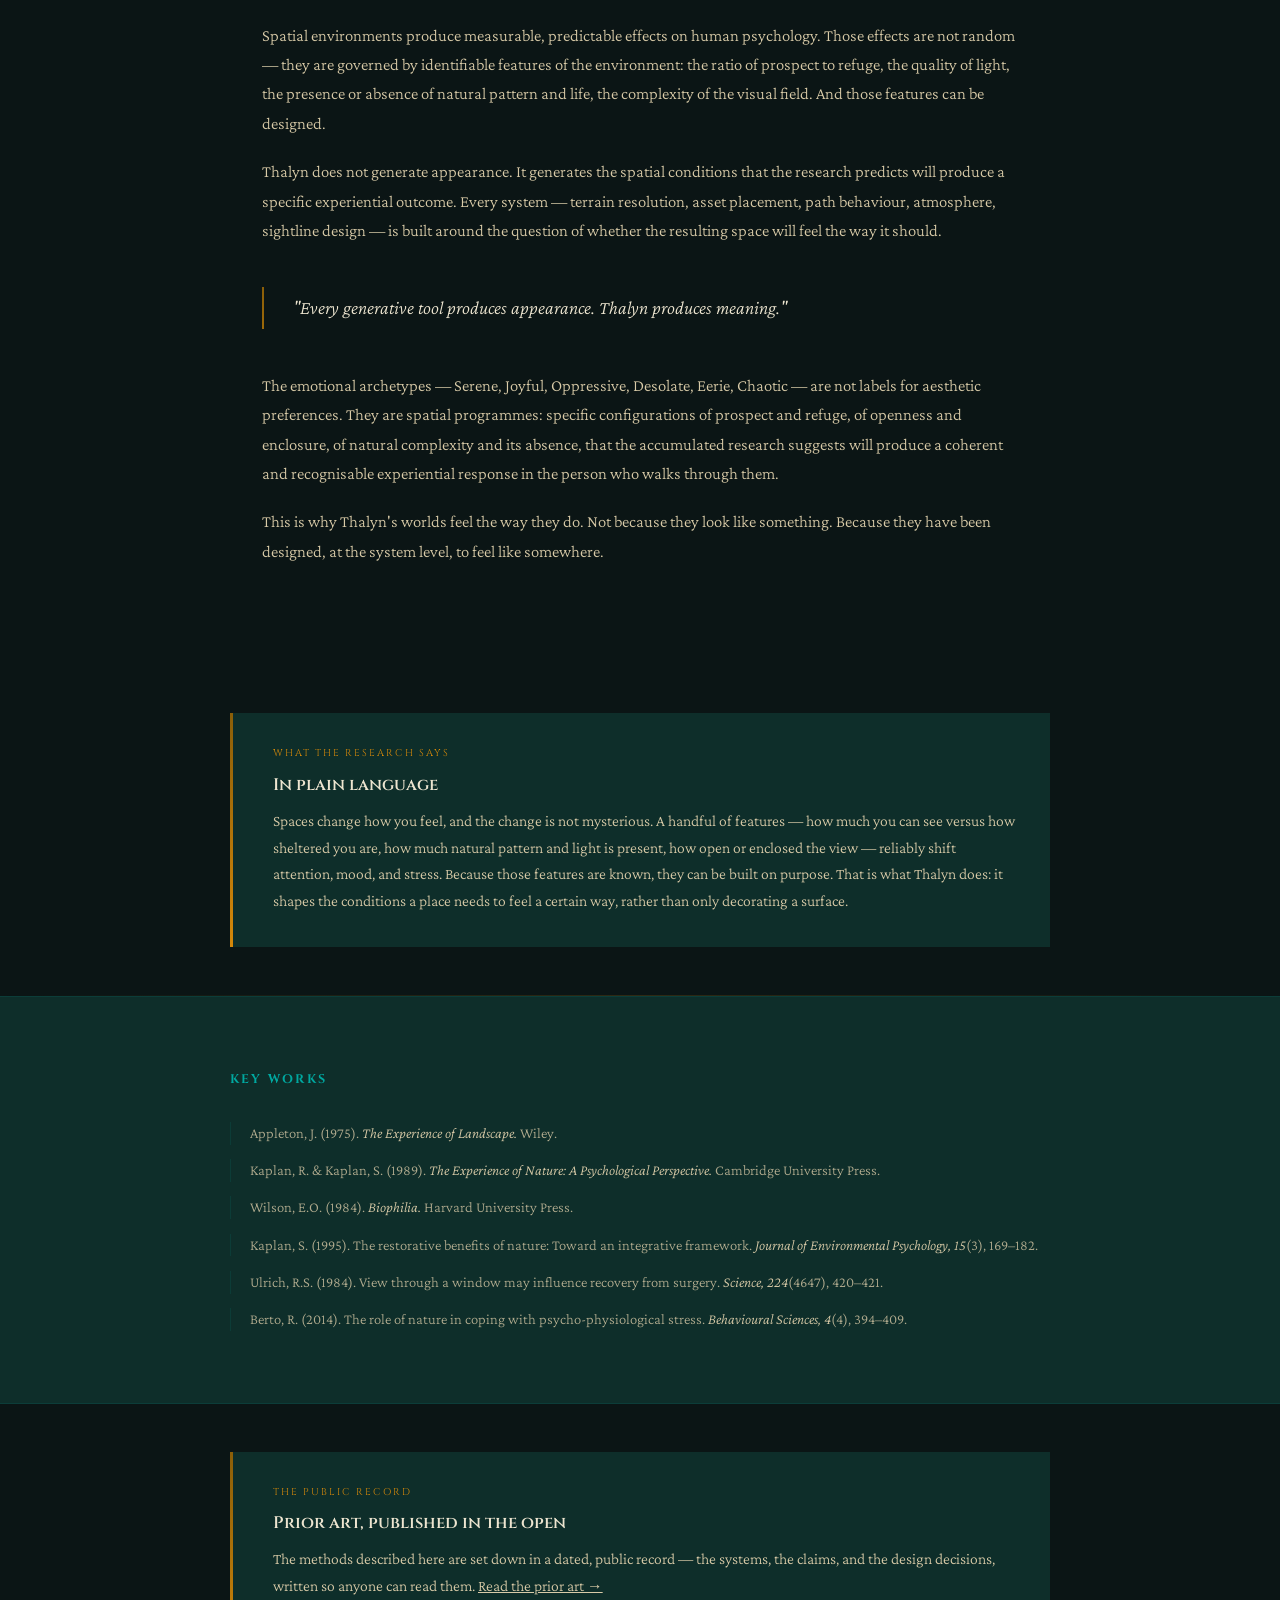
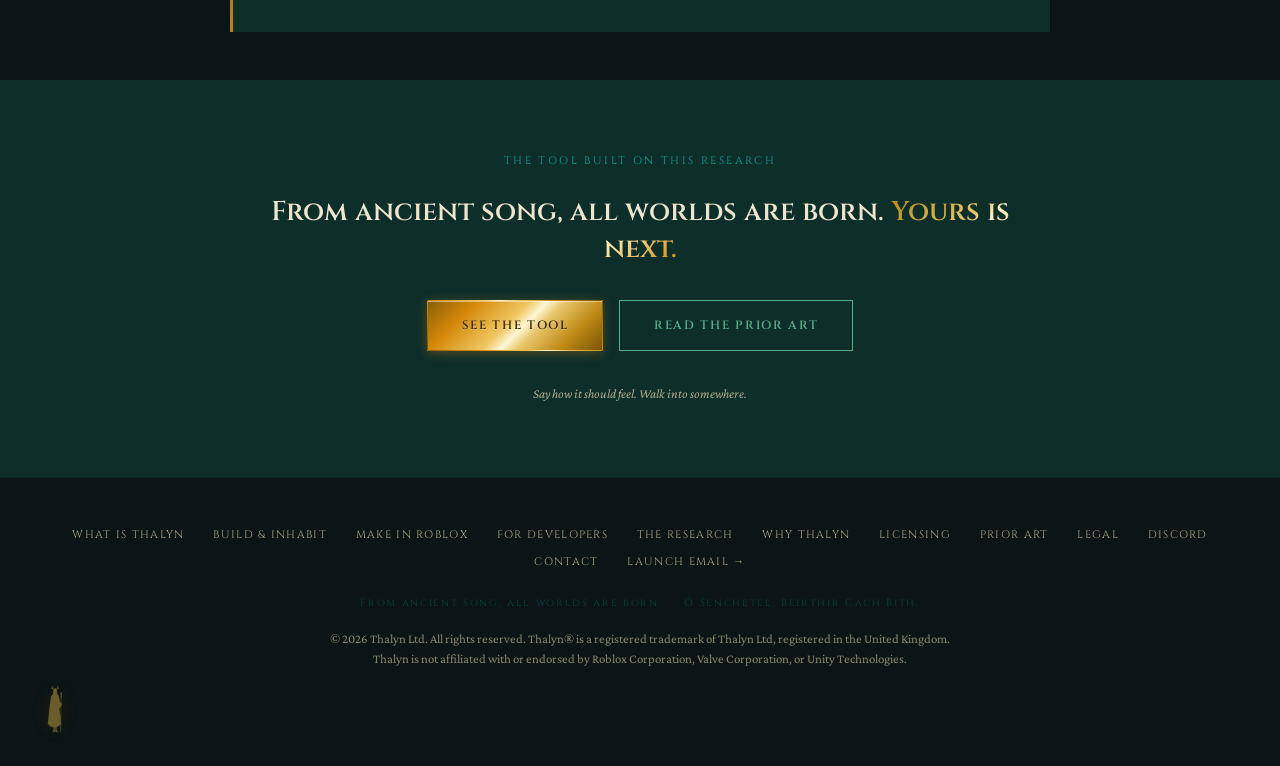
<file: research/index.html>
<!DOCTYPE html>
<html lang="en">
<head>
<meta charset="UTF-8">
<meta name="viewport" content="width=device-width, initial-scale=1.0">
<script>document.documentElement.classList.add('js');</script>
<title>Why Spaces Feel Like Somewhere — Thalyn Research</title>
<meta name="description" content="Every generative tool produces appearance. Thalyn produces meaning — the environmental psychology of why a designed space feels like somewhere, not just something.">
<meta property="og:title" content="Why Spaces Feel Like Somewhere — Thalyn Research">
<meta property="og:description" content="Prospect-refuge, attention restoration, biophilia: the research behind why Thalyn's worlds feel like somewhere, laid out plainly so you can check it yourself.">
<meta property="og:type" content="website">
<meta property="og:url" content="https://thalyn.world/research/">
<meta property="og:image" content="https://thalyn.world/enhanced_4k_169_thalyn_splash_5_.webp">
<link rel="icon" href="/thalyn_figure_gold.png">
<link rel="preconnect" href="https://fonts.googleapis.com">
<link rel="preconnect" href="https://fonts.gstatic.com" crossorigin>
<link href="https://fonts.googleapis.com/css2?family=Cinzel:wght@400;600;700&family=Crimson+Pro:ital,wght@0,300;0,400;0,600;1,300;1,400&display=swap" rel="stylesheet">
<link rel="stylesheet" href="/assets/site.css">
<!--BEGIN:meta-->
<link rel="canonical" href="https://thalyn.world/research/">
<link rel="apple-touch-icon" href="/thalyn_figure_gold.png">
<meta name="theme-color" content="#0B1515">
<meta property="og:site_name" content="Thalyn">
<meta name="twitter:card" content="summary_large_image">
<meta name="twitter:image" content="https://thalyn.world/enhanced_4k_169_thalyn_splash_5_.webp">
<script type="application/ld+json">{"@context":"https://schema.org","@graph":[{"@type":"Organization","name":"Thalyn Ltd","url":"https://thalyn.world","logo":"https://thalyn.world/library_logo_650x360_transparent.png","sameAs":["https://discord.gg/UH9ukaR5Ew","https://store.steampowered.com/app/4581800/Thalyn/"]},{"@type":"WebSite","name":"Thalyn","url":"https://thalyn.world"}]}</script>
<!-- ANALYTICS_SNIPPET (P0-5): paste a cookieless analytics script tag here
     (Plausible or GoatCounter — no consent banner needed; never Google Analytics),
     then rebuild. app.js's trackEvent() already calls window.plausible(...) /
     window.goatcounter.count(...) if either exists, so Discord clicks, email-form
     submits, Steam-wishlist clicks and demo-world/GLB events start firing the
     moment a real snippet lands here. Currently absent — no analytics is running. -->
<!--END:meta-->
<style>
.orient{max-width:720px;margin:0 auto;padding:3rem 2rem 0;text-align:center;}
.orient p{font-family:var(--font-body);font-size:1.18rem;font-style:italic;font-weight:300;color:var(--text-bright);line-height:1.6;margin:0;}
.orient em{font-style:normal;color:var(--gold);}
.research-credit{font-family:var(--font-display);font-size:0.62rem;letter-spacing:0.18em;text-transform:uppercase;color:var(--teal-dim);text-align:center;margin-top:0.6rem;}
.pull-quote{border-left:2px solid transparent;border-image:var(--gild) 1;padding:0.4rem 0 0.4rem 1.8rem;margin:2.6rem 0;}
.pull-quote p{font-size:1.18rem;font-style:italic;font-weight:300;color:var(--text-bright);line-height:1.55;margin:0;}
.references{background:var(--panel);padding:4.5rem 2rem;border-block:1px solid var(--border-subtle);}
.ref-inner{max-width:820px;margin-inline:auto;}
.ref-inner h2{font-family:var(--font-display);font-size:0.78rem;letter-spacing:0.18em;text-transform:uppercase;color:var(--teal);margin-bottom:2rem;}
.ref-list{list-style:none;display:flex;flex-direction:column;gap:0.9rem;}
.ref-list li{font-size:0.92rem;font-weight:300;color:var(--parchment-dim);line-height:1.55;padding-left:1.2rem;border-left:1px solid var(--border-subtle);}
.ref-list li em{color:var(--parchment);font-style:italic;}
.cta-band .hook{margin-bottom:2rem;}
.cta-band .cta-row{margin-top:0.5rem;}
</style>
</head>
<body data-page="research">
<a class="skip-link" href="#main">Skip to content</a>
<!--BEGIN:nav-->
<header class="site-nav" data-open="false">
  <a href="/" class="nav-logo" aria-label="Thalyn home">Thalyn<sup>&reg;</sup></a>
  <ul id="nav-menu" class="nav-links">
    <li><a href="/what-is-thalyn/">What is Thalyn</a></li>
    <li><a href="/core/">Build &amp; Inhabit</a></li>
    <li><a href="/roblox/">Make in Roblox</a></li>
    <li><a href="/developers/">For Developers</a></li>
    <li><a href="/research/" aria-current="page">The Research</a></li>
    <li><a href="/why-thalyn/">Why Thalyn</a></li>
    <li><a href="/licensing/">Licensing</a></li>
    <li><a href="/demo/">World Showcase</a></li>
  </ul>
  <div class="nav-actions">
    <a class="btn btn-primary btn-sm cta-steam" href="https://store.steampowered.com/app/4581800/Thalyn/" target="_blank" rel="noopener" data-label-steam="Wishlist on Steam" data-label-pending="Join the Discord">Wishlist on Steam</a>
    <button class="nav-toggle" aria-controls="nav-menu" aria-expanded="false" aria-label="Open menu"><svg viewBox="0 0 24 24" fill="none" stroke="currentColor" stroke-width="1.6" aria-hidden="true"><path d="M3 6h18M3 12h18M3 18h18"/></svg></button>
  </div>
</header>
<!--END:nav-->

<main id="main">
<section class="page-hero">
  <p class="page-eyebrow">The Science</p>
  <h1 class="page-title">Why spaces feel like <em>somewhere</em></h1>
  <div class="tw-wrap"><span class="tw-target" data-phrases='["Prospect and refuge","Attention restoration","Biophilia"]'>Prospect and refuge</span></div>
  <p class="page-sub">The accumulated evidence from environmental psychology, evolutionary biology, and spatial neuroscience points in a clear direction: the spaces around us shape our mental states in ways that are measurable, predictable, and designable. Thalyn was built on that evidence.</p>
  <p class="research-credit">Thalyn Ltd · Research Foundation · 2026</p>
</section>

<div class="divider"></div>

<section class="orient reveal">
  <p>You say how it should feel, and Thalyn resolves a whole world around it. <em>This page is the why beneath that</em> — the research, laid out plainly, so you can check it for yourself.</p>
</section>

<section class="prose tight">
  <nav class="toc" aria-label="Contents">
    <span class="label">Contents</span>
    <ol>
      <li><a href="#question">The question that motivated everything</a></li>
      <li><a href="#prospect-refuge">Prospect and refuge</a></li>
      <li><a href="#attention-restoration">Attention restoration</a></li>
      <li><a href="#biophilia">Biophilia and the evolved preference</a></li>
      <li><a href="#architecture">From principle to architecture</a></li>
    </ol>
  </nav>
</section>

<article class="prose">

  <h2 id="question">The question that motivated everything</h2>
  <p>Walk into the right forest — the right clearing, the right cathedral, the right room — and something happens that you cannot fully explain. Your attention settles. Your breathing changes. The space says something, and your nervous system listens.</p>
  <p>This is not metaphor. The measurable physiological and psychological effects of spatial environments have been documented for decades. Heart rate variability shifts. Cortisol levels change. Attentional capacity — the ability to hold focus, process information, make decisions — is genuinely affected by the character of the space a person occupies.</p>
  <p>The question Thalyn was built around is: <strong>why?</strong> And having understood why, can those effects be designed into a generated space?</p>

  <h2 id="prospect-refuge">Prospect and refuge</h2>
  <p>In 1975, the geographer Jay Appleton published <em>The Experience of Landscape</em>, proposing what he called prospect-refuge theory. The argument was evolutionary: humans evolved in environments where survival depended on the ability to see without being seen. Environments that offered wide prospect — visibility, open view — while simultaneously providing refuge — shelter, enclosure, a position of concealment — were environments that conferred survival advantage.</p>
  <p>Appleton's insight was that this preference had not disappeared with modernity. We still respond to the same spatial characteristics. A space with good prospect — a clearing at the edge of a forest, a ridge with open view — activates a different neurological state than a space of pure enclosure. Neither is categorically better. Both serve. The power is in their combination: seeing from shelter, understanding the landscape from a position of safety.</p>

  <blockquote class="pull-quote">
    <p>"The pleasure of prospect is not simply seeing. It is seeing while being able to choose not to be seen."</p>
  </blockquote>

  <p>Around hero zones — the focal points you place — Thalyn's asset placement weighs prospect-refuge as one of several factors that shape composition, alongside the site's terrain, density, and atmosphere. It's a real input into how approaches, views, and enclosure resolve around the point of intent — not decoration — but it is one weighted factor in that scoring, not a dedicated sightline solver.</p>

  <h2 id="attention-restoration">Attention restoration</h2>
  <p>In 1989, Rachel and Stephen Kaplan proposed Attention Restoration Theory (ART), arguing that directed attention — the effortful cognitive focus required for decision-making, problem-solving, and sustained concentration — is a finite resource that depletes with use. Natural environments, they proposed, replenish this resource through what they called <em>soft fascination</em>: the kind of involuntary attention drawn by moving water, shifting light, natural patterns, and wildlife.</p>
  <p>Natural environments produce what Kaplan and Kaplan called a state of <em>effortless engagement</em> — attention that holds without cost. Subsequent research has consistently supported the finding: time in natural environments, or in environments that evoke natural qualities, measurably restores attentional capacity.</p>
  <p>This is the empirical basis for Thalyn's emotional archetypes. <strong>Serene and Joyful environments are not aesthetic choices</strong> — they are environments calibrated to produce the spatial conditions that ART predicts will engage soft fascination: open water, natural path, varied canopy, movement implied by terrain. The same framework explains why Oppressive and Desolate environments have the quality they do: the spatial conditions that signal threat, enclosure without escape, absence of the restorative signals, produce a genuinely different response.</p>

  <h2 id="biophilia">Biophilia and the evolved preference</h2>
  <p>E.O. Wilson's biophilia hypothesis, developed from 1984 onwards, proposed that humans have an innate affiliation with other living systems — that the preference for natural environments is not learned but hardwired, a consequence of evolving in intimate relationship with the biological world.</p>
  <p>The empirical record for Wilson's hypothesis is substantial. Studies of hospital environments found that patients recovering with views of nature required less pain medication and left earlier than those facing brick walls. Urban environments with tree cover show measurably lower rates of certain stress-related conditions than equivalent environments without. Children's attentional symptoms are measurably reduced after time in green environments.</p>
  <p>These effects operate at the perceptual level — they do not require understanding or deliberate appreciation. The exposure itself, the mere presence of natural form, natural pattern, and natural light, is what produces the effect.</p>
  <p style="font-size:0.85rem;font-style:italic;color:var(--parchment-dim);">The studies above measure real, physical nature — forests, hospital gardens, tree-lined streets. They're cited here as the science behind Thalyn's design principles, not as clinical findings about Thalyn itself; nobody has run a trial on a generated scene.</p>

  <h2 id="architecture">From principle to architecture</h2>
  <p>The research establishes three things clearly:</p>
  <p>Spatial environments produce measurable, predictable effects on human psychology. Those effects are not random — they are governed by identifiable features of the environment: the ratio of prospect to refuge, the quality of light, the presence or absence of natural pattern and life, the complexity of the visual field. And those features can be designed.</p>
  <p>Thalyn does not generate appearance. It generates the spatial conditions that the research predicts will produce a specific experiential outcome. Every system — terrain resolution, asset placement, path behaviour, atmosphere, sightline design — is built around the question of whether the resulting space will feel the way it should.</p>

  <blockquote class="pull-quote">
    <p>"Every generative tool produces appearance. Thalyn produces meaning."</p>
  </blockquote>

  <p>The emotional archetypes — Serene, Joyful, Oppressive, Desolate, Eerie, Chaotic — are not labels for aesthetic preferences. They are spatial programmes: specific configurations of prospect and refuge, of openness and enclosure, of natural complexity and its absence, that the accumulated research suggests will produce a coherent and recognisable experiential response in the person who walks through them.</p>
  <p>This is why Thalyn's worlds feel the way they do. Not because they look like something. Because they have been designed, at the system level, to feel like somewhere.</p>

</article>

<aside class="callout reveal">
  <span class="label">What the research says</span>
  <h3>In plain language</h3>
  <p>Spaces change how you feel, and the change is not mysterious. A handful of features — how much you can see versus how sheltered you are, how much natural pattern and light is present, how open or enclosed the view — reliably shift attention, mood, and stress. Because those features are known, they can be built on purpose. That is what Thalyn does: it shapes the conditions a place needs to feel a certain way, rather than only decorating a surface.</p>
</aside>

<div class="divider"></div>

<section class="references reveal">
  <div class="ref-inner">
    <h2>Key Works</h2>
    <ul class="ref-list">
      <li>Appleton, J. (1975). <em>The Experience of Landscape.</em> Wiley.</li>
      <li>Kaplan, R. &amp; Kaplan, S. (1989). <em>The Experience of Nature: A Psychological Perspective.</em> Cambridge University Press.</li>
      <li>Wilson, E.O. (1984). <em>Biophilia.</em> Harvard University Press.</li>
      <li>Kaplan, S. (1995). The restorative benefits of nature: Toward an integrative framework. <em>Journal of Environmental Psychology, 15</em>(3), 169–182.</li>
      <li>Ulrich, R.S. (1984). View through a window may influence recovery from surgery. <em>Science, 224</em>(4647), 420–421.</li>
      <li>Berto, R. (2014). The role of nature in coping with psycho-physiological stress. <em>Behavioural Sciences, 4</em>(4), 394–409.</li>
    </ul>
  </div>
</section>

<aside class="callout reveal">
  <span class="label">The public record</span>
  <h3>Prior art, published in the open</h3>
  <p>The methods described here are set down in a dated, public record — the systems, the claims, and the design decisions, written so anyone can read them. <a href="/prior-art/">Read the prior art →</a></p>
</aside>

<section class="cta-band reveal">
  <span class="eyebrow">The tool built on this research</span>
  <p class="hook">From ancient song, all worlds are born. <em>Yours is next.</em></p>
  <div class="cta-row">
    <a class="btn btn-primary" href="/core/">See the tool</a>
    <a class="btn btn-secondary" href="/prior-art/">Read the prior art</a>
  </div>
  <p class="note">Say how it should feel. Walk into somewhere.</p>
</section>
</main>

<!--BEGIN:footer-->
<footer class="site-footer">
  <nav class="footer-links" aria-label="Footer">
    <a href="/what-is-thalyn/">What is Thalyn</a>
    <a href="/core/">Build &amp; Inhabit</a>
    <a href="/roblox/">Make in Roblox</a>
    <a href="/developers/">For Developers</a>
    <a href="/research/">The Research</a>
    <a href="/why-thalyn/">Why Thalyn</a>
    <a href="/licensing/">Licensing</a>
    <a href="/prior-art/">Prior Art</a>
    <a href="/legal/">Legal</a>
    <a href="https://discord.gg/UH9ukaR5Ew" target="_blank" rel="noopener">Discord</a>
    <a href="mailto:hello@thalyn.world">Contact</a>
    <a href="/#email-capture">Launch email &rarr;</a>
  </nav>
  <span class="footer-gaelic">From ancient song, all worlds are born. &nbsp;&middot;&nbsp; &Oacute; Senchetel, Beirthir Cach Bith.</span>
  <p class="footer-legal">&copy; 2026 Thalyn Ltd. All rights reserved. Thalyn&reg; is a registered trademark of Thalyn Ltd, registered in the United Kingdom.<br>Thalyn is not affiliated with or endorsed by Roblox Corporation, Valve Corporation, or Unity Technologies.</p>
</footer>
<!--END:footer-->

<a href="/" class="thalyn-mark" aria-label="Thalyn home"><img src="/thalyn_figure_gold.png" alt="" width="64"></a>
<canvas id="ember-canvas" aria-hidden="true"></canvas>
<script src="/assets/app.js" defer></script>
</body>
</html>
</file>
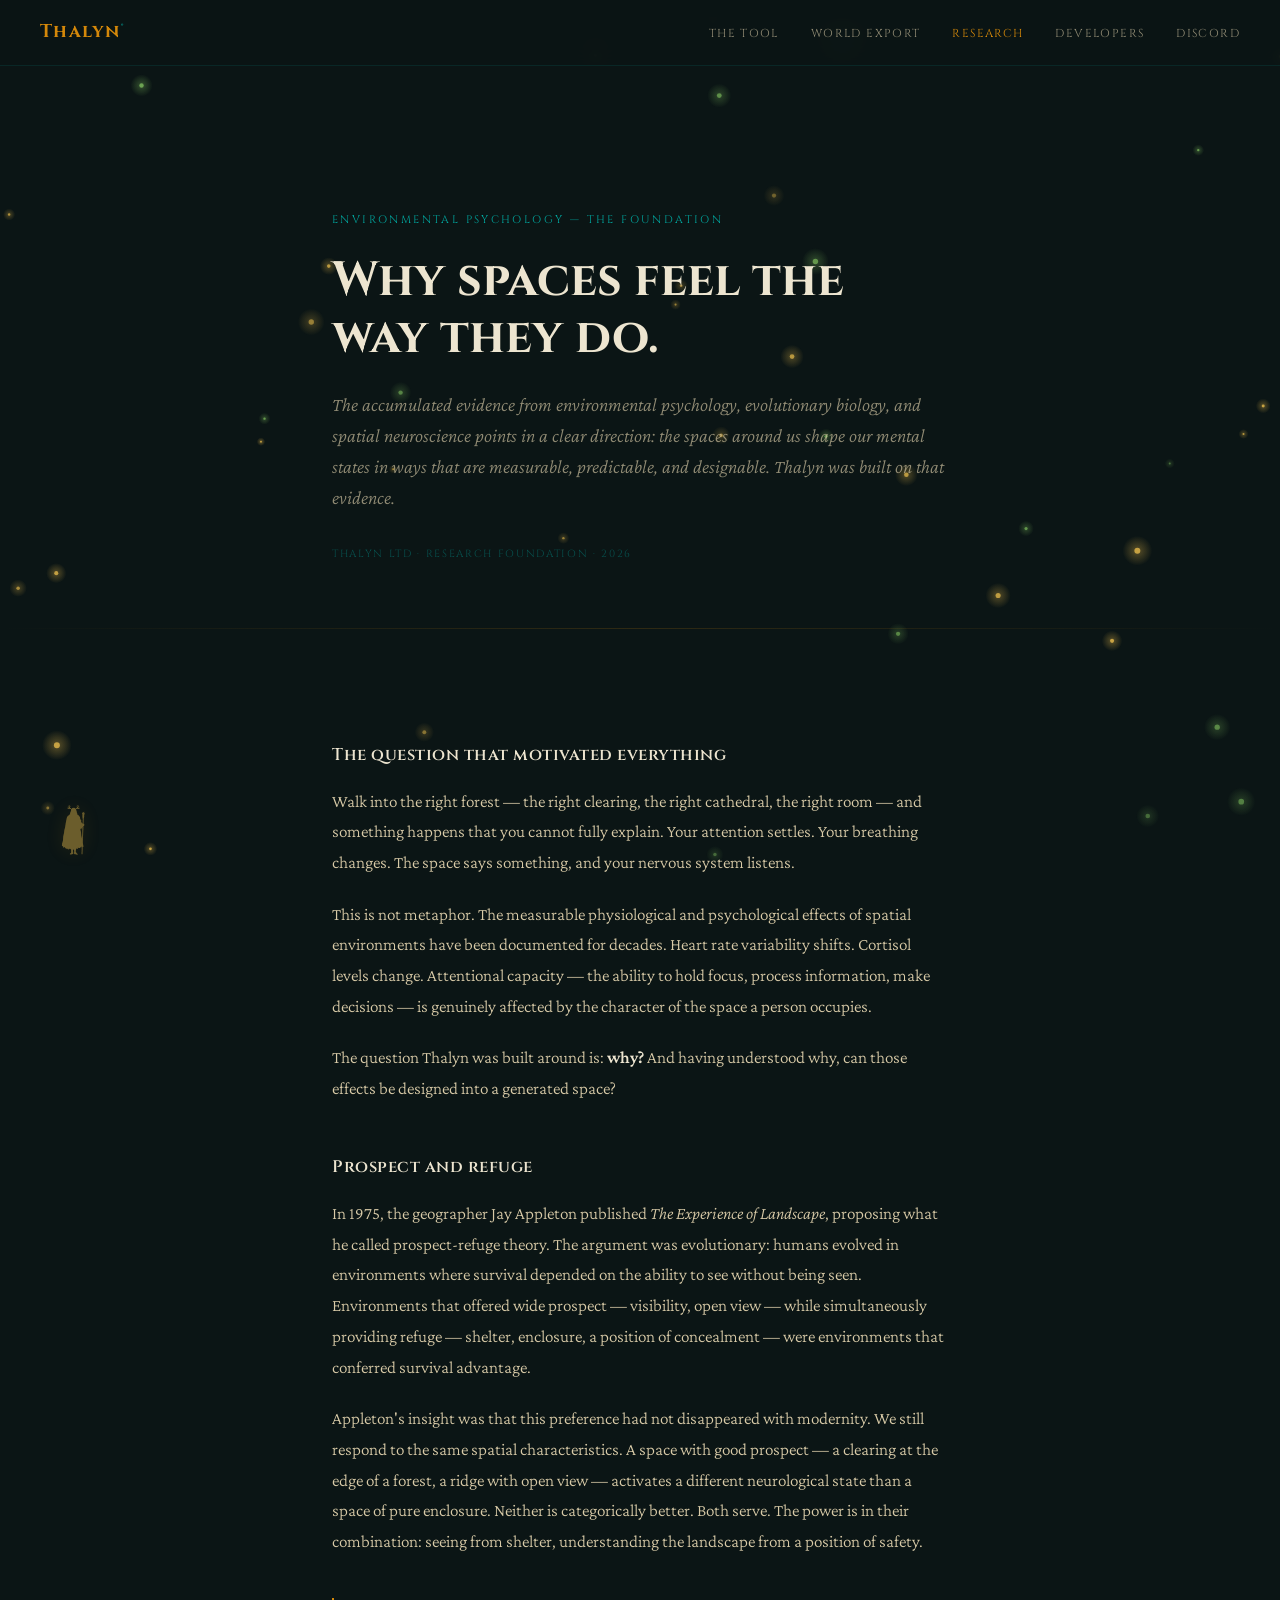
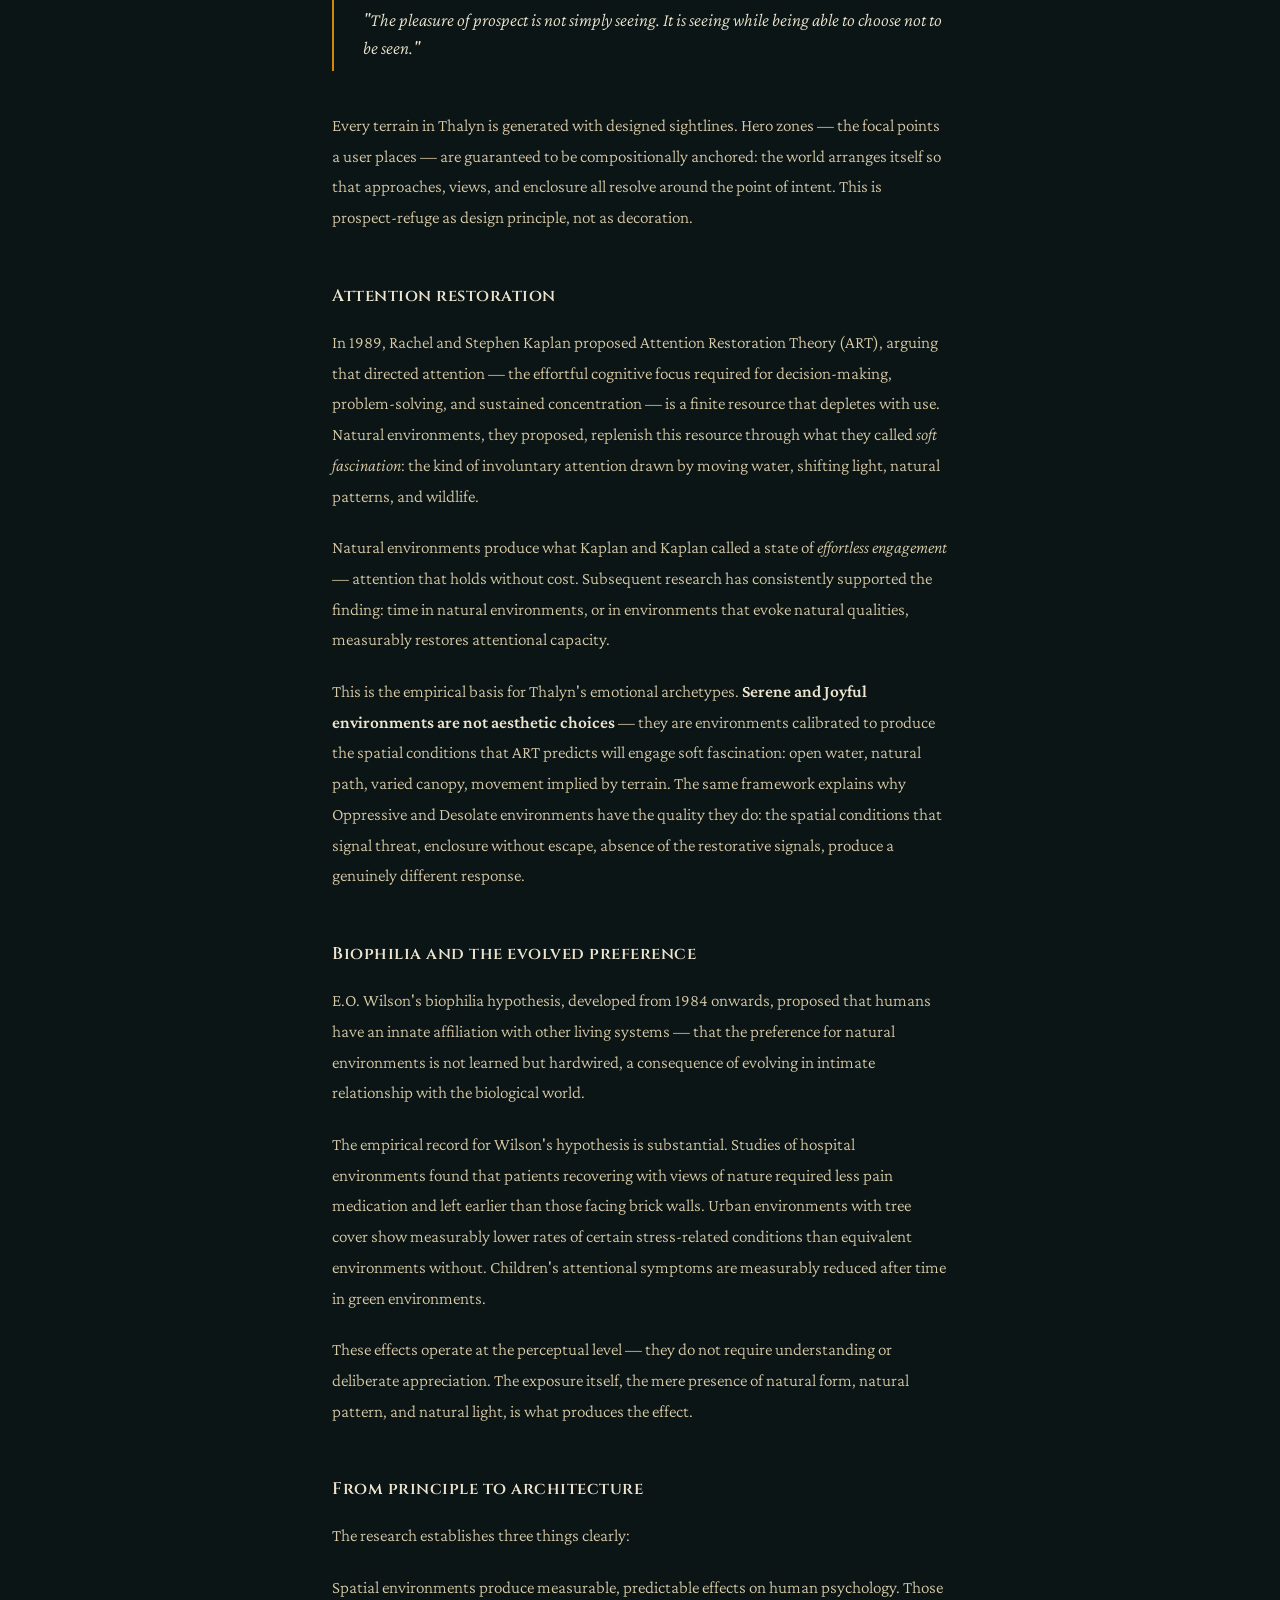
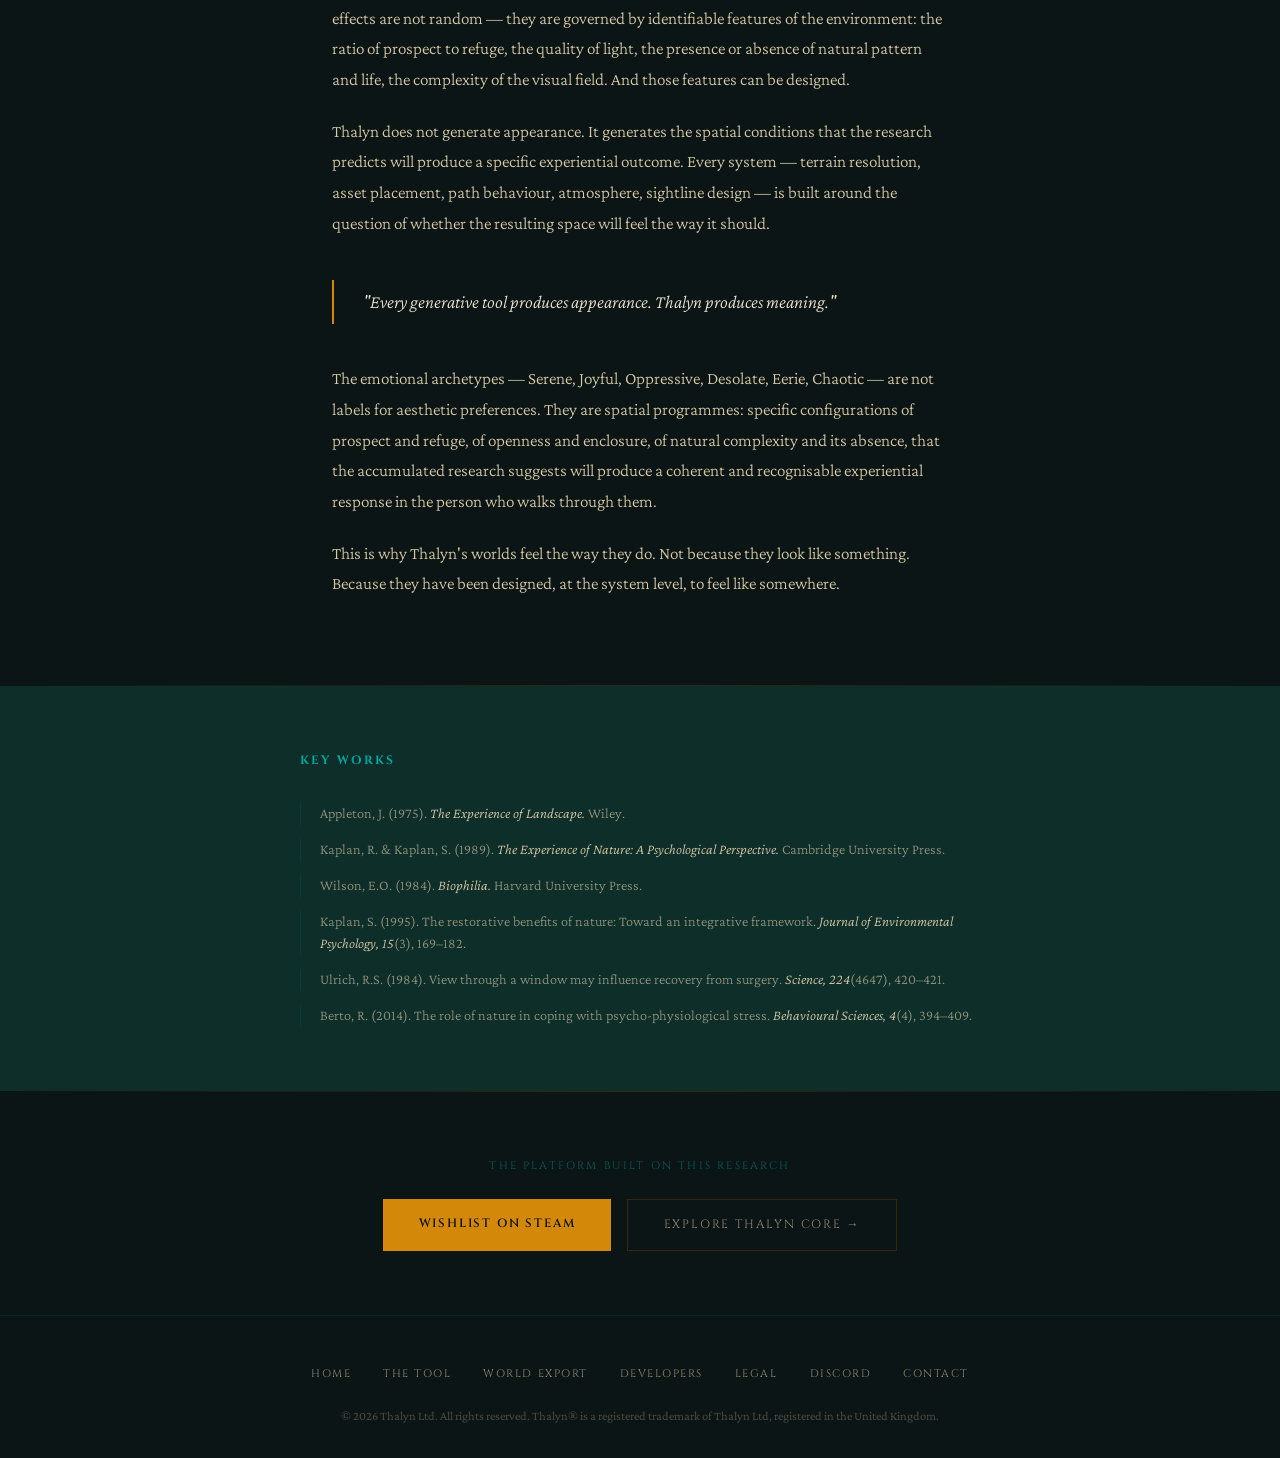
<file: research/Index.html>
<!DOCTYPE html>
<html lang="en">
<head>
<meta charset="UTF-8">
<meta name="viewport" content="width=device-width, initial-scale=1.0">
<title>Thalyn® Research — Why Spaces Feel the Way They Do</title>
<meta name="description" content="The environmental psychology underlying Thalyn® — prospect-refuge theory, attention restoration, biophilia, and the measurable effects of designed space on human wellbeing.">
<link rel="preconnect" href="https://fonts.googleapis.com">
<link rel="preconnect" href="https://fonts.gstatic.com" crossorigin>
<link href="https://fonts.googleapis.com/css2?family=Cinzel:wght@400;600;700&family=Crimson+Pro:ital,wght@0,300;0,400;0,600;1,300;1,400&display=swap" rel="stylesheet">
<style>
  *, *::before, *::after { box-sizing: border-box; margin: 0; padding: 0; }
  :root {
    --root-bg: #0B1515; --panel: #0E2E2A; --panel-light: #183830;
    --border: rgba(212,136,10,0.18); --border-subtle: rgba(0,168,160,0.12);
    --gold: #D4880A; --teal: #00A8A0; --teal-dim: rgba(0,168,160,0.5);
    --parchment: #D9CBA8; --parchment-dim: rgba(217,203,168,0.65);
    --text-bright: #EDE5D0;
    --font-display: 'Cinzel', Georgia, serif; --font-body: 'Crimson Pro', Georgia, serif;
    --column: 680px;
  }
  html { scroll-behavior: smooth; }
  body { background: var(--root-bg); color: var(--parchment); font-family: var(--font-body); font-size: 1.08rem; line-height: 1.78; }

  nav { position: fixed; top: 0; left: 0; right: 0; z-index: 100; display: flex; align-items: center; justify-content: space-between; padding: 1rem 2.5rem; background: rgba(11,21,21,0.92); backdrop-filter: blur(12px); border-bottom: 1px solid var(--border-subtle); }
  .nav-logo { font-family: var(--font-display); font-size: 1.15rem; font-weight: 700; color: var(--gold); text-decoration: none; letter-spacing: 0.08em; }
  .nav-logo sup { font-size: 0.5em; vertical-align: super; color: var(--teal); }
  .nav-links { display: flex; gap: 2rem; list-style: none; }
  .nav-links a { font-family: var(--font-display); font-size: 0.72rem; letter-spacing: 0.12em; text-transform: uppercase; color: var(--parchment-dim); text-decoration: none; transition: color 0.2s; }
  .nav-links a:hover, .nav-links a.active { color: var(--gold); }

  /* ESSAY LAYOUT */
  .essay-header { padding: 9rem 2rem 4rem; max-width: var(--column); margin: 0 auto; }
  .essay-label { font-family: var(--font-display); font-size: 0.68rem; letter-spacing: 0.22em; text-transform: uppercase; color: var(--teal); margin-bottom: 1.5rem; }
  .essay-title { font-family: var(--font-display); font-size: clamp(1.8rem, 4vw, 3rem); font-weight: 700; color: var(--text-bright); line-height: 1.18; margin-bottom: 1.5rem; }
  .essay-deck { font-size: 1.2rem; font-weight: 300; font-style: italic; color: var(--parchment-dim); line-height: 1.6; margin-bottom: 2rem; }
  .essay-meta { font-family: var(--font-display); font-size: 0.65rem; letter-spacing: 0.16em; text-transform: uppercase; color: rgba(0,168,160,0.4); }

  .divider { width: 100%; height: 1px; background: linear-gradient(to right, transparent, var(--border), transparent); }

  .essay-body { max-width: var(--column); margin: 0 auto; padding: 4rem 2rem; }
  .essay-body h2 { font-family: var(--font-display); font-size: 1.05rem; font-weight: 600; color: var(--text-bright); margin: 3rem 0 1rem; letter-spacing: 0.03em; }
  .essay-body p { margin-bottom: 1.3rem; font-weight: 300; color: var(--parchment); }
  .essay-body p strong { color: var(--text-bright); font-weight: 600; }
  .essay-body em { font-style: italic; color: var(--parchment); }

  .pull-quote { border-left: 2px solid var(--gold); padding: 0.5rem 0 0.5rem 1.8rem; margin: 2.5rem 0; }
  .pull-quote p { font-size: 1.15rem; font-style: italic; font-weight: 300; color: var(--text-bright); margin: 0; line-height: 1.55; }

  .references { background: var(--panel); padding: 4rem 2rem; }
  .ref-inner { max-width: var(--column); margin: 0 auto; }
  .ref-inner h3 { font-family: var(--font-display); font-size: 0.75rem; letter-spacing: 0.18em; text-transform: uppercase; color: var(--teal); margin-bottom: 2rem; }
  .ref-list { list-style: none; display: flex; flex-direction: column; gap: 0.9rem; }
  .ref-list li { font-size: 0.9rem; font-weight: 300; color: var(--parchment-dim); line-height: 1.5; padding-left: 1.2rem; border-left: 1px solid var(--border-subtle); }
  .ref-list li em { color: var(--parchment); font-style: italic; }

  .cta-strip { padding: 4rem 2rem; text-align: center; }
  .btn-primary { font-family: var(--font-display); font-size: 0.75rem; font-weight: 600; letter-spacing: 0.15em; text-transform: uppercase; color: #0B1515; background: var(--gold); border: none; padding: 0.9rem 2.2rem; text-decoration: none; transition: background 0.2s, box-shadow 0.2s; display: inline-block; }
  .btn-primary:hover { background: #E8990E; box-shadow: 0 0 24px rgba(212,136,10,0.35); }
  .btn-secondary { font-family: var(--font-display); font-size: 0.75rem; letter-spacing: 0.15em; text-transform: uppercase; color: var(--parchment-dim); background: transparent; border: 1px solid var(--border); padding: 0.9rem 2.2rem; text-decoration: none; transition: border-color 0.2s, color 0.2s; display: inline-block; }
  .btn-secondary:hover { border-color: rgba(212,136,10,0.6); color: var(--parchment); }
  .cta-row { display: flex; gap: 1rem; flex-wrap: wrap; justify-content: center; }

  footer { background: var(--root-bg); border-top: 1px solid var(--border-subtle); padding: 3rem 2rem 2rem; text-align: center; }
  .footer-links { display: flex; flex-wrap: wrap; gap: 0.5rem 2rem; justify-content: center; margin-bottom: 1.5rem; }
  .footer-links a { font-family: var(--font-display); font-size: 0.68rem; letter-spacing: 0.14em; text-transform: uppercase; color: var(--parchment-dim); text-decoration: none; transition: color 0.2s; }
  .footer-links a:hover { color: var(--gold); }
  .footer-legal { font-size: 0.78rem; color: rgba(217,203,168,0.3); line-height: 1.5; }

  @media (max-width: 600px) { nav { padding: 1rem 1.2rem; } .nav-links { gap: 1rem; } .nav-links a { font-size: 0.65rem; } }
  .thalyn-mark{position:fixed;bottom:24px;left:24px;z-index:100;opacity:0.45;transition:opacity 0.4s;}
  .thalyn-mark:hover{opacity:0.9;}
  .thalyn-mark img{height:68px;filter:drop-shadow(0 0 10px rgba(212,136,10,0.25));}
  /* ── CANVAS ── */
  #ember-canvas{position:fixed;top:0;left:0;width:100%;height:100%;pointer-events:none;z-index:0;}
  nav,section,footer,header,article,.reskin-callout,.category-strip,.legal-body,.essay-body,.references{position:relative;z-index:1;}
  .tw-target::after{content:'|';animation:tw-blink 0.9s step-end infinite;color:var(--gold);margin-left:1px;}
  @keyframes tw-blink{0%,100%{opacity:1}50%{opacity:0}}
</style>
</head>
<body>

<nav>
  <a href="/" class="nav-logo">Thalyn<sup>®</sup></a>
  <ul class="nav-links">
    <li><a href="/core/">The Tool</a></li>
    <li><a href="/roblox/">World Export</a></li>
    <li><a href="/research/" class="active">Research</a></li>
    <li><a href="/developers/">Developers</a></li>
    <li><a href="https://discord.gg/22jxAwwgX" target="_blank" rel="noopener">Discord</a></li>
  </ul>
</nav>

<header class="essay-header">
  <p class="essay-label">Environmental Psychology — The Foundation</p>
  <h1 class="essay-title">Why spaces feel the way they do.</h1>
  <p class="essay-deck">The accumulated evidence from environmental psychology, evolutionary biology, and spatial neuroscience points in a clear direction: the spaces around us shape our mental states in ways that are measurable, predictable, and designable. Thalyn was built on that evidence.</p>
  <p class="essay-meta">Thalyn Ltd · Research Foundation · 2026</p>
</header>

<div class="divider"></div>

<article class="essay-body">

  <h2>The question that motivated everything</h2>
  <p>Walk into the right forest — the right clearing, the right cathedral, the right room — and something happens that you cannot fully explain. Your attention settles. Your breathing changes. The space says something, and your nervous system listens.</p>
  <p>This is not metaphor. The measurable physiological and psychological effects of spatial environments have been documented for decades. Heart rate variability shifts. Cortisol levels change. Attentional capacity — the ability to hold focus, process information, make decisions — is genuinely affected by the character of the space a person occupies.</p>
  <p>The question Thalyn was built around is: <strong>why?</strong> And having understood why, can those effects be designed into a generated space?</p>

  <h2>Prospect and refuge</h2>
  <p>In 1975, the geographer Jay Appleton published <em>The Experience of Landscape</em>, proposing what he called prospect-refuge theory. The argument was evolutionary: humans evolved in environments where survival depended on the ability to see without being seen. Environments that offered wide prospect — visibility, open view — while simultaneously providing refuge — shelter, enclosure, a position of concealment — were environments that conferred survival advantage.</p>
  <p>Appleton's insight was that this preference had not disappeared with modernity. We still respond to the same spatial characteristics. A space with good prospect — a clearing at the edge of a forest, a ridge with open view — activates a different neurological state than a space of pure enclosure. Neither is categorically better. Both serve. The power is in their combination: seeing from shelter, understanding the landscape from a position of safety.</p>

  <div class="pull-quote">
    <p>"The pleasure of prospect is not simply seeing. It is seeing while being able to choose not to be seen."</p>
  </div>

  <p>Every terrain in Thalyn is generated with designed sightlines. Hero zones — the focal points a user places — are guaranteed to be compositionally anchored: the world arranges itself so that approaches, views, and enclosure all resolve around the point of intent. This is prospect-refuge as design principle, not as decoration.</p>

  <h2>Attention restoration</h2>
  <p>In 1989, Rachel and Stephen Kaplan proposed Attention Restoration Theory (ART), arguing that directed attention — the effortful cognitive focus required for decision-making, problem-solving, and sustained concentration — is a finite resource that depletes with use. Natural environments, they proposed, replenish this resource through what they called <em>soft fascination</em>: the kind of involuntary attention drawn by moving water, shifting light, natural patterns, and wildlife.</p>
  <p>Natural environments produce what Kaplan and Kaplan called a state of <em>effortless engagement</em> — attention that holds without cost. Subsequent research has consistently supported the finding: time in natural environments, or in environments that evoke natural qualities, measurably restores attentional capacity.</p>
  <p>This is the empirical basis for Thalyn's emotional archetypes. <strong>Serene and Joyful environments are not aesthetic choices</strong> — they are environments calibrated to produce the spatial conditions that ART predicts will engage soft fascination: open water, natural path, varied canopy, movement implied by terrain. The same framework explains why Oppressive and Desolate environments have the quality they do: the spatial conditions that signal threat, enclosure without escape, absence of the restorative signals, produce a genuinely different response.</p>

  <h2>Biophilia and the evolved preference</h2>
  <p>E.O. Wilson's biophilia hypothesis, developed from 1984 onwards, proposed that humans have an innate affiliation with other living systems — that the preference for natural environments is not learned but hardwired, a consequence of evolving in intimate relationship with the biological world.</p>
  <p>The empirical record for Wilson's hypothesis is substantial. Studies of hospital environments found that patients recovering with views of nature required less pain medication and left earlier than those facing brick walls. Urban environments with tree cover show measurably lower rates of certain stress-related conditions than equivalent environments without. Children's attentional symptoms are measurably reduced after time in green environments.</p>
  <p>These effects operate at the perceptual level — they do not require understanding or deliberate appreciation. The exposure itself, the mere presence of natural form, natural pattern, and natural light, is what produces the effect.</p>

  <h2>From principle to architecture</h2>
  <p>The research establishes three things clearly:</p>
  <p>Spatial environments produce measurable, predictable effects on human psychology. Those effects are not random — they are governed by identifiable features of the environment: the ratio of prospect to refuge, the quality of light, the presence or absence of natural pattern and life, the complexity of the visual field. And those features can be designed.</p>
  <p>Thalyn does not generate appearance. It generates the spatial conditions that the research predicts will produce a specific experiential outcome. Every system — terrain resolution, asset placement, path behaviour, atmosphere, sightline design — is built around the question of whether the resulting space will feel the way it should.</p>

  <div class="pull-quote">
    <p>"Every generative tool produces appearance. Thalyn produces meaning."</p>
  </div>

  <p>The emotional archetypes — Serene, Joyful, Oppressive, Desolate, Eerie, Chaotic — are not labels for aesthetic preferences. They are spatial programmes: specific configurations of prospect and refuge, of openness and enclosure, of natural complexity and its absence, that the accumulated research suggests will produce a coherent and recognisable experiential response in the person who walks through them.</p>
  <p>This is why Thalyn's worlds feel the way they do. Not because they look like something. Because they have been designed, at the system level, to feel like somewhere.</p>

</article>

<div class="divider"></div>

<section class="references">
  <div class="ref-inner">
    <h3>Key Works</h3>
    <ul class="ref-list">
      <li>Appleton, J. (1975). <em>The Experience of Landscape.</em> Wiley.</li>
      <li>Kaplan, R. &amp; Kaplan, S. (1989). <em>The Experience of Nature: A Psychological Perspective.</em> Cambridge University Press.</li>
      <li>Wilson, E.O. (1984). <em>Biophilia.</em> Harvard University Press.</li>
      <li>Kaplan, S. (1995). The restorative benefits of nature: Toward an integrative framework. <em>Journal of Environmental Psychology, 15</em>(3), 169–182.</li>
      <li>Ulrich, R.S. (1984). View through a window may influence recovery from surgery. <em>Science, 224</em>(4647), 420–421.</li>
      <li>Berto, R. (2014). The role of nature in coping with psycho-physiological stress. <em>Behavioural Sciences, 4</em>(4), 394–409.</li>
    </ul>
  </div>
</section>

<div class="divider"></div>

<section class="cta-strip">
  <p style="font-family: var(--font-display); font-size: 0.68rem; letter-spacing: 0.2em; text-transform: uppercase; color: var(--teal-dim); margin-bottom: 1.5rem;">The platform built on this research</p>
  <div class="cta-row">
    <a href="https://store.steampowered.com" target="_blank" rel="noopener" class="btn-primary">Wishlist on Steam</a>
    <a href="/core/" class="btn-secondary">Explore Thalyn Core →</a>
  </div>
</section>

<footer>
  <div class="footer-links">
    <a href="/">Home</a>
    <a href="/core/">The Tool</a>
    <a href="/roblox/">World Export</a>
    <a href="/developers/">Developers</a>
    <a href="/legal/">Legal</a>
    <a href="https://discord.gg/22jxAwwgX" target="_blank" rel="noopener">Discord</a>
    <a href="mailto:hello@thalyn.world">Contact</a>
  </div>
  <p class="footer-legal">© 2026 Thalyn Ltd. All rights reserved. Thalyn® is a registered trademark of Thalyn Ltd, registered in the United Kingdom.</p>
</footer>

<a href="/" class="thalyn-mark"><img src="../thalyn_figure_gold.png" alt="Thalyn"></a>

<canvas id="ember-canvas" aria-hidden="true"></canvas>
<script>
(function(){
  const canvas=document.getElementById('ember-canvas');
  const ctx=canvas.getContext('2d');
  const GOLD='#E1B64A',GREEN='#78b45a';
  let W,H,embers=[],RAF;
  const COUNT=42;
  const reduced=window.matchMedia('(prefers-reduced-motion:reduce)').matches;
  function resize(){W=canvas.width=window.innerWidth;H=canvas.height=window.innerHeight;}
  window.addEventListener('resize',resize);resize();
  function mkEmber(){
    const g=Math.random()>0.38;
    return{x:Math.random()*W,y:H+Math.random()*60,r:0.8+Math.random()*2.2,
      vy:-(0.22+Math.random()*0.55),vx:(Math.random()-0.5)*0.38,
      a:0.55+Math.random()*0.45,da:-(0.0008+Math.random()*0.0012),
      col:g?GOLD:GREEN,halo:g?'rgba(225,182,74,':'rgba(120,180,90,'};
  }
  for(let i=0;i<COUNT;i++){const e=mkEmber();e.y=Math.random()*H;embers.push(e);}
  function drawEmber(e){
    ctx.save();
    const gr=ctx.createRadialGradient(e.x,e.y,0,e.x,e.y,e.r*5);
    gr.addColorStop(0,e.halo+(e.a*0.45).toFixed(3)+')');
    gr.addColorStop(1,e.halo+'0)');
    ctx.fillStyle=gr;ctx.beginPath();ctx.arc(e.x,e.y,e.r*5,0,Math.PI*2);ctx.fill();
    ctx.globalAlpha=e.a;ctx.fillStyle=e.col;
    ctx.beginPath();ctx.arc(e.x,e.y,e.r,0,Math.PI*2);ctx.fill();
    ctx.restore();
  }
  function tick(){
    ctx.clearRect(0,0,W,H);
    embers.forEach(function(e,i){
      e.y+=e.vy;e.x+=e.vx;e.a+=e.da;drawEmber(e);
      if(e.a<=0||e.y<-20){embers[i]=mkEmber();}
    });
    RAF=requestAnimationFrame(tick);
  }
  if(!reduced){tick();}

  /* TYPEWRITER */
  document.querySelectorAll('.tw-target').forEach(function(el){
    let phrases;
    try{phrases=JSON.parse(el.dataset.phrases||'[]');}catch(ex){return;}
    if(!phrases.length)return;
    let pi=0,ci=0,del=false,paused=false;
    function step(){
      if(reduced){el.textContent=phrases[0];return;}
      const word=phrases[pi];
      if(paused){paused=false;del=true;setTimeout(step,28);return;}
      if(!del){
        el.textContent=word.slice(0,ci+1);ci++;
        if(ci===word.length){paused=true;setTimeout(step,2200);return;}
        setTimeout(step,55);
      }else{
        el.textContent=word.slice(0,ci-1);ci--;
        if(ci===0){del=false;pi=(pi+1)%phrases.length;setTimeout(step,320);return;}
        setTimeout(step,28);
      }
    }
    el.textContent=phrases[0];
    setTimeout(step,400+Math.random()*600);
  });

  /* SCROLL REVEAL */
  if(!reduced){
    const revEls=document.querySelectorAll('.reveal');
    revEls.forEach(function(el){
      el.style.opacity='0';el.style.transform='translateY(18px)';
      el.style.transition='opacity 0.6s ease,transform 0.6s ease';
    });
    const obs=new IntersectionObserver(function(entries){
      entries.forEach(function(entry){
        if(!entry.isIntersecting)return;
        const el=entry.target;
        const sibs=Array.from(el.parentElement.querySelectorAll('.reveal'));
        const si=sibs.indexOf(el);
        setTimeout(function(){el.style.opacity='1';el.style.transform='translateY(0)';},si*150);
        obs.unobserve(el);
      });
    },{threshold:0.12});
    revEls.forEach(function(el){obs.observe(el);});
  }
})();
</script>

</body>
</html>
</file>
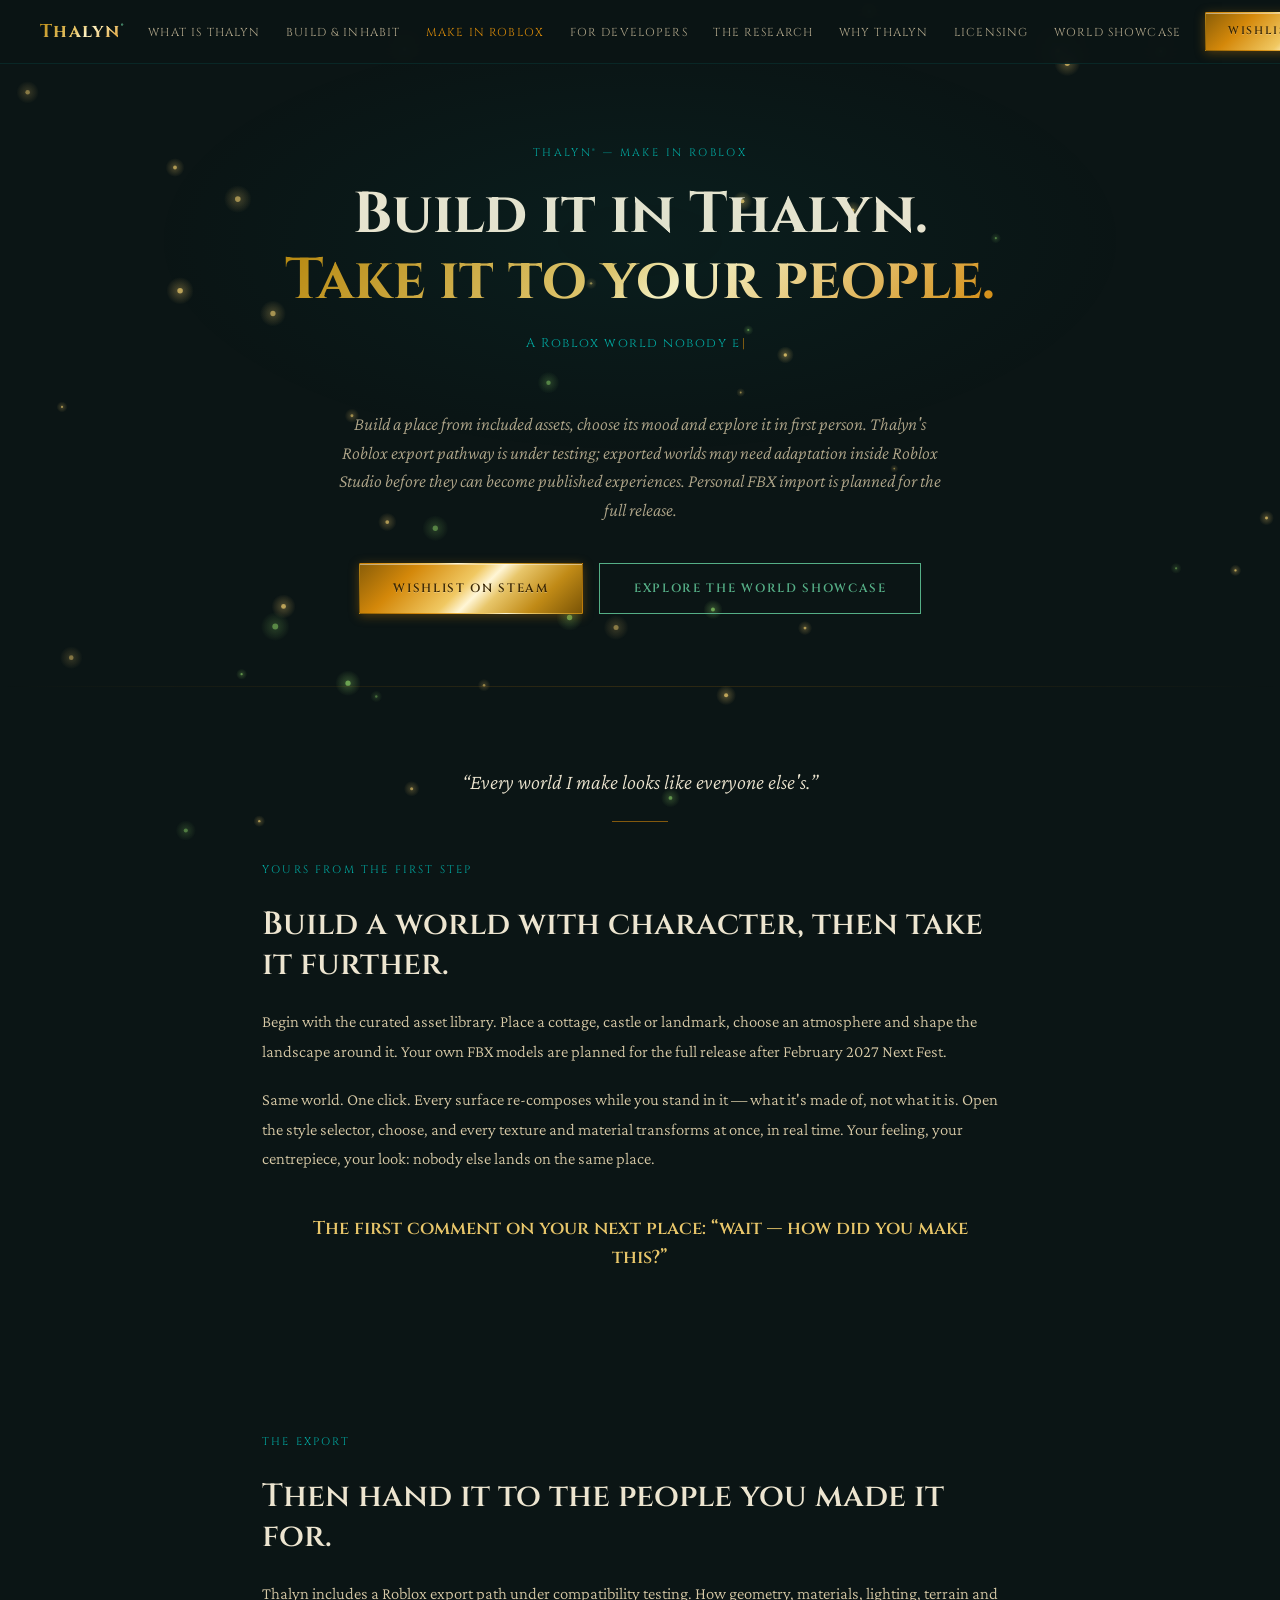
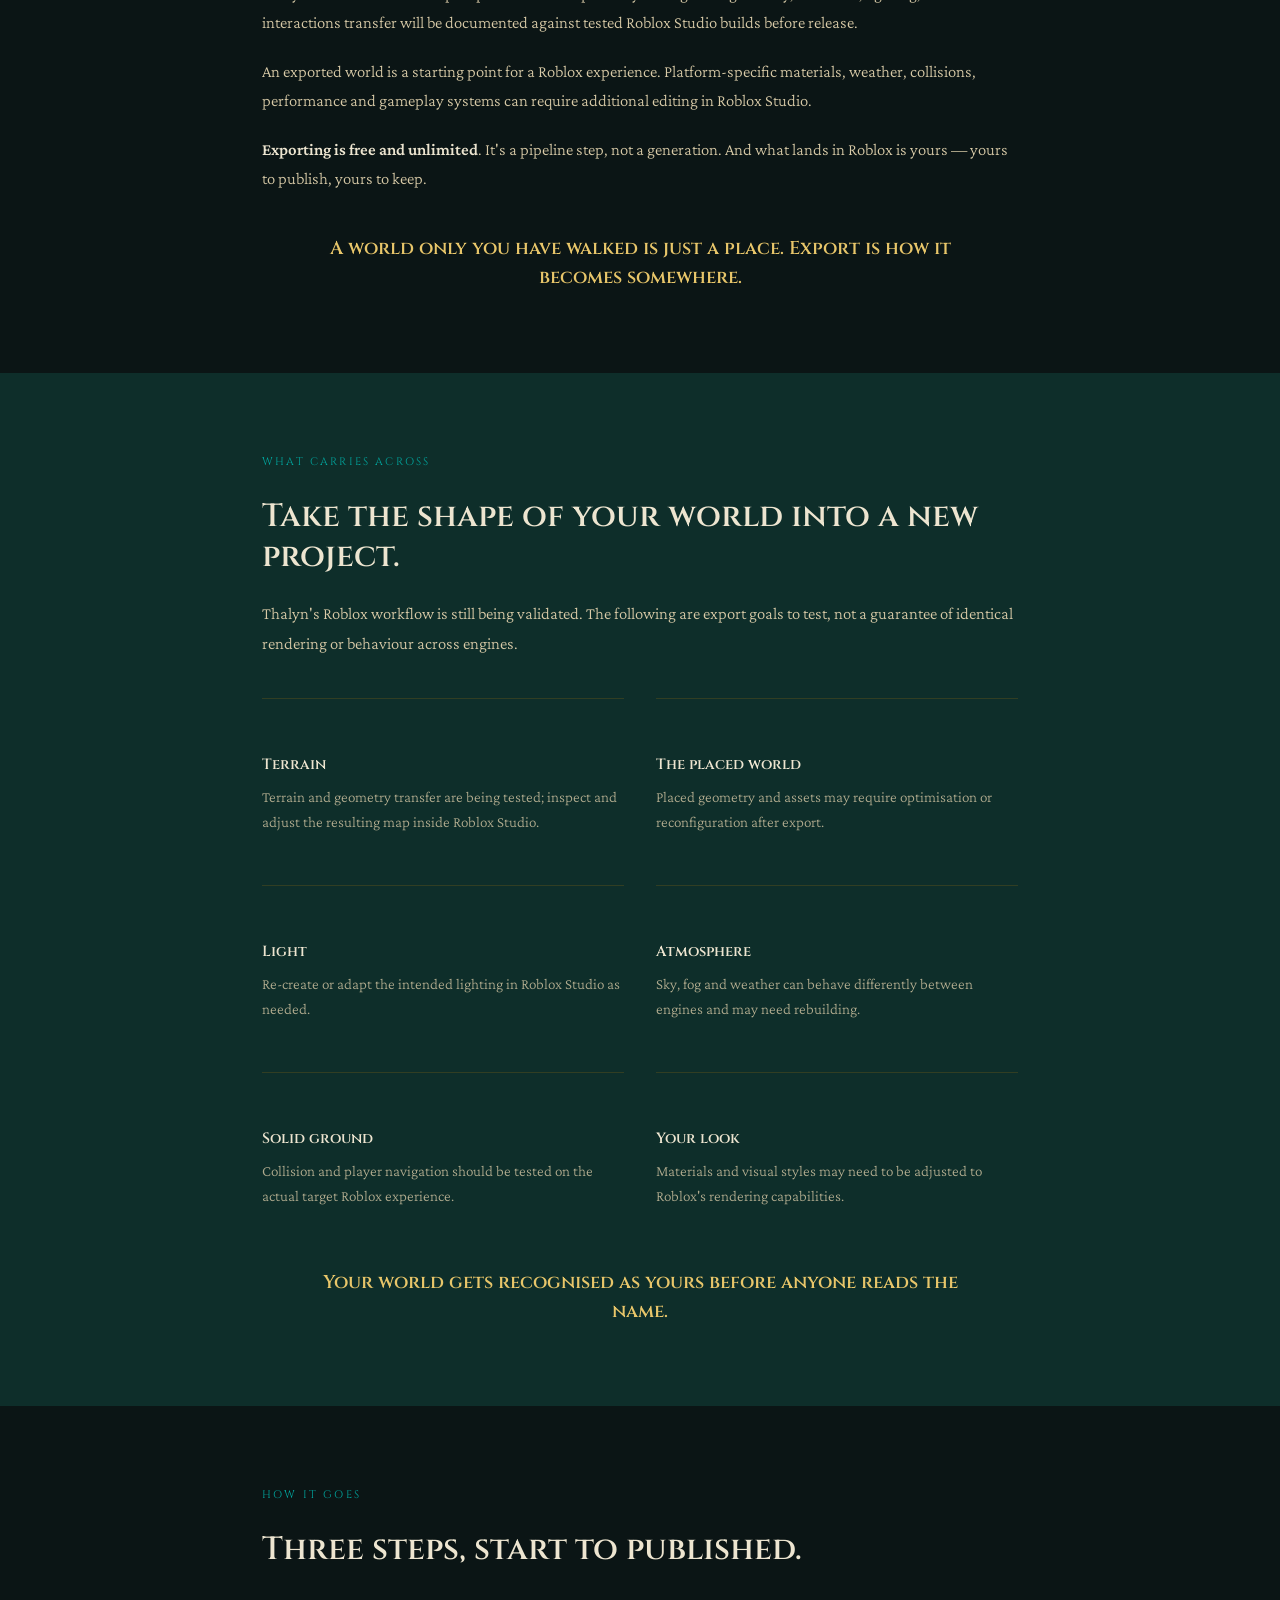
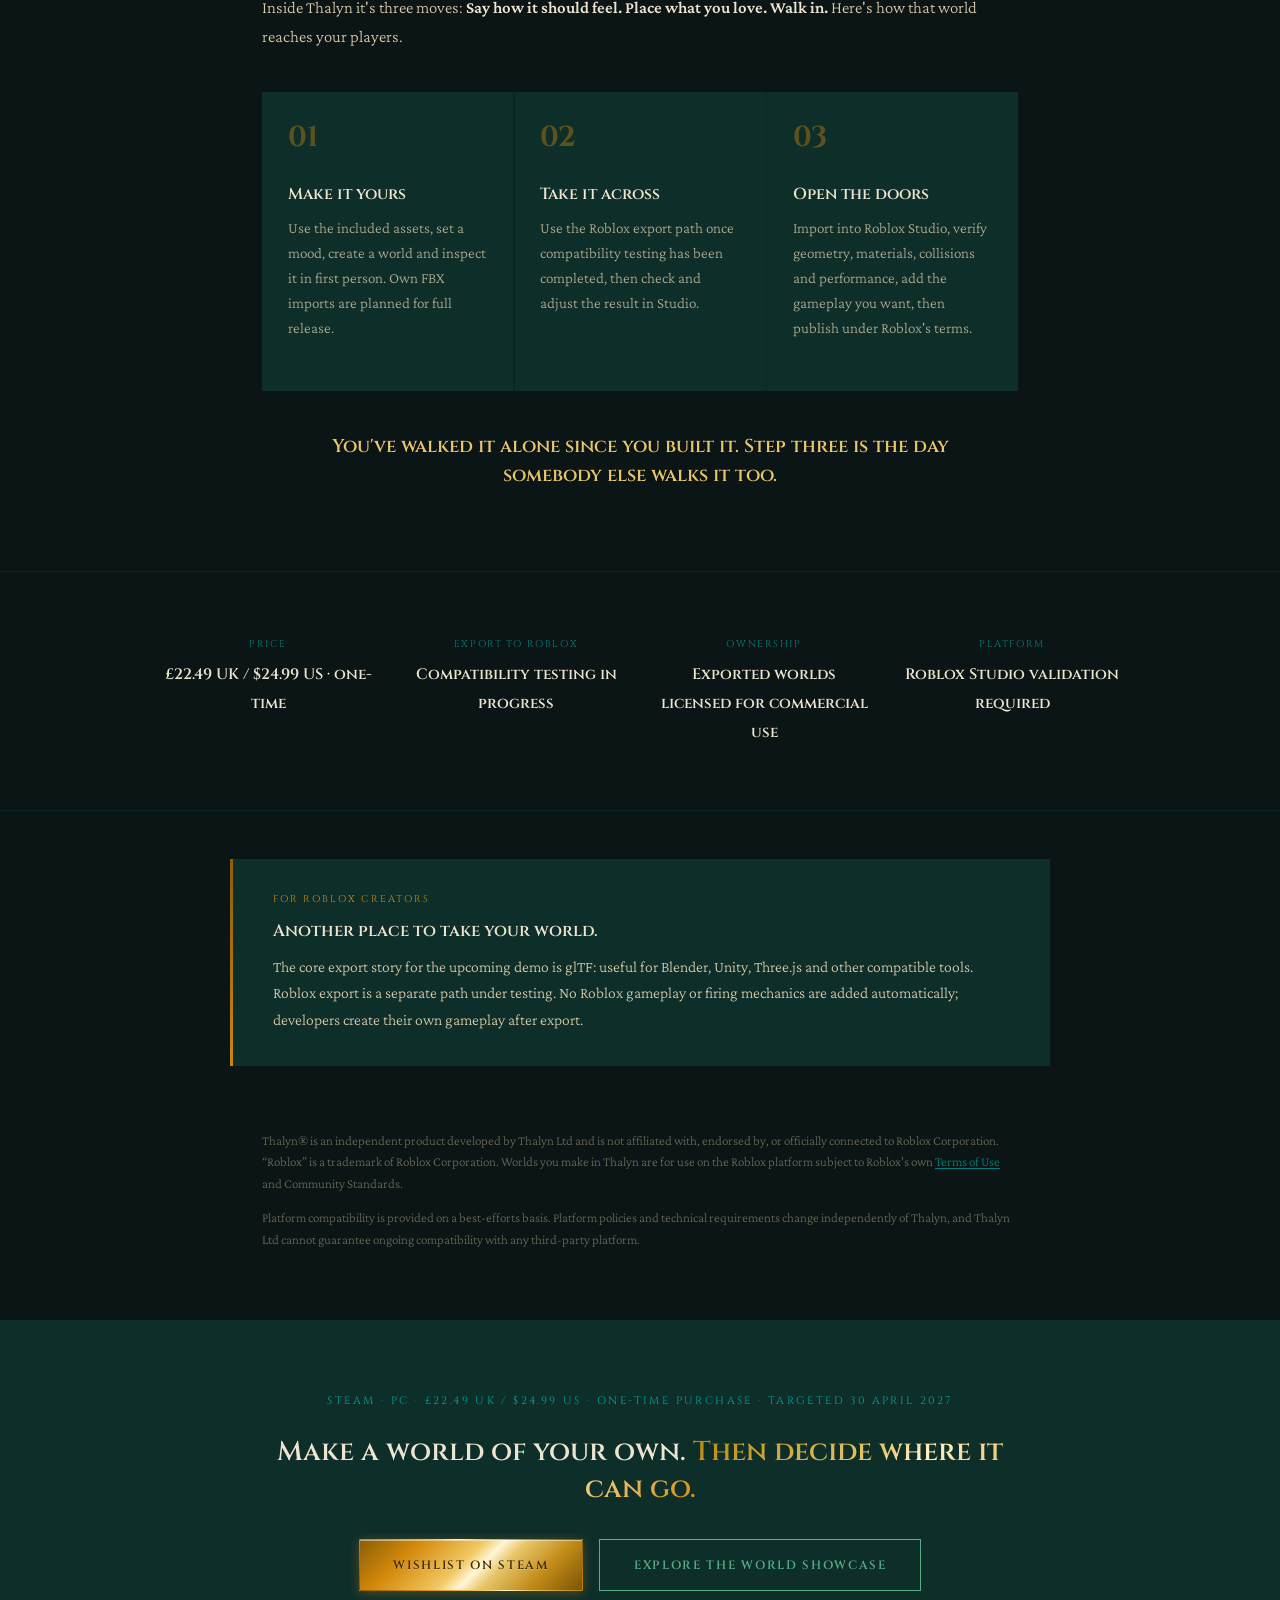
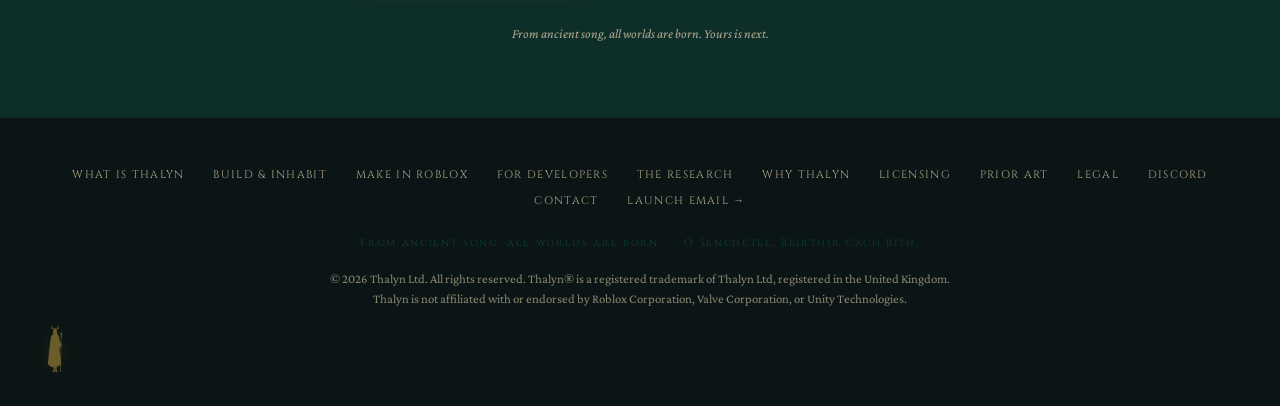
<file: roblox/index.html>
<!DOCTYPE html>
<html lang="en">
<head>
<meta charset="UTF-8">
<meta name="viewport" content="width=device-width, initial-scale=1.0">
<script>document.documentElement.classList.add('js');</script>
<title>Take it to your people — Make in Roblox with Thalyn®</title>
<meta name="description" content="Build atmospheric 3D worlds, export glTF, and explore a Roblox-specific workflow currently undergoing compatibility testing. Bring your own FBX assets with the planned full release.">
<meta property="og:title" content="Take it to your people — Make in Roblox with Thalyn®">
<meta property="og:description" content="Create and export worlds with Thalyn. Roblox export is under testing, so platform-specific lighting, terrain and collision may require work in Roblox Studio.">
<meta property="og:type" content="website">
<meta property="og:url" content="https://thalyn.world/roblox/">
<meta property="og:image" content="https://thalyn.world/enhanced_4k_169_thalyn_splash_5_.webp">
<link rel="icon" href="/thalyn_figure_gold.png">
<link rel="preconnect" href="https://fonts.googleapis.com">
<link rel="preconnect" href="https://fonts.gstatic.com" crossorigin>
<link href="https://fonts.googleapis.com/css2?family=Cinzel:wght@400;600;700&family=Crimson+Pro:ital,wght@0,300;0,400;0,600;1,300;1,400&display=swap" rel="stylesheet">
<link rel="stylesheet" href="/assets/site.css">
<!--BEGIN:meta-->
<link rel="canonical" href="https://thalyn.world/roblox/">
<link rel="apple-touch-icon" href="/thalyn_figure_gold.png">
<meta name="theme-color" content="#0B1515">
<meta property="og:site_name" content="Thalyn">
<meta name="twitter:card" content="summary_large_image">
<meta name="twitter:image" content="https://thalyn.world/enhanced_4k_169_thalyn_splash_5_.webp">
<script type="application/ld+json">{"@context":"https://schema.org","@graph":[{"@type":"Organization","name":"Thalyn Ltd","url":"https://thalyn.world","logo":"https://thalyn.world/library_logo_650x360_transparent.png","sameAs":["https://discord.gg/UH9ukaR5Ew","https://store.steampowered.com/app/4581800/Thalyn/"]},{"@type":"WebSite","name":"Thalyn","url":"https://thalyn.world"}]}</script>
<!-- ANALYTICS_SNIPPET (P0-5): paste a cookieless analytics script tag here
     (Plausible or GoatCounter — no consent banner needed; never Google Analytics),
     then rebuild. app.js's trackEvent() already calls window.plausible(...) /
     window.goatcounter.count(...) if either exists, so Discord clicks, email-form
     submits, Steam-wishlist clicks and demo-world/GLB events start firing the
     moment a real snippet lands here. Currently absent — no analytics is running. -->
<!--END:meta-->
<style>
.fineprint{max-width:820px;margin-inline:auto;padding:1rem 2rem 3.5rem;}
.fineprint p{font-size:0.82rem;font-weight:300;color:rgba(217,203,168,0.45);line-height:1.65;margin-bottom:0.8rem;}
.fineprint a{color:var(--teal-dim);text-decoration:underline;text-underline-offset:2px;}
.fineprint a:hover{color:var(--teal);}
</style>
</head>
<body data-page="roblox">
<a class="skip-link" href="#main">Skip to content</a>
<!--BEGIN:nav-->
<header class="site-nav" data-open="false">
  <a href="/" class="nav-logo" aria-label="Thalyn home">Thalyn<sup>&reg;</sup></a>
  <ul id="nav-menu" class="nav-links">
    <li><a href="/what-is-thalyn/">What is Thalyn</a></li>
    <li><a href="/core/">Build &amp; Inhabit</a></li>
    <li><a href="/roblox/" aria-current="page">Make in Roblox</a></li>
    <li><a href="/developers/">For Developers</a></li>
    <li><a href="/research/">The Research</a></li>
    <li><a href="/why-thalyn/">Why Thalyn</a></li>
    <li><a href="/licensing/">Licensing</a></li>
    <li><a href="/demo/">World Showcase</a></li>
  </ul>
  <div class="nav-actions">
    <a class="btn btn-primary btn-sm cta-steam" href="https://store.steampowered.com/app/4581800/Thalyn/" target="_blank" rel="noopener" data-label-steam="Wishlist on Steam" data-label-pending="Join the Discord">Wishlist on Steam</a>
    <button class="nav-toggle" aria-controls="nav-menu" aria-expanded="false" aria-label="Open menu"><svg viewBox="0 0 24 24" fill="none" stroke="currentColor" stroke-width="1.6" aria-hidden="true"><path d="M3 6h18M3 12h18M3 18h18"/></svg></button>
  </div>
</header>
<!--END:nav-->

<main id="main">
<section class="page-hero">
  <p class="page-eyebrow">Thalyn&reg; &mdash; Make in Roblox</p>
  <h1 class="page-title">Build it in Thalyn.<br><em>Take it to your people.</em></h1>
  <div class="tw-wrap">
    <span class="tw-ghost" aria-hidden="true">Ready to publish. Yours to keep. Yours alone.</span>
    <span class="tw-target" data-phrases='["A Roblox world nobody else could make.","Your players, standing where you stood.","Somewhere they&#39;ll ask you about afterwards.","Ready to publish. Yours to keep. Yours alone."]'>A Roblox world nobody else could make.</span>
  </div>
  <p class="page-sub">Build a place from included assets, choose its mood and explore it in first person. Thalyn's Roblox export pathway is under testing; exported worlds may need adaptation inside Roblox Studio before they can become published experiences. Personal FBX import is planned for the full release.</p>
  <div class="cta-row">
    <a class="btn btn-primary cta-steam" href="https://store.steampowered.com/app/4581800/Thalyn/" target="_blank" rel="noopener" data-label-steam="Wishlist on Steam" data-label-pending="Join the Discord">Wishlist on Steam</a>
    <a class="btn btn-secondary" href="/demo/">Explore the World Showcase</a>
  </div>
</section>

<div class="divider"></div>

<section class="prose">
  <p class="mirror-quote">&ldquo;Every world I make looks like everyone else&#39;s.&rdquo;</p>
  <span class="label">Yours from the first step</span>
  <h2>Build a world with character, then take it further.</h2>
  <p>Begin with the curated asset library. Place a cottage, castle or landmark, choose an atmosphere and shape the landscape around it. Your own FBX models are planned for the full release after February 2027 Next Fest.</p>
  <p>Same world. One click. Every surface re-composes while you stand in it &mdash; what it&#39;s made of, not what it is. Open the style selector, choose, and every texture and material transforms at once, in real time. Your feeling, your centrepiece, your look: nobody else lands on the same place.</p>
  <p class="after-state">The first comment on your next place: &ldquo;wait &mdash; how did you make this?&rdquo;</p>
</section>

<section class="prose">
  <span class="label">The export</span>
  <h2>Then hand it to the people you made it for.</h2>
  <p>Thalyn includes a Roblox export path under compatibility testing. How geometry, materials, lighting, terrain and interactions transfer will be documented against tested Roblox Studio builds before release.</p>
  <p>An exported world is a starting point for a Roblox experience. Platform-specific materials, weather, collisions, performance and gameplay systems can require additional editing in Roblox Studio.</p>
  <p><strong>Exporting is free and unlimited</strong>. It&#39;s a pipeline step, not a generation. And what lands in Roblox is yours &mdash; yours to publish, yours to keep.</p>
  <p class="after-state">A world only you have walked is just a place. Export is how it becomes somewhere.</p>
</section>

<section class="band">
  <div class="prose">
    <span class="label">What carries across</span>
    <h2>Take the shape of your world into a new project.</h2>
    <p>Thalyn's Roblox workflow is still being validated. The following are export goals to test, not a guarantee of identical rendering or behaviour across engines.</p>
    <div class="feature-grid">
      <div class="feature-card reveal">
        <h3>Terrain</h3>
        <p>Terrain and geometry transfer are being tested; inspect and adjust the resulting map inside Roblox Studio.</p>
      </div>
      <div class="feature-card reveal">
        <h3>The placed world</h3>
        <p>Placed geometry and assets may require optimisation or reconfiguration after export.</p>
      </div>
      <div class="feature-card reveal">
        <h3>Light</h3>
        <p>Re-create or adapt the intended lighting in Roblox Studio as needed.</p>
      </div>
      <div class="feature-card reveal">
        <h3>Atmosphere</h3>
        <p>Sky, fog and weather can behave differently between engines and may need rebuilding.</p>
      </div>
      <div class="feature-card reveal">
        <h3>Solid ground</h3>
        <p>Collision and player navigation should be tested on the actual target Roblox experience.</p>
      </div>
      <div class="feature-card reveal">
        <h3>Your look</h3>
        <p>Materials and visual styles may need to be adjusted to Roblox's rendering capabilities.</p>
      </div>
    </div>
    <p class="after-state">Your world gets recognised as yours before anyone reads the name.</p>
  </div>
</section>

<section class="prose">
  <span class="label">How it goes</span>
  <h2>Three steps, start to published.</h2>
  <p>Inside Thalyn it&#39;s three moves: <strong>Say how it should feel. Place what you love. Walk in.</strong> Here&#39;s how that world reaches your players.</p>
  <div class="steps">
    <div class="step reveal">
      <div class="step-num">01</div>
      <h3>Make it yours</h3>
      <p>Use the included assets, set a mood, create a world and inspect it in first person. Own FBX imports are planned for full release.</p>
    </div>
    <div class="step reveal">
      <div class="step-num">02</div>
      <h3>Take it across</h3>
      <p>Use the Roblox export path once compatibility testing has been completed, then check and adjust the result in Studio.</p>
    </div>
    <div class="step reveal">
      <div class="step-num">03</div>
      <h3>Open the doors</h3>
      <p>Import into Roblox Studio, verify geometry, materials, collisions and performance, add the gameplay you want, then publish under Roblox's terms.</p>
    </div>
  </div>
  <p class="after-state">You&#39;ve walked it alone since you built it. Step three is the day somebody else walks it too.</p>
</section>

<section class="confidence">
  <div class="confidence-inner">
    <div>
      <span class="conf-label">Price</span>
      <span class="conf-value">£22.49 UK / $24.99 US · one-time</span>
    </div>
    <div>
      <span class="conf-label">Export to Roblox</span>
      <span class="conf-value">Compatibility testing in progress</span>
    </div>
    <div>
      <span class="conf-label">Ownership</span>
      <span class="conf-value">Exported worlds licensed for commercial use</span>
    </div>
    <div>
      <span class="conf-label">Platform</span>
      <span class="conf-value">Roblox Studio validation required</span>
    </div>
  </div>
</section>

<div class="callout reveal">
  <span class="label">For Roblox creators</span>
  <h3>Another place to take your world.</h3>
  <p>The core export story for the upcoming demo is glTF: useful for Blender, Unity, Three.js and other compatible tools. Roblox export is a separate path under testing. No Roblox gameplay or firing mechanics are added automatically; developers create their own gameplay after export.</p>
</div>

<div class="fineprint">
  <p>Thalyn&reg; is an independent product developed by Thalyn Ltd and is not affiliated with, endorsed by, or officially connected to Roblox Corporation. &ldquo;Roblox&rdquo; is a trademark of Roblox Corporation. Worlds you make in Thalyn are for use on the Roblox platform subject to Roblox&#39;s own <a href="https://en.help.roblox.com/hc/en-us/articles/115004647846" target="_blank" rel="noopener">Terms of Use</a> and Community Standards.</p>
  <p>Platform compatibility is provided on a best-efforts basis. Platform policies and technical requirements change independently of Thalyn, and Thalyn Ltd cannot guarantee ongoing compatibility with any third-party platform.</p>
</div>

<section class="cta-band reveal">
  <span class="eyebrow">Steam · PC · £22.49 UK / $24.99 US · one-time purchase · targeted 30 April 2027</span>
  <p class="hook">Make a world of your own. <em>Then decide where it can go.</em></p>
  <div class="cta-row" style="margin-top:2rem;">
    <a class="btn btn-primary cta-steam" href="https://store.steampowered.com/app/4581800/Thalyn/" target="_blank" rel="noopener" data-label-steam="Wishlist on Steam" data-label-pending="Join the Discord">Wishlist on Steam</a>
    <a class="btn btn-secondary" href="/demo/">Explore the World Showcase</a>
  </div>
  <p class="note">From ancient song, all worlds are born. Yours is next.</p>
</section>
</main>

<!--BEGIN:footer-->
<footer class="site-footer">
  <nav class="footer-links" aria-label="Footer">
    <a href="/what-is-thalyn/">What is Thalyn</a>
    <a href="/core/">Build &amp; Inhabit</a>
    <a href="/roblox/">Make in Roblox</a>
    <a href="/developers/">For Developers</a>
    <a href="/research/">The Research</a>
    <a href="/why-thalyn/">Why Thalyn</a>
    <a href="/licensing/">Licensing</a>
    <a href="/prior-art/">Prior Art</a>
    <a href="/legal/">Legal</a>
    <a href="https://discord.gg/UH9ukaR5Ew" target="_blank" rel="noopener">Discord</a>
    <a href="mailto:hello@thalyn.world">Contact</a>
    <a href="/#email-capture">Launch email &rarr;</a>
  </nav>
  <span class="footer-gaelic">From ancient song, all worlds are born. &nbsp;&middot;&nbsp; &Oacute; Senchetel, Beirthir Cach Bith.</span>
  <p class="footer-legal">&copy; 2026 Thalyn Ltd. All rights reserved. Thalyn&reg; is a registered trademark of Thalyn Ltd, registered in the United Kingdom.<br>Thalyn is not affiliated with or endorsed by Roblox Corporation, Valve Corporation, or Unity Technologies.</p>
</footer>
<!--END:footer-->

<a href="/" class="thalyn-mark" aria-label="Thalyn home"><img src="/thalyn_figure_gold.png" alt="" width="64"></a>
<canvas id="ember-canvas" aria-hidden="true"></canvas>
<script src="/assets/app.js" defer></script>
</body>
</html>
</file>
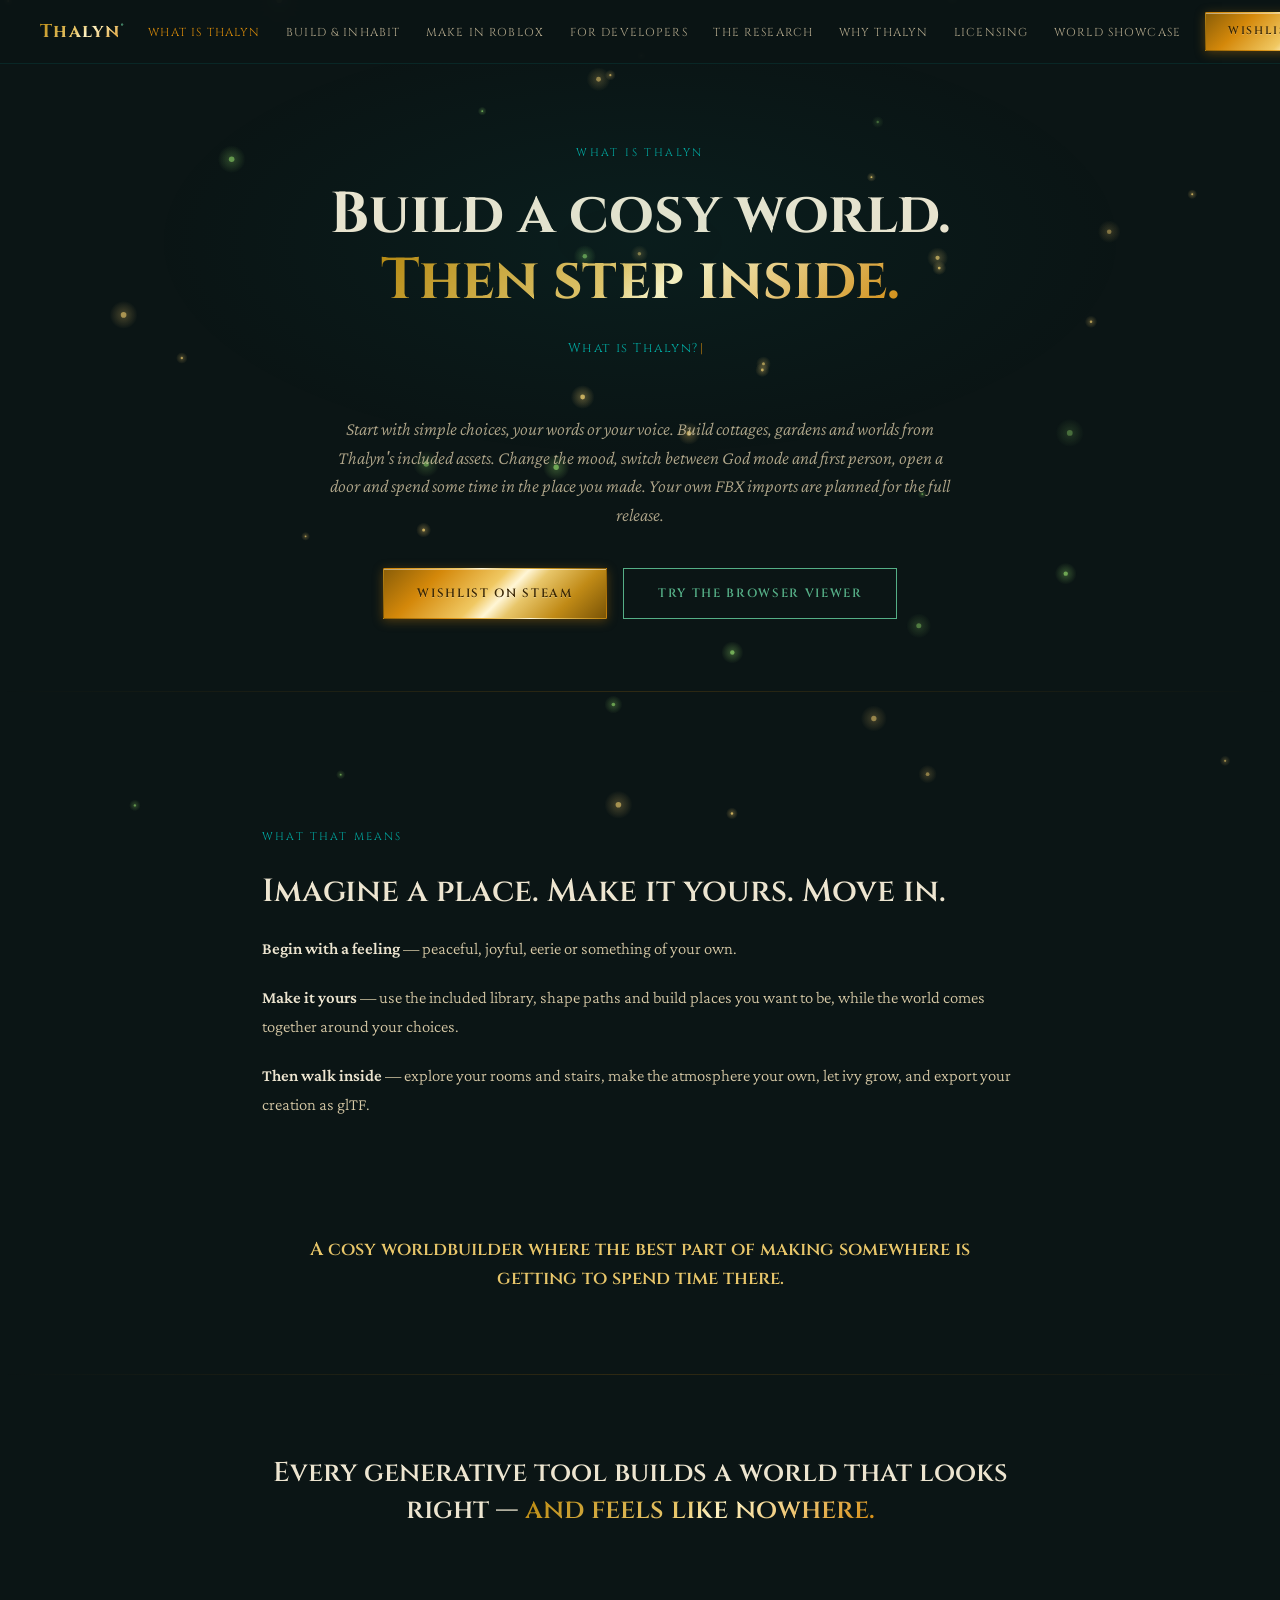
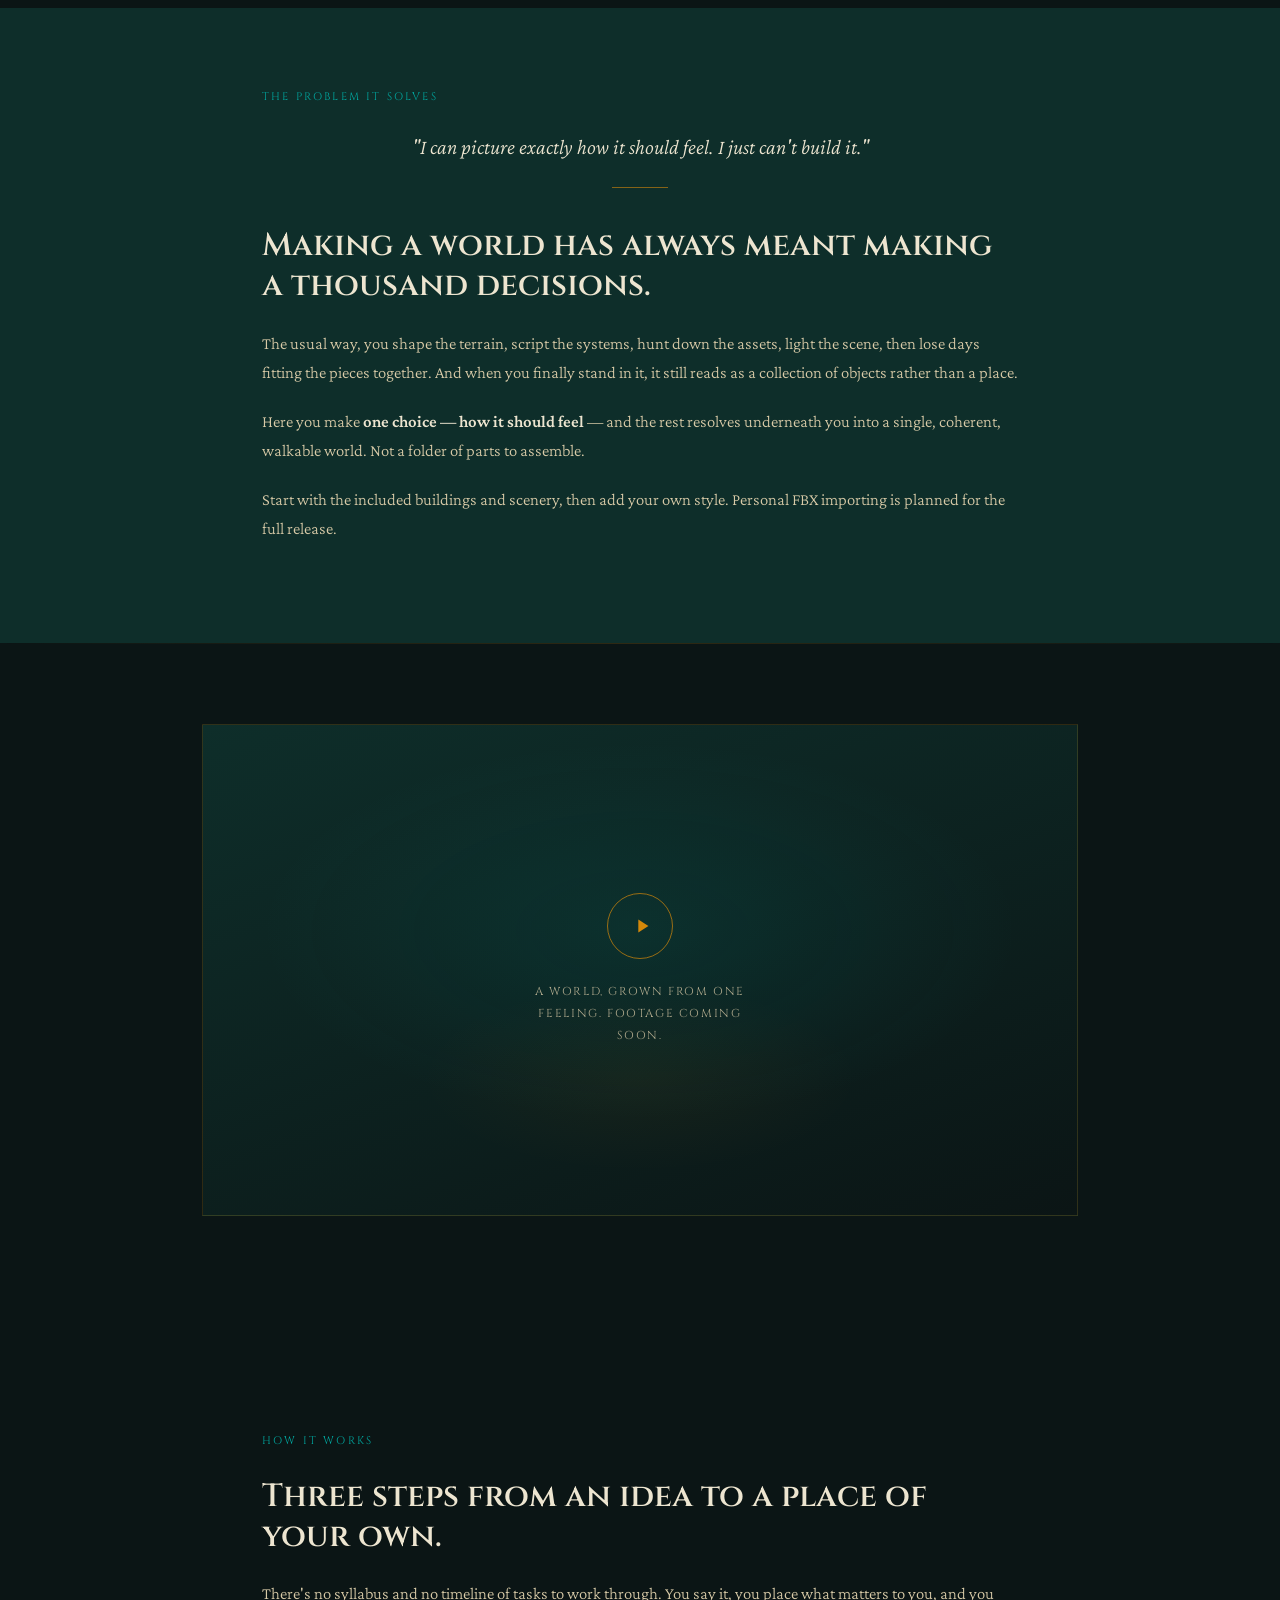
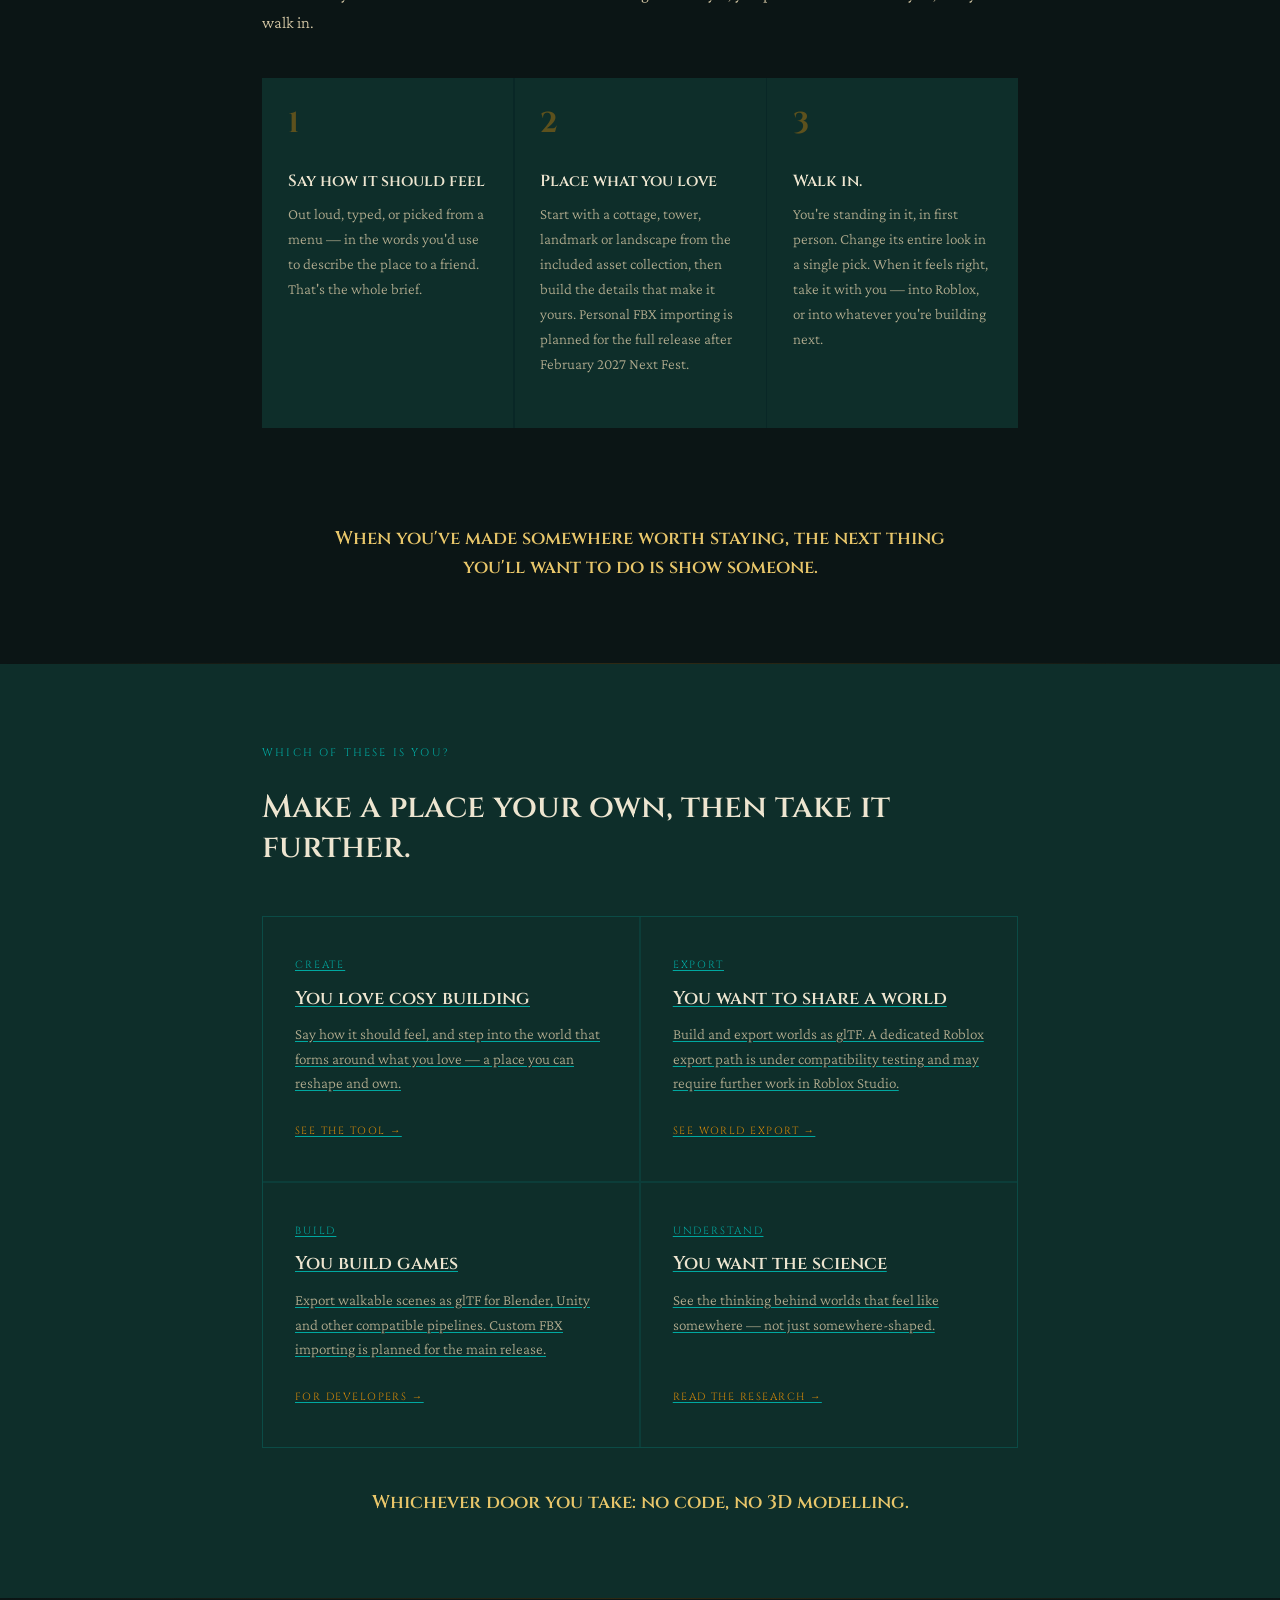
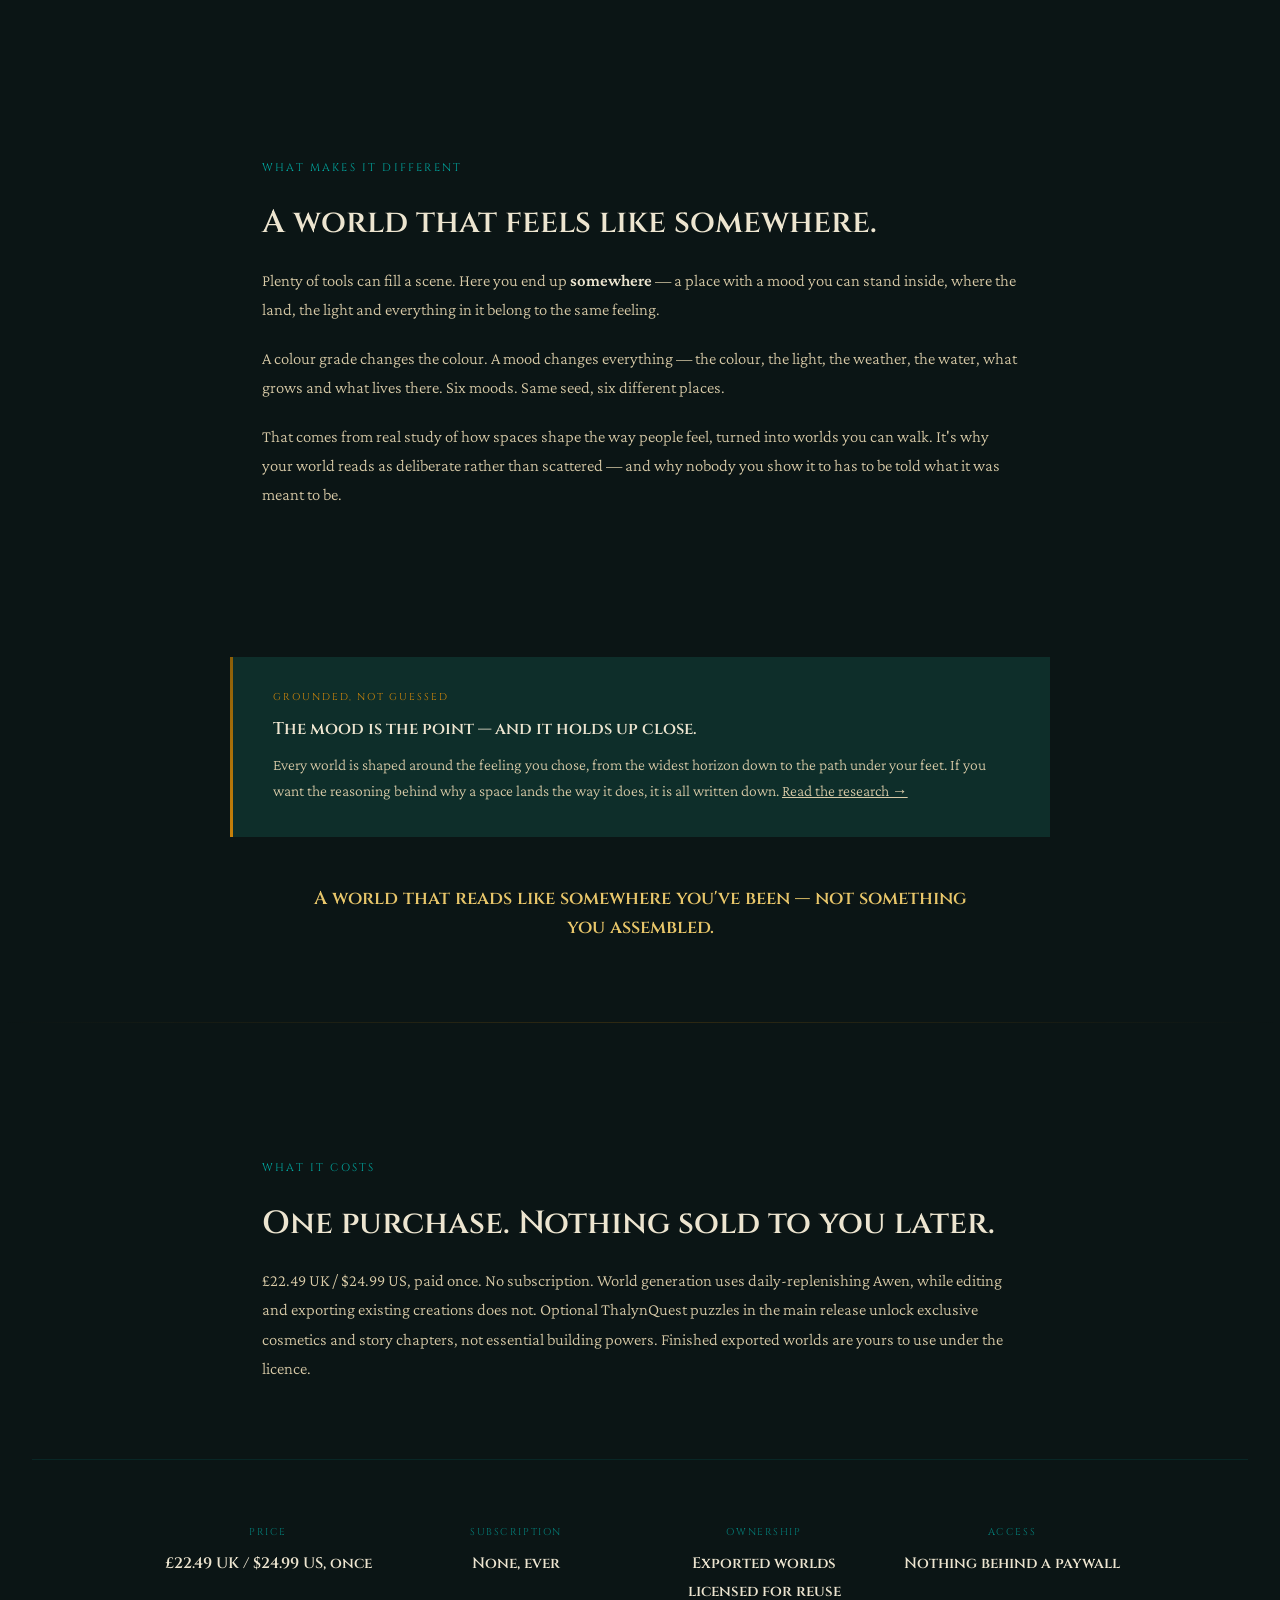
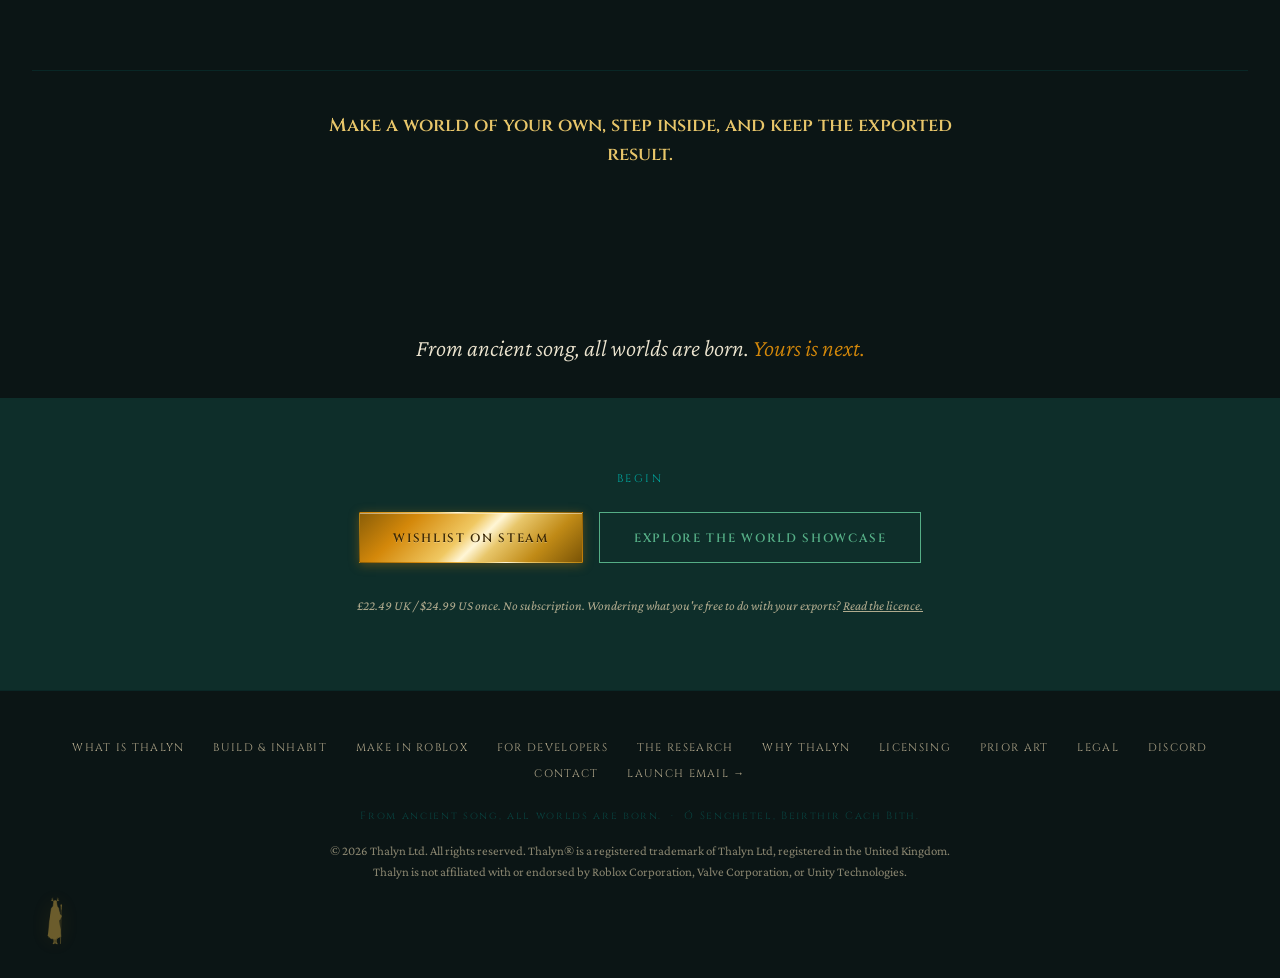
<file: what-is-thalyn/index.html>
<!DOCTYPE html>
<html lang="en">
<head>
<meta charset="UTF-8">
<meta name="viewport" content="width=device-width, initial-scale=1.0">
<script>document.documentElement.classList.add('js');</script>
<title>What Is Thalyn® — Say How It Should Feel. Walk In.</title>
<meta name="description" content="Thalyn is a cosy worldbuilder. Make cottages, gardens and landscapes from included assets, then explore them in first person. Your own FBX imports are planned for the full release. £22.49 UK / $24.99 US, one-time purchase.">
<meta property="og:title" content="What Is Thalyn® — Say How It Should Feel. Walk In.">
<meta property="og:description" content="Build a cosy world, choose its feeling, step inside and stay awhile. Use included assets now, with custom FBX imports planned for the full release. £22.49 UK / $24.99 US, no subscription.">
<meta property="og:type" content="website">
<meta property="og:url" content="https://thalyn.world/what-is-thalyn/">
<meta property="og:image" content="https://thalyn.world/enhanced_4k_169_thalyn_splash_5_.webp">
<link rel="icon" href="/thalyn_figure_gold.png">
<link rel="preconnect" href="https://fonts.googleapis.com">
<link rel="preconnect" href="https://fonts.gstatic.com" crossorigin>
<link href="https://fonts.googleapis.com/css2?family=Cinzel:wght@400;600;700&family=Crimson+Pro:ital,wght@0,300;0,400;0,600;1,300;1,400&display=swap" rel="stylesheet">
<link rel="stylesheet" href="/assets/site.css">
<!--BEGIN:meta-->
<link rel="canonical" href="https://thalyn.world/what-is-thalyn/">
<link rel="apple-touch-icon" href="/thalyn_figure_gold.png">
<meta name="theme-color" content="#0B1515">
<meta property="og:site_name" content="Thalyn">
<meta name="twitter:card" content="summary_large_image">
<meta name="twitter:image" content="https://thalyn.world/enhanced_4k_169_thalyn_splash_5_.webp">
<script type="application/ld+json">{"@context":"https://schema.org","@graph":[{"@type":"Organization","name":"Thalyn Ltd","url":"https://thalyn.world","logo":"https://thalyn.world/library_logo_650x360_transparent.png","sameAs":["https://discord.gg/UH9ukaR5Ew","https://store.steampowered.com/app/4581800/Thalyn/"]},{"@type":"WebSite","name":"Thalyn","url":"https://thalyn.world"}]}</script>
<!-- ANALYTICS_SNIPPET (P0-5): paste a cookieless analytics script tag here
     (Plausible or GoatCounter — no consent banner needed; never Google Analytics),
     then rebuild. app.js's trackEvent() already calls window.plausible(...) /
     window.goatcounter.count(...) if either exists, so Discord clicks, email-form
     submits, Steam-wishlist clicks and demo-world/GLB events start firing the
     moment a real snippet lands here. Currently absent — no analytics is running. -->
<!--END:meta-->
<style>
.media-frame{max-width:940px;margin-inline:auto;padding:0 2rem;}
.media-box{position:relative;aspect-ratio:16/9;width:100%;display:flex;flex-direction:column;align-items:center;justify-content:center;gap:1.4rem;text-align:center;overflow:hidden;background:linear-gradient(160deg,#0E2E2A,#0B1515);border:1px solid var(--border);}
.media-box::before{content:'';position:absolute;inset:0;pointer-events:none;background:radial-gradient(ellipse 62% 55% at 50% 42%,rgba(0,168,160,0.10),transparent 70%),radial-gradient(ellipse 42% 32% at 50% 72%,rgba(212,136,10,0.05),transparent 60%);}
.media-glyph{position:relative;z-index:1;width:66px;height:66px;border:1px solid var(--gold-dim);border-radius:50%;display:flex;align-items:center;justify-content:center;color:var(--gold);}
.media-glyph svg{width:22px;height:22px;margin-left:3px;}
.media-cap{position:relative;z-index:1;font-family:var(--font-display);font-size:0.72rem;letter-spacing:0.14em;text-transform:uppercase;color:var(--parchment-dim);line-height:1.9;max-width:34ch;}
.mythic-close{padding:5rem 2rem 2rem;text-align:center;}
.mythic-close p{font-family:var(--font-body);font-style:italic;font-weight:300;font-size:clamp(1.1rem,2.4vw,1.5rem);color:var(--text-bright);max-width:680px;margin:0 auto;line-height:1.5;}
.mythic-close em{font-style:italic;color:var(--gold);}
</style>
</head>
<body data-page="what-is-thalyn">
<a class="skip-link" href="#main">Skip to content</a>
<!--BEGIN:nav-->
<header class="site-nav" data-open="false">
  <a href="/" class="nav-logo" aria-label="Thalyn home">Thalyn<sup>&reg;</sup></a>
  <ul id="nav-menu" class="nav-links">
    <li><a href="/what-is-thalyn/" aria-current="page">What is Thalyn</a></li>
    <li><a href="/core/">Build &amp; Inhabit</a></li>
    <li><a href="/roblox/">Make in Roblox</a></li>
    <li><a href="/developers/">For Developers</a></li>
    <li><a href="/research/">The Research</a></li>
    <li><a href="/why-thalyn/">Why Thalyn</a></li>
    <li><a href="/licensing/">Licensing</a></li>
    <li><a href="/demo/">World Showcase</a></li>
  </ul>
  <div class="nav-actions">
    <a class="btn btn-primary btn-sm cta-steam" href="https://store.steampowered.com/app/4581800/Thalyn/" target="_blank" rel="noopener" data-label-steam="Wishlist on Steam" data-label-pending="Join the Discord">Wishlist on Steam</a>
    <button class="nav-toggle" aria-controls="nav-menu" aria-expanded="false" aria-label="Open menu"><svg viewBox="0 0 24 24" fill="none" stroke="currentColor" stroke-width="1.6" aria-hidden="true"><path d="M3 6h18M3 12h18M3 18h18"/></svg></button>
  </div>
</header>
<!--END:nav-->

<main id="main">
<section class="page-hero">
  <p class="page-eyebrow">What is Thalyn</p>
  <h1 class="page-title">Build a cosy world.<br><em>Then step inside.</em></h1>
  <div class="tw-wrap"><span class="tw-target" data-phrases='["What is Thalyn?","Say how it should feel.","Place what you love.","Walk in."]'>What is Thalyn?</span></div>
  <p class="page-sub">Start with simple choices, your words or your voice. Build cottages, gardens and worlds from Thalyn's included assets. Change the mood, switch between God mode and first person, open a door and spend some time in the place you made. Your own FBX imports are planned for the full release.</p>
  <div class="cta-row">
    <a class="btn btn-primary cta-steam" href="https://store.steampowered.com/app/4581800/Thalyn/" target="_blank" rel="noopener" data-label-steam="Wishlist on Steam" data-label-pending="Join the Discord">Wishlist on Steam</a>
    <a class="btn btn-secondary" href="/demo/">Try the browser viewer</a>
  </div>
</section>

<div class="divider"></div>

<section class="section">
  <div class="prose tight">
    <span class="label">What that means</span>
    <h2>Imagine a place. Make it yours. Move in.</h2>
    <p><strong>Begin with a feeling</strong> — peaceful, joyful, eerie or something of your own.</p>
    <p><strong>Make it yours</strong> — use the included library, shape paths and build places you want to be, while the world comes together around your choices.</p>
    <p><strong>Then walk inside</strong> — explore your rooms and stairs, make the atmosphere your own, let ivy grow, and export your creation as glTF.</p>
  </div>
  <p class="after-state">A cosy worldbuilder where the best part of making somewhere is getting to spend time there.</p>
</section>

<div class="divider"></div>

<section class="section">
  <div class="wrap">
    <p class="hook reveal">Every generative tool builds a world that looks right — <em>and feels like nowhere.</em></p>
  </div>
</section>

<section class="band">
  <div class="band-inner">
    <div class="prose">
      <span class="label">The problem it solves</span>
      <p class="mirror-quote">"I can picture exactly how it should feel. I just can't build it."</p>
      <h2>Making a world has always meant making a thousand decisions.</h2>
      <p>The usual way, you shape the terrain, script the systems, hunt down the assets, light the scene, then lose days fitting the pieces together. And when you finally stand in it, it still reads as a collection of objects rather than a place.</p>
      <p>Here you make <strong>one choice — how it should feel</strong> — and the rest resolves underneath you into a single, coherent, walkable world. Not a folder of parts to assemble.</p>
      <p>Start with the included buildings and scenery, then add your own style. Personal FBX importing is planned for the full release.</p>
    </div>
  </div>
</section>

<div class="divider"></div>

<section class="section">
  <div class="media-frame">
    <div class="media-box reveal">
      <span class="media-glyph"><svg viewBox="0 0 24 24" fill="currentColor" aria-hidden="true"><path d="M8 5v14l11-7z"></path></svg></span>
      <p class="media-cap">A world, grown from one feeling. Footage coming soon.</p>
    </div>
  </div>
</section>

<section class="section">
  <div class="prose tight">
    <span class="label">How it works</span>
    <h2>Three steps from an idea to a place of your own.</h2>
    <p>There's no syllabus and no timeline of tasks to work through. You say it, you place what matters to you, and you walk in.</p>
    <div class="steps">
      <div class="step reveal">
        <div class="step-num">1</div>
        <h3>Say how it should feel</h3>
        <p>Out loud, typed, or picked from a menu — in the words you'd use to describe the place to a friend. That's the whole brief.</p>
      </div>
      <div class="step reveal">
        <div class="step-num">2</div>
        <h3>Place what you love</h3>
        <p>Start with a cottage, tower, landmark or landscape from the included asset collection, then build the details that make it yours. Personal FBX importing is planned for the full release after February 2027 Next Fest.</p>
      </div>
      <div class="step reveal">
        <div class="step-num">3</div>
        <h3>Walk in.</h3>
        <p>You're standing in it, in first person. Change its entire look in a single pick. When it feels right, take it with you — into Roblox, or into whatever you're building next.</p>
      </div>
    </div>
  </div>
  <p class="after-state">When you've made somewhere worth staying, the next thing you'll want to do is show someone.</p>
</section>

<div class="divider"></div>

<section class="band">
  <div class="band-inner">
    <div class="prose">
      <span class="label">Which of these is you?</span>
      <h2>Make a place your own, then take it further.</h2>
      <div class="doors-grid is-2x2">
        <a class="door reveal" href="/core/">
          <span class="door-label">Create</span>
          <span class="door-title">You love cosy building</span>
          <span class="door-desc">Say how it should feel, and step into the world that forms around what you love — a place you can reshape and own.</span>
          <span class="door-cta">See the tool →</span>
        </a>
        <a class="door reveal" href="/roblox/">
          <span class="door-label">Export</span>
          <span class="door-title">You want to share a world</span>
          <span class="door-desc">Build and export worlds as glTF. A dedicated Roblox export path is under compatibility testing and may require further work in Roblox Studio.</span>
          <span class="door-cta">See world export →</span>
        </a>
        <a class="door reveal" href="/developers/">
          <span class="door-label">Build</span>
          <span class="door-title">You build games</span>
          <span class="door-desc">Export walkable scenes as glTF for Blender, Unity and other compatible pipelines. Custom FBX importing is planned for the main release.</span>
          <span class="door-cta">For developers →</span>
        </a>
        <a class="door reveal" href="/research/">
          <span class="door-label">Understand</span>
          <span class="door-title">You want the science</span>
          <span class="door-desc">See the thinking behind worlds that feel like somewhere — not just somewhere-shaped.</span>
          <span class="door-cta">Read the research →</span>
        </a>
      </div>
      <p class="after-state">Whichever door you take: no code, no 3D modelling.</p>
    </div>
  </div>
</section>

<div class="divider"></div>

<section class="section">
  <div class="prose">
    <span class="label">What makes it different</span>
    <h2>A world that feels like somewhere.</h2>
    <p>Plenty of tools can fill a scene. Here you end up <strong>somewhere</strong> — a place with a mood you can stand inside, where the land, the light and everything in it belong to the same feeling.</p>
    <p>A colour grade changes the colour. A mood changes everything — the colour, the light, the weather, the water, what grows and what lives there. Six moods. Same seed, six different places.</p>
    <p>That comes from real study of how spaces shape the way people feel, turned into worlds you can walk. It's why your world reads as deliberate rather than scattered — and why nobody you show it to has to be told what it was meant to be.</p>
  </div>
  <div class="callout reveal">
    <span class="label">Grounded, not guessed</span>
    <h3>The mood is the point — and it holds up close.</h3>
    <p>Every world is shaped around the feeling you chose, from the widest horizon down to the path under your feet. If you want the reasoning behind why a space lands the way it does, it is all written down. <a href="/research/">Read the research →</a></p>
  </div>
  <p class="after-state">A world that reads like somewhere you've been — not something you assembled.</p>
</section>

<div class="divider"></div>

<section class="section">
  <div class="prose tight">
    <span class="label">What it costs</span>
    <h2>One purchase. Nothing sold to you later.</h2>
    <p>£22.49 UK / $24.99 US, paid once. No subscription. World generation uses daily-replenishing Awen, while editing and exporting existing creations does not. Optional ThalynQuest puzzles in the main release unlock exclusive cosmetics and story chapters, not essential building powers. Finished exported worlds are yours to use under the licence.</p>
  </div>
  <div class="confidence">
    <div class="confidence-inner">
      <div><span class="conf-label">Price</span><span class="conf-value">£22.49 UK / $24.99 US, once</span></div>
      <div><span class="conf-label">Subscription</span><span class="conf-value">None, ever</span></div>
      <div><span class="conf-label">Ownership</span><span class="conf-value">Exported worlds licensed for reuse</span></div>
      <div><span class="conf-label">Access</span><span class="conf-value">Nothing behind a paywall</span></div>
    </div>
  </div>
  <p class="after-state">Make a world of your own, step inside, and keep the exported result.</p>
</section>

<div class="mythic-close">
  <p>From ancient song, all worlds are born. <em>Yours is next.</em></p>
</div>

<section class="cta-band">
  <span class="eyebrow">Begin</span>
  <div class="cta-row">
    <a class="btn btn-primary cta-steam" href="https://store.steampowered.com/app/4581800/Thalyn/" target="_blank" rel="noopener" data-label-steam="Wishlist on Steam" data-label-pending="Join the Discord">Wishlist on Steam</a>
    <a class="btn btn-secondary" href="/demo/">Explore the World Showcase</a>
  </div>
  <p class="note">£22.49 UK / $24.99 US once. No subscription. Wondering what you're free to do with your exports? <a href="/licensing/">Read the licence.</a></p>
</section>
</main>

<!--BEGIN:footer-->
<footer class="site-footer">
  <nav class="footer-links" aria-label="Footer">
    <a href="/what-is-thalyn/">What is Thalyn</a>
    <a href="/core/">Build &amp; Inhabit</a>
    <a href="/roblox/">Make in Roblox</a>
    <a href="/developers/">For Developers</a>
    <a href="/research/">The Research</a>
    <a href="/why-thalyn/">Why Thalyn</a>
    <a href="/licensing/">Licensing</a>
    <a href="/prior-art/">Prior Art</a>
    <a href="/legal/">Legal</a>
    <a href="https://discord.gg/UH9ukaR5Ew" target="_blank" rel="noopener">Discord</a>
    <a href="mailto:hello@thalyn.world">Contact</a>
    <a href="/#email-capture">Launch email &rarr;</a>
  </nav>
  <span class="footer-gaelic">From ancient song, all worlds are born. &nbsp;&middot;&nbsp; &Oacute; Senchetel, Beirthir Cach Bith.</span>
  <p class="footer-legal">&copy; 2026 Thalyn Ltd. All rights reserved. Thalyn&reg; is a registered trademark of Thalyn Ltd, registered in the United Kingdom.<br>Thalyn is not affiliated with or endorsed by Roblox Corporation, Valve Corporation, or Unity Technologies.</p>
</footer>
<!--END:footer-->

<a href="/" class="thalyn-mark" aria-label="Thalyn home"><img src="/thalyn_figure_gold.png" alt="" width="64"></a>
<canvas id="ember-canvas" aria-hidden="true"></canvas>
<script src="/assets/app.js" defer></script>
</body>
</html>
</file>
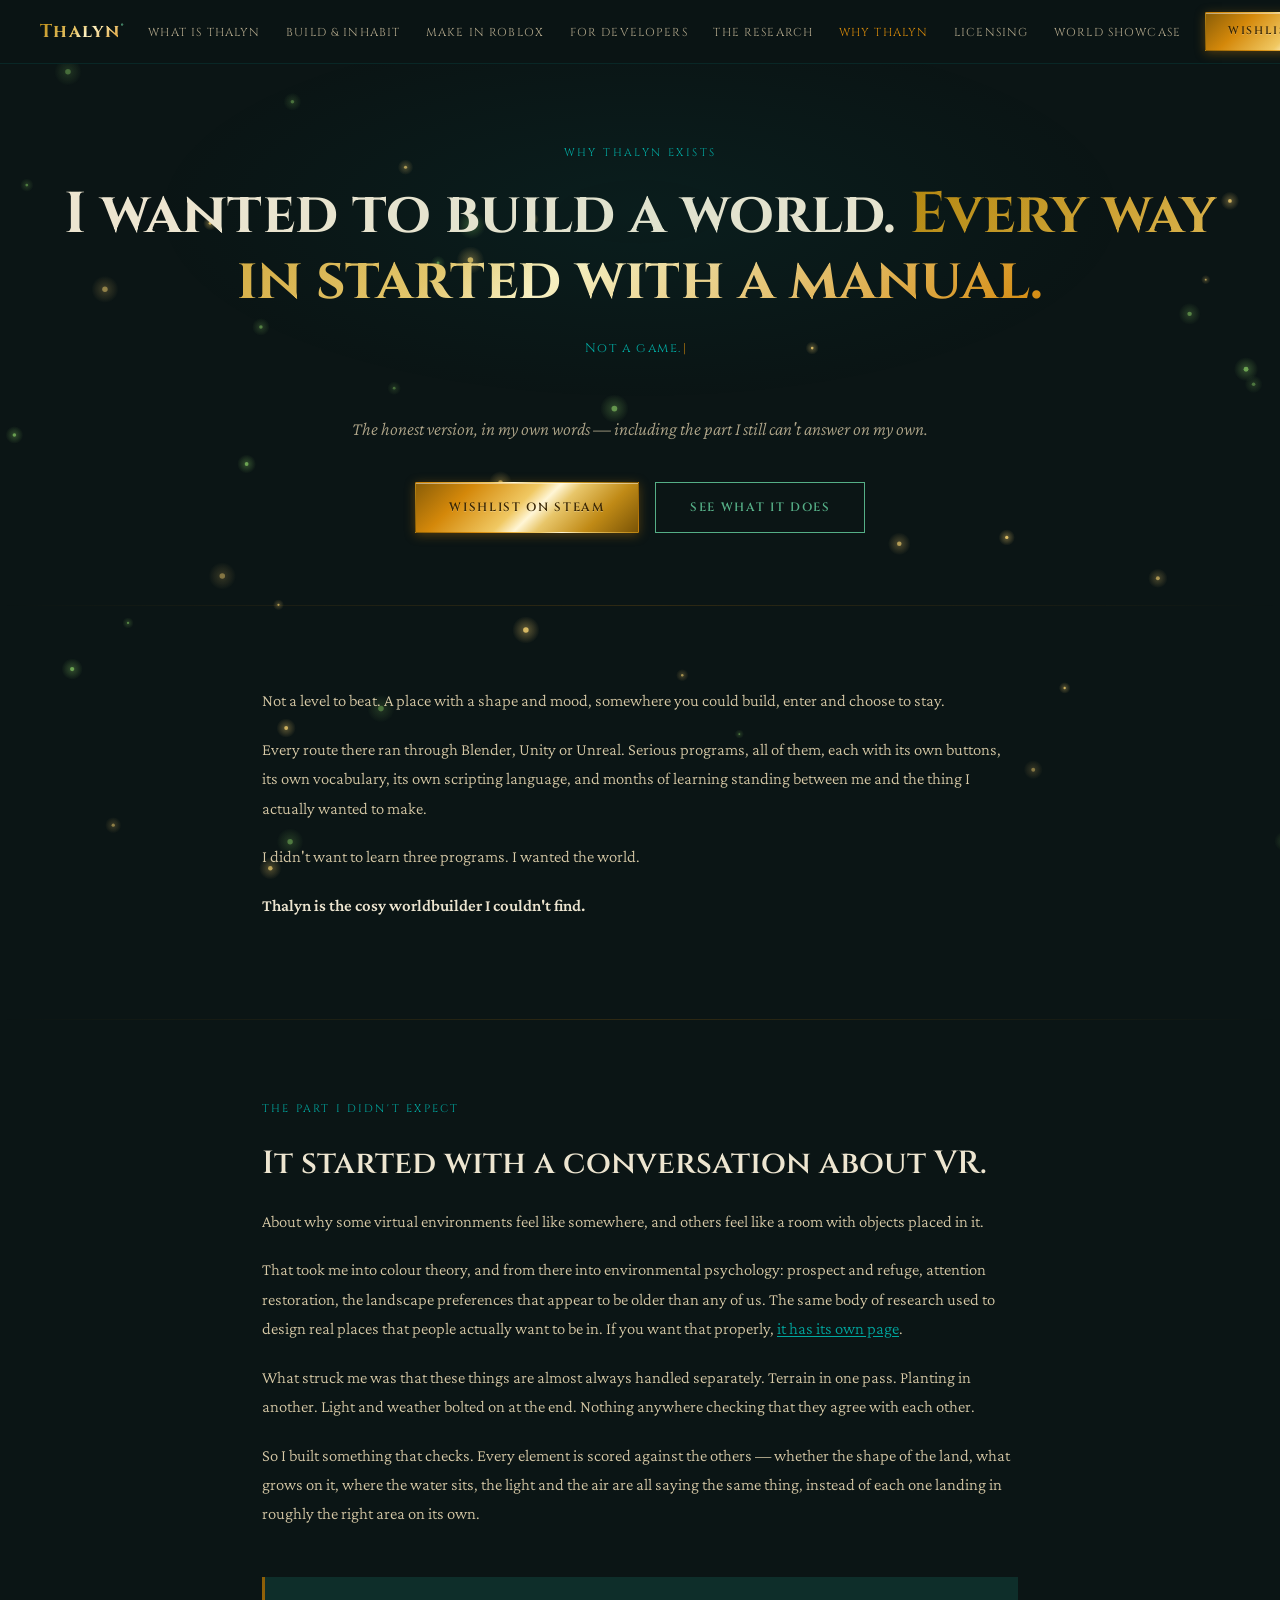
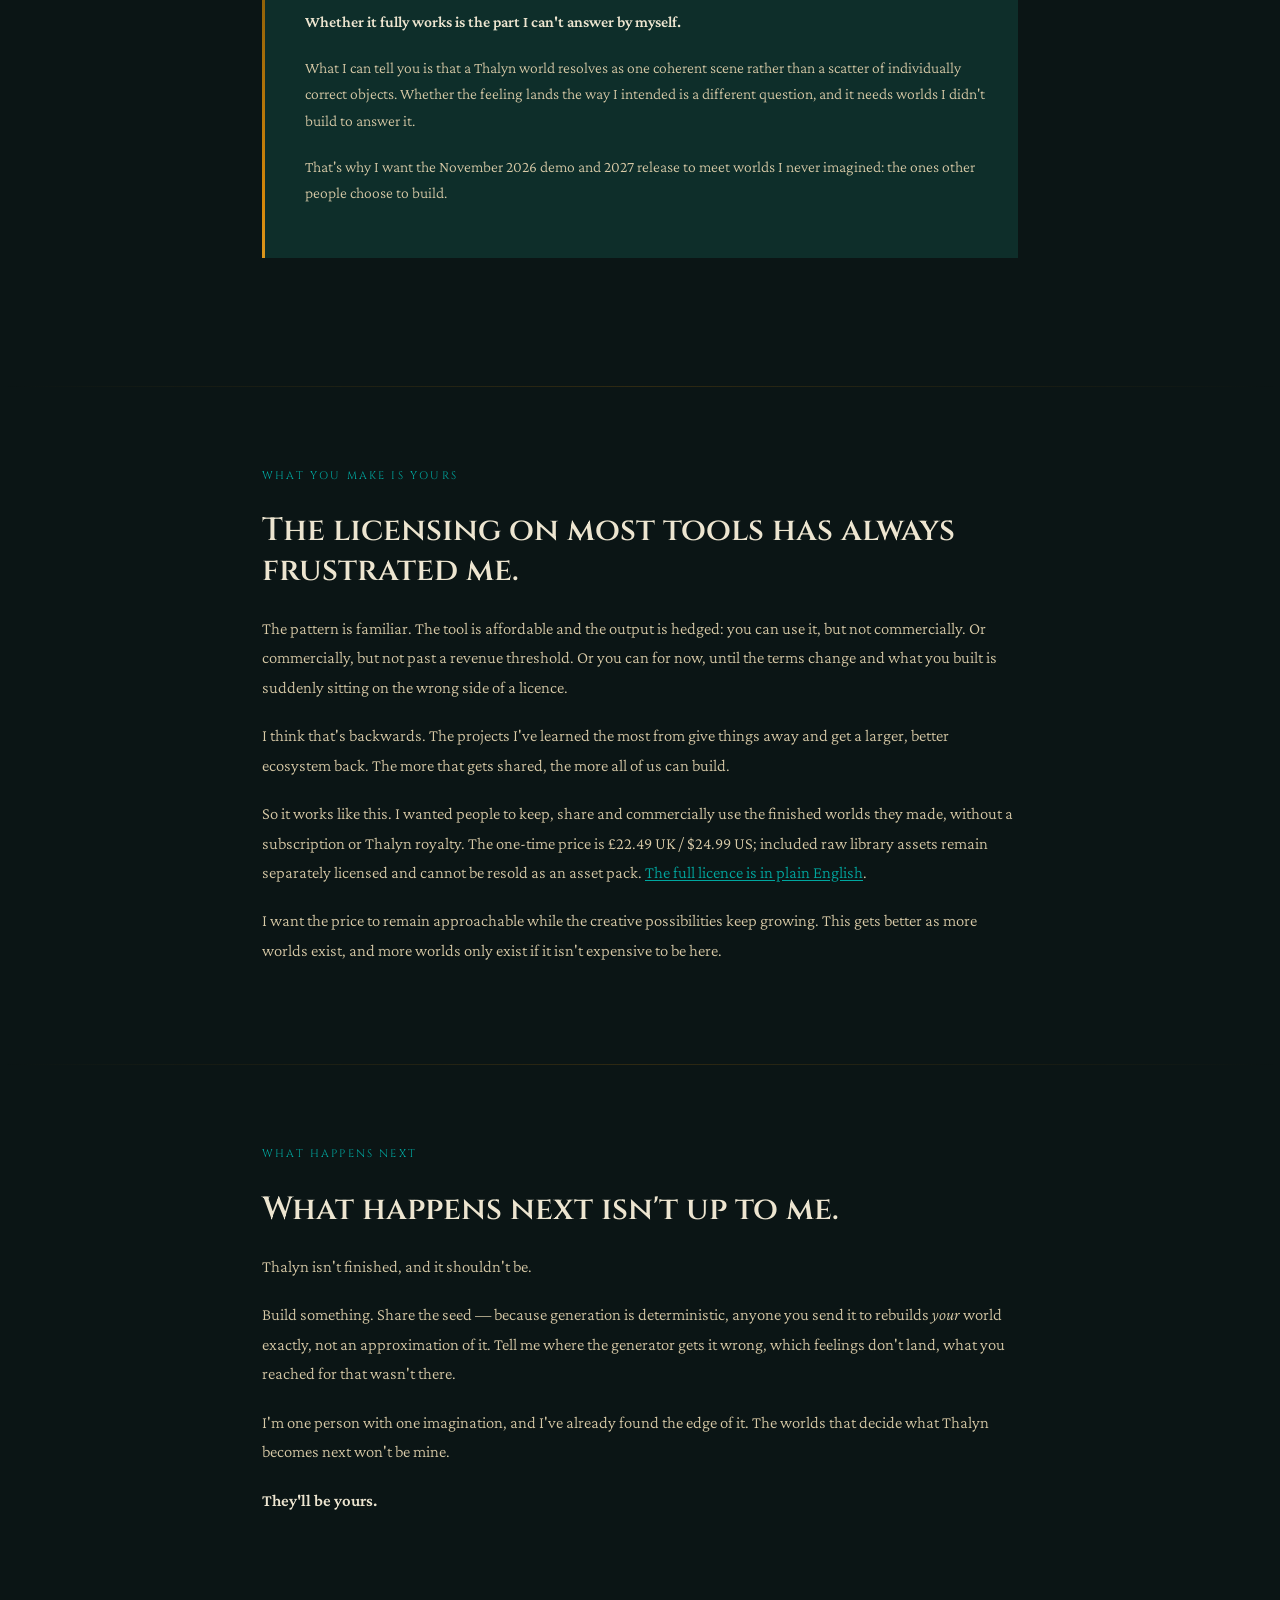
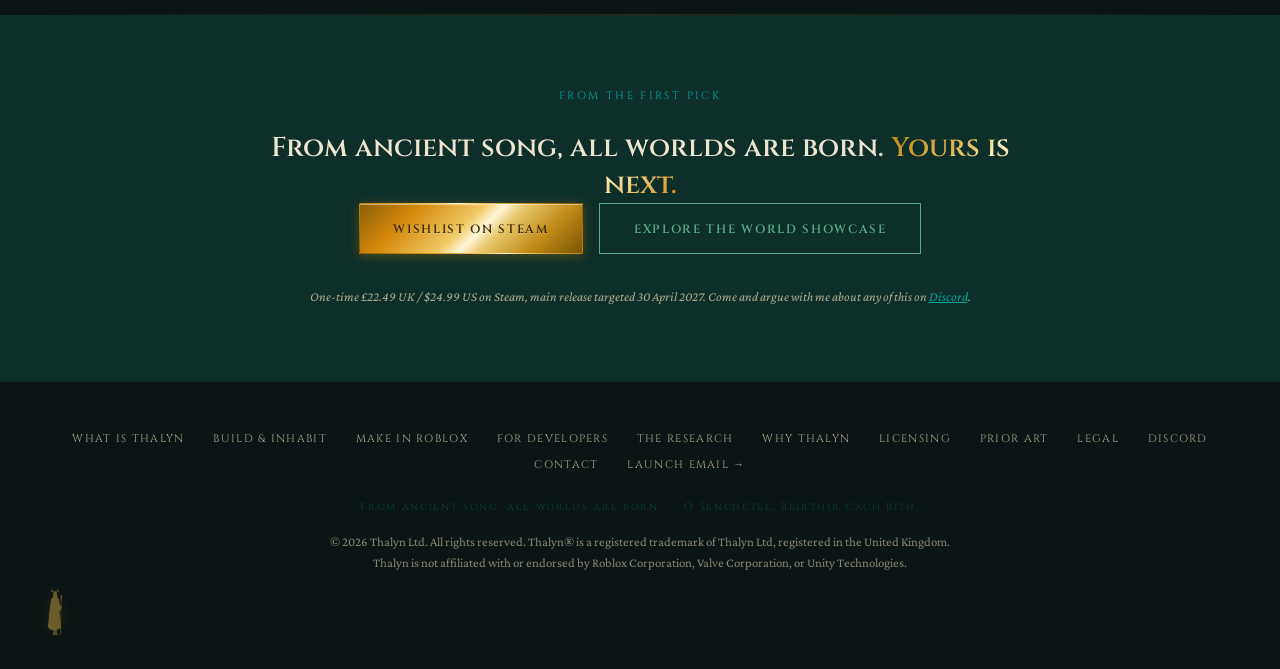
<file: why-thalyn/index.html>
<!DOCTYPE html>
<html lang="en">
<head>
<meta charset="UTF-8">
<meta name="viewport" content="width=device-width, initial-scale=1.0">
<script>document.documentElement.classList.add('js');</script>
<title>Why Thalyn® Exists — The Reason I Built It</title>
<meta name="description" content="I wanted to build a world without first learning Blender, Unity or Unreal. I couldn't find a tool that let me, so I made one. Why Thalyn exists, in my own words.">
<meta property="og:title" content="Why Thalyn® Exists — The Reason I Built It">
<meta property="og:description" content="I wanted to build a world without first learning three programs and a scripting language. Thalyn is the tool I couldn't find — and what you make with it is permanently yours.">
<meta property="og:type" content="website">
<meta property="og:url" content="https://thalyn.world/why-thalyn/">
<meta property="og:image" content="https://thalyn.world/enhanced_4k_169_thalyn_splash_5_.webp">
<link rel="icon" href="/thalyn_figure_gold.png">
<link rel="preconnect" href="https://fonts.googleapis.com">
<link rel="preconnect" href="https://fonts.gstatic.com" crossorigin>
<link href="https://fonts.googleapis.com/css2?family=Cinzel:wght@400;600;700&family=Crimson+Pro:ital,wght@0,300;0,400;0,600;1,300;1,400&display=swap" rel="stylesheet">
<link rel="stylesheet" href="/assets/site.css">
<!--BEGIN:meta-->
<link rel="canonical" href="https://thalyn.world/why-thalyn/">
<link rel="apple-touch-icon" href="/thalyn_figure_gold.png">
<meta name="theme-color" content="#0B1515">
<meta property="og:site_name" content="Thalyn">
<meta name="twitter:card" content="summary_large_image">
<meta name="twitter:image" content="https://thalyn.world/enhanced_4k_169_thalyn_splash_5_.webp">
<script type="application/ld+json">{"@context":"https://schema.org","@graph":[{"@type":"Organization","name":"Thalyn Ltd","url":"https://thalyn.world","logo":"https://thalyn.world/library_logo_650x360_transparent.png","sameAs":["https://discord.gg/UH9ukaR5Ew","https://store.steampowered.com/app/4581800/Thalyn/"]},{"@type":"WebSite","name":"Thalyn","url":"https://thalyn.world"}]}</script>
<!-- ANALYTICS_SNIPPET (P0-5): paste a cookieless analytics script tag here
     (Plausible or GoatCounter — no consent banner needed; never Google Analytics),
     then rebuild. app.js's trackEvent() already calls window.plausible(...) /
     window.goatcounter.count(...) if either exists, so Discord clicks, email-form
     submits, Steam-wishlist clicks and demo-world/GLB events start firing the
     moment a real snippet lands here. Currently absent — no analytics is running. -->
<!--END:meta-->
</head>
<body>
<a class="skip-link" href="#main">Skip to content</a>

<!--BEGIN:nav-->
<header class="site-nav" data-open="false">
  <a href="/" class="nav-logo" aria-label="Thalyn home">Thalyn<sup>&reg;</sup></a>
  <ul id="nav-menu" class="nav-links">
    <li><a href="/what-is-thalyn/">What is Thalyn</a></li>
    <li><a href="/core/">Build &amp; Inhabit</a></li>
    <li><a href="/roblox/">Make in Roblox</a></li>
    <li><a href="/developers/">For Developers</a></li>
    <li><a href="/research/">The Research</a></li>
    <li><a href="/why-thalyn/" aria-current="page">Why Thalyn</a></li>
    <li><a href="/licensing/">Licensing</a></li>
    <li><a href="/demo/">World Showcase</a></li>
  </ul>
  <div class="nav-actions">
    <a class="btn btn-primary btn-sm cta-steam" href="https://store.steampowered.com/app/4581800/Thalyn/" target="_blank" rel="noopener" data-label-steam="Wishlist on Steam" data-label-pending="Join the Discord">Wishlist on Steam</a>
    <button class="nav-toggle" aria-controls="nav-menu" aria-expanded="false" aria-label="Open menu"><svg viewBox="0 0 24 24" fill="none" stroke="currentColor" stroke-width="1.6" aria-hidden="true"><path d="M3 6h18M3 12h18M3 18h18"/></svg></button>
  </div>
</header>
<!--END:nav-->

<main id="main">

<section class="page-hero">
  <p class="page-eyebrow">Why Thalyn Exists</p>
  <h1 class="page-title">I wanted to build a world. <em>Every way in started with a manual.</em></h1>
  <div class="tw-wrap"><span class="tw-target" data-phrases='["Not a game.","Not a level.","A place you could walk into."]'>Not a game.</span></div>
  <p class="page-sub">The honest version, in my own words — including the part I still can&#39;t answer on my own.</p>
  <div class="cta-row">
    <a class="btn btn-primary cta-steam" href="https://store.steampowered.com/app/4581800/Thalyn/" target="_blank" rel="noopener" data-label-steam="Wishlist on Steam" data-label-pending="Join the Discord">Wishlist on Steam</a>
    <a class="btn btn-secondary" href="/what-is-thalyn/">See What It Does</a>
  </div>
</section>

<div class="divider"></div>

<section class="prose">
  <p>Not a level to beat. A place with a shape and mood, somewhere you could build, enter and choose to stay.</p>
  <p>Every route there ran through Blender, Unity or Unreal. Serious programs, all of them, each with its own buttons, its own vocabulary, its own scripting language, and months of learning standing between me and the thing I actually wanted to make.</p>
  <p>I didn&#39;t want to learn three programs. I wanted the world.</p>
  <p><strong>Thalyn is the cosy worldbuilder I couldn't find.</strong></p>
</section>

<div class="divider"></div>

<section class="prose">
  <span class="label">The part I didn&#39;t expect</span>
  <h2>It started with a conversation about VR.</h2>
  <p>About why some virtual environments feel like somewhere, and others feel like a room with objects placed in it.</p>
  <p>That took me into colour theory, and from there into environmental psychology: prospect and refuge, attention restoration, the landscape preferences that appear to be older than any of us. The same body of research used to design real places that people actually want to be in. If you want that properly, <a href="/research/">it has its own page</a>.</p>
  <p>What struck me was that these things are almost always handled separately. Terrain in one pass. Planting in another. Light and weather bolted on at the end. Nothing anywhere checking that they agree with each other.</p>
  <p>So I built something that checks. Every element is scored against the others &mdash; whether the shape of the land, what grows on it, where the water sits, the light and the air are all saying the same thing, instead of each one landing in roughly the right area on its own.</p>
  <div class="callout reveal">
    <p><strong>Whether it fully works is the part I can&#39;t answer by myself.</strong></p>
    <p>What I can tell you is that a Thalyn world resolves as one coherent scene rather than a scatter of individually correct objects. Whether the feeling lands the way I intended is a different question, and it needs worlds I didn&#39;t build to answer it.</p>
    <p>That's why I want the November 2026 demo and 2027 release to meet worlds I never imagined: the ones other people choose to build.</p>
  </div>
</section>

<div class="divider"></div>

<section class="prose">
  <span class="label">What you make is yours</span>
  <h2>The licensing on most tools has always frustrated me.</h2>
  <p>The pattern is familiar. The tool is affordable and the output is hedged: you can use it, but not commercially. Or commercially, but not past a revenue threshold. Or you can for now, until the terms change and what you built is suddenly sitting on the wrong side of a licence.</p>
  <p>I think that&#39;s backwards. The projects I&#39;ve learned the most from give things away and get a larger, better ecosystem back. The more that gets shared, the more all of us can build.</p>
  <p>So it works like this. I wanted people to keep, share and commercially use the finished worlds they made, without a subscription or Thalyn royalty. The one-time price is £22.49 UK / $24.99 US; included raw library assets remain separately licensed and cannot be resold as an asset pack. <a href="/licensing/">The full licence is in plain English</a>.</p>
  <p>I want the price to remain approachable while the creative possibilities keep growing. This gets better as more worlds exist, and more worlds only exist if it isn&#39;t expensive to be here.</p>
</section>

<div class="divider"></div>

<section class="prose">
  <span class="label">What happens next</span>
  <h2>What happens next isn&#39;t up to me.</h2>
  <p>Thalyn isn&#39;t finished, and it shouldn&#39;t be.</p>
  <p>Build something. Share the seed &mdash; because generation is deterministic, anyone you send it to rebuilds <em>your</em> world exactly, not an approximation of it. Tell me where the generator gets it wrong, which feelings don&#39;t land, what you reached for that wasn&#39;t there.</p>
  <p>I&#39;m one person with one imagination, and I&#39;ve already found the edge of it. The worlds that decide what Thalyn becomes next won&#39;t be mine.</p>
  <p><strong>They&#39;ll be yours.</strong></p>
</section>

<div class="divider"></div>

<section class="cta-band">
  <p class="eyebrow">From the first pick</p>
  <p class="hook">From ancient song, all worlds are born. <em>Yours is next.</em></p>
  <div class="cta-row">
    <a class="btn btn-primary cta-steam" href="https://store.steampowered.com/app/4581800/Thalyn/" target="_blank" rel="noopener" data-label-steam="Wishlist on Steam" data-label-pending="Join the Discord">Wishlist on Steam</a>
    <a class="btn btn-secondary" href="/demo/">Explore the World Showcase</a>
  </div>
  <p class="note">One-time £22.49 UK / $24.99 US on Steam, main release targeted 30 April 2027. Come and argue with me about any of this on <a href="https://discord.gg/UH9ukaR5Ew" target="_blank" rel="noopener" style="color:var(--teal);text-decoration:underline;">Discord</a>.</p>
</section>

</main>

<!--BEGIN:footer-->
<footer class="site-footer">
  <nav class="footer-links" aria-label="Footer">
    <a href="/what-is-thalyn/">What is Thalyn</a>
    <a href="/core/">Build &amp; Inhabit</a>
    <a href="/roblox/">Make in Roblox</a>
    <a href="/developers/">For Developers</a>
    <a href="/research/">The Research</a>
    <a href="/why-thalyn/">Why Thalyn</a>
    <a href="/licensing/">Licensing</a>
    <a href="/prior-art/">Prior Art</a>
    <a href="/legal/">Legal</a>
    <a href="https://discord.gg/UH9ukaR5Ew" target="_blank" rel="noopener">Discord</a>
    <a href="mailto:hello@thalyn.world">Contact</a>
    <a href="/#email-capture">Launch email &rarr;</a>
  </nav>
  <span class="footer-gaelic">From ancient song, all worlds are born. &nbsp;&middot;&nbsp; &Oacute; Senchetel, Beirthir Cach Bith.</span>
  <p class="footer-legal">&copy; 2026 Thalyn Ltd. All rights reserved. Thalyn&reg; is a registered trademark of Thalyn Ltd, registered in the United Kingdom.<br>Thalyn is not affiliated with or endorsed by Roblox Corporation, Valve Corporation, or Unity Technologies.</p>
</footer>
<!--END:footer-->

<a href="/" class="thalyn-mark" aria-label="Thalyn home"><img src="/thalyn_figure_gold.png" alt="" width="64"></a>
<canvas id="ember-canvas" aria-hidden="true"></canvas>
<script src="/assets/app.js" defer></script>
</body>
</html>
</file>
<file: assets/site.css>
/* ============================================================================
   THALYN — shared design system
   Celtic-mythic. Teal + gold on near-black. Cinzel display / Crimson Pro body.
   Used by every page. Page-specific styles, if any, go in a small <style> block.
   ============================================================================ */

/* ── TOKENS ──────────────────────────────────────────────────────────────── */
:root{
  --root-bg:#0B1515; --panel:#0E2E2A; --panel-light:#183830;
  --border:rgba(212,136,10,0.18); --border-subtle:rgba(0,168,160,0.12);
  --gold:#D4880A; --gold-bright:#E8990E; --gold-dim:rgba(212,136,10,0.7);
  /* Gilded metallic gold — matches the app's ThalynGild ramp. --gild = full
     metallic (dark→gold→white highlight→gold→dark) for FILLS; --gild-soft =
     gentler ramp for background-clip TEXT. Do not alter the stops. */
  --gild:      linear-gradient(135deg,#8A5E08 0%,#D4880A 22%,#F0C862 46%,#FFF6D6 54%,#E8C66A 62%,#C08A16 80%,#7A5406 100%);
  --gild-soft: linear-gradient(135deg,#B8860B,#E8C66A 45%,#FFF3C4 55%,#D4880A);
  --gold-base: #E8C66A;   /* flat gold for small accents / dots / thin borders */
  --gild-ink:  #3A2704;   /* text colour that sits ON a gild fill */
  --green:     #55AE86;   /* celtic green — the calm secondary (AA-normal on every ground) */
  --teal:#00A8A0; --teal-dim:rgba(0,168,160,0.72);
  --parchment:#D9CBA8; --parchment-dim:rgba(217,203,168,0.8);
  --text-bright:#EDE5D0;
  --font-display:'Cinzel',Georgia,serif;
  --font-body:'Crimson Pro',Georgia,serif;
  --maxw:1100px;
  --nav-h:64px;
}

/* ── RESET ───────────────────────────────────────────────────────────────── */
*,*::before,*::after{box-sizing:border-box;margin:0;padding:0;}
html{scroll-behavior:smooth;}
body{
  background:var(--root-bg); color:var(--parchment);
  font-family:var(--font-body); font-size:1.05rem; line-height:1.7;
  min-height:100vh; overflow-x:hidden;
}
img{max-width:100%;display:block;}
a{color:inherit;}

/* ── ACCESSIBILITY ───────────────────────────────────────────────────────── */
.skip-link{
  position:fixed; top:-100px; left:1rem; z-index:1000;
  background:var(--gold); color:#0B1515; padding:0.6rem 1.1rem;
  font-family:var(--font-display); font-size:0.75rem; letter-spacing:0.1em;
  text-transform:uppercase; text-decoration:none; transition:top 0.2s;
}
.skip-link:focus{top:1rem;}

/* One visible focus treatment for every interactive element. */
a:focus-visible,button:focus-visible,[tabindex]:focus-visible,
.btn:focus-visible,.door:focus-visible,.pill:focus-visible{
  outline:2px solid var(--gold);
  outline-offset:3px;
  border-radius:2px;
}

/* ── LAYOUT HELPERS ──────────────────────────────────────────────────────── */
.wrap{max-width:var(--maxw);margin-inline:auto;}
.divider{width:100%;height:1px;background:linear-gradient(to right,transparent,var(--border),transparent);}
.eyebrow{
  font-family:var(--font-display); font-size:0.68rem; letter-spacing:0.22em;
  text-transform:uppercase; color:var(--teal-dim); display:block;
}
.gaelic{font-family:var(--font-display);letter-spacing:0.22em;color:rgba(0,168,160,0.35);text-transform:uppercase;}

/* ── NAV ─────────────────────────────────────────────────────────────────── */
.site-nav{
  position:fixed; inset:0 0 auto 0; z-index:100;
  display:flex; align-items:center; justify-content:space-between; gap:1.5rem;
  padding:0 2.5rem; height:var(--nav-h);
  background:rgba(11,21,21,0.92); backdrop-filter:blur(12px);
  border-bottom:1px solid var(--border-subtle);
}
.nav-logo{font-family:var(--font-display);font-size:1.15rem;font-weight:700;background:var(--gild-soft);-webkit-background-clip:text;background-clip:text;color:transparent;text-decoration:none;letter-spacing:0.08em;white-space:nowrap;}
.nav-logo sup{font-size:0.5em;vertical-align:super;color:var(--teal);}
.nav-links{display:flex;gap:1.6rem;list-style:none;align-items:center;margin-left:auto;}
.nav-links a{
  font-family:var(--font-display); font-size:0.72rem; letter-spacing:0.1em;
  text-transform:uppercase; color:var(--parchment-dim); text-decoration:none;
  transition:color 0.2s; white-space:nowrap;
}
.nav-links a:hover,.nav-links a[aria-current="page"]{color:var(--gold);}
.nav-actions{display:flex;gap:0.75rem;align-items:center;}
.nav-toggle{
  display:none; background:none; border:1px solid var(--border); color:var(--parchment);
  width:42px; height:38px; cursor:pointer; align-items:center; justify-content:center;
}
.nav-toggle svg{width:20px;height:20px;}

/* ── BUTTONS ─────────────────────────────────────────────────────────────── */
.btn{
  font-family:var(--font-display); font-size:0.75rem; font-weight:600;
  letter-spacing:0.14em; text-transform:uppercase; text-decoration:none;
  padding:0.9rem 2.1rem; cursor:pointer; display:inline-block; border:1px solid transparent;
  transition:background 0.2s,box-shadow 0.2s,border-color 0.2s,color 0.2s; white-space:nowrap;
}
/* Primary CTA — gilded metallic fill, bevel, and a slow moving sheen (§2a). */
.btn-primary{
  position:relative; overflow:hidden;
  color:var(--gild-ink); background:var(--gild);
  text-shadow:0 1px 0 rgba(255,255,255,.25);
  box-shadow:0 2px 10px rgba(212,136,10,.35), inset 0 1px 0 rgba(255,255,255,.45);
}
.btn-primary::after{           /* the moving reflection */
  content:""; position:absolute; top:0; left:-60%; width:40%; height:100%;
  background:linear-gradient(100deg,transparent,rgba(255,255,255,.55),transparent);
  transform:skewX(-18deg); animation:sheen 3.2s ease-in-out infinite; pointer-events:none;
}
.btn-primary:hover{filter:brightness(1.06);box-shadow:0 3px 18px rgba(212,136,10,.5), inset 0 1px 0 rgba(255,255,255,.5);}
/* Secondary / ghost — green is the calm counterpoint, never competes (§4). */
.btn-secondary,.btn-ghost{color:var(--green);background:transparent;border-color:var(--green);}
.btn-secondary:hover,.btn-ghost:hover{border-color:#62C091;color:#62C091;}
.btn-sm{padding:0.6rem 1.4rem;font-size:0.68rem;}
.cta-row{display:flex;gap:1rem;flex-wrap:wrap;justify-content:center;}
@keyframes sheen{0%,60%{left:-60%}100%{left:130%}}

/* ── HERO ────────────────────────────────────────────────────────────────── */
.hero{min-height:100vh;display:flex;flex-direction:column;align-items:center;justify-content:center;text-align:center;padding:8rem 2rem 5rem;position:relative;overflow:hidden;}
.hero::before{content:'';position:absolute;inset:0;pointer-events:none;
  background:radial-gradient(ellipse 65% 55% at 50% 42%,rgba(0,168,160,0.07),transparent 70%),
             radial-gradient(ellipse 40% 30% at 50% 65%,rgba(212,136,10,0.04),transparent 60%);}
.hero-gaelic{font-size:0.62rem;letter-spacing:0.28em;margin-bottom:2rem;}
.hero-myth{font-family:var(--font-display);font-size:clamp(2rem,5.5vw,4.4rem);font-weight:700;line-height:1.1;color:var(--text-bright);letter-spacing:0.01em;}
.hero-myth-next{display:block;background:var(--gild-soft);-webkit-background-clip:text;background-clip:text;color:transparent;margin-bottom:2.2rem;}
.hero-threshold{font-family:var(--font-body);font-size:clamp(1rem,2.2vw,1.25rem);font-weight:300;font-style:italic;color:var(--parchment-dim);max-width:580px;margin:0 auto 0.6rem;line-height:1.5;}

/* Typewriter — CLS-safe. A hidden ghost of the longest phrase reserves the box;
   the live line is overlaid in the same grid cell, so nothing below ever shifts. */
.tw-wrap{display:inline-grid;min-height:2rem;margin-bottom:2.8rem;}
.tw-wrap > *{grid-area:1/1;}
.tw-ghost{visibility:hidden;pointer-events:none;user-select:none;}
.tw-target{font-family:var(--font-display);font-size:0.8rem;letter-spacing:0.12em;color:var(--teal);}
.tw-ghost,.tw-target{padding-right:0.6em;} /* room for the caret */
.tw-target::after{content:'|';color:var(--gold);margin-left:1px;animation:tw-blink 0.9s step-end infinite;}
@keyframes tw-blink{0%,100%{opacity:1}50%{opacity:0}}

/* ── CATEGORY STRIP ──────────────────────────────────────────────────────── */
.category-strip{background:var(--panel);padding:2rem;text-align:center;border-block:1px solid var(--border-subtle);}
.category-strip p{font-family:var(--font-display);font-size:0.75rem;letter-spacing:0.12em;text-transform:uppercase;color:var(--teal);opacity:0.9;line-height:2;}
.category-strip strong{color:var(--text-bright);font-weight:600;}

/* ── PROBLEM STRIP ───────────────────────────────────────────────────────── */
.section{padding:5rem 2rem;}
.problem-grid{display:grid;grid-template-columns:repeat(3,1fr);gap:1.5px;background:var(--border-subtle);margin-top:3rem;}
.problem-card{background:var(--panel);padding:2.2rem 1.8rem;}
.problem-quote{font-style:italic;font-weight:300;color:var(--text-bright);line-height:1.55;margin-bottom:1.2rem;padding-bottom:1.2rem;border-bottom:1px solid var(--border-subtle);}
.problem-answer{font-size:0.95rem;font-weight:300;color:var(--parchment-dim);line-height:1.65;}

/* ── AUDIENCE DOORS ──────────────────────────────────────────────────────── */
.doors{padding:4rem 2rem 6rem;}
.doors-grid{display:grid;grid-template-columns:repeat(auto-fit,minmax(260px,1fr));gap:1.5px;background:var(--border-subtle);border:1px solid var(--border-subtle);margin-top:3rem;}
.doors-grid.is-2x2{grid-template-columns:repeat(2,minmax(0,1fr));}
@media(max-width:680px){.doors-grid.is-2x2{grid-template-columns:1fr;}}
.door{background:var(--panel);padding:2.5rem 2rem;text-decoration:none;display:flex;flex-direction:column;gap:0.75rem;transition:background 0.2s;position:relative;overflow:hidden;}
.door::after{content:'';position:absolute;inset:auto 0 0 0;height:2px;background:var(--gild);transform:scaleX(0);transform-origin:left;transition:transform 0.3s ease;}
.door:hover{background:var(--panel-light);}
.door:hover::after,.door:focus-visible::after{transform:scaleX(1);}
.door-label{font-family:var(--font-display);font-size:0.65rem;letter-spacing:0.18em;text-transform:uppercase;color:var(--teal);}
.door-title{font-family:var(--font-display);font-size:1.15rem;font-weight:600;color:var(--text-bright);line-height:1.3;}
.door-desc{font-size:0.95rem;font-weight:300;color:var(--parchment-dim);line-height:1.6;}
.door-cta{font-family:var(--font-display);font-size:0.65rem;letter-spacing:0.14em;text-transform:uppercase;color:var(--gold);margin-top:auto;padding-top:1rem;}

/* ── MEANING ─────────────────────────────────────────────────────────────── */
.meaning{background:var(--panel);padding:6rem 2rem;}
.meaning-inner{max-width:800px;margin-inline:auto;}
.meaning-inner h2{font-family:var(--font-display);font-size:clamp(1.5rem,3.5vw,2.4rem);font-weight:600;color:var(--text-bright);margin-bottom:2rem;line-height:1.25;}
.meaning-inner p{font-size:1.1rem;font-weight:300;margin-bottom:1.4rem;line-height:1.75;}
.meaning-inner strong{color:var(--text-bright);font-weight:600;}

/* ── CONFIDENCE STRIP ────────────────────────────────────────────────────── */
.confidence{padding:4rem 2rem;border-block:1px solid var(--border-subtle);}
.confidence-inner{max-width:960px;margin-inline:auto;display:grid;grid-template-columns:repeat(auto-fit,minmax(200px,1fr));gap:2rem;text-align:center;}
.conf-label{font-family:var(--font-display);font-size:0.62rem;letter-spacing:0.16em;text-transform:uppercase;color:var(--teal-dim);margin-bottom:0.5rem;display:block;}
.conf-value{font-family:var(--font-display);font-size:0.95rem;font-weight:600;color:var(--text-bright);line-height:1.4;}
.conf-value a{color:var(--teal-dim);text-decoration:underline;text-underline-offset:2px;}

/* ── MISSION CLOSE ───────────────────────────────────────────────────────── */
.mission{padding:5rem 2rem;text-align:center;background:linear-gradient(180deg,var(--panel),var(--root-bg));}
.mission-statement{font-style:italic;font-weight:300;font-size:clamp(1.1rem,2.5vw,1.55rem);color:var(--text-bright);max-width:700px;margin:0 auto 1rem;line-height:1.55;}
.mission-connected{font-size:0.95rem;font-weight:300;color:var(--parchment-dim);max-width:540px;margin:0 auto 1.8rem;line-height:1.6;}
.mission-gaelic{font-family:var(--font-display);font-size:0.68rem;letter-spacing:0.16em;color:var(--teal-dim);}

/* ── FOOTER ──────────────────────────────────────────────────────────────── */
.site-footer{background:var(--root-bg);border-top:1px solid var(--border-subtle);padding:3rem 2rem 2rem;text-align:center;}
.footer-links{display:flex;flex-wrap:wrap;gap:0.5rem 1.8rem;justify-content:center;margin-bottom:1.5rem;}
.footer-links a{font-family:var(--font-display);font-size:0.68rem;letter-spacing:0.12em;text-transform:uppercase;color:var(--parchment-dim);text-decoration:none;transition:color 0.2s;}
.footer-links a:hover{color:var(--gold);}
.footer-gaelic{font-family:var(--font-display);font-size:0.65rem;letter-spacing:0.16em;color:rgba(0,168,160,0.3);margin-bottom:1rem;display:block;}
.footer-legal{font-size:0.8rem;color:rgba(217,203,168,0.62);line-height:1.6;}

/* ── THALYN MARK ─────────────────────────────────────────────────────────── */
.thalyn-mark{position:fixed;bottom:24px;left:24px;z-index:90;opacity:0.45;transition:opacity 0.4s;}
.thalyn-mark:hover{opacity:0.9;}
.thalyn-mark img{height:64px;filter:drop-shadow(0 0 10px rgba(212,136,10,0.25));}

/* ── EMBER CANVAS ────────────────────────────────────────────────────────── */
#ember-canvas{position:fixed;inset:0;width:100%;height:100%;pointer-events:none;z-index:0;}
main,.site-footer,.thalyn-mark{position:relative;z-index:1;}

/* ── SCROLL REVEAL (only hidden when JS is present, so no-JS shows all) ───── */
.js .reveal{opacity:0;transform:translateY(18px);transition:opacity 0.6s ease,transform 0.6s ease;}
.js .reveal.is-visible{opacity:1;transform:none;}

/* ══════════════════════════════════════════════════════════════════════════
   SUB-PAGE PRIMITIVES — shared building blocks for /core, /roblox, /developers,
   /research, /what-is-thalyn, /licensing, /demo, /legal, /prior-art.
   ══════════════════════════════════════════════════════════════════════════ */

/* Shorter hero for interior pages */
.page-hero{padding:9rem 2rem 4.5rem;text-align:center;position:relative;}
.page-hero::before{content:'';position:absolute;inset:0;pointer-events:none;
  background:radial-gradient(ellipse 55% 45% at 50% 35%,rgba(0,168,160,0.06),transparent 70%);}
.page-eyebrow{font-family:var(--font-display);font-size:0.68rem;letter-spacing:0.22em;text-transform:uppercase;color:var(--teal);margin-bottom:1.2rem;display:block;}
.page-title{font-family:var(--font-display);font-size:clamp(2rem,5vw,3.6rem);font-weight:700;color:var(--text-bright);line-height:1.15;margin-bottom:1.2rem;}
.page-title em{font-style:normal;background:var(--gild-soft);-webkit-background-clip:text;background-clip:text;color:transparent;}
.page-sub{font-size:1.15rem;font-weight:300;font-style:italic;color:var(--parchment-dim);max-width:620px;margin:0 auto 2.4rem;line-height:1.55;}

/* Prose block */
.prose{max-width:820px;margin-inline:auto;padding:5rem 2rem;}
.prose.tight{padding:3.5rem 2rem;}
.label{font-family:var(--font-display);font-size:0.68rem;letter-spacing:0.2em;text-transform:uppercase;color:var(--teal);margin-bottom:1.6rem;display:block;}
.prose h2{font-family:var(--font-display);font-size:clamp(1.4rem,3vw,2rem);font-weight:600;color:var(--text-bright);margin-bottom:1.4rem;line-height:1.25;}
.prose h3{font-family:var(--font-display);font-size:1.05rem;font-weight:600;color:var(--text-bright);margin:2rem 0 0.8rem;}
.prose p{font-size:1.05rem;font-weight:300;color:var(--parchment);margin-bottom:1.2rem;line-height:1.75;}
.prose p strong{color:var(--text-bright);font-weight:600;}
.prose a{color:var(--teal);text-decoration:underline;text-underline-offset:2px;}

/* Panelled band (alt background) */
.band{background:var(--panel);}
.band-inner{max-width:var(--maxw);margin-inline:auto;}

/* Feature grid */
.feature-grid{display:grid;grid-template-columns:repeat(auto-fit,minmax(280px,1fr));gap:2rem;margin-top:2.5rem;}
.feature-card{border-top:1px solid var(--border);padding-top:1.5rem;}
.feature-card h3{font-family:var(--font-display);font-size:0.92rem;font-weight:600;color:var(--text-bright);margin-bottom:0.6rem;line-height:1.3;}
.feature-card p{font-size:0.95rem;font-weight:300;color:var(--parchment-dim);line-height:1.65;}

/* Tile grid (e.g. the six emotions) */
.tile-grid{display:grid;grid-template-columns:repeat(3,1fr);gap:1px;background:var(--border-subtle);margin-top:2.5rem;}
.tile{background:var(--panel);padding:1.8rem 1.5rem;transition:background 0.2s;}
.tile:hover{background:var(--panel-light);}
.tile-name{font-family:var(--font-display);font-size:0.9rem;font-weight:600;color:var(--text-bright);margin-bottom:0.4rem;}
.tile-desc{font-size:0.88rem;font-weight:300;color:var(--parchment-dim);line-height:1.5;}

/* Callout (left gold rule) */
.callout{background:var(--panel);border-left:3px solid transparent;border-image:var(--gild) 1;padding:2rem 2rem 2rem 2.5rem;max-width:820px;margin:3rem auto;}
.callout .label{color:var(--gold);font-size:0.62rem;margin-bottom:0.8rem;}
/* Gilded accent surfaces (§2c) and active/selected/featured borders (§2d). */
.accent-line,.divider-gold,.progress-fill{background:var(--gild);}
.is-active,.selected,.card-featured{border:1px solid transparent;border-image:var(--gild) 1;}
.callout h3{font-family:var(--font-display);font-size:1.05rem;font-weight:600;color:var(--text-bright);margin-bottom:0.7rem;line-height:1.3;}
.callout p{font-size:0.98rem;font-weight:300;color:var(--parchment);line-height:1.7;}

/* Numbered steps */
.steps{display:grid;grid-template-columns:repeat(3,1fr);gap:1.5px;background:var(--border-subtle);margin-top:2.5rem;}
.step{background:var(--panel);padding:2rem 1.6rem;}
.step-num{font-family:var(--font-display);font-size:1.8rem;font-weight:700;color:rgba(212,136,10,0.4);line-height:1;margin-bottom:0.8rem;}
.step h3{font-family:var(--font-display);font-size:1rem;font-weight:600;color:var(--text-bright);margin-bottom:0.6rem;line-height:1.3;}
.step p{font-size:0.95rem;font-weight:300;color:var(--parchment-dim);line-height:1.65;}

/* Can / Can't grid (licensing) */
.cancant{display:grid;grid-template-columns:1fr 1fr;gap:1.5px;background:var(--border-subtle);border:1px solid var(--border-subtle);margin-top:2rem;}
.cancant-col{background:var(--panel);padding:2rem 1.8rem;}
.cancant-col h3{font-family:var(--font-display);font-size:0.95rem;letter-spacing:0.04em;margin-bottom:1.2rem;}
.cancant-col.can h3{color:var(--teal);}
.cancant-col.cant h3{color:#E0A07A;}
.cancant-col ul{list-style:none;display:flex;flex-direction:column;gap:0.9rem;}
.cancant-col li{font-size:0.95rem;font-weight:300;color:var(--parchment);line-height:1.5;padding-left:1.4rem;position:relative;}
.cancant-col.can li::before{content:'✓';position:absolute;left:0;color:var(--teal);}
.cancant-col.cant li::before{content:'✕';position:absolute;left:0;color:#E0A07A;}

/* Table of contents */
.toc{background:var(--panel);border:1px solid var(--border-subtle);padding:1.6rem 1.8rem;max-width:820px;margin:0 auto 2rem;}
.toc .label{margin-bottom:1rem;}
.toc ol{list-style:none;counter-reset:toc;display:grid;gap:0.6rem;}
.toc li{counter-increment:toc;}
.toc a{font-family:var(--font-display);font-size:0.8rem;letter-spacing:0.04em;color:var(--parchment-dim);text-decoration:none;}
.toc a::before{content:counter(toc,decimal-leading-zero)'  ';color:var(--teal-dim);}
.toc a:hover{color:var(--gold);}

/* Bottom CTA band */
.cta-band{padding:4.5rem 2rem;text-align:center;background:var(--panel);}
.cta-band .eyebrow{color:var(--teal);margin-bottom:1.5rem;}
.cta-band .note{font-size:0.82rem;color:var(--parchment-dim);margin-top:2rem;font-style:italic;}

/* Enemy/hook line — a single sharp line that opens a section */
.hook{font-family:var(--font-display);font-size:clamp(1.2rem,2.6vw,1.7rem);font-weight:600;color:var(--text-bright);max-width:760px;margin:0 auto;line-height:1.35;text-align:center;}
.hook em{font-style:normal;background:var(--gild-soft);-webkit-background-clip:text;background-clip:text;color:transparent;}
/* Reusable gilded-text utility — large display type only; on small text
   background-clip kills contrast (§2b/§5). */
.gild-text{background:var(--gild-soft);-webkit-background-clip:text;background-clip:text;color:transparent;}

/* ── EMAIL CAPTURE — the pre-Steam conversion path (home / core / demo) ──── */
.email-capture{background:var(--panel);padding:4.5rem 2rem;border-block:1px solid var(--border-subtle);text-align:center;}
.email-capture-inner{max-width:520px;margin-inline:auto;}
.email-capture .label{color:var(--gold);margin-bottom:0.6rem;}
.ec-sub{font-size:0.98rem;font-weight:300;color:var(--parchment-dim);line-height:1.6;margin:0 0 2rem;}
.email-capture-form{display:flex;gap:0.75rem;flex-wrap:wrap;justify-content:center;}
.email-capture-form input[type="email"]{
  flex:1 1 240px;min-width:0;background:var(--root-bg);border:1px solid var(--border);color:var(--text-bright);
  font-family:var(--font-body);font-size:1rem;padding:0.85rem 1.1rem;
}
.email-capture-form input[type="email"]::placeholder{color:var(--parchment-dim);opacity:0.6;}
.email-capture-form input[type="email"]:focus-visible{outline:2px solid var(--gold);outline-offset:2px;border-color:var(--gold-dim);}
.email-capture-status{font-size:0.9rem;color:var(--teal);margin-top:1rem;}
.ec-fine{display:block;font-size:0.78rem;color:var(--parchment-dim);opacity:0.75;margin-top:1.2rem;line-height:1.6;}
.ec-fine a{color:var(--teal-dim);text-decoration:underline;text-underline-offset:2px;}
@media(max-width:480px){.email-capture-form{flex-direction:column;}.email-capture-form input[type="email"],.email-capture-form button{width:100%;}}

/* ── PROOF VIDEO — reskin loop / walk clip (P1-1/P1-2). Pre-built so the
   commented-out HTML blocks are a five-minute publish once the asset lands. ── */
.proof-video{max-width:900px;margin:3rem auto;padding:0 2rem;text-align:center;}
.proof-video video{width:100%;aspect-ratio:16/9;background:var(--panel);border:1px solid var(--border);display:block;}
.proof-video .label{color:var(--gold);margin-bottom:1rem;}
.proof-video .pv-cap{font-size:0.95rem;font-weight:300;color:var(--parchment-dim);line-height:1.6;max-width:640px;margin:1rem auto 0;}

@media(max-width:768px){
  .tile-grid,.steps{grid-template-columns:1fr;}
  .cancant{grid-template-columns:1fr;}
}

/* ── HERO KICKER + STAMP (2026-08-12 messaging pass) ──────────────────────
   The myth line demoted above the headline so the H1 can orient a stranger;
   the stamp is the last thing read before the buttons. Both stay FLAT gold
   per GILDED_METALLIC_SPEC §5 — the gild ramp is for large display text and
   fills, not for a body-scale line. ── */
.hero-kicker{font-family:var(--font-body);font-style:italic;font-weight:300;
  font-size:clamp(0.88rem,1.9vw,1.08rem);color:var(--parchment-dim);
  letter-spacing:0.02em;margin-bottom:1.3rem;display:block;line-height:1.5;}
.hero-stamp{font-family:var(--font-display);font-size:clamp(1rem,2.4vw,1.35rem);
  font-weight:600;color:var(--gold-base);letter-spacing:0.04em;line-height:1.4;
  margin:0 0 2.2rem;}
/* The category line (2026-09-11 "What is Thalyn" pass) — sits directly under the
   plain-answer threshold, kicker weight, FLAT gold. Type-qualified like the
   mirrors so no container rule can outrank it. */
p.hero-category{font-family:var(--font-display);font-size:clamp(0.82rem,1.7vw,0.98rem);
  font-weight:600;color:var(--gold-base);letter-spacing:0.08em;text-transform:uppercase;
  margin:0 auto 1.6rem;line-height:1.5;}
/* A body-weight line under a centred .hook (the six-moods line on /core/). */
p.hook-sub{font-size:1.05rem;font-weight:300;font-style:italic;color:var(--parchment-dim);
  max-width:620px;margin:1.1rem auto 0;line-height:1.6;text-align:center;}
.hero .tw-wrap{margin-bottom:1.5rem;}
/* The kicker + stamp added ~137px to the hero, which is min-height:100vh — on a
   1280x720 laptop that pushed the CTA row to the fold. Tighten the vertical
   rhythm on short viewports only, so the buttons stay visible without touching
   the design at full height. (Measured 2026-08-12; 720px and 667px were the
   failing cases.) */
@media(max-height:820px){
  .hero{padding:5.5rem 2rem 3rem;}
  .hero-gaelic{margin-bottom:1.1rem;}
  .hero-kicker{margin-bottom:0.7rem;}
  .hero-myth-next{margin-bottom:1.2rem;}
  .hero .tw-wrap{margin-bottom:0.9rem;}
  p.hero-category{margin-bottom:1rem;}
  .hero-stamp{margin-bottom:1.4rem;}
}

/* ── THE FOUR MIRRORS — a pain quote opens a section, an after-state closes
   it. Recognition → answer → the buyer's moment.
   ⚠ Both selectors are TYPE-QUALIFIED (p.x, not .x) on purpose. A bare class is
   specificity (0,1,0) and loses to the container rules `.prose p` / `.callout p` /
   `.meaning-inner p` (0,1,1) — source order does NOT rescue a lower specificity, so
   the bare-class version rendered as muted body text everywhere these sit inside a
   prose column. Both classes are only ever used on <p>, so p.x ties at (0,1,1) and
   wins on order. Keep the `p` if you touch these. ── */
p.mirror-quote{font-style:italic;font-weight:300;
  font-size:clamp(1.05rem,2.3vw,1.32rem);color:var(--text-bright);line-height:1.5;
  max-width:640px;margin:0 auto 2.4rem;text-align:center;padding-bottom:1.5rem;
  position:relative;}
p.mirror-quote::after{content:'';position:absolute;left:50%;bottom:0;
  transform:translateX(-50%);width:56px;height:1px;background:var(--gold);opacity:0.6;}
p.after-state{font-family:var(--font-display);font-size:clamp(0.98rem,2vw,1.16rem);
  font-weight:600;color:var(--gold-base);line-height:1.55;max-width:660px;
  margin:2.6rem auto 0 auto;text-align:center;}
.meaning-inner p.after-state,.prose p.after-state,.callout p.after-state{margin-bottom:0;}

/* ── RESPONSIVE ──────────────────────────────────────────────────────────── */
@media(max-width:900px){
  .site-nav{padding:0 1.2rem;}
  .nav-toggle{display:inline-flex;}
  .nav-links{
    position:fixed; inset:var(--nav-h) 0 auto 0; flex-direction:column; gap:0;
    background:rgba(11,21,21,0.98); border-bottom:1px solid var(--border-subtle);
    padding:1rem 0; margin:0; transform:translateY(-150%); transition:transform 0.3s ease;
  }
  .site-nav[data-open="true"] .nav-links{transform:translateY(0);}
  .nav-links a{display:block;padding:0.9rem 1.4rem;font-size:0.8rem;}
  .nav-cta-inline{display:none;}
}
@media(max-width:768px){
  .problem-grid{grid-template-columns:1fr;}
}
@media(max-width:600px){
  .thalyn-mark img{height:48px;}
  .hero{padding:7rem 1.4rem 4rem;}
}

/* ── REDUCED MOTION ──────────────────────────────────────────────────────── */
@media(prefers-reduced-motion:reduce){
  html{scroll-behavior:auto;}
  *,*::before,*::after{animation-duration:0.001ms!important;animation-iteration-count:1!important;transition-duration:0.001ms!important;}
  .tw-target::after{animation:none;}
  .btn-primary::after{animation:none;}   /* park the sheen off-screen (§3) */
  .reveal{opacity:1;transform:none;}
}
</file>
